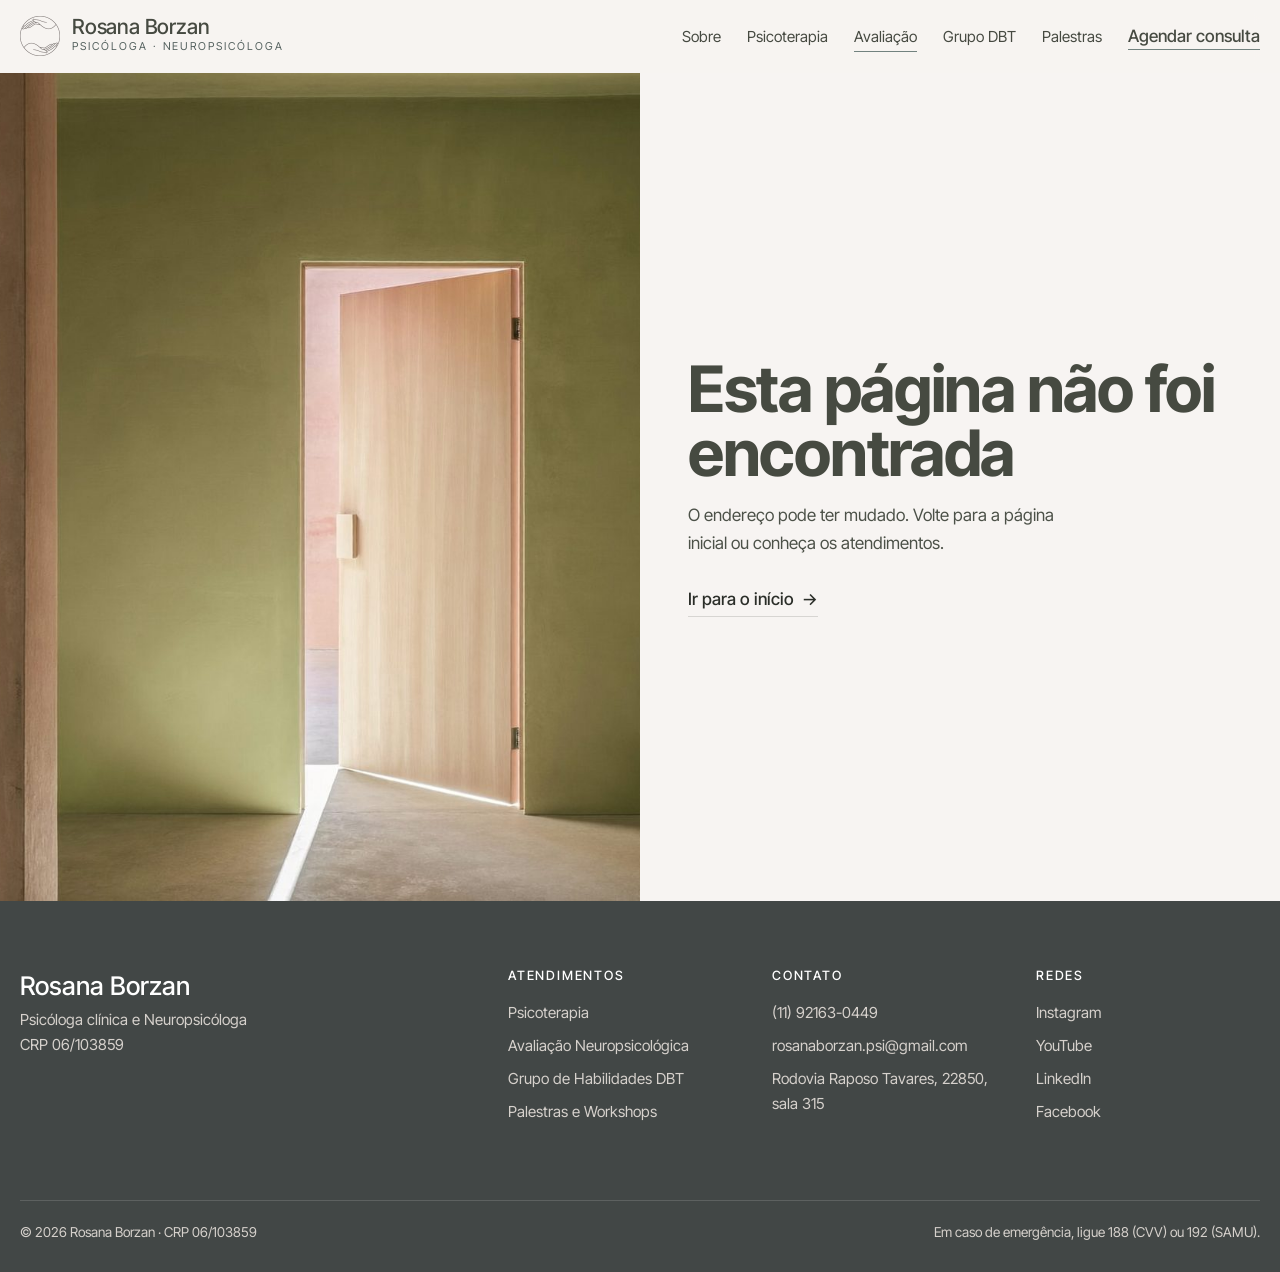
<file: avaliacao-neuropsicologica/index.html>
<!DOCTYPE html><html lang="pt-BR"><head><meta charSet="utf-8"/><meta name="viewport" content="width=device-width, initial-scale=1"/><link rel="preload" as="image" href="/assets/simbolo.png"/><link rel="preload" as="image" href="/assets/foto-avaliacao.jpg" fetchPriority="high"/><link rel="preload" as="image" href="/assets/icone-agenda-oliva.png"/><link rel="preload" as="image" href="/assets/icone-conversa-claro.png"/><link rel="preload" as="image" href="/assets/icone-email-claro.png"/><link rel="preload" as="image" href="/assets/icone-local-claro.png"/><link rel="stylesheet" href="/assets/styles-DAlV1lUR.css" data-precedence="default"/><link rel="stylesheet" href="https://api.fontshare.com/v2/css?f[]=cabinet-grotesk@500,700&amp;display=swap" data-precedence="default"/><link rel="stylesheet" href="https://fonts.googleapis.com/css2?family=Inter+Tight:wght@400;500&amp;display=swap" data-precedence="default"/><title>Avaliação Neuropsicológica em Cotia | Rosana Borzan</title><meta name="robots" content="noindex, nofollow"/><meta name="theme-color" content="#464A41"/><meta property="og:type" content="website"/><meta property="og:locale" content="pt_BR"/><meta name="twitter:card" content="summary_large_image"/><meta property="og:image:width" content="1200"/><meta property="og:image:height" content="630"/><meta name="twitter:image" content="https://rosana3.borzanti.com/assets/og-image.jpg"/><meta name="description" content="Avaliação neuropsicológica na Granja Viana, Cotia/SP: atenção, memória, linguagem e funções executivas. Apoio ao diagnóstico de TDAH, dislexia e outras condições."/><meta property="og:title" content="Avaliação Neuropsicológica em Cotia | Rosana Borzan"/><meta property="og:description" content="Avaliação neuropsicológica na Granja Viana, Cotia/SP: atenção, memória, linguagem e funções executivas. Apoio ao diagnóstico de TDAH, dislexia e outras condições."/><meta property="og:url" content="https://www.rosanaborzan.com.br/avaliacao-neuropsicologica"/><meta property="og:image" content="https://rosana3.borzanti.com/assets/og-image.jpg"/><link rel="modulepreload" href="/assets/index-x51pv7gh.js"/><link rel="modulepreload" href="/assets/avaliacao-neuropsicologica-DlobDnRz.js"/><link rel="modulepreload" href="/assets/page-CaWD3Rk3.js"/><link rel="canonical" href="https://www.rosanaborzan.com.br"/><link rel="icon" href="/favicon.ico" sizes="any"/><link rel="icon" type="image/png" sizes="32x32" href="/favicon-32.png"/><link rel="icon" type="image/png" sizes="16x16" href="/favicon-16.png"/><link rel="apple-touch-icon" href="/apple-touch-icon.png"/><link rel="manifest" href="/site.webmanifest"/><link rel="preconnect" href="https://fonts.googleapis.com"/><link rel="preconnect" href="https://fonts.gstatic.com" crossorigin="anonymous"/><link rel="canonical" href="https://www.rosanaborzan.com.br/avaliacao-neuropsicologica"/><script type="application/ld+json">{"@context":"https://schema.org","@graph":[{"@type":"Person","@id":"https://www.rosanaborzan.com.br/#rosana","name":"Rosana Borzan","jobTitle":"Psicóloga clínica e Neuropsicóloga","identifier":"CRP 06/103859","url":"https://www.rosanaborzan.com.br","image":"https://rosana3.borzanti.com/assets/rosana-retrato.jpg","knowsAbout":["Terapia do Esquema","Terapia Comportamental Dialética (DBT)","Terapia Cognitivo-Comportamental (TCC)","Avaliação Neuropsicológica","Prática Baseada em Evidências","Terapia de Casal"]},{"@type":"MedicalBusiness","name":"Rosana Borzan, Psicóloga e Neuropsicóloga","url":"https://www.rosanaborzan.com.br","telephone":"+5511921630449","email":"rosanaborzan.psi@gmail.com","founder":{"@id":"https://www.rosanaborzan.com.br/#rosana"},"address":{"@type":"PostalAddress","streetAddress":"Rodovia Raposo Tavares, 22850, sala 315 (Vianna Espaços Modulares)","postalCode":"06709-015","addressLocality":"Cotia","addressRegion":"SP","addressCountry":"BR"},"areaServed":["Granja Viana","Cotia","São Paulo","Brasil (online)"]}]}</script></head><body class="rb rb--light"><!--$--><header class="nav"><a class="skip" href="#conteudo">Pular para o conteúdo</a><div class="wrap"><a aria-label="Rosana Borzan, página inicial" href="/" class="brand"><img src="/assets/simbolo.png" alt="" width="40" height="40"/><span><b>Rosana Borzan</b><small>Psicóloga · Neuropsicóloga</small></span></a><button class="menu-btn" aria-expanded="false" aria-controls="menu">Menu</button><ul id="menu" data-open="false"><li><a href="/sobre" class="nav-link">Sobre</a></li><li><a href="/psicoterapia" class="nav-link">Psicoterapia</a></li><li><a class="nav-link active" href="/avaliacao-neuropsicologica" data-status="active" aria-current="page">Avaliação</a></li><li><a href="/grupo-dbt" class="nav-link">Grupo DBT</a></li><li><a href="/palestras" class="nav-link">Palestras</a></li><li><a class="nav-cta" href="https://wa.me/5511921630449?text=Ol%C3%A1%2C%20Dra.%20Rosana!%20Gostaria%20de%20agendar%20uma%20consulta." target="_blank" rel="noopener">Agendar consulta</a></li></ul></div></header><main id="conteudo"><section class="page-hero"><img src="/assets/foto-avaliacao.jpg" alt="Rosana Borzan, de óculos, fazendo anotações no consultório" width="2048" height="1152" fetchPriority="high"/><div class="wrap"><nav class="crumb" aria-label="Você está em"><a href="/">Início</a> / <!-- -->Avaliação Neuropsicológica</nav><h1 class="rise">Avaliação Neuropsicológica</h1><p class="rise rise-2">Uma investigação cuidadosa do funcionamento cognitivo e comportamental, para esclarecer dúvidas diagnósticas e orientar o tratamento.</p></div></section><section class="page-body"><div class="wrap"><div class="prose"><h2>O que é</h2><p>A avaliação investiga atenção, memória, linguagem, funções executivas e habilidades visuoespaciais. Por meio de entrevistas, testes e escalas padronizadas, identifica dificuldades e pontos fortes de cada pessoa.</p><p>O resultado ajuda a esclarecer diagnósticos, como TDAH e dislexia, e traz recomendações práticas para o tratamento, a escola, o trabalho e a família.</p><h2>Quando é indicada</h2><ul class="ruled"><li><b>Suspeita de TDAH</b> em crianças, adolescentes ou adultos.</li><li><b>Dificuldades de aprendizagem</b>, como dislexia, ou queda no rendimento escolar.</li><li><b>Queixas de memória</b>, esquecimentos frequentes ou suspeita de declínio cognitivo.</li><li><b>Concentração, organização ou planejamento</b> que atrapalham o dia a dia.</li><li><b>Alterações após AVC ou traumatismo</b>, ou outras condições neurológicas.</li><li><b>Diagnóstico diferencial</b> solicitado por psiquiatra, neurologista ou pediatra.</li></ul><h2>Etapas</h2><div class="steps-row"><div><strong>01</strong><b>Entrevista inicial</b><p>Anamnese sobre a história, as queixas e os objetivos.</p></div><div><strong>02</strong><b>Testes e escalas</b><p>Instrumentos padronizados e aprovados para psicólogos.</p></div><div><strong>03</strong><b>Análise integrada</b><p>Resultados cruzados com a história clínica.</p></div><div><strong>04</strong><b>Devolutiva</b><p>Explicação dos resultados e documento com recomendações.</p></div></div></div><aside class="aside"><img class="icon" src="/assets/icone-agenda-oliva.png" alt="" width="24" height="24" aria-hidden="true"/><h3>Agende sua avaliação</h3><p>Tire dúvidas sobre o processo, os prazos e os documentos necessários.</p><a class="split-cta" href="https://wa.me/5511921630449?text=Ol%C3%A1%2C%20Dra.%20Rosana!%20Gostaria%20de%20informa%C3%A7%C3%B5es%20sobre%20a%20avalia%C3%A7%C3%A3o%20neuropsicol%C3%B3gica." target="_blank" rel="noopener"><span class="over">Falar com a Dra.</span><span class="under" aria-hidden="true"><svg viewBox="0 0 24 24" fill="currentColor" aria-hidden="true"><path d="M12 2a10 10 0 0 0-8.6 15.1L2 22l5-1.3A10 10 0 1 0 12 2Zm0 18.2c-1.5 0-3-.4-4.3-1.2l-.3-.2-3 .8.8-2.9-.2-.3A8.2 8.2 0 1 1 12 20.2Zm4.5-6.1c-.2-.1-1.5-.7-1.7-.8-.2-.1-.4-.1-.6.1l-.8 1c-.1.2-.3.2-.5.1a6.7 6.7 0 0 1-3.3-2.9c-.3-.4.3-.4.7-1.3.1-.2 0-.3 0-.4l-.8-1.8c-.2-.5-.4-.4-.6-.4h-.5a1 1 0 0 0-.7.3c-.2.3-.9.9-.9 2.2s.9 2.5 1 2.7c.1.2 1.8 2.8 4.4 3.9 1.6.7 2.3.8 3.1.6.5-.1 1.5-.6 1.7-1.2.2-.6.2-1.1.2-1.2-.1-.1-.3-.2-.5-.3Z"></path></svg> WhatsApp</span></a><small>Rosana Borzan · <!-- -->CRP 06/103859</small></aside></div></section><section class="contact" id="contato" aria-labelledby="contato-titulo"><div class="wrap"><div><span class="eyebrow">Contato</span><h2 id="contato-titulo">Será um prazer te acolher</h2><p class="contact-lead">Envie uma mensagem para tirar dúvidas ou agendar sua consulta. O retorno é feito pessoalmente.</p><ul class="contact-list"><li><img class="icon" src="/assets/icone-conversa-claro.png" alt="" width="24" height="24" aria-hidden="true"/><b>WhatsApp</b><a href="https://wa.me/5511921630449?text=Ol%C3%A1%2C%20Dra.%20Rosana!%20Gostaria%20de%20agendar%20uma%20consulta." target="_blank" rel="noopener">(11) 92163-0449</a></li><li><img class="icon" src="/assets/icone-email-claro.png" alt="" width="24" height="24" aria-hidden="true"/><b>E-mail</b><a href="mailto:rosanaborzan.psi@gmail.com">rosanaborzan.psi@gmail.com</a></li><li><img class="icon" src="/assets/icone-local-claro.png" alt="" width="24" height="24" aria-hidden="true"/><b>Consultório</b><span>Rodovia Raposo Tavares, 22850, sala 315<!-- -->, <!-- -->Granja Viana, Cotia/SP</span></li></ul></div><form class="form" noValidate=""><h3>Fale comigo pelo WhatsApp</h3><p class="hint">Preencha e sua mensagem abre pronta no WhatsApp. Nenhum dado fica guardado no site.</p><div class="field"><label for="nome">Seu nome</label><input id="nome" autoComplete="name" name="nome"/></div><div class="field"><label for="assunto">Assunto</label><select id="assunto" name="assunto"><option>Psicoterapia individual</option><option selected="">Avaliação Neuropsicológica</option><option>Grupo de Habilidades DBT</option><option>Palestras e Workshops</option><option>Outro assunto</option></select></div><div class="field"><label for="modalidade">Preferência</label><select id="modalidade" name="modalidade"><option value="" selected="">Sem preferência</option><option>Presencial</option><option>Online</option></select></div><div class="field"><label for="mensagem">Mensagem (opcional)</label><textarea id="mensagem" name="mensagem"></textarea></div><button class="band-cta" type="submit"><span>Enviar pelo WhatsApp</span><span aria-hidden="true">→</span></button></form></div></section></main><footer class="footer"><div class="wrap"><div><p style="font-family:var(--display);font-size:1.6rem;color:#fff;font-weight:500">Rosana Borzan</p><p>Psicóloga clínica e Neuropsicóloga</p><p>CRP 06/103859</p></div><div><h4>Atendimentos</h4><ul><li><a href="/psicoterapia">Psicoterapia</a></li><li><a class="active" href="/avaliacao-neuropsicologica" data-status="active" aria-current="page">Avaliação Neuropsicológica</a></li><li><a href="/grupo-dbt">Grupo de Habilidades DBT</a></li><li><a href="/palestras">Palestras e Workshops</a></li></ul></div><div><h4>Contato</h4><ul><li><a href="https://wa.me/5511921630449?text=Ol%C3%A1%2C%20Dra.%20Rosana!%20Gostaria%20de%20agendar%20uma%20consulta." target="_blank" rel="noopener">(11) 92163-0449</a></li><li><a href="mailto:rosanaborzan.psi@gmail.com">rosanaborzan.psi@gmail.com</a></li><li><a href="https://www.google.com/maps/search/?api=1&amp;query=Rosana+Borzan+Psic%C3%B3loga+Rodovia+Raposo+Tavares+22850+Cotia+SP" target="_blank" rel="noopener">Rodovia Raposo Tavares, 22850, sala 315</a></li></ul></div><div><h4>Redes</h4><ul><li><a href="https://instagram.com/rosanaborzan.psi" target="_blank" rel="noopener">Instagram</a></li><li><a href="https://www.youtube.com/@rosanaborzan-psi" target="_blank" rel="noopener">YouTube</a></li><li><a href="https://www.linkedin.com/in/rosana-borzan-b3a8b321/" target="_blank" rel="noopener">LinkedIn</a></li><li><a href="https://www.facebook.com/rosanaborzan.psi" target="_blank" rel="noopener">Facebook</a></li></ul></div><div class="footer-bottom"><span>© 2026 Rosana Borzan · <!-- -->CRP 06/103859</span><span>Em caso de emergência, ligue 188 (CVV) ou 192 (SAMU).</span></div></div></footer><a class="wa-fab" href="https://wa.me/5511921630449?text=Ol%C3%A1%2C%20Dra.%20Rosana!%20Gostaria%20de%20agendar%20uma%20consulta." target="_blank" rel="noopener" aria-label="Conversar pelo WhatsApp"><svg viewBox="0 0 24 24" fill="currentColor" aria-hidden="true"><path d="M12 2a10 10 0 0 0-8.6 15.1L2 22l5-1.3A10 10 0 1 0 12 2Zm0 18.2c-1.5 0-3-.4-4.3-1.2l-.3-.2-3 .8.8-2.9-.2-.3A8.2 8.2 0 1 1 12 20.2Zm4.5-6.1c-.2-.1-1.5-.7-1.7-.8-.2-.1-.4-.1-.6.1l-.8 1c-.1.2-.3.2-.5.1a6.7 6.7 0 0 1-3.3-2.9c-.3-.4.3-.4.7-1.3.1-.2 0-.3 0-.4l-.8-1.8c-.2-.5-.4-.4-.6-.4h-.5a1 1 0 0 0-.7.3c-.2.3-.9.9-.9 2.2s.9 2.5 1 2.7c.1.2 1.8 2.8 4.4 3.9 1.6.7 2.3.8 3.1.6.5-.1 1.5-.6 1.7-1.2.2-.6.2-1.1.2-1.2-.1-.1-.3-.2-.5-.3Z"></path></svg></a><script>(function(a,f){let l;try{l=JSON.parse(sessionStorage.getItem(a)||"{}")}catch{return}const n=l?.[f||history.state?.__TSR_key];let c=!1;for(const t in n){const e=n[t],o=e?.scrollX,s=e?.scrollY;if(Number.isFinite(o)&&Number.isFinite(s)){if(t==="window")scrollTo(o,s),c=!0;else if(t)try{const r=document.querySelector(t);r&&(r.scrollLeft=o,r.scrollTop=s)}catch{}}}if(c)return;const i=location.hash.slice(1);if(i){const t=history.state?.__hashScrollIntoViewOptions??!0;if(t){const e=document.getElementById(i);e&&e.scrollIntoView(t)}return}scrollTo(0,0)})("tsr-scroll-restoration-v1_3");document.currentScript.remove()</script><!--/$--><script class="$tsr" id="$tsr-stream-barrier">(self.$R=self.$R||{})["tsr"]=[];self.$_TSR={h(){this.hydrated=!0,this.c()},e(){this.streamEnded=!0,this.c()},c(){this.hydrated&&this.streamEnded&&(delete self.$_TSR,delete self.$R.tsr)},p(e){this.initialized?e():this.buffer.push(e)},buffer:[]};$_TSR.router=($R=>$R[0]={manifest:$R[1]={routes:$R[2]={__root__:$R[3]={preloads:$R[4]=["/assets/index-x51pv7gh.js"],scripts:$R[5]=[$R[6]={attrs:$R[7]={type:"module",async:!0,src:"/assets/index-x51pv7gh.js"}}]},"/avaliacao-neuropsicologica":$R[8]={preloads:$R[9]=["/assets/avaliacao-neuropsicologica-DlobDnRz.js","/assets/page-CaWD3Rk3.js"]}}},matches:$R[10]=[$R[11]={i:"__root__ ",u:1794450552638,s:"success",ssr:!0},$R[12]={i:" avaliacao-neuropsicologica avaliacao-neuropsicologica",u:1794450552638,s:"success",ssr:!0}],lastMatchId:" avaliacao-neuropsicologica avaliacao-neuropsicologica"})($R["tsr"]);$_TSR.e();document.currentScript.remove()</script><script type="module" async="" src="/assets/index-x51pv7gh.js"></script></body></html>
</file>
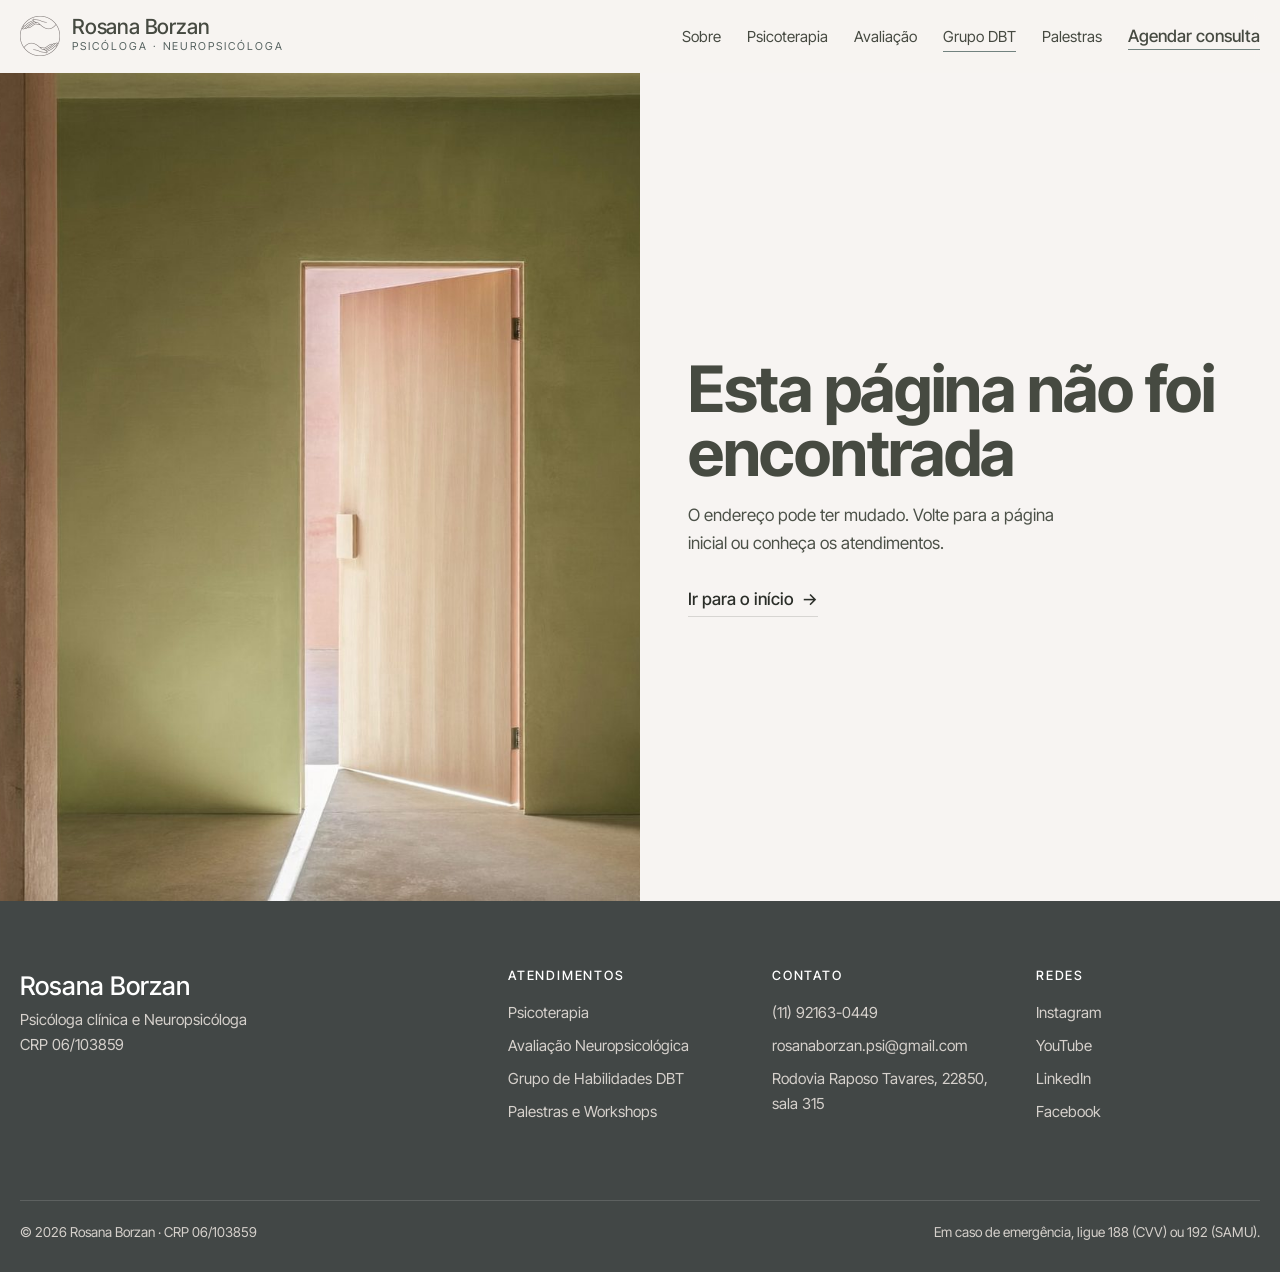
<file: grupo-dbt/index.html>
<!DOCTYPE html><html lang="pt-BR"><head><meta charSet="utf-8"/><meta name="viewport" content="width=device-width, initial-scale=1"/><link rel="preload" as="image" href="/assets/simbolo.png"/><link rel="preload" as="image" href="/assets/foto-dbt.jpg" fetchPriority="high"/><link rel="preload" as="image" href="/assets/icone-agenda-oliva.png"/><link rel="preload" as="image" href="/assets/icone-conversa-claro.png"/><link rel="preload" as="image" href="/assets/icone-email-claro.png"/><link rel="preload" as="image" href="/assets/icone-local-claro.png"/><link rel="stylesheet" href="/assets/styles-DAlV1lUR.css" data-precedence="default"/><link rel="stylesheet" href="https://api.fontshare.com/v2/css?f[]=cabinet-grotesk@500,700&amp;display=swap" data-precedence="default"/><link rel="stylesheet" href="https://fonts.googleapis.com/css2?family=Inter+Tight:wght@400;500&amp;display=swap" data-precedence="default"/><title>Grupo de Habilidades DBT online | Rosana Borzan</title><meta name="robots" content="noindex, nofollow"/><meta name="theme-color" content="#464A41"/><meta property="og:type" content="website"/><meta property="og:locale" content="pt_BR"/><meta name="twitter:card" content="summary_large_image"/><meta property="og:image:width" content="1200"/><meta property="og:image:height" content="630"/><meta name="twitter:image" content="https://rosana3.borzanti.com/assets/og-image.jpg"/><meta name="description" content="Grupo online de Treinamento de Habilidades em DBT: regulação emocional, tolerância ao mal-estar, mindfulness e efetividade interpessoal. 24 encontros, vagas limitadas."/><meta property="og:title" content="Grupo de Habilidades DBT online | Rosana Borzan"/><meta property="og:description" content="Grupo online de Treinamento de Habilidades em DBT: regulação emocional, tolerância ao mal-estar, mindfulness e efetividade interpessoal. 24 encontros, vagas limitadas."/><meta property="og:url" content="https://www.rosanaborzan.com.br/grupo-dbt"/><meta property="og:image" content="https://rosana3.borzanti.com/assets/og-image.jpg"/><link rel="modulepreload" href="/assets/index-x51pv7gh.js"/><link rel="modulepreload" href="/assets/grupo-dbt-C-f-ETSa.js"/><link rel="modulepreload" href="/assets/page-CaWD3Rk3.js"/><link rel="canonical" href="https://www.rosanaborzan.com.br"/><link rel="icon" href="/favicon.ico" sizes="any"/><link rel="icon" type="image/png" sizes="32x32" href="/favicon-32.png"/><link rel="icon" type="image/png" sizes="16x16" href="/favicon-16.png"/><link rel="apple-touch-icon" href="/apple-touch-icon.png"/><link rel="manifest" href="/site.webmanifest"/><link rel="preconnect" href="https://fonts.googleapis.com"/><link rel="preconnect" href="https://fonts.gstatic.com" crossorigin="anonymous"/><link rel="canonical" href="https://www.rosanaborzan.com.br/grupo-dbt"/><script type="application/ld+json">{"@context":"https://schema.org","@graph":[{"@type":"Person","@id":"https://www.rosanaborzan.com.br/#rosana","name":"Rosana Borzan","jobTitle":"Psicóloga clínica e Neuropsicóloga","identifier":"CRP 06/103859","url":"https://www.rosanaborzan.com.br","image":"https://rosana3.borzanti.com/assets/rosana-retrato.jpg","knowsAbout":["Terapia do Esquema","Terapia Comportamental Dialética (DBT)","Terapia Cognitivo-Comportamental (TCC)","Avaliação Neuropsicológica","Prática Baseada em Evidências","Terapia de Casal"]},{"@type":"MedicalBusiness","name":"Rosana Borzan, Psicóloga e Neuropsicóloga","url":"https://www.rosanaborzan.com.br","telephone":"+5511921630449","email":"rosanaborzan.psi@gmail.com","founder":{"@id":"https://www.rosanaborzan.com.br/#rosana"},"address":{"@type":"PostalAddress","streetAddress":"Rodovia Raposo Tavares, 22850, sala 315 (Vianna Espaços Modulares)","postalCode":"06709-015","addressLocality":"Cotia","addressRegion":"SP","addressCountry":"BR"},"areaServed":["Granja Viana","Cotia","São Paulo","Brasil (online)"]}]}</script></head><body class="rb rb--light"><!--$--><header class="nav"><a class="skip" href="#conteudo">Pular para o conteúdo</a><div class="wrap"><a aria-label="Rosana Borzan, página inicial" href="/" class="brand"><img src="/assets/simbolo.png" alt="" width="40" height="40"/><span><b>Rosana Borzan</b><small>Psicóloga · Neuropsicóloga</small></span></a><button class="menu-btn" aria-expanded="false" aria-controls="menu">Menu</button><ul id="menu" data-open="false"><li><a href="/sobre" class="nav-link">Sobre</a></li><li><a href="/psicoterapia" class="nav-link">Psicoterapia</a></li><li><a href="/avaliacao-neuropsicologica" class="nav-link">Avaliação</a></li><li><a class="nav-link active" href="/grupo-dbt" data-status="active" aria-current="page">Grupo DBT</a></li><li><a href="/palestras" class="nav-link">Palestras</a></li><li><a class="nav-cta" href="https://wa.me/5511921630449?text=Ol%C3%A1%2C%20Dra.%20Rosana!%20Gostaria%20de%20agendar%20uma%20consulta." target="_blank" rel="noopener">Agendar consulta</a></li></ul></div></header><main id="conteudo"><section class="page-hero"><img src="/assets/foto-dbt.jpg" alt="Rosana Borzan no notebook, no consultório" width="2048" height="1152" fetchPriority="high"/><div class="wrap"><nav class="crumb" aria-label="Você está em"><a href="/">Início</a> / <!-- -->Grupo DBT</nav><h1 class="rise">Grupo de Habilidades DBT</h1><p class="rise rise-2">Uma abordagem científica para quem enfrenta emoções intensas: aprender e praticar habilidades para uma vida com mais sentido.</p></div></section><section class="page-body"><div class="wrap"><div class="prose"><h2>A turma</h2><div class="facts"><div><span>Dia</span><b>Segundas-feiras</b></div><div><span>Horário</span><b>19h às 20h30</b></div><div><span>Formato</span><b>Online (Google Meet)</b></div><div><span>Duração</span><b>6 meses, 24 encontros</b></div><div><span>Turma</span><b>Até 10 participantes</b></div><div><span>Investimento</span><b>A consultar</b></div></div><h2>Para quem é</h2><ul class="ruled"><li><b>Transtorno de Personalidade Borderline:</b> emoções intensas e instáveis e sensação de vazio.</li><li><b>Comportamentos alimentares compulsivos</b> ligados às emoções.</li><li><b>Mulheres com sobrecarga emocional</b> e dificuldade em priorizar o autocuidado.</li><li><b>Desregulação emocional intensa</b>, impulsividade e explosões emocionais.</li><li><b>Familiares</b> de pessoas com transtornos emocionais.</li></ul><h2>Módulos</h2><ul class="ruled"><li><b>Mindfulness:</b> atenção plena ao momento presente, com mais aceitação das emoções.</li><li><b>Regulação emocional:</b> reconhecer, compreender e manejar emoções.</li><li><b>Tolerância ao mal-estar:</b> atravessar crises sem agravar os problemas.</li><li><b>Efetividade interpessoal:</b> limites, comunicação e vínculos mais saudáveis.</li></ul><h2>Quem conduz</h2><div class="team"><div><img src="/assets/rosana-avatar.jpg" alt="Rosana Borzan" width="110" height="110" loading="lazy"/><p><b>Rosana Borzan</b><small>Psicóloga e Neuropsicóloga · CRP 06/103859</small>Formação em DBT, Terapia do Esquema e Neurociência/Psicologia Positiva.</p></div><div><img src="/assets/irlania-ribeiro.jpg" alt="Irlania Ribeiro" width="110" height="110" loading="lazy"/><p><b>Irlania Ribeiro</b><small>Psicóloga Clínica · CRP 05/70251</small>Especialista em Terapia Cognitivo-Comportamental Contextual. Formação em DBT.</p></div></div></div><aside class="aside"><img class="icon" src="/assets/icone-agenda-oliva.png" alt="" width="24" height="24" aria-hidden="true"/><h3>Vagas limitadas</h3><p>Até 10 participantes por turma. Consulte as próximas datas e o investimento.</p><a class="split-cta" href="https://wa.me/5511921630449?text=Ol%C3%A1!%20Gostaria%20de%20saber%20sobre%20as%20turmas%20do%20Grupo%20DBT." target="_blank" rel="noopener"><span class="over">Ver turmas</span><span class="under" aria-hidden="true"><svg viewBox="0 0 24 24" fill="currentColor" aria-hidden="true"><path d="M12 2a10 10 0 0 0-8.6 15.1L2 22l5-1.3A10 10 0 1 0 12 2Zm0 18.2c-1.5 0-3-.4-4.3-1.2l-.3-.2-3 .8.8-2.9-.2-.3A8.2 8.2 0 1 1 12 20.2Zm4.5-6.1c-.2-.1-1.5-.7-1.7-.8-.2-.1-.4-.1-.6.1l-.8 1c-.1.2-.3.2-.5.1a6.7 6.7 0 0 1-3.3-2.9c-.3-.4.3-.4.7-1.3.1-.2 0-.3 0-.4l-.8-1.8c-.2-.5-.4-.4-.6-.4h-.5a1 1 0 0 0-.7.3c-.2.3-.9.9-.9 2.2s.9 2.5 1 2.7c.1.2 1.8 2.8 4.4 3.9 1.6.7 2.3.8 3.1.6.5-.1 1.5-.6 1.7-1.2.2-.6.2-1.1.2-1.2-.1-.1-.3-.2-.5-.3Z"></path></svg> WhatsApp</span></a><small>Rosana Borzan · <!-- -->CRP 06/103859</small></aside></div></section><section class="contact" id="contato" aria-labelledby="contato-titulo"><div class="wrap"><div><span class="eyebrow">Contato</span><h2 id="contato-titulo">Será um prazer te acolher</h2><p class="contact-lead">Envie uma mensagem para tirar dúvidas ou agendar sua consulta. O retorno é feito pessoalmente.</p><ul class="contact-list"><li><img class="icon" src="/assets/icone-conversa-claro.png" alt="" width="24" height="24" aria-hidden="true"/><b>WhatsApp</b><a href="https://wa.me/5511921630449?text=Ol%C3%A1%2C%20Dra.%20Rosana!%20Gostaria%20de%20agendar%20uma%20consulta." target="_blank" rel="noopener">(11) 92163-0449</a></li><li><img class="icon" src="/assets/icone-email-claro.png" alt="" width="24" height="24" aria-hidden="true"/><b>E-mail</b><a href="mailto:rosanaborzan.psi@gmail.com">rosanaborzan.psi@gmail.com</a></li><li><img class="icon" src="/assets/icone-local-claro.png" alt="" width="24" height="24" aria-hidden="true"/><b>Consultório</b><span>Rodovia Raposo Tavares, 22850, sala 315<!-- -->, <!-- -->Granja Viana, Cotia/SP</span></li></ul></div><form class="form" noValidate=""><h3>Fale comigo pelo WhatsApp</h3><p class="hint">Preencha e sua mensagem abre pronta no WhatsApp. Nenhum dado fica guardado no site.</p><div class="field"><label for="nome">Seu nome</label><input id="nome" autoComplete="name" name="nome"/></div><div class="field"><label for="assunto">Assunto</label><select id="assunto" name="assunto"><option>Psicoterapia individual</option><option>Avaliação Neuropsicológica</option><option selected="">Grupo de Habilidades DBT</option><option>Palestras e Workshops</option><option>Outro assunto</option></select></div><div class="field"><label for="modalidade">Preferência</label><select id="modalidade" name="modalidade"><option value="" selected="">Sem preferência</option><option>Presencial</option><option>Online</option></select></div><div class="field"><label for="mensagem">Mensagem (opcional)</label><textarea id="mensagem" name="mensagem"></textarea></div><button class="band-cta" type="submit"><span>Enviar pelo WhatsApp</span><span aria-hidden="true">→</span></button></form></div></section></main><footer class="footer"><div class="wrap"><div><p style="font-family:var(--display);font-size:1.6rem;color:#fff;font-weight:500">Rosana Borzan</p><p>Psicóloga clínica e Neuropsicóloga</p><p>CRP 06/103859</p></div><div><h4>Atendimentos</h4><ul><li><a href="/psicoterapia">Psicoterapia</a></li><li><a href="/avaliacao-neuropsicologica">Avaliação Neuropsicológica</a></li><li><a class="active" href="/grupo-dbt" data-status="active" aria-current="page">Grupo de Habilidades DBT</a></li><li><a href="/palestras">Palestras e Workshops</a></li></ul></div><div><h4>Contato</h4><ul><li><a href="https://wa.me/5511921630449?text=Ol%C3%A1%2C%20Dra.%20Rosana!%20Gostaria%20de%20agendar%20uma%20consulta." target="_blank" rel="noopener">(11) 92163-0449</a></li><li><a href="mailto:rosanaborzan.psi@gmail.com">rosanaborzan.psi@gmail.com</a></li><li><a href="https://www.google.com/maps/search/?api=1&amp;query=Rosana+Borzan+Psic%C3%B3loga+Rodovia+Raposo+Tavares+22850+Cotia+SP" target="_blank" rel="noopener">Rodovia Raposo Tavares, 22850, sala 315</a></li></ul></div><div><h4>Redes</h4><ul><li><a href="https://instagram.com/rosanaborzan.psi" target="_blank" rel="noopener">Instagram</a></li><li><a href="https://www.youtube.com/@rosanaborzan-psi" target="_blank" rel="noopener">YouTube</a></li><li><a href="https://www.linkedin.com/in/rosana-borzan-b3a8b321/" target="_blank" rel="noopener">LinkedIn</a></li><li><a href="https://www.facebook.com/rosanaborzan.psi" target="_blank" rel="noopener">Facebook</a></li></ul></div><div class="footer-bottom"><span>© 2026 Rosana Borzan · <!-- -->CRP 06/103859</span><span>Em caso de emergência, ligue 188 (CVV) ou 192 (SAMU).</span></div></div></footer><a class="wa-fab" href="https://wa.me/5511921630449?text=Ol%C3%A1%2C%20Dra.%20Rosana!%20Gostaria%20de%20agendar%20uma%20consulta." target="_blank" rel="noopener" aria-label="Conversar pelo WhatsApp"><svg viewBox="0 0 24 24" fill="currentColor" aria-hidden="true"><path d="M12 2a10 10 0 0 0-8.6 15.1L2 22l5-1.3A10 10 0 1 0 12 2Zm0 18.2c-1.5 0-3-.4-4.3-1.2l-.3-.2-3 .8.8-2.9-.2-.3A8.2 8.2 0 1 1 12 20.2Zm4.5-6.1c-.2-.1-1.5-.7-1.7-.8-.2-.1-.4-.1-.6.1l-.8 1c-.1.2-.3.2-.5.1a6.7 6.7 0 0 1-3.3-2.9c-.3-.4.3-.4.7-1.3.1-.2 0-.3 0-.4l-.8-1.8c-.2-.5-.4-.4-.6-.4h-.5a1 1 0 0 0-.7.3c-.2.3-.9.9-.9 2.2s.9 2.5 1 2.7c.1.2 1.8 2.8 4.4 3.9 1.6.7 2.3.8 3.1.6.5-.1 1.5-.6 1.7-1.2.2-.6.2-1.1.2-1.2-.1-.1-.3-.2-.5-.3Z"></path></svg></a><script>(function(a,f){let l;try{l=JSON.parse(sessionStorage.getItem(a)||"{}")}catch{return}const n=l?.[f||history.state?.__TSR_key];let c=!1;for(const t in n){const e=n[t],o=e?.scrollX,s=e?.scrollY;if(Number.isFinite(o)&&Number.isFinite(s)){if(t==="window")scrollTo(o,s),c=!0;else if(t)try{const r=document.querySelector(t);r&&(r.scrollLeft=o,r.scrollTop=s)}catch{}}}if(c)return;const i=location.hash.slice(1);if(i){const t=history.state?.__hashScrollIntoViewOptions??!0;if(t){const e=document.getElementById(i);e&&e.scrollIntoView(t)}return}scrollTo(0,0)})("tsr-scroll-restoration-v1_3");document.currentScript.remove()</script><!--/$--><script class="$tsr" id="$tsr-stream-barrier">(self.$R=self.$R||{})["tsr"]=[];self.$_TSR={h(){this.hydrated=!0,this.c()},e(){this.streamEnded=!0,this.c()},c(){this.hydrated&&this.streamEnded&&(delete self.$_TSR,delete self.$R.tsr)},p(e){this.initialized?e():this.buffer.push(e)},buffer:[]};$_TSR.router=($R=>$R[0]={manifest:$R[1]={routes:$R[2]={__root__:$R[3]={preloads:$R[4]=["/assets/index-x51pv7gh.js"],scripts:$R[5]=[$R[6]={attrs:$R[7]={type:"module",async:!0,src:"/assets/index-x51pv7gh.js"}}]},"/grupo-dbt":$R[8]={preloads:$R[9]=["/assets/grupo-dbt-C-f-ETSa.js","/assets/page-CaWD3Rk3.js"]}}},matches:$R[10]=[$R[11]={i:"__root__ ",u:1794450552637,s:"success",ssr:!0},$R[12]={i:" grupo-dbt grupo-dbt",u:1794450552638,s:"success",ssr:!0}],lastMatchId:" grupo-dbt grupo-dbt"})($R["tsr"]);$_TSR.e();document.currentScript.remove()</script><script type="module" async="" src="/assets/index-x51pv7gh.js"></script></body></html>
</file>
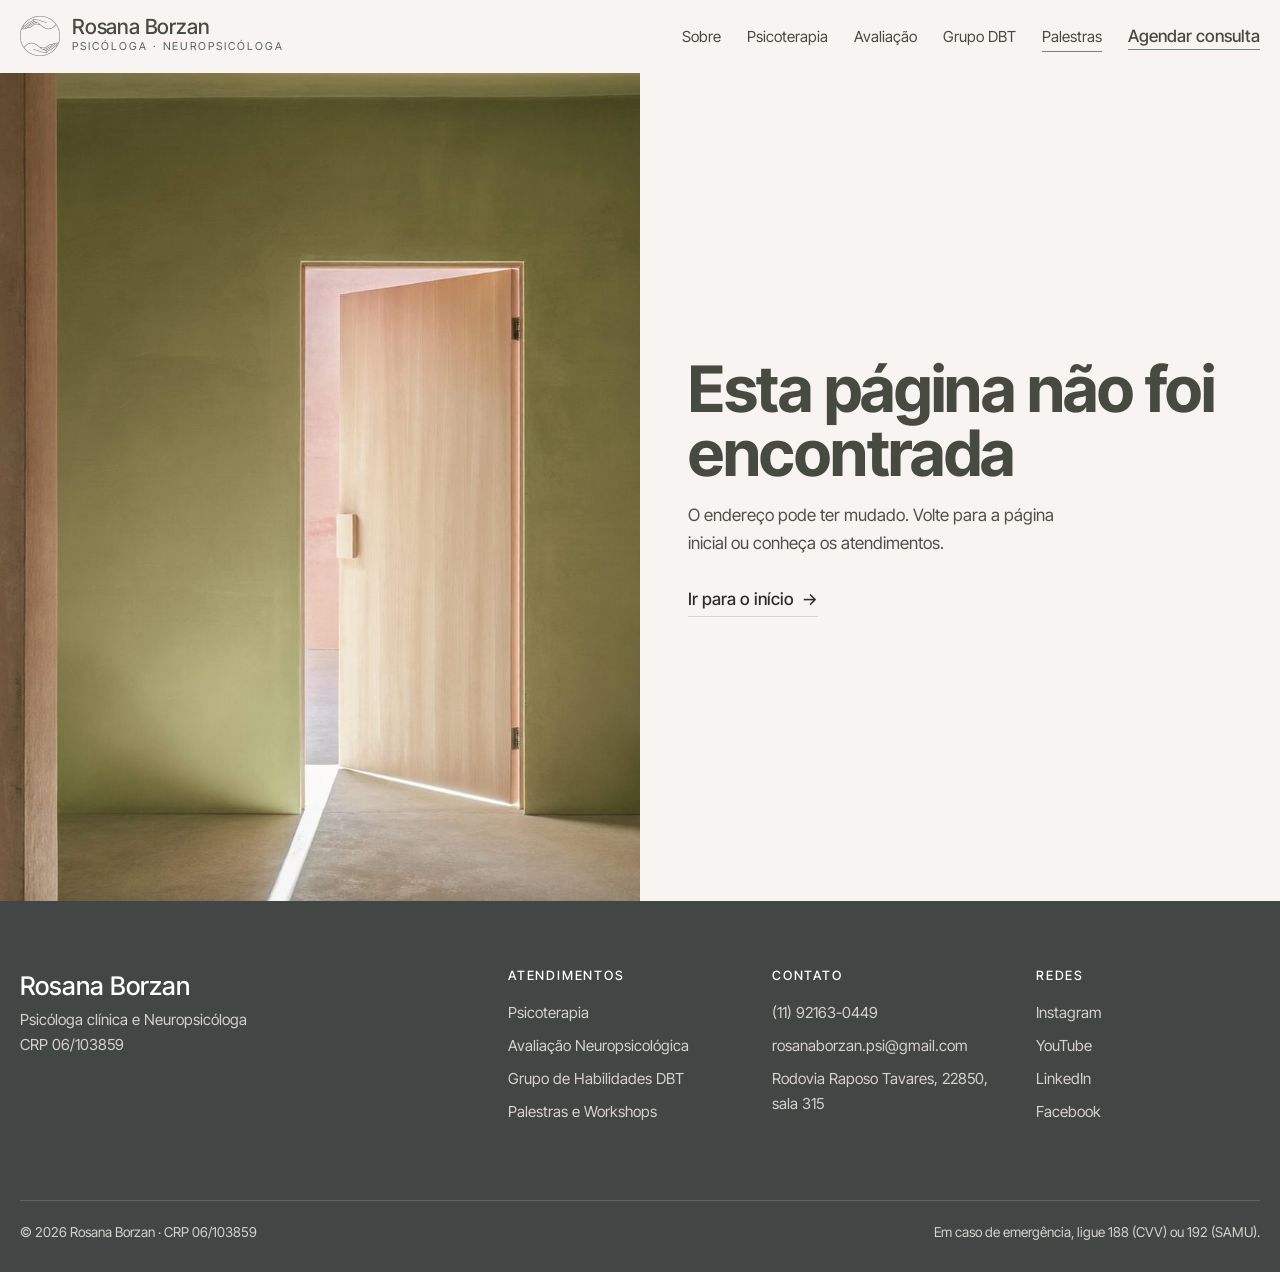
<file: palestras/index.html>
<!DOCTYPE html><html lang="pt-BR"><head><meta charSet="utf-8"/><meta name="viewport" content="width=device-width, initial-scale=1"/><link rel="preload" as="image" href="/assets/simbolo.png"/><link rel="preload" as="image" href="/assets/foto-palestras.jpg" fetchPriority="high"/><link rel="preload" as="image" href="/assets/icone-agenda-oliva.png"/><link rel="preload" as="image" href="/assets/icone-conversa-claro.png"/><link rel="preload" as="image" href="/assets/icone-email-claro.png"/><link rel="preload" as="image" href="/assets/icone-local-claro.png"/><link rel="stylesheet" href="/assets/styles-DAlV1lUR.css" data-precedence="default"/><link rel="stylesheet" href="https://api.fontshare.com/v2/css?f[]=cabinet-grotesk@500,700&amp;display=swap" data-precedence="default"/><link rel="stylesheet" href="https://fonts.googleapis.com/css2?family=Inter+Tight:wght@400;500&amp;display=swap" data-precedence="default"/><title>Palestras e Workshops de Saúde Mental | Rosana Borzan</title><meta name="robots" content="noindex, nofollow"/><meta name="theme-color" content="#464A41"/><meta property="og:type" content="website"/><meta property="og:locale" content="pt_BR"/><meta name="twitter:card" content="summary_large_image"/><meta property="og:image:width" content="1200"/><meta property="og:image:height" content="630"/><meta name="twitter:image" content="https://rosana3.borzanti.com/assets/og-image.jpg"/><meta name="description" content="Palestras e workshops sobre saúde mental, bem-estar, regulação emocional e cultura organizacional para empresas, escolas e instituições."/><meta property="og:title" content="Palestras e Workshops de Saúde Mental | Rosana Borzan"/><meta property="og:description" content="Palestras e workshops sobre saúde mental, bem-estar, regulação emocional e cultura organizacional para empresas, escolas e instituições."/><meta property="og:url" content="https://www.rosanaborzan.com.br/palestras"/><meta property="og:image" content="https://rosana3.borzanti.com/assets/og-image.jpg"/><link rel="modulepreload" href="/assets/index-x51pv7gh.js"/><link rel="modulepreload" href="/assets/palestras-ByXNzFwm.js"/><link rel="modulepreload" href="/assets/page-CaWD3Rk3.js"/><link rel="canonical" href="https://www.rosanaborzan.com.br"/><link rel="icon" href="/favicon.ico" sizes="any"/><link rel="icon" type="image/png" sizes="32x32" href="/favicon-32.png"/><link rel="icon" type="image/png" sizes="16x16" href="/favicon-16.png"/><link rel="apple-touch-icon" href="/apple-touch-icon.png"/><link rel="manifest" href="/site.webmanifest"/><link rel="preconnect" href="https://fonts.googleapis.com"/><link rel="preconnect" href="https://fonts.gstatic.com" crossorigin="anonymous"/><link rel="canonical" href="https://www.rosanaborzan.com.br/palestras"/><script type="application/ld+json">{"@context":"https://schema.org","@graph":[{"@type":"Person","@id":"https://www.rosanaborzan.com.br/#rosana","name":"Rosana Borzan","jobTitle":"Psicóloga clínica e Neuropsicóloga","identifier":"CRP 06/103859","url":"https://www.rosanaborzan.com.br","image":"https://rosana3.borzanti.com/assets/rosana-retrato.jpg","knowsAbout":["Terapia do Esquema","Terapia Comportamental Dialética (DBT)","Terapia Cognitivo-Comportamental (TCC)","Avaliação Neuropsicológica","Prática Baseada em Evidências","Terapia de Casal"]},{"@type":"MedicalBusiness","name":"Rosana Borzan, Psicóloga e Neuropsicóloga","url":"https://www.rosanaborzan.com.br","telephone":"+5511921630449","email":"rosanaborzan.psi@gmail.com","founder":{"@id":"https://www.rosanaborzan.com.br/#rosana"},"address":{"@type":"PostalAddress","streetAddress":"Rodovia Raposo Tavares, 22850, sala 315 (Vianna Espaços Modulares)","postalCode":"06709-015","addressLocality":"Cotia","addressRegion":"SP","addressCountry":"BR"},"areaServed":["Granja Viana","Cotia","São Paulo","Brasil (online)"]}]}</script></head><body class="rb rb--light"><!--$--><header class="nav"><a class="skip" href="#conteudo">Pular para o conteúdo</a><div class="wrap"><a aria-label="Rosana Borzan, página inicial" href="/" class="brand"><img src="/assets/simbolo.png" alt="" width="40" height="40"/><span><b>Rosana Borzan</b><small>Psicóloga · Neuropsicóloga</small></span></a><button class="menu-btn" aria-expanded="false" aria-controls="menu">Menu</button><ul id="menu" data-open="false"><li><a href="/sobre" class="nav-link">Sobre</a></li><li><a href="/psicoterapia" class="nav-link">Psicoterapia</a></li><li><a href="/avaliacao-neuropsicologica" class="nav-link">Avaliação</a></li><li><a href="/grupo-dbt" class="nav-link">Grupo DBT</a></li><li><a class="nav-link active" href="/palestras" data-status="active" aria-current="page">Palestras</a></li><li><a class="nav-cta" href="https://wa.me/5511921630449?text=Ol%C3%A1%2C%20Dra.%20Rosana!%20Gostaria%20de%20agendar%20uma%20consulta." target="_blank" rel="noopener">Agendar consulta</a></li></ul></div></header><main id="conteudo"><section class="page-hero"><img src="/assets/foto-palestras.jpg" alt="Rosana Borzan falando ao microfone no lançamento de um livro" width="2048" height="1152" fetchPriority="high"/><div class="wrap"><nav class="crumb" aria-label="Você está em"><a href="/">Início</a> / <!-- -->Palestras</nav><h1 class="rise">Palestras e Workshops</h1><p class="rise rise-2">Saúde mental com base científica e linguagem acessível, planejada para cada instituição.</p></div></section><section class="page-body"><div class="wrap"><div class="prose"><h2>Temas</h2><ul class="ruled"><li><b>Educação e conscientização:</b> ansiedade, depressão e sinais de alerta.</li><li><b>Bem-estar e autoconhecimento:</b> práticas para uma vida mais equilibrada.</li><li><b>Habilidades emocionais:</b> regulação emocional e comunicação efetiva, com base na DBT.</li><li><b>Equipes e cultura organizacional:</b> ambientes psicologicamente saudáveis e redução do estigma.</li></ul><h2>Por que Rosana Borzan</h2><p>Mais de 15 anos de prática clínica, pós-graduações pela UNIFESP e pelo HU/USP e coautoria de três livros. Os conteúdos unem ciência e a vivência do consultório, em formato presencial ou online.</p></div><aside class="aside"><img class="icon" src="/assets/icone-agenda-oliva.png" alt="" width="24" height="24" aria-hidden="true"/><h3>Leve para sua instituição</h3><p>Conte sobre o público e os objetivos e receba uma proposta.</p><a class="split-cta" href="https://wa.me/5511921630449?text=Ol%C3%A1%2C%20Dra.%20Rosana!%20Gostaria%20de%20informa%C3%A7%C3%B5es%20sobre%20palestras%20e%20workshops." target="_blank" rel="noopener"><span class="over">Pedir proposta</span><span class="under" aria-hidden="true"><svg viewBox="0 0 24 24" fill="currentColor" aria-hidden="true"><path d="M12 2a10 10 0 0 0-8.6 15.1L2 22l5-1.3A10 10 0 1 0 12 2Zm0 18.2c-1.5 0-3-.4-4.3-1.2l-.3-.2-3 .8.8-2.9-.2-.3A8.2 8.2 0 1 1 12 20.2Zm4.5-6.1c-.2-.1-1.5-.7-1.7-.8-.2-.1-.4-.1-.6.1l-.8 1c-.1.2-.3.2-.5.1a6.7 6.7 0 0 1-3.3-2.9c-.3-.4.3-.4.7-1.3.1-.2 0-.3 0-.4l-.8-1.8c-.2-.5-.4-.4-.6-.4h-.5a1 1 0 0 0-.7.3c-.2.3-.9.9-.9 2.2s.9 2.5 1 2.7c.1.2 1.8 2.8 4.4 3.9 1.6.7 2.3.8 3.1.6.5-.1 1.5-.6 1.7-1.2.2-.6.2-1.1.2-1.2-.1-.1-.3-.2-.5-.3Z"></path></svg> WhatsApp</span></a><small>Rosana Borzan · <!-- -->CRP 06/103859</small></aside></div></section><section class="contact" id="contato" aria-labelledby="contato-titulo"><div class="wrap"><div><span class="eyebrow">Contato</span><h2 id="contato-titulo">Será um prazer te acolher</h2><p class="contact-lead">Envie uma mensagem para tirar dúvidas ou agendar sua consulta. O retorno é feito pessoalmente.</p><ul class="contact-list"><li><img class="icon" src="/assets/icone-conversa-claro.png" alt="" width="24" height="24" aria-hidden="true"/><b>WhatsApp</b><a href="https://wa.me/5511921630449?text=Ol%C3%A1%2C%20Dra.%20Rosana!%20Gostaria%20de%20agendar%20uma%20consulta." target="_blank" rel="noopener">(11) 92163-0449</a></li><li><img class="icon" src="/assets/icone-email-claro.png" alt="" width="24" height="24" aria-hidden="true"/><b>E-mail</b><a href="mailto:rosanaborzan.psi@gmail.com">rosanaborzan.psi@gmail.com</a></li><li><img class="icon" src="/assets/icone-local-claro.png" alt="" width="24" height="24" aria-hidden="true"/><b>Consultório</b><span>Rodovia Raposo Tavares, 22850, sala 315<!-- -->, <!-- -->Granja Viana, Cotia/SP</span></li></ul></div><form class="form" noValidate=""><h3>Fale comigo pelo WhatsApp</h3><p class="hint">Preencha e sua mensagem abre pronta no WhatsApp. Nenhum dado fica guardado no site.</p><div class="field"><label for="nome">Seu nome</label><input id="nome" autoComplete="name" name="nome"/></div><div class="field"><label for="assunto">Assunto</label><select id="assunto" name="assunto"><option>Psicoterapia individual</option><option>Avaliação Neuropsicológica</option><option>Grupo de Habilidades DBT</option><option selected="">Palestras e Workshops</option><option>Outro assunto</option></select></div><div class="field"><label for="modalidade">Preferência</label><select id="modalidade" name="modalidade"><option value="" selected="">Sem preferência</option><option>Presencial</option><option>Online</option></select></div><div class="field"><label for="mensagem">Mensagem (opcional)</label><textarea id="mensagem" name="mensagem"></textarea></div><button class="band-cta" type="submit"><span>Enviar pelo WhatsApp</span><span aria-hidden="true">→</span></button></form></div></section></main><footer class="footer"><div class="wrap"><div><p style="font-family:var(--display);font-size:1.6rem;color:#fff;font-weight:500">Rosana Borzan</p><p>Psicóloga clínica e Neuropsicóloga</p><p>CRP 06/103859</p></div><div><h4>Atendimentos</h4><ul><li><a href="/psicoterapia">Psicoterapia</a></li><li><a href="/avaliacao-neuropsicologica">Avaliação Neuropsicológica</a></li><li><a href="/grupo-dbt">Grupo de Habilidades DBT</a></li><li><a class="active" href="/palestras" data-status="active" aria-current="page">Palestras e Workshops</a></li></ul></div><div><h4>Contato</h4><ul><li><a href="https://wa.me/5511921630449?text=Ol%C3%A1%2C%20Dra.%20Rosana!%20Gostaria%20de%20agendar%20uma%20consulta." target="_blank" rel="noopener">(11) 92163-0449</a></li><li><a href="mailto:rosanaborzan.psi@gmail.com">rosanaborzan.psi@gmail.com</a></li><li><a href="https://www.google.com/maps/search/?api=1&amp;query=Rosana+Borzan+Psic%C3%B3loga+Rodovia+Raposo+Tavares+22850+Cotia+SP" target="_blank" rel="noopener">Rodovia Raposo Tavares, 22850, sala 315</a></li></ul></div><div><h4>Redes</h4><ul><li><a href="https://instagram.com/rosanaborzan.psi" target="_blank" rel="noopener">Instagram</a></li><li><a href="https://www.youtube.com/@rosanaborzan-psi" target="_blank" rel="noopener">YouTube</a></li><li><a href="https://www.linkedin.com/in/rosana-borzan-b3a8b321/" target="_blank" rel="noopener">LinkedIn</a></li><li><a href="https://www.facebook.com/rosanaborzan.psi" target="_blank" rel="noopener">Facebook</a></li></ul></div><div class="footer-bottom"><span>© 2026 Rosana Borzan · <!-- -->CRP 06/103859</span><span>Em caso de emergência, ligue 188 (CVV) ou 192 (SAMU).</span></div></div></footer><a class="wa-fab" href="https://wa.me/5511921630449?text=Ol%C3%A1%2C%20Dra.%20Rosana!%20Gostaria%20de%20agendar%20uma%20consulta." target="_blank" rel="noopener" aria-label="Conversar pelo WhatsApp"><svg viewBox="0 0 24 24" fill="currentColor" aria-hidden="true"><path d="M12 2a10 10 0 0 0-8.6 15.1L2 22l5-1.3A10 10 0 1 0 12 2Zm0 18.2c-1.5 0-3-.4-4.3-1.2l-.3-.2-3 .8.8-2.9-.2-.3A8.2 8.2 0 1 1 12 20.2Zm4.5-6.1c-.2-.1-1.5-.7-1.7-.8-.2-.1-.4-.1-.6.1l-.8 1c-.1.2-.3.2-.5.1a6.7 6.7 0 0 1-3.3-2.9c-.3-.4.3-.4.7-1.3.1-.2 0-.3 0-.4l-.8-1.8c-.2-.5-.4-.4-.6-.4h-.5a1 1 0 0 0-.7.3c-.2.3-.9.9-.9 2.2s.9 2.5 1 2.7c.1.2 1.8 2.8 4.4 3.9 1.6.7 2.3.8 3.1.6.5-.1 1.5-.6 1.7-1.2.2-.6.2-1.1.2-1.2-.1-.1-.3-.2-.5-.3Z"></path></svg></a><script>(function(a,f){let l;try{l=JSON.parse(sessionStorage.getItem(a)||"{}")}catch{return}const n=l?.[f||history.state?.__TSR_key];let c=!1;for(const t in n){const e=n[t],o=e?.scrollX,s=e?.scrollY;if(Number.isFinite(o)&&Number.isFinite(s)){if(t==="window")scrollTo(o,s),c=!0;else if(t)try{const r=document.querySelector(t);r&&(r.scrollLeft=o,r.scrollTop=s)}catch{}}}if(c)return;const i=location.hash.slice(1);if(i){const t=history.state?.__hashScrollIntoViewOptions??!0;if(t){const e=document.getElementById(i);e&&e.scrollIntoView(t)}return}scrollTo(0,0)})("tsr-scroll-restoration-v1_3");document.currentScript.remove()</script><!--/$--><script class="$tsr" id="$tsr-stream-barrier">(self.$R=self.$R||{})["tsr"]=[];self.$_TSR={h(){this.hydrated=!0,this.c()},e(){this.streamEnded=!0,this.c()},c(){this.hydrated&&this.streamEnded&&(delete self.$_TSR,delete self.$R.tsr)},p(e){this.initialized?e():this.buffer.push(e)},buffer:[]};$_TSR.router=($R=>$R[0]={manifest:$R[1]={routes:$R[2]={__root__:$R[3]={preloads:$R[4]=["/assets/index-x51pv7gh.js"],scripts:$R[5]=[$R[6]={attrs:$R[7]={type:"module",async:!0,src:"/assets/index-x51pv7gh.js"}}]},"/palestras":$R[8]={preloads:$R[9]=["/assets/palestras-ByXNzFwm.js","/assets/page-CaWD3Rk3.js"]}}},matches:$R[10]=[$R[11]={i:"__root__ ",u:1794450552637,s:"success",ssr:!0},$R[12]={i:" palestras palestras",u:1794450552638,s:"success",ssr:!0}],lastMatchId:" palestras palestras"})($R["tsr"]);$_TSR.e();document.currentScript.remove()</script><script type="module" async="" src="/assets/index-x51pv7gh.js"></script></body></html>
</file>
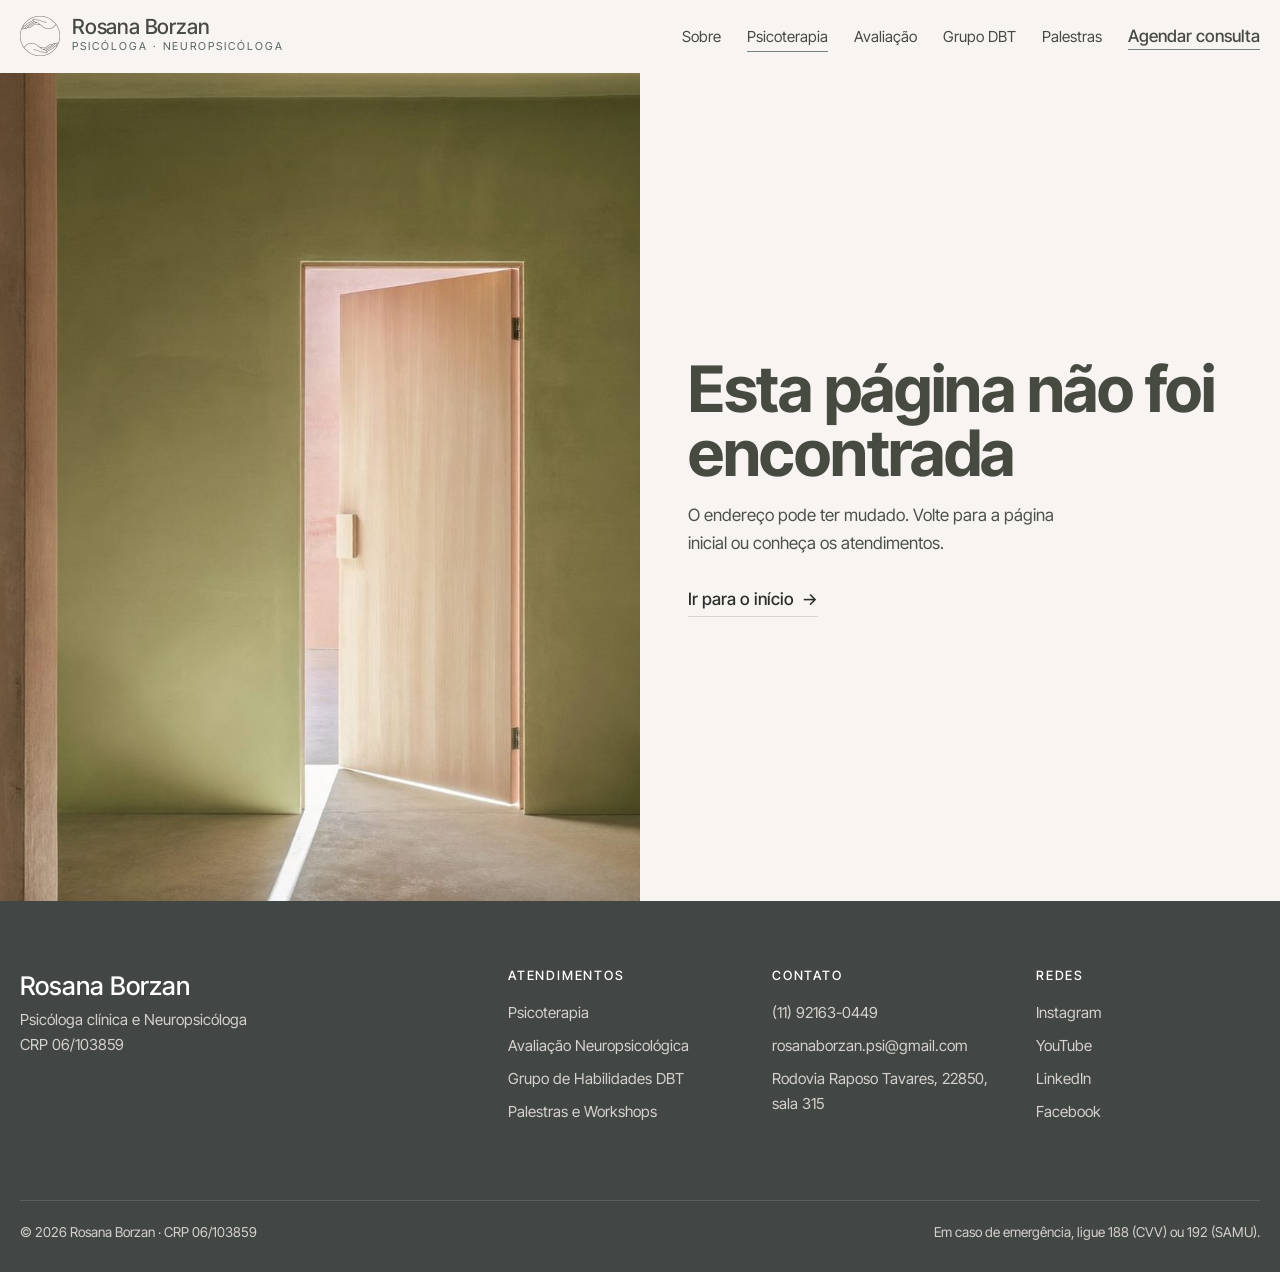
<file: psicoterapia/index.html>
<!DOCTYPE html><html lang="pt-BR"><head><meta charSet="utf-8"/><meta name="viewport" content="width=device-width, initial-scale=1"/><link rel="preload" as="image" href="/assets/simbolo.png"/><link rel="preload" as="image" href="/assets/foto-psicoterapia.jpg" fetchPriority="high"/><link rel="preload" as="image" href="/assets/icone-agenda-oliva.png"/><link rel="preload" as="image" href="/assets/icone-conversa-claro.png"/><link rel="preload" as="image" href="/assets/icone-email-claro.png"/><link rel="preload" as="image" href="/assets/icone-local-claro.png"/><link rel="stylesheet" href="/assets/styles-DAlV1lUR.css" data-precedence="default"/><link rel="stylesheet" href="https://api.fontshare.com/v2/css?f[]=cabinet-grotesk@500,700&amp;display=swap" data-precedence="default"/><link rel="stylesheet" href="https://fonts.googleapis.com/css2?family=Inter+Tight:wght@400;500&amp;display=swap" data-precedence="default"/><title>Psicoterapia na Granja Viana e online | Rosana Borzan</title><meta name="robots" content="noindex, nofollow"/><meta name="theme-color" content="#464A41"/><meta property="og:type" content="website"/><meta property="og:locale" content="pt_BR"/><meta name="twitter:card" content="summary_large_image"/><meta property="og:image:width" content="1200"/><meta property="og:image:height" content="630"/><meta name="twitter:image" content="https://rosana3.borzanti.com/assets/og-image.jpg"/><meta name="description" content="Psicoterapia para adolescentes, adultos e idosos com Terapia do Esquema, TCC e DBT. Consultório na Granja Viana, Cotia/SP, e atendimento online."/><meta property="og:title" content="Psicoterapia na Granja Viana e online | Rosana Borzan"/><meta property="og:description" content="Psicoterapia para adolescentes, adultos e idosos com Terapia do Esquema, TCC e DBT. Consultório na Granja Viana, Cotia/SP, e atendimento online."/><meta property="og:url" content="https://www.rosanaborzan.com.br/psicoterapia"/><meta property="og:image" content="https://rosana3.borzanti.com/assets/og-image.jpg"/><link rel="modulepreload" href="/assets/index-x51pv7gh.js"/><link rel="modulepreload" href="/assets/psicoterapia-IqD8Goly.js"/><link rel="modulepreload" href="/assets/page-CaWD3Rk3.js"/><link rel="canonical" href="https://www.rosanaborzan.com.br"/><link rel="icon" href="/favicon.ico" sizes="any"/><link rel="icon" type="image/png" sizes="32x32" href="/favicon-32.png"/><link rel="icon" type="image/png" sizes="16x16" href="/favicon-16.png"/><link rel="apple-touch-icon" href="/apple-touch-icon.png"/><link rel="manifest" href="/site.webmanifest"/><link rel="preconnect" href="https://fonts.googleapis.com"/><link rel="preconnect" href="https://fonts.gstatic.com" crossorigin="anonymous"/><link rel="canonical" href="https://www.rosanaborzan.com.br/psicoterapia"/><script type="application/ld+json">{"@context":"https://schema.org","@graph":[{"@type":"Person","@id":"https://www.rosanaborzan.com.br/#rosana","name":"Rosana Borzan","jobTitle":"Psicóloga clínica e Neuropsicóloga","identifier":"CRP 06/103859","url":"https://www.rosanaborzan.com.br","image":"https://rosana3.borzanti.com/assets/rosana-retrato.jpg","knowsAbout":["Terapia do Esquema","Terapia Comportamental Dialética (DBT)","Terapia Cognitivo-Comportamental (TCC)","Avaliação Neuropsicológica","Prática Baseada em Evidências","Terapia de Casal"]},{"@type":"MedicalBusiness","name":"Rosana Borzan, Psicóloga e Neuropsicóloga","url":"https://www.rosanaborzan.com.br","telephone":"+5511921630449","email":"rosanaborzan.psi@gmail.com","founder":{"@id":"https://www.rosanaborzan.com.br/#rosana"},"address":{"@type":"PostalAddress","streetAddress":"Rodovia Raposo Tavares, 22850, sala 315 (Vianna Espaços Modulares)","postalCode":"06709-015","addressLocality":"Cotia","addressRegion":"SP","addressCountry":"BR"},"areaServed":["Granja Viana","Cotia","São Paulo","Brasil (online)"]}]}</script></head><body class="rb rb--light"><!--$--><header class="nav"><a class="skip" href="#conteudo">Pular para o conteúdo</a><div class="wrap"><a aria-label="Rosana Borzan, página inicial" href="/" class="brand"><img src="/assets/simbolo.png" alt="" width="40" height="40"/><span><b>Rosana Borzan</b><small>Psicóloga · Neuropsicóloga</small></span></a><button class="menu-btn" aria-expanded="false" aria-controls="menu">Menu</button><ul id="menu" data-open="false"><li><a href="/sobre" class="nav-link">Sobre</a></li><li><a class="nav-link active" href="/psicoterapia" data-status="active" aria-current="page">Psicoterapia</a></li><li><a href="/avaliacao-neuropsicologica" class="nav-link">Avaliação</a></li><li><a href="/grupo-dbt" class="nav-link">Grupo DBT</a></li><li><a href="/palestras" class="nav-link">Palestras</a></li><li><a class="nav-cta" href="https://wa.me/5511921630449?text=Ol%C3%A1%2C%20Dra.%20Rosana!%20Gostaria%20de%20agendar%20uma%20consulta." target="_blank" rel="noopener">Agendar consulta</a></li></ul></div></header><main id="conteudo"><section class="page-hero"><img src="/assets/foto-psicoterapia.jpg" alt="Poltrona do consultório de Rosana Borzan, com almofada e flores" width="2048" height="1152" fetchPriority="high"/><div class="wrap"><nav class="crumb" aria-label="Você está em"><a href="/">Início</a> / <!-- -->Psicoterapia</nav><h1 class="rise">Psicoterapia individual</h1><p class="rise rise-2">Um espaço seguro para compreender a origem do sofrimento e construir mudanças duradouras. Presencial na Granja Viana ou online.</p></div></section><section class="page-body"><div class="wrap"><div class="prose"><h2>Por que fazer psicoterapia</h2><p>Procurar psicoterapia muitas vezes é uma escolha difícil, mas corajosa. Nesse encontro, terapeuta e paciente exploram juntos questões que trazem dor e abrem espaço para uma transformação significativa.</p><ul class="ruled"><li><b>Autoconhecimento:</b> compreender melhor a si mesmo.</li><li><b>Saúde mental:</b> reduzir sintomas emocionais e promover bem-estar.</li><li><b>Novas habilidades:</b> lidar melhor com emoções, conflitos e decisões.</li><li><b>Relacionamentos:</b> fortalecer a comunicação e os vínculos.</li></ul><h2>Quando pode ajudar</h2><p>Ansiedade, depressão, padrões que se repetem nos relacionamentos, baixa autoestima, emoções intensas e impulsividade, transtornos de personalidade, uso de álcool e outras substâncias, compulsão alimentar, TDAH, luto e transições de vida.</p><h2>Abordagens</h2><ul class="ruled"><li><b>Terapia do Esquema:</b> identifica padrões emocionais profundos, muitas vezes formados na infância, e ajuda a construir formas mais saudáveis de se relacionar.</li><li><b>Terapia Cognitivo-Comportamental (TCC):</b> trabalha a relação entre pensamentos, emoções e comportamentos, com objetivos claros e ampla comprovação científica.</li><li><b>Terapia Comportamental Dialética (DBT):</b> desenvolvida para emoções muito intensas, ensina habilidades práticas de regulação emocional e de convivência.</li></ul><h2>Como funciona</h2><div class="steps-row"><div><strong>01</strong><b>Contato</b><p>Mensagem pelo WhatsApp, e-mail ou formulário para tirar dúvidas.</p></div><div><strong>02</strong><b>Primeira sessão</b><p>Conhecer sua história, suas queixas e suas expectativas.</p></div><div><strong>03</strong><b>Plano</b><p>Objetivos e abordagem definidos em conjunto.</p></div><div><strong>04</strong><b>Acompanhamento</b><p>Sessões regulares, com revisão periódica da evolução.</p></div></div></div><aside class="aside"><img class="icon" src="/assets/icone-agenda-oliva.png" alt="" width="24" height="24" aria-hidden="true"/><h3>Agende sua consulta</h3><p>Presencial na Granja Viana ou online, por videochamada. Adolescentes, adultos e idosos.</p><a class="split-cta" href="https://wa.me/5511921630449?text=Ol%C3%A1%2C%20Dra.%20Rosana!%20Gostaria%20de%20informa%C3%A7%C3%B5es%20sobre%20psicoterapia." target="_blank" rel="noopener"><span class="over">Agendar consulta</span><span class="under" aria-hidden="true"><svg viewBox="0 0 24 24" fill="currentColor" aria-hidden="true"><path d="M12 2a10 10 0 0 0-8.6 15.1L2 22l5-1.3A10 10 0 1 0 12 2Zm0 18.2c-1.5 0-3-.4-4.3-1.2l-.3-.2-3 .8.8-2.9-.2-.3A8.2 8.2 0 1 1 12 20.2Zm4.5-6.1c-.2-.1-1.5-.7-1.7-.8-.2-.1-.4-.1-.6.1l-.8 1c-.1.2-.3.2-.5.1a6.7 6.7 0 0 1-3.3-2.9c-.3-.4.3-.4.7-1.3.1-.2 0-.3 0-.4l-.8-1.8c-.2-.5-.4-.4-.6-.4h-.5a1 1 0 0 0-.7.3c-.2.3-.9.9-.9 2.2s.9 2.5 1 2.7c.1.2 1.8 2.8 4.4 3.9 1.6.7 2.3.8 3.1.6.5-.1 1.5-.6 1.7-1.2.2-.6.2-1.1.2-1.2-.1-.1-.3-.2-.5-.3Z"></path></svg> WhatsApp</span></a><small>Rosana Borzan · <!-- -->CRP 06/103859</small></aside></div></section><section class="contact" id="contato" aria-labelledby="contato-titulo"><div class="wrap"><div><span class="eyebrow">Contato</span><h2 id="contato-titulo">Será um prazer te acolher</h2><p class="contact-lead">Envie uma mensagem para tirar dúvidas ou agendar sua consulta. O retorno é feito pessoalmente.</p><ul class="contact-list"><li><img class="icon" src="/assets/icone-conversa-claro.png" alt="" width="24" height="24" aria-hidden="true"/><b>WhatsApp</b><a href="https://wa.me/5511921630449?text=Ol%C3%A1%2C%20Dra.%20Rosana!%20Gostaria%20de%20agendar%20uma%20consulta." target="_blank" rel="noopener">(11) 92163-0449</a></li><li><img class="icon" src="/assets/icone-email-claro.png" alt="" width="24" height="24" aria-hidden="true"/><b>E-mail</b><a href="mailto:rosanaborzan.psi@gmail.com">rosanaborzan.psi@gmail.com</a></li><li><img class="icon" src="/assets/icone-local-claro.png" alt="" width="24" height="24" aria-hidden="true"/><b>Consultório</b><span>Rodovia Raposo Tavares, 22850, sala 315<!-- -->, <!-- -->Granja Viana, Cotia/SP</span></li></ul></div><form class="form" noValidate=""><h3>Fale comigo pelo WhatsApp</h3><p class="hint">Preencha e sua mensagem abre pronta no WhatsApp. Nenhum dado fica guardado no site.</p><div class="field"><label for="nome">Seu nome</label><input id="nome" autoComplete="name" name="nome"/></div><div class="field"><label for="assunto">Assunto</label><select id="assunto" name="assunto"><option selected="">Psicoterapia individual</option><option>Avaliação Neuropsicológica</option><option>Grupo de Habilidades DBT</option><option>Palestras e Workshops</option><option>Outro assunto</option></select></div><div class="field"><label for="modalidade">Preferência</label><select id="modalidade" name="modalidade"><option value="" selected="">Sem preferência</option><option>Presencial</option><option>Online</option></select></div><div class="field"><label for="mensagem">Mensagem (opcional)</label><textarea id="mensagem" name="mensagem"></textarea></div><button class="band-cta" type="submit"><span>Enviar pelo WhatsApp</span><span aria-hidden="true">→</span></button></form></div></section></main><footer class="footer"><div class="wrap"><div><p style="font-family:var(--display);font-size:1.6rem;color:#fff;font-weight:500">Rosana Borzan</p><p>Psicóloga clínica e Neuropsicóloga</p><p>CRP 06/103859</p></div><div><h4>Atendimentos</h4><ul><li><a class="active" href="/psicoterapia" data-status="active" aria-current="page">Psicoterapia</a></li><li><a href="/avaliacao-neuropsicologica">Avaliação Neuropsicológica</a></li><li><a href="/grupo-dbt">Grupo de Habilidades DBT</a></li><li><a href="/palestras">Palestras e Workshops</a></li></ul></div><div><h4>Contato</h4><ul><li><a href="https://wa.me/5511921630449?text=Ol%C3%A1%2C%20Dra.%20Rosana!%20Gostaria%20de%20agendar%20uma%20consulta." target="_blank" rel="noopener">(11) 92163-0449</a></li><li><a href="mailto:rosanaborzan.psi@gmail.com">rosanaborzan.psi@gmail.com</a></li><li><a href="https://www.google.com/maps/search/?api=1&amp;query=Rosana+Borzan+Psic%C3%B3loga+Rodovia+Raposo+Tavares+22850+Cotia+SP" target="_blank" rel="noopener">Rodovia Raposo Tavares, 22850, sala 315</a></li></ul></div><div><h4>Redes</h4><ul><li><a href="https://instagram.com/rosanaborzan.psi" target="_blank" rel="noopener">Instagram</a></li><li><a href="https://www.youtube.com/@rosanaborzan-psi" target="_blank" rel="noopener">YouTube</a></li><li><a href="https://www.linkedin.com/in/rosana-borzan-b3a8b321/" target="_blank" rel="noopener">LinkedIn</a></li><li><a href="https://www.facebook.com/rosanaborzan.psi" target="_blank" rel="noopener">Facebook</a></li></ul></div><div class="footer-bottom"><span>© 2026 Rosana Borzan · <!-- -->CRP 06/103859</span><span>Em caso de emergência, ligue 188 (CVV) ou 192 (SAMU).</span></div></div></footer><a class="wa-fab" href="https://wa.me/5511921630449?text=Ol%C3%A1%2C%20Dra.%20Rosana!%20Gostaria%20de%20agendar%20uma%20consulta." target="_blank" rel="noopener" aria-label="Conversar pelo WhatsApp"><svg viewBox="0 0 24 24" fill="currentColor" aria-hidden="true"><path d="M12 2a10 10 0 0 0-8.6 15.1L2 22l5-1.3A10 10 0 1 0 12 2Zm0 18.2c-1.5 0-3-.4-4.3-1.2l-.3-.2-3 .8.8-2.9-.2-.3A8.2 8.2 0 1 1 12 20.2Zm4.5-6.1c-.2-.1-1.5-.7-1.7-.8-.2-.1-.4-.1-.6.1l-.8 1c-.1.2-.3.2-.5.1a6.7 6.7 0 0 1-3.3-2.9c-.3-.4.3-.4.7-1.3.1-.2 0-.3 0-.4l-.8-1.8c-.2-.5-.4-.4-.6-.4h-.5a1 1 0 0 0-.7.3c-.2.3-.9.9-.9 2.2s.9 2.5 1 2.7c.1.2 1.8 2.8 4.4 3.9 1.6.7 2.3.8 3.1.6.5-.1 1.5-.6 1.7-1.2.2-.6.2-1.1.2-1.2-.1-.1-.3-.2-.5-.3Z"></path></svg></a><script>(function(a,f){let l;try{l=JSON.parse(sessionStorage.getItem(a)||"{}")}catch{return}const n=l?.[f||history.state?.__TSR_key];let c=!1;for(const t in n){const e=n[t],o=e?.scrollX,s=e?.scrollY;if(Number.isFinite(o)&&Number.isFinite(s)){if(t==="window")scrollTo(o,s),c=!0;else if(t)try{const r=document.querySelector(t);r&&(r.scrollLeft=o,r.scrollTop=s)}catch{}}}if(c)return;const i=location.hash.slice(1);if(i){const t=history.state?.__hashScrollIntoViewOptions??!0;if(t){const e=document.getElementById(i);e&&e.scrollIntoView(t)}return}scrollTo(0,0)})("tsr-scroll-restoration-v1_3");document.currentScript.remove()</script><!--/$--><script class="$tsr" id="$tsr-stream-barrier">(self.$R=self.$R||{})["tsr"]=[];self.$_TSR={h(){this.hydrated=!0,this.c()},e(){this.streamEnded=!0,this.c()},c(){this.hydrated&&this.streamEnded&&(delete self.$_TSR,delete self.$R.tsr)},p(e){this.initialized?e():this.buffer.push(e)},buffer:[]};$_TSR.router=($R=>$R[0]={manifest:$R[1]={routes:$R[2]={__root__:$R[3]={preloads:$R[4]=["/assets/index-x51pv7gh.js"],scripts:$R[5]=[$R[6]={attrs:$R[7]={type:"module",async:!0,src:"/assets/index-x51pv7gh.js"}}]},"/psicoterapia":$R[8]={preloads:$R[9]=["/assets/psicoterapia-IqD8Goly.js","/assets/page-CaWD3Rk3.js"]}}},matches:$R[10]=[$R[11]={i:"__root__ ",u:1794450552636,s:"success",ssr:!0},$R[12]={i:" psicoterapia psicoterapia",u:1794450552638,s:"success",ssr:!0}],lastMatchId:" psicoterapia psicoterapia"})($R["tsr"]);$_TSR.e();document.currentScript.remove()</script><script type="module" async="" src="/assets/index-x51pv7gh.js"></script></body></html>
</file>
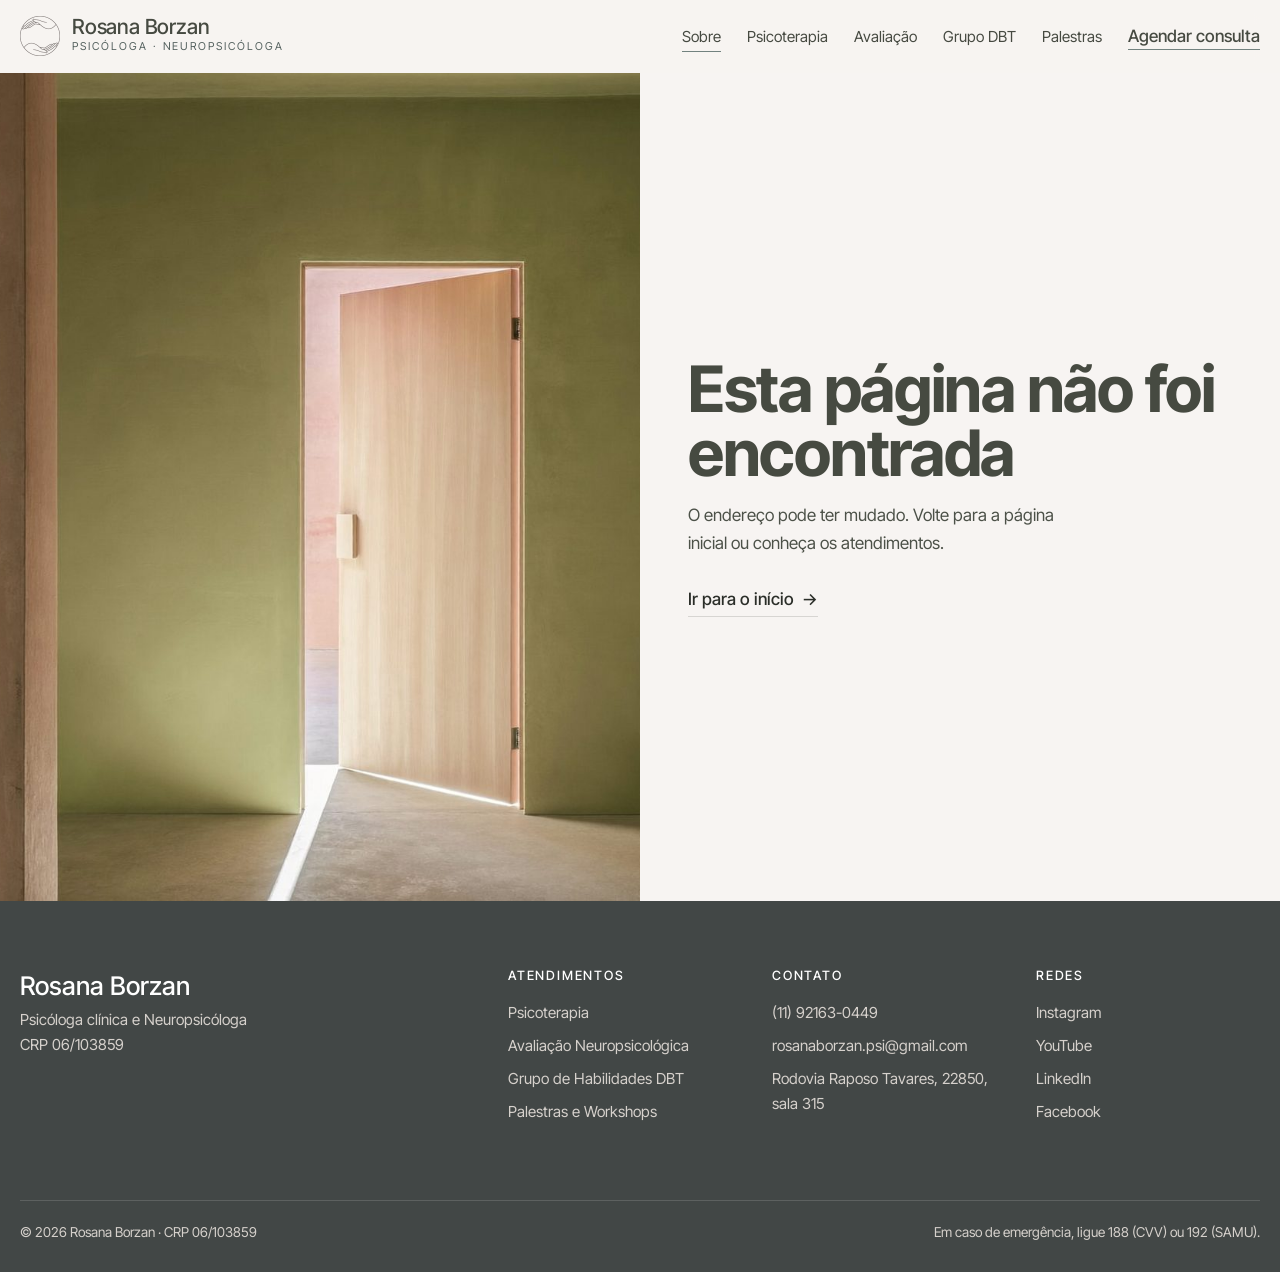
<file: sobre/index.html>
<!DOCTYPE html><html lang="pt-BR"><head><meta charSet="utf-8"/><meta name="viewport" content="width=device-width, initial-scale=1"/><link rel="preload" as="image" href="/assets/simbolo.png"/><link rel="preload" as="image" href="/assets/foto-sobre.jpg" fetchPriority="high"/><link rel="preload" as="image" href="/assets/icone-agenda-oliva.png"/><link rel="preload" as="image" href="/assets/icone-conversa-claro.png"/><link rel="preload" as="image" href="/assets/icone-email-claro.png"/><link rel="preload" as="image" href="/assets/icone-local-claro.png"/><link rel="stylesheet" href="/assets/styles-DAlV1lUR.css" data-precedence="default"/><link rel="stylesheet" href="https://api.fontshare.com/v2/css?f[]=cabinet-grotesk@500,700&amp;display=swap" data-precedence="default"/><link rel="stylesheet" href="https://fonts.googleapis.com/css2?family=Inter+Tight:wght@400;500&amp;display=swap" data-precedence="default"/><title>Sobre Rosana Borzan | Psicóloga e Neuropsicóloga</title><meta name="robots" content="noindex, nofollow"/><meta name="theme-color" content="#464A41"/><meta property="og:type" content="website"/><meta property="og:locale" content="pt_BR"/><meta name="twitter:card" content="summary_large_image"/><meta property="og:image:width" content="1200"/><meta property="og:image:height" content="630"/><meta name="twitter:image" content="https://rosana3.borzanti.com/assets/og-image.jpg"/><meta name="description" content="Psicóloga clínica desde 2010, neuropsicóloga, formada em Terapia do Esquema, DBT e Terapia de Casal, pós-graduada pela UNIFESP e USP e coautora de três livros."/><meta property="og:title" content="Sobre Rosana Borzan | Psicóloga e Neuropsicóloga"/><meta property="og:description" content="Psicóloga clínica desde 2010, neuropsicóloga, formada em Terapia do Esquema, DBT e Terapia de Casal, pós-graduada pela UNIFESP e USP e coautora de três livros."/><meta property="og:url" content="https://www.rosanaborzan.com.br/sobre"/><meta property="og:image" content="https://rosana3.borzanti.com/assets/og-image.jpg"/><link rel="modulepreload" href="/assets/index-x51pv7gh.js"/><link rel="modulepreload" href="/assets/sobre-D7_jzBi7.js"/><link rel="modulepreload" href="/assets/page-CaWD3Rk3.js"/><link rel="canonical" href="https://www.rosanaborzan.com.br"/><link rel="icon" href="/favicon.ico" sizes="any"/><link rel="icon" type="image/png" sizes="32x32" href="/favicon-32.png"/><link rel="icon" type="image/png" sizes="16x16" href="/favicon-16.png"/><link rel="apple-touch-icon" href="/apple-touch-icon.png"/><link rel="manifest" href="/site.webmanifest"/><link rel="preconnect" href="https://fonts.googleapis.com"/><link rel="preconnect" href="https://fonts.gstatic.com" crossorigin="anonymous"/><link rel="canonical" href="https://www.rosanaborzan.com.br/sobre"/><script type="application/ld+json">{"@context":"https://schema.org","@graph":[{"@type":"Person","@id":"https://www.rosanaborzan.com.br/#rosana","name":"Rosana Borzan","jobTitle":"Psicóloga clínica e Neuropsicóloga","identifier":"CRP 06/103859","url":"https://www.rosanaborzan.com.br","image":"https://rosana3.borzanti.com/assets/rosana-retrato.jpg","knowsAbout":["Terapia do Esquema","Terapia Comportamental Dialética (DBT)","Terapia Cognitivo-Comportamental (TCC)","Avaliação Neuropsicológica","Prática Baseada em Evidências","Terapia de Casal"]},{"@type":"MedicalBusiness","name":"Rosana Borzan, Psicóloga e Neuropsicóloga","url":"https://www.rosanaborzan.com.br","telephone":"+5511921630449","email":"rosanaborzan.psi@gmail.com","founder":{"@id":"https://www.rosanaborzan.com.br/#rosana"},"address":{"@type":"PostalAddress","streetAddress":"Rodovia Raposo Tavares, 22850, sala 315 (Vianna Espaços Modulares)","postalCode":"06709-015","addressLocality":"Cotia","addressRegion":"SP","addressCountry":"BR"},"areaServed":["Granja Viana","Cotia","São Paulo","Brasil (online)"]}]}</script></head><body class="rb rb--light"><!--$--><header class="nav"><a class="skip" href="#conteudo">Pular para o conteúdo</a><div class="wrap"><a aria-label="Rosana Borzan, página inicial" href="/" class="brand"><img src="/assets/simbolo.png" alt="" width="40" height="40"/><span><b>Rosana Borzan</b><small>Psicóloga · Neuropsicóloga</small></span></a><button class="menu-btn" aria-expanded="false" aria-controls="menu">Menu</button><ul id="menu" data-open="false"><li><a class="nav-link active" href="/sobre" data-status="active" aria-current="page">Sobre</a></li><li><a href="/psicoterapia" class="nav-link">Psicoterapia</a></li><li><a href="/avaliacao-neuropsicologica" class="nav-link">Avaliação</a></li><li><a href="/grupo-dbt" class="nav-link">Grupo DBT</a></li><li><a href="/palestras" class="nav-link">Palestras</a></li><li><a class="nav-cta" href="https://wa.me/5511921630449?text=Ol%C3%A1%2C%20Dra.%20Rosana!%20Gostaria%20de%20agendar%20uma%20consulta." target="_blank" rel="noopener">Agendar consulta</a></li></ul></div></header><main id="conteudo"><section class="page-hero"><img src="/assets/foto-sobre.jpg" alt="Rosana Borzan sentada em uma poltrona do consultório, de vestido verde" width="2048" height="1152" fetchPriority="high"/><div class="wrap"><nav class="crumb" aria-label="Você está em"><a href="/">Início</a> / <!-- -->Sobre</nav><h1 class="rise">Acolher, transformar e direcionar</h1><p class="rise rise-2">Psicóloga clínica desde 2010 e neuropsicóloga. CRP 06/103859.</p></div></section><section class="page-body"><div class="wrap"><div class="prose"><h2>Olá, sou a Rosana</h2><p>Sou apaixonada por gente e pelos mistérios da mente humana. Meu propósito é ajudar meus pacientes a identificar as origens de seus problemas e conduzi-los por um caminho de autoconhecimento e de mudança dos padrões que já não fazem sentido.</p><p>Trabalho com Terapia do Esquema, Terapia Cognitivo-Comportamental e Terapia Comportamental Dialética. Como neuropsicóloga, também realizo avaliações neuropsicológicas. Atendo adolescentes, adultos e idosos, no consultório da Granja Viana e online.</p><h2>Formação</h2><ul class="formation"><li><b>Pós-graduação em Dependência Química</b><span>UNIAD / UNIFESP</span></li><li><b>Análise do Comportamento</b><span>HU / USP</span></li><li><b>Especialização em Terapia Cognitivo-Comportamental</b><span>CETCC</span></li><li><b>Pós-graduação em Neuropsicologia</b><span>IPOG / SP</span></li><li><b>Pós-graduação em Prática Baseada em Evidências em Psicologia Clínica</b><span>InPBE, Instituto de Psicologia Baseada em Evidências</span></li><li><b>Avaliação Psicológica</b><span>IPOG / SP</span></li><li><b>Formação em Terapia do Esquema</b><span>Wainer Psicologia</span></li><li><b>Formação em Terapia Comportamental Dialética (DBT)</b><span>Sínteses, Centro de Terapia Baseada em Evidências</span></li><li><b>Formação em Terapia de Casal</b><span>ITPC, Instituto de Teoria e Pesquisa em Psicoterapia Cognitivo-Comportamental</span></li><li><b>Formação Clínica em Terapia do Esquema, Neurociência e Psicologia Positiva</b><span>NUAPP / Rio de Janeiro</span></li><li><b>“Muito Prazer, Terapia do Esquema”</b><span>Ana Rizzon Psicologia</span></li></ul><h2>Publicações</h2><ul class="ruled"><li><b>Reescrevendo sua História através da Terapia do Esquema</b>, <!-- -->Editora Leader</li><li><b>Transtornos da Personalidade: Técnicas Clássicas e Inovadoras das Terapias Cognitivo-Comportamentais</b>, <!-- -->Nila Press</li><li><b>Mulheres na Psicologia: O Poder de uma História, Vol. II</b>, <!-- -->Editora Leader</li></ul></div><aside class="aside"><img class="icon" src="/assets/icone-agenda-oliva.png" alt="" width="24" height="24" aria-hidden="true"/><h3>Conte comigo</h3><p>Será um prazer te acolher. Presencial na Granja Viana ou online.</p><a class="split-cta" href="https://wa.me/5511921630449?text=Ol%C3%A1%2C%20Dra.%20Rosana!%20Gostaria%20de%20agendar%20uma%20consulta." target="_blank" rel="noopener"><span class="over">Agendar consulta</span><span class="under" aria-hidden="true"><svg viewBox="0 0 24 24" fill="currentColor" aria-hidden="true"><path d="M12 2a10 10 0 0 0-8.6 15.1L2 22l5-1.3A10 10 0 1 0 12 2Zm0 18.2c-1.5 0-3-.4-4.3-1.2l-.3-.2-3 .8.8-2.9-.2-.3A8.2 8.2 0 1 1 12 20.2Zm4.5-6.1c-.2-.1-1.5-.7-1.7-.8-.2-.1-.4-.1-.6.1l-.8 1c-.1.2-.3.2-.5.1a6.7 6.7 0 0 1-3.3-2.9c-.3-.4.3-.4.7-1.3.1-.2 0-.3 0-.4l-.8-1.8c-.2-.5-.4-.4-.6-.4h-.5a1 1 0 0 0-.7.3c-.2.3-.9.9-.9 2.2s.9 2.5 1 2.7c.1.2 1.8 2.8 4.4 3.9 1.6.7 2.3.8 3.1.6.5-.1 1.5-.6 1.7-1.2.2-.6.2-1.1.2-1.2-.1-.1-.3-.2-.5-.3Z"></path></svg> WhatsApp</span></a><small>Rosana Borzan · <!-- -->CRP 06/103859</small></aside></div></section><section class="contact" id="contato" aria-labelledby="contato-titulo"><div class="wrap"><div><span class="eyebrow">Contato</span><h2 id="contato-titulo">Será um prazer te acolher</h2><p class="contact-lead">Envie uma mensagem para tirar dúvidas ou agendar sua consulta. O retorno é feito pessoalmente.</p><ul class="contact-list"><li><img class="icon" src="/assets/icone-conversa-claro.png" alt="" width="24" height="24" aria-hidden="true"/><b>WhatsApp</b><a href="https://wa.me/5511921630449?text=Ol%C3%A1%2C%20Dra.%20Rosana!%20Gostaria%20de%20agendar%20uma%20consulta." target="_blank" rel="noopener">(11) 92163-0449</a></li><li><img class="icon" src="/assets/icone-email-claro.png" alt="" width="24" height="24" aria-hidden="true"/><b>E-mail</b><a href="mailto:rosanaborzan.psi@gmail.com">rosanaborzan.psi@gmail.com</a></li><li><img class="icon" src="/assets/icone-local-claro.png" alt="" width="24" height="24" aria-hidden="true"/><b>Consultório</b><span>Rodovia Raposo Tavares, 22850, sala 315<!-- -->, <!-- -->Granja Viana, Cotia/SP</span></li></ul></div><form class="form" noValidate=""><h3>Fale comigo pelo WhatsApp</h3><p class="hint">Preencha e sua mensagem abre pronta no WhatsApp. Nenhum dado fica guardado no site.</p><div class="field"><label for="nome">Seu nome</label><input id="nome" autoComplete="name" name="nome"/></div><div class="field"><label for="assunto">Assunto</label><select id="assunto" name="assunto"><option selected="">Psicoterapia individual</option><option>Avaliação Neuropsicológica</option><option>Grupo de Habilidades DBT</option><option>Palestras e Workshops</option><option>Outro assunto</option></select></div><div class="field"><label for="modalidade">Preferência</label><select id="modalidade" name="modalidade"><option value="" selected="">Sem preferência</option><option>Presencial</option><option>Online</option></select></div><div class="field"><label for="mensagem">Mensagem (opcional)</label><textarea id="mensagem" name="mensagem"></textarea></div><button class="band-cta" type="submit"><span>Enviar pelo WhatsApp</span><span aria-hidden="true">→</span></button></form></div></section></main><footer class="footer"><div class="wrap"><div><p style="font-family:var(--display);font-size:1.6rem;color:#fff;font-weight:500">Rosana Borzan</p><p>Psicóloga clínica e Neuropsicóloga</p><p>CRP 06/103859</p></div><div><h4>Atendimentos</h4><ul><li><a href="/psicoterapia">Psicoterapia</a></li><li><a href="/avaliacao-neuropsicologica">Avaliação Neuropsicológica</a></li><li><a href="/grupo-dbt">Grupo de Habilidades DBT</a></li><li><a href="/palestras">Palestras e Workshops</a></li></ul></div><div><h4>Contato</h4><ul><li><a href="https://wa.me/5511921630449?text=Ol%C3%A1%2C%20Dra.%20Rosana!%20Gostaria%20de%20agendar%20uma%20consulta." target="_blank" rel="noopener">(11) 92163-0449</a></li><li><a href="mailto:rosanaborzan.psi@gmail.com">rosanaborzan.psi@gmail.com</a></li><li><a href="https://www.google.com/maps/search/?api=1&amp;query=Rosana+Borzan+Psic%C3%B3loga+Rodovia+Raposo+Tavares+22850+Cotia+SP" target="_blank" rel="noopener">Rodovia Raposo Tavares, 22850, sala 315</a></li></ul></div><div><h4>Redes</h4><ul><li><a href="https://instagram.com/rosanaborzan.psi" target="_blank" rel="noopener">Instagram</a></li><li><a href="https://www.youtube.com/@rosanaborzan-psi" target="_blank" rel="noopener">YouTube</a></li><li><a href="https://www.linkedin.com/in/rosana-borzan-b3a8b321/" target="_blank" rel="noopener">LinkedIn</a></li><li><a href="https://www.facebook.com/rosanaborzan.psi" target="_blank" rel="noopener">Facebook</a></li></ul></div><div class="footer-bottom"><span>© 2026 Rosana Borzan · <!-- -->CRP 06/103859</span><span>Em caso de emergência, ligue 188 (CVV) ou 192 (SAMU).</span></div></div></footer><a class="wa-fab" href="https://wa.me/5511921630449?text=Ol%C3%A1%2C%20Dra.%20Rosana!%20Gostaria%20de%20agendar%20uma%20consulta." target="_blank" rel="noopener" aria-label="Conversar pelo WhatsApp"><svg viewBox="0 0 24 24" fill="currentColor" aria-hidden="true"><path d="M12 2a10 10 0 0 0-8.6 15.1L2 22l5-1.3A10 10 0 1 0 12 2Zm0 18.2c-1.5 0-3-.4-4.3-1.2l-.3-.2-3 .8.8-2.9-.2-.3A8.2 8.2 0 1 1 12 20.2Zm4.5-6.1c-.2-.1-1.5-.7-1.7-.8-.2-.1-.4-.1-.6.1l-.8 1c-.1.2-.3.2-.5.1a6.7 6.7 0 0 1-3.3-2.9c-.3-.4.3-.4.7-1.3.1-.2 0-.3 0-.4l-.8-1.8c-.2-.5-.4-.4-.6-.4h-.5a1 1 0 0 0-.7.3c-.2.3-.9.9-.9 2.2s.9 2.5 1 2.7c.1.2 1.8 2.8 4.4 3.9 1.6.7 2.3.8 3.1.6.5-.1 1.5-.6 1.7-1.2.2-.6.2-1.1.2-1.2-.1-.1-.3-.2-.5-.3Z"></path></svg></a><script>(function(a,f){let l;try{l=JSON.parse(sessionStorage.getItem(a)||"{}")}catch{return}const n=l?.[f||history.state?.__TSR_key];let c=!1;for(const t in n){const e=n[t],o=e?.scrollX,s=e?.scrollY;if(Number.isFinite(o)&&Number.isFinite(s)){if(t==="window")scrollTo(o,s),c=!0;else if(t)try{const r=document.querySelector(t);r&&(r.scrollLeft=o,r.scrollTop=s)}catch{}}}if(c)return;const i=location.hash.slice(1);if(i){const t=history.state?.__hashScrollIntoViewOptions??!0;if(t){const e=document.getElementById(i);e&&e.scrollIntoView(t)}return}scrollTo(0,0)})("tsr-scroll-restoration-v1_3");document.currentScript.remove()</script><!--/$--><script class="$tsr" id="$tsr-stream-barrier">(self.$R=self.$R||{})["tsr"]=[];self.$_TSR={h(){this.hydrated=!0,this.c()},e(){this.streamEnded=!0,this.c()},c(){this.hydrated&&this.streamEnded&&(delete self.$_TSR,delete self.$R.tsr)},p(e){this.initialized?e():this.buffer.push(e)},buffer:[]};$_TSR.router=($R=>$R[0]={manifest:$R[1]={routes:$R[2]={__root__:$R[3]={preloads:$R[4]=["/assets/index-x51pv7gh.js"],scripts:$R[5]=[$R[6]={attrs:$R[7]={type:"module",async:!0,src:"/assets/index-x51pv7gh.js"}}]},"/sobre":$R[8]={preloads:$R[9]=["/assets/sobre-D7_jzBi7.js","/assets/page-CaWD3Rk3.js"]}}},matches:$R[10]=[$R[11]={i:"__root__ ",u:1794450552635,s:"success",ssr:!0},$R[12]={i:" sobre sobre",u:1794450552638,s:"success",ssr:!0}],lastMatchId:" sobre sobre"})($R["tsr"]);$_TSR.e();document.currentScript.remove()</script><script type="module" async="" src="/assets/index-x51pv7gh.js"></script></body></html>
</file>
<file: assets/styles-DAlV1lUR.css>
@layer properties{@supports (((-webkit-hyphens:none)) and (not (margin-trim:inline))) or ((-moz-orient:inline) and (not (color:rgb(from red r g b)))){*,:before,:after,::backdrop{--tw-shadow:0 0 #0000;--tw-shadow-color:initial;--tw-shadow-alpha:100%;--tw-inset-shadow:0 0 #0000;--tw-inset-shadow-color:initial;--tw-inset-shadow-alpha:100%;--tw-ring-color:initial;--tw-ring-shadow:0 0 #0000;--tw-inset-ring-color:initial;--tw-inset-ring-shadow:0 0 #0000;--tw-ring-inset:initial;--tw-ring-offset-width:0px;--tw-ring-offset-color:#fff;--tw-ring-offset-shadow:0 0 #0000;--tw-translate-x:0;--tw-translate-y:0;--tw-translate-z:0;--tw-rotate-x:initial;--tw-rotate-y:initial;--tw-rotate-z:initial;--tw-skew-x:initial;--tw-skew-y:initial;--tw-space-y-reverse:0;--tw-space-x-reverse:0;--tw-border-style:solid;--tw-gradient-position:initial;--tw-gradient-from:#0000;--tw-gradient-via:#0000;--tw-gradient-to:#0000;--tw-gradient-stops:initial;--tw-gradient-via-stops:initial;--tw-gradient-from-position:0%;--tw-gradient-via-position:50%;--tw-gradient-to-position:100%;--tw-leading:initial;--tw-font-weight:initial;--tw-tracking:initial;--tw-ordinal:initial;--tw-slashed-zero:initial;--tw-numeric-figure:initial;--tw-numeric-spacing:initial;--tw-numeric-fraction:initial;--tw-outline-style:solid;--tw-blur:initial;--tw-brightness:initial;--tw-contrast:initial;--tw-grayscale:initial;--tw-hue-rotate:initial;--tw-invert:initial;--tw-opacity:initial;--tw-saturate:initial;--tw-sepia:initial;--tw-drop-shadow:initial;--tw-drop-shadow-color:initial;--tw-drop-shadow-alpha:100%;--tw-drop-shadow-size:initial;--tw-backdrop-blur:initial;--tw-backdrop-brightness:initial;--tw-backdrop-contrast:initial;--tw-backdrop-grayscale:initial;--tw-backdrop-hue-rotate:initial;--tw-backdrop-invert:initial;--tw-backdrop-opacity:initial;--tw-backdrop-saturate:initial;--tw-backdrop-sepia:initial;--tw-duration:initial;--tw-ease:initial;--tw-content:"";--tw-scale-x:1;--tw-scale-y:1;--tw-scale-z:1;--tw-animation-delay:0s;--tw-animation-direction:normal;--tw-animation-duration:initial;--tw-animation-fill-mode:none;--tw-animation-iteration-count:1;--tw-enter-blur:0;--tw-enter-opacity:1;--tw-enter-rotate:0;--tw-enter-scale:1;--tw-enter-translate-x:0;--tw-enter-translate-y:0;--tw-exit-blur:0;--tw-exit-opacity:1;--tw-exit-rotate:0;--tw-exit-scale:1;--tw-exit-translate-x:0;--tw-exit-translate-y:0}}}@layer reset;@layer theme{:root,:host{--font-sans:ui-sans-serif, system-ui, sans-serif, "Apple Color Emoji", "Segoe UI Emoji", "Segoe UI Symbol", "Noto Color Emoji";--font-mono:ui-monospace, SFMono-Regular, Menlo, Monaco, Consolas, "Liberation Mono", "Courier New", monospace;--color-black:#000;--color-white:#fff;--spacing:.25rem;--container-sm:24rem;--container-md:28rem;--container-lg:32rem;--container-7xl:80rem;--text-xs:.75rem;--text-xs--line-height:calc(1 / .75);--text-sm:.875rem;--text-sm--line-height:calc(1.25 / .875);--text-base:1rem;--text-base--line-height: 1.5 ;--text-lg:1.125rem;--text-lg--line-height:calc(1.75 / 1.125);--text-2xl:1.5rem;--text-2xl--line-height:calc(2 / 1.5);--font-weight-normal:400;--font-weight-medium:500;--font-weight-semibold:600;--font-weight-bold:700;--tracking-tight:-.025em;--tracking-widest:.1em;--leading-relaxed:1.625;--ease-out:cubic-bezier(0, 0, .2, 1);--ease-in-out:cubic-bezier(.4, 0, .2, 1);--animate-pulse:pulse 2s cubic-bezier(.4, 0, .6, 1) infinite;--blur-sm:8px;--blur-md:12px;--blur-3xl:64px;--aspect-video:16 / 9;--default-transition-duration:.15s;--default-transition-timing-function:cubic-bezier(.4, 0, .2, 1);--default-font-family:var(--font-sans);--default-mono-font-family:var(--font-mono);--border-width-q-hairline:var(--hf-border-width-hairline);--border-width-q-thin:var(--hf-border-width-thin);--border-width-q-medium:var(--hf-border-width-medium);--border-width-q-thick:var(--hf-border-width-thick);--radius-q-0:var(--hf-radius-0);--radius-q-100:var(--hf-radius-100);--radius-q-150:var(--hf-radius-150);--radius-q-200:var(--hf-radius-200);--radius-q-250:var(--hf-radius-250);--radius-q-300:var(--hf-radius-300);--radius-q-400:var(--hf-radius-400);--radius-q-500:var(--hf-radius-500);--radius-q-600:var(--hf-radius-600);--radius-q-full:var(--hf-radius-full);--spacing-q-100:var(--hf-space-100);--spacing-q-150:var(--hf-space-150);--spacing-q-200:var(--hf-space-200);--spacing-q-500:var(--hf-space-500);--spacing-q-600:var(--hf-space-600);--spacing-q-800:var(--hf-space-800);--spacing-q-1000:var(--hf-space-1000);--spacing-q-1200:var(--hf-space-1200);--spacing-q-1400:var(--hf-space-1400);--z-index-q-modal:var(--hf-z-index-modal);--size-q-icon-xs:var(--hf-icon-xs);--opacity-q-disabled:var(--hf-opacity-disabled);--color-border:var(--hf-color-border-default)}}@layer base{*,:after,:before,::backdrop{box-sizing:border-box;border:0 solid;margin:0;padding:0}::file-selector-button{box-sizing:border-box;border:0 solid;margin:0;padding:0}html,:host{-webkit-text-size-adjust:100%;tab-size:4;line-height:1.5;font-family:var(--default-font-family,ui-sans-serif, system-ui, sans-serif, "Apple Color Emoji", "Segoe UI Emoji", "Segoe UI Symbol", "Noto Color Emoji");font-feature-settings:var(--default-font-feature-settings,normal);font-variation-settings:var(--default-font-variation-settings,normal);-webkit-tap-highlight-color:transparent}hr{height:0;color:inherit;border-top-width:1px}abbr:where([title]){-webkit-text-decoration:underline dotted;text-decoration:underline dotted}h1,h2,h3,h4,h5,h6{font-size:inherit;font-weight:inherit}a{color:inherit;-webkit-text-decoration:inherit;text-decoration:inherit}b,strong{font-weight:bolder}code,kbd,samp,pre{font-family:var(--default-mono-font-family,ui-monospace, SFMono-Regular, Menlo, Monaco, Consolas, "Liberation Mono", "Courier New", monospace);font-feature-settings:var(--default-mono-font-feature-settings,normal);font-variation-settings:var(--default-mono-font-variation-settings,normal);font-size:1em}small{font-size:80%}sub,sup{vertical-align:baseline;font-size:75%;line-height:0;position:relative}sub{bottom:-.25em}sup{top:-.5em}table{text-indent:0;border-color:inherit;border-collapse:collapse}:-moz-focusring{outline:auto}progress{vertical-align:baseline}summary{display:list-item}ol,ul,menu{list-style:none}img,svg,video,canvas,audio,iframe,embed,object{vertical-align:middle;display:block}img,video{max-width:100%;height:auto}button,input,select,optgroup,textarea{font:inherit;font-feature-settings:inherit;font-variation-settings:inherit;letter-spacing:inherit;color:inherit;opacity:1;background-color:#0000;border-radius:0}::file-selector-button{font:inherit;font-feature-settings:inherit;font-variation-settings:inherit;letter-spacing:inherit;color:inherit;opacity:1;background-color:#0000;border-radius:0}:where(select:is([multiple],[size])) optgroup{font-weight:bolder}:where(select:is([multiple],[size])) optgroup option{padding-inline-start:20px}::file-selector-button{margin-inline-end:4px}::placeholder{opacity:1}@supports (not ((-webkit-appearance:-apple-pay-button))) or (contain-intrinsic-size:1px){::placeholder{color:currentColor}@supports (color:color-mix(in lab,red,red)){::placeholder{color:color-mix(in oklab,currentcolor 50%,transparent)}}}textarea{resize:vertical}::-webkit-search-decoration{-webkit-appearance:none}::-webkit-date-and-time-value{min-height:1lh;text-align:inherit}::-webkit-datetime-edit{display:inline-flex}::-webkit-datetime-edit-fields-wrapper{padding:0}::-webkit-datetime-edit{padding-block:0}::-webkit-datetime-edit-year-field{padding-block:0}::-webkit-datetime-edit-month-field{padding-block:0}::-webkit-datetime-edit-day-field{padding-block:0}::-webkit-datetime-edit-hour-field{padding-block:0}::-webkit-datetime-edit-minute-field{padding-block:0}::-webkit-datetime-edit-second-field{padding-block:0}::-webkit-datetime-edit-millisecond-field{padding-block:0}::-webkit-datetime-edit-meridiem-field{padding-block:0}::-webkit-calendar-picker-indicator{line-height:1}:-moz-ui-invalid{box-shadow:none}button,input:where([type=button],[type=reset],[type=submit]){appearance:button}::file-selector-button{appearance:button}::-webkit-inner-spin-button{height:auto}::-webkit-outer-spin-button{height:auto}[hidden]:where(:not([hidden=until-found])){display:none!important}html{background-color:var(--hf-color-background-primary);color:var(--hf-color-text-primary);color-scheme:dark}body{background-color:var(--hf-color-background-primary);min-height:100vh;color:var(--hf-color-text-primary);font-family:var(--hf-type-family-secondary)}*{border-color:var(--hf-color-border-default)}}@layer components;@layer utilities{.q-dot-glow{position:relative}.q-dot-glow:before{content:"";inset:var(--hf-space-0);z-index:-1;border-radius:var(--hf-radius-full);filter:blur(var(--hf-space-050));pointer-events:none;will-change:transform,opacity;background-color:currentColor;animation:2.4s ease-in-out infinite q-dot-glow;position:absolute}.q-dot-pulse{position:relative}.q-dot-pulse:before,.q-dot-pulse:after{content:"";inset:var(--hf-space-0);z-index:-1;border-radius:var(--hf-radius-full);pointer-events:none;will-change:transform,opacity;animation:q-dot-pulse 2s var(--hf-ease-out) infinite;background-color:currentColor;position:absolute}.q-dot-pulse:after{animation-delay:var(--hf-duration-1000)}.q-vault-viewport{inset:var(--hf-space-0);z-index:var(--hf-z-index-modal);pointer-events:none;position:fixed}.q-vault-viewport>*{pointer-events:auto}.q-generation-card-generating{inset:var(--hf-space-0);border-radius:inherit;pointer-events:none;position:absolute;overflow:hidden}.q-icon-tile-gradient{border:var(--hf-border-width-thin) solid #c5c5c53d;color:#fff;box-shadow:0 4px 2px #00000014,inset 0 2px 4px #ffffff3d}.q-icon-tile-gradient:before,.q-icon-tile-gradient:after{content:"";pointer-events:none;position:absolute;inset:0}.q-icon-tile-gradient:before{mix-blend-mode:overlay;background-image:linear-gradient(#fff3,#0000)}.q-icon-tile-gradient:after{mix-blend-mode:hard-light;background-image:linear-gradient(#ffffff52,#0000)}.q-prompt-box-upload-filled:after{content:"";background-image:linear-gradient(to top,var(--hf-color-transparent-dark-60),transparent 60%);pointer-events:none;position:absolute;inset:0}.q-glass{--q-glass-blur:var(--hf-space-1000);--q-glass-saturate:1.6;--q-glass-radius:var(--hf-radius-600);--q-glass-sheen-height:50%;--q-glass-sheen-color:var(--hf-color-transparent-light-15);box-sizing:border-box;min-width:var(--hf-space-0);isolation:isolate;border-radius:var(--q-glass-radius);background-color:var(--hf-color-background-glass);color:var(--hf-color-text-primary);-webkit-backdrop-filter:blur(var(--q-glass-blur)) saturate(var(--q-glass-saturate));backdrop-filter:blur(var(--q-glass-blur)) saturate(var(--q-glass-saturate));box-shadow:inset var(--hf-border-width-thin) var(--hf-border-width-thin) var(--hf-space-0) var(--hf-color-transparent-light-20),inset calc(-1 * var(--hf-border-width-thin)) calc(-1 * var(--hf-border-width-thin)) var(--hf-space-0) var(--hf-color-transparent-dark-15);transition-property:box-shadow,transform,background-color;transition-duration:var(--hf-duration-normal);transition-timing-function:var(--hf-ease-out);flex-direction:column;display:flex;position:relative;overflow:clip}.q-glass:before{content:"";inset-block-start:var(--hf-space-0);inset-inline:var(--hf-space-0);height:var(--q-glass-sheen-height);pointer-events:none;z-index:-1;background-image:linear-gradient(to bottom,var(--q-glass-sheen-color),transparent);position:absolute}.q-sonner-viewport{z-index:var(--hf-z-index-toast);width:min(var(--q-sonner-width),calc(100vw - var(--hf-space-800)));pointer-events:none;position:fixed}.q-sonner-viewport>*{pointer-events:auto}.q-sonner-viewport[data-position$=-right]{right:var(--hf-space-400)}.q-sonner-viewport[data-position$=-left]{left:var(--hf-space-400)}.q-sonner-viewport[data-position$=-center]{left:50%;transform:translate(-50%)}.q-sonner-viewport[data-position^=top]{top:var(--hf-space-400)}.q-sonner-viewport[data-position^=bottom]{bottom:var(--hf-space-400)}.q-tabs-indicator{box-sizing:border-box;bottom:auto;left:var(--active-tab-left);pointer-events:none;top:var(--active-tab-top);transition-duration:var(--q-tabs-transition-duration);transition-property:background,background-color,border-color,border-radius,box-shadow,height,left,top,width;transition-timing-function:var(--q-tabs-transition-ease);will-change:height,left,top,width;z-index:0;position:absolute}.q-vault{z-index:var(--hf-z-index-modal);background-color:var(--hf-color-background-glass);-webkit-backdrop-filter:blur(var(--hf-space-1000));backdrop-filter:blur(var(--hf-space-1000));border:var(--hf-border-width-thin) solid var(--hf-color-border-subtle);color:var(--hf-color-text-primary);box-shadow:inset 0 var(--hf-space-050) 3px var(--hf-color-transparent-light-05),0 var(--hf-space-100) var(--hf-space-600) calc(-1 * var(--hf-space-200)) var(--hf-color-transparent-dark-15);transition:transform calc(var(--hf-duration-400) * var(--drawer-swipe-strength,1)) var(--hf-ease-emphasized);flex-direction:column;display:flex;position:fixed}.q-vault[data-swiping]{transition:none}.q-vault:after{content:"";background-color:var(--hf-color-background-glass);-webkit-backdrop-filter:blur(var(--hf-space-1000));backdrop-filter:blur(var(--hf-space-1000));pointer-events:none;position:absolute}.q-prompt-box-generate{justify-content:center;align-self:stretch;align-items:center;gap:var(--hf-space-150);width:var(--q-prompt-box-generate-width);padding:var(--hf-space-500) var(--hf-space-500) var(--hf-space-600);border-radius:var(--hf-radius-300);color:var(--hf-color-text-inverse);cursor:pointer;background-image:linear-gradient(191deg,#ffff1400 12.7%,#ffff14 75.8%),linear-gradient(90deg,#d1fe17 0% 100%);outline:none;flex-direction:column;flex-shrink:0;transition-property:filter,box-shadow;display:flex;position:relative;overflow:clip;box-shadow:inset 0 -3px #00000052,0 32px 24px #00000026,0 6px 4px #00000040}.q-prompt-box-generate:hover{filter:brightness(1.04)}.q-prompt-box-generate:focus-visible{box-shadow:0 0 0 var(--hf-border-width-thick) var(--hf-color-background-primary),0 0 0 var(--hf-space-100) var(--hf-color-border-focus)}.q-prompt-box-generate:disabled,.q-prompt-box-generate[data-disabled]{pointer-events:none;opacity:var(--hf-opacity-disabled)}.q-media-overlay{justify-content:center;align-items:center;gap:var(--hf-space-200);pointer-events:none;display:flex;position:absolute}.q-media-overlay>*{pointer-events:auto}.q-nav-positioner{z-index:var(--hf-z-index-popover)}.q-nav-positioner[data-anchor-hidden]{opacity:0;pointer-events:none}.q-media-card-action{align-items:center;gap:var(--hf-space-150);height:var(--hf-space-700);padding:var(--hf-space-150) var(--hf-space-250);border:var(--hf-border-width-thin) solid var(--hf-color-border-default);border-radius:var(--hf-radius-250);background-color:var(--hf-color-transparent-dark-30);-webkit-backdrop-filter:blur(var(--hf-space-300));backdrop-filter:blur(var(--hf-space-300));color:var(--hf-color-text-primary);box-shadow:var(--hf-shadow-sheen),0 var(--hf-space-050) var(--hf-space-100) 0 var(--hf-color-transparent-dark-12);cursor:pointer;white-space:nowrap;font-family:var(--hf-type-family-secondary);font-size:var(--hf-type-size-100);font-weight:var(--hf-type-weight-semi-bold);line-height:var(--hf-type-line-height-300);letter-spacing:var(--hf-type-letter-spacing-none);outline:none;transition-property:background-color,background-image,border-color,box-shadow;display:inline-flex}.q-media-card-action:focus-visible{box-shadow:0 0 0 var(--hf-border-width-thick) var(--hf-color-background-primary),0 0 0 var(--hf-space-100) var(--hf-color-border-focus)}.q-media-card-action:hover{background-image:linear-gradient(var(--hf-color-transparent-light-20),var(--hf-color-transparent-light-20))}.q-media-card-action:disabled{pointer-events:none;opacity:var(--hf-opacity-disabled)}.q-media-card-action svg{width:var(--hf-icon-sm);height:var(--hf-icon-sm);flex-shrink:0}.q-prompt-box-mode{justify-content:center;align-items:center;gap:var(--hf-space-100);width:100%;height:3.125rem;padding:var(--hf-space-150) var(--hf-space-300);border-radius:var(--hf-radius-400);color:var(--hf-color-text-secondary);cursor:pointer;background-color:#0000;outline:none;flex-direction:column;transition-property:background-color,background-image,color,box-shadow;display:flex}.q-prompt-box-mode:hover{background-image:linear-gradient(var(--hf-color-overlay-hover),var(--hf-color-overlay-hover))}.q-prompt-box-mode:focus-visible{box-shadow:0 0 0 var(--hf-border-width-thick) var(--hf-color-background-primary),0 0 0 var(--hf-space-100) var(--hf-color-border-focus)}.q-prompt-box-mode:disabled,.q-prompt-box-mode[data-disabled]{pointer-events:none;opacity:var(--hf-opacity-disabled)}.q-prompt-box-pill{justify-content:center;align-items:center;gap:var(--hf-space-100);height:1.75rem;padding-inline:var(--hf-space-200);border-radius:var(--hf-radius-200);background-color:var(--hf-color-transparent-light-05);color:var(--hf-color-text-primary);cursor:pointer;font-family:var(--hf-type-family-secondary);font-size:var(--hf-type-size-100);font-weight:var(--hf-type-weight-medium);line-height:var(--hf-type-line-height-300);letter-spacing:var(--hf-type-letter-spacing-none);outline:none;flex-shrink:0;transition-property:background-color,background-image,box-shadow;display:inline-flex}.q-prompt-box-pill:hover{background-image:linear-gradient(var(--hf-color-overlay-hover),var(--hf-color-overlay-hover))}.q-prompt-box-pill:focus-visible{box-shadow:0 0 0 var(--hf-border-width-thick) var(--hf-color-background-primary),0 0 0 var(--hf-space-100) var(--hf-color-border-focus)}.q-prompt-box-pill[data-popup-open]{background-image:linear-gradient(var(--hf-color-overlay-hover),var(--hf-color-overlay-hover))}.q-prompt-box-pill:disabled,.q-prompt-box-pill[data-disabled]{pointer-events:none;opacity:var(--hf-opacity-disabled)}.q-setting-trigger{align-items:center;gap:var(--hf-space-200);width:100%;min-width:var(--hf-space-0);padding:var(--hf-space-200) var(--hf-space-300);border:var(--hf-border-width-thin) solid var(--hf-color-border-subtle);border-radius:var(--hf-radius-300);background-color:var(--hf-color-overlay-dim-soft);text-align:start;cursor:pointer;outline:none;transition-property:background-color,background-image,border-color,box-shadow;display:flex}.q-setting-trigger:hover{background-image:linear-gradient(var(--hf-color-overlay-hover),var(--hf-color-overlay-hover))}.q-setting-trigger:focus-visible{box-shadow:0 0 0 var(--hf-border-width-thick) var(--hf-color-background-primary),0 0 0 var(--hf-space-100) var(--hf-color-border-focus)}.q-setting-trigger:disabled,.q-setting-trigger[data-disabled]{pointer-events:none;opacity:var(--hf-opacity-disabled)}.q-button{text-align:center;text-overflow:ellipsis;white-space:nowrap;-webkit-user-select:none;user-select:none;cursor:pointer;--tw-outline-style:none;max-width:100%;transition-property:color,background-color,background-image,border-color,box-shadow;transition-timing-function:var(--tw-ease,var(--default-transition-timing-function));transition-duration:var(--tw-duration,var(--default-transition-duration));outline-style:none;grid-auto-flow:column;place-content:center;align-items:center;display:inline-grid;overflow:hidden}.q-button:focus-visible{box-shadow:0 0 0 var(--hf-border-width-thick) var(--hf-color-background-primary),0 0 0 var(--hf-space-100) var(--hf-color-border-focus)}.q-button:disabled{pointer-events:none;opacity:.5}.q-toggle{cursor:pointer;border-radius:var(--radius-q-300);color:var(--hf-color-text-secondary);--tw-outline-style:none;-webkit-user-select:none;user-select:none;transition-property:color,background-color,border-color,outline-color,text-decoration-color,fill,stroke,--tw-gradient-from,--tw-gradient-via,--tw-gradient-to;transition-timing-function:var(--tw-ease,var(--default-transition-timing-function));transition-duration:var(--tw-duration,var(--default-transition-duration));background-color:#0000;outline-style:none;flex-shrink:0;justify-content:center;align-items:center;display:inline-flex}.q-toggle:hover{background-color:var(--hf-color-overlay-hover)}.q-toggle[data-pressed]{background-color:var(--q-tint)}@supports (color:color-mix(in lab,red,red)){.q-toggle[data-pressed]{background-color:color-mix(in oklch,var(--q-tint) 10%,transparent)}}.q-toggle[data-pressed]{color:var(--q-tint)}.q-toggle:focus-visible{--tw-ring-shadow:var(--tw-ring-inset,) 0 0 0 calc(2px + var(--tw-ring-offset-width)) var(--tw-ring-color,currentcolor);box-shadow:var(--tw-inset-shadow),var(--tw-inset-ring-shadow),var(--tw-ring-offset-shadow),var(--tw-ring-shadow),var(--tw-shadow);--tw-ring-color:var(--q-tint)}@supports (color:color-mix(in lab,red,red)){.q-toggle:focus-visible{--tw-ring-color:color-mix(in oklch, var(--q-tint) 40%, transparent)}}.q-toggle[data-disabled]{pointer-events:none;opacity:var(--opacity-q-disabled)}.q-nav-item{align-items:center;gap:var(--hf-space-100);padding:var(--hf-space-100) var(--hf-space-200);border-radius:var(--hf-radius-200);color:var(--hf-color-text-tertiary);font-family:var(--hf-type-family-secondary);font-size:var(--hf-type-size-200);font-weight:var(--hf-type-weight-medium);line-height:var(--hf-type-line-height-500);letter-spacing:var(--hf-type-letter-spacing-loose);white-space:nowrap;cursor:pointer;-webkit-user-select:none;user-select:none;transition:background-color var(--hf-duration-150) ease,color var(--hf-duration-150) ease;background-color:#0000;text-decoration:none;display:inline-flex}.q-nav-item:hover,.q-nav-item[data-popup-open]{background-color:var(--hf-color-overlay-hover);color:var(--hf-color-text-primary)}.q-nav-item[data-active],.q-nav-item[aria-current=page]{color:var(--hf-color-text-primary)}.q-nav-item[data-disabled]{color:var(--hf-color-text-disabled);pointer-events:none}.pointer-events-auto{pointer-events:auto}.pointer-events-none{pointer-events:none}.collapse{visibility:collapse}.invisible{visibility:hidden}.visible{visibility:visible}.q-sidebar-collaborator-avatar{z-index:2;border-radius:var(--hf-radius-full);width:1.125rem;height:1.125rem;flex:none;margin-inline-end:calc(-1 * var(--hf-space-050));display:inline-flex;position:relative;overflow:hidden}.q-sidebar-collaborator-avatar>img{object-fit:cover;width:122.22%;height:122.22%;position:absolute;inset:-11.11%}.q-modal-backdrop{inset:var(--hf-space-0);z-index:var(--hf-z-index-overlay);background-color:var(--hf-color-overlay-scrim);transition-property:opacity;transition-duration:var(--hf-duration-normal);transition-timing-function:var(--hf-ease-out);position:fixed}.q-modal-backdrop[data-starting-style],.q-modal-backdrop[data-ending-style]{opacity:0}.q-vault-backdrop{inset:var(--hf-space-0);z-index:var(--hf-z-index-overlay);background-color:var(--hf-color-overlay-scrim);opacity:calc(1 - var(--drawer-swipe-progress,0));transition:opacity var(--hf-duration-400) var(--hf-ease-emphasized);position:fixed}.q-vault-backdrop[data-starting-style],.q-vault-backdrop[data-ending-style]{opacity:0}.q-sidebar-project-thumb{width:var(--hf-space-600);height:var(--hf-space-600);border-radius:var(--hf-radius-200);color:var(--hf-color-icon-secondary);flex:none;justify-content:center;align-items:center;display:inline-flex;position:relative;overflow:visible}.q-sidebar-project-thumb>img,.q-sidebar-project-thumb>.q-sidebar-project-thumb-fallback{inset:var(--hf-space-0);border-radius:inherit;background-color:var(--hf-color-transparent-light-05);object-fit:cover;width:100%;height:100%;box-shadow:0 var(--hf-space-050) var(--hf-border-width-medium) calc(-1 * var(--hf-space-050)) var(--hf-color-shadow-sm),inset 0 var(--hf-space-050) var(--hf-space-150) var(--hf-space-0) var(--hf-color-transparent-light-15);-webkit-backdrop-filter:blur(var(--hf-space-300));backdrop-filter:blur(var(--hf-space-300));justify-content:center;align-items:center;display:inline-flex;position:absolute;overflow:hidden}.q-sidebar-project-thumb svg{width:var(--hf-space-600);height:var(--hf-space-600)}.q-media-fallback{justify-content:center;align-items:center;gap:var(--hf-space-200);padding:var(--hf-space-400);background-color:var(--hf-color-background-elevated-start);color:var(--hf-color-text-tertiary);text-align:center;flex-direction:column;display:flex;position:absolute;inset:0}.q-progress-center{inset:var(--hf-space-0);color:var(--hf-color-text-primary);font-family:var(--hf-type-family-secondary);font-size:var(--hf-type-size-100);font-weight:var(--hf-type-weight-medium);line-height:var(--hf-type-line-height-300);letter-spacing:var(--hf-type-letter-spacing-none);place-items:center;display:grid;position:absolute}.q-prompt-box-upload-media{object-fit:cover;width:100%;height:100%;position:absolute;inset:0}.q-command-detail-scroll{inset:var(--hf-space-0);overscroll-behavior:contain;padding:var(--hf-space-300);position:absolute;overflow-y:auto}.q-generation-card-glow{background-image:radial-gradient(120% 100% at 50% 0%,var(--hf-color-brand-primary) 0%,var(--hf-color-brand-primary) 38%,transparent 72%);height:45%;position:absolute;inset-block-start:0;inset-inline:0}@supports (color:color-mix(in lab,red,red)){.q-generation-card-glow{background-image:radial-gradient(120% 100% at 50% 0%,color-mix(in oklab,var(--hf-color-brand-primary) 60%,transparent) 0%,color-mix(in oklab,var(--hf-color-brand-primary) 22%,transparent) 38%,transparent 72%)}}.q-generation-card-glow{animation:q-generation-pulse var(--hf-duration-1400) ease-in-out infinite}.q-virtual-grid-track{inset-block-start:var(--hf-space-0);inset-inline:var(--hf-space-0);will-change:transform;width:100%;position:absolute}.q-progress-fill{inset-block:var(--hf-space-0);left:var(--hf-space-0);border-radius:var(--hf-radius-full);background-color:var(--q-tint);transition:width var(--hf-duration-350) var(--hf-ease-in-out-circ);will-change:width;position:absolute}.q-progress-segment-fill{inset-block:var(--hf-space-0);left:var(--hf-space-0);border-radius:var(--hf-radius-full);background-color:var(--q-tint);transition:width var(--hf-duration-350) var(--hf-ease-in-out-circ);position:absolute}.q-generation-card-status{align-items:center;gap:var(--hf-space-200);padding:var(--hf-space-150) var(--hf-space-400) var(--hf-space-150) var(--hf-space-250);border-radius:var(--hf-radius-full);background-color:var(--hf-color-overlay-hover);-webkit-backdrop-filter:blur(var(--hf-space-300));backdrop-filter:blur(var(--hf-space-300));display:inline-flex;position:absolute;inset-block-start:var(--hf-space-200);inset-inline-start:var(--hf-space-200)}.q-media-card-action-slot{display:inline-flex;position:absolute;inset-block-start:var(--hf-space-400);inset-inline-end:var(--hf-space-400)}.q-sidebar-pin{z-index:1;width:var(--hf-space-500);height:var(--hf-space-500);padding:var(--hf-space-0);border:var(--hf-border-width-none) solid transparent;border-radius:var(--hf-radius-150);color:var(--hf-color-icon-tertiary);cursor:pointer;opacity:0;transform:translateY(-50%) translate(var(--hf-space-100)) scale(.96);transition:opacity var(--hf-duration-150) ease,color var(--hf-duration-150) ease,background-color var(--hf-duration-150) ease,transform var(--hf-duration-150) ease;will-change:opacity,transform;inset-inline-end:var(--hf-space-150);background-color:#0000;justify-content:center;align-items:center;display:inline-flex;position:absolute;top:50%}.q-sidebar-pin:hover{color:var(--hf-color-icon-primary);background-color:var(--hf-color-overlay-hover)}.q-sidebar-pin:focus-visible{opacity:1;box-shadow:inset 0 0 0 var(--hf-border-width-thick) var(--hf-color-border-focus);outline:none}.q-sidebar-pin[data-pinned]{opacity:1;color:var(--hf-color-icon-primary);transform:translateY(-50%) translate(var(--hf-space-0)) scale(1)}.q-sidebar-pin>svg{width:calc(var(--hf-space-300) + var(--hf-space-050));height:calc(var(--hf-space-300) + var(--hf-space-050))}.q-sidebar-action{z-index:1;opacity:1;transition:opacity var(--hf-duration-150) ease,transform var(--hf-duration-150) ease;will-change:opacity,transform;inset-inline-end:var(--hf-space-150);justify-content:center;align-items:center;display:inline-flex;position:absolute;top:50%;transform:translateY(-50%)}.q-modal{z-index:var(--hf-z-index-modal);box-sizing:border-box;gap:var(--hf-space-200);width:min(var(--q-modal-width),calc(100vw - var(--hf-space-800)));max-height:calc(100dvh - var(--hf-space-1600));padding:var(--hf-space-200);background-color:var(--hf-color-background-glass);-webkit-backdrop-filter:blur(var(--hf-space-1000));backdrop-filter:blur(var(--hf-space-1000));border-radius:var(--hf-radius-600);transition-property:opacity,transform;transition-duration:var(--hf-duration-normal);transition-timing-function:var(--hf-ease-out);outline:none;flex-direction:column;display:flex;position:fixed;top:50%;left:50%;overflow:clip;transform:translate(-50%,-50%)}.q-modal[data-starting-style],.q-modal[data-ending-style]{opacity:0;transform:translate(-50%,-50%)scale(.96)}.q-modal[data-ending-style]{transition-duration:var(--hf-duration-150);transition-timing-function:var(--hf-ease-in)}.q-switch-thumb{background-color:var(--q-switch-thumb-bg);border:var(--hf-border-width-none) solid transparent;border-radius:var(--q-switch-thumb-radius);box-shadow:var(--q-switch-thumb-shadow-soft);box-sizing:border-box;height:var(--q-switch-thumb-size);left:var(--q-switch-padding);top:var(--q-switch-padding);transform-origin:0;transition-property:border-color,box-shadow,transform;transition-duration:var(--q-switch-duration-thumb);transition-timing-function:var(--q-switch-ease);width:var(--q-switch-thumb-size);will-change:transform;display:block;position:absolute}.q-avatar-status{position:absolute;top:85.355%;left:85.355%;transform:translate(-50%,-50%)}.q-progress-dot{top:var(--hf-space-0);width:var(--q-progress-dot);height:var(--q-progress-dot);border-radius:var(--hf-radius-full);background-color:var(--hf-color-background-tertiary);transition:background-color var(--hf-duration-slow) ease;position:absolute;transform:translate(-50%)}.q-sonner{--q-sonner-peek:var(--hf-space-250);--q-sonner-gap:.875rem;left:var(--hf-space-0);right:var(--hf-space-0);width:100%;z-index:calc(1000 - var(--toast-index));box-sizing:border-box;align-items:flex-start;gap:var(--hf-space-300);height:var(--toast-frontmost-height);padding:var(--hf-space-300) var(--hf-space-400);border-radius:var(--hf-radius-400);border:var(--hf-border-width-thin) solid var(--hf-color-border-subtle);background-color:var(--hf-color-background-glass);-webkit-backdrop-filter:blur(var(--hf-space-1000));backdrop-filter:blur(var(--hf-space-1000));color:var(--hf-color-text-primary);box-shadow:var(--hf-shadow-overlay);transition-property:transform,opacity,height;transition-duration:var(--hf-duration-400);transition-timing-function:var(--hf-ease-out-quart);display:flex;position:absolute;overflow:hidden}.q-tabs-list{box-sizing:border-box;isolation:isolate;align-items:center;max-width:100%;display:inline-flex;position:relative}.q-tabs-tab{appearance:none;border:var(--hf-border-width-none) solid transparent;box-sizing:border-box;color:var(--q-tabs-tab-fg);cursor:pointer;padding:var(--hf-space-250) var(--hf-space-400);transition-duration:var(--q-tabs-transition-duration);transition-property:background-color,border-color,box-shadow,color,opacity;transition-timing-function:var(--q-tabs-transition-ease);-webkit-user-select:none;user-select:none;white-space:nowrap;z-index:1;background-color:#0000;outline:none;flex-shrink:0;justify-content:center;align-items:center;display:inline-flex;position:relative}.q-tabs-tab svg{color:var(--q-tabs-tab-icon);height:var(--q-tabs-icon-size,var(--hf-icon-sm));width:var(--q-tabs-icon-size,var(--hf-icon-sm));flex-shrink:0}.q-prompt-box-upload-add{z-index:1;width:var(--hf-space-500);height:var(--hf-space-500);border-radius:var(--hf-radius-full);background-color:var(--hf-color-transparent-light-05);-webkit-backdrop-filter:blur(2.5px);backdrop-filter:blur(2.5px);color:var(--hf-color-icon-primary);box-shadow:var(--hf-shadow-raised-sm,0 2px 1.5px -.5px #00000029);justify-content:center;align-items:center;display:inline-flex;position:relative}.q-prompt-box-upload-add svg{width:var(--hf-icon-sm);height:var(--hf-icon-sm)}.q-button-group{max-width:100%;display:inline-flex;position:relative}.q-button-group>.q-button{position:relative}.q-button-group>.q-button:hover,.q-button-group>.q-button:focus-visible{z-index:1}.q-tabs-tab-content{align-items:center;gap:var(--q-tabs-content-gap,var(--hf-space-150));min-width:var(--hf-space-0);padding:var(--hf-space-0) var(--q-tabs-label-padding-x,var(--hf-space-150));text-overflow:ellipsis;z-index:1;justify-content:center;display:inline-flex;position:relative;overflow:hidden}.q-prompt-box-upload-label{z-index:1;text-align:left;color:var(--hf-color-text-primary);text-transform:uppercase;font-family:var(--hf-type-family-grotesk);font-size:var(--hf-type-size-050);font-weight:var(--hf-type-weight-bold);line-height:var(--hf-type-line-height-200);letter-spacing:var(--hf-type-letter-spacing-slight);align-self:flex-start;position:relative}.q-icon-tile-glyph{z-index:1;position:relative}.sr-only{clip-path:inset(50%);white-space:nowrap;border-width:0;width:1px;height:1px;margin:-1px;padding:0;position:absolute;overflow:hidden}.q-checkbox{--q-checkbox-fill:var(--hf-color-icon-accent);--q-checkbox-fg:var(--hf-color-icon-inverse);--q-checkbox-hover-border:var(--hf-color-lime-900);--q-checkbox-focus-ring:var(--hf-color-transparent-lime-20);--q-checkbox-target-size:var(--hf-space-600);--q-checkbox-box-size:var(--hf-space-500);border:var(--hf-border-width-none) solid transparent;box-sizing:border-box;color:var(--q-checkbox-fg);cursor:pointer;height:var(--q-checkbox-target-size);padding:var(--hf-space-0);border-radius:var(--hf-radius-200);vertical-align:top;width:var(--q-checkbox-target-size);background-color:#0000;outline:none;flex-shrink:0;justify-content:center;align-items:center;transition-property:background-color,border-color,box-shadow,color;display:inline-flex;position:relative}.q-radio{--q-radio-fill:var(--hf-color-icon-accent);--q-radio-fg:var(--hf-color-icon-inverse);--q-radio-hover-border:var(--hf-color-lime-900);--q-radio-focus-ring:var(--hf-color-transparent-lime-20);--q-radio-target-size:var(--hf-space-600);--q-radio-box-size:var(--hf-space-500);border:var(--hf-border-width-none) solid transparent;border-radius:var(--hf-radius-full);box-sizing:border-box;color:var(--q-radio-fg);cursor:pointer;height:var(--q-radio-target-size);padding:var(--hf-space-0);width:var(--q-radio-target-size);background-color:#0000;outline:none;flex-shrink:0;justify-content:center;align-items:center;transition-property:background-color,border-color,box-shadow,color;display:inline-flex;position:relative}.q-switch{--q-switch-track-bg:var(--hf-color-button-tertiary);--q-switch-track-bg-checked:var(--q-tint,var(--hf-color-button-brand));--q-switch-thumb-bg:var(--hf-color-button-primary);--q-switch-thumb-border:var(--hf-color-transparent-dark-10);--q-switch-thumb-shadow-soft:var(--hf-shadow-thumb-soft);--q-switch-thumb-shadow-strong:var(--hf-shadow-thumb-strong);--q-switch-focus-ring:var(--hf-color-transparent-lime-20);--q-switch-padding:var(--hf-space-050);--q-switch-track-width:var(--hf-space-700);--q-switch-track-height:var(--hf-space-400);--q-switch-thumb-size:var(--hf-space-300);--q-switch-thumb-radius:var(--hf-space-200);--q-switch-thumb-translate:calc(var(--q-switch-track-width) - var(--q-switch-thumb-size) - var(--q-switch-padding) - var(--q-switch-padding));--q-switch-duration-track:var(--hf-duration-normal);--q-switch-duration-thumb:var(--hf-duration-260);--q-switch-ease:var(--hf-ease-swift);--q-switch-press-scale:1.14;background-color:var(--q-switch-track-bg);border:var(--hf-border-width-none) solid transparent;border-radius:var(--hf-space-300);box-sizing:border-box;cursor:pointer;height:var(--q-switch-track-height);padding:var(--hf-space-0);transition-property:background-color,box-shadow,opacity;transition-duration:var(--q-switch-duration-track);transition-timing-function:var(--q-switch-ease);width:var(--q-switch-track-width);outline:none;flex-shrink:0;align-items:center;display:inline-flex;position:relative;overflow:clip}.q-badge-frame{box-sizing:border-box;height:var(--q-badge-height);min-width:var(--q-badge-min-width);transform:var(--q-badge-frame-transform);transform-origin:50%;justify-content:center;align-items:center;display:inline-flex;position:relative}.q-badge-surface{background:var(--q-badge-bg);border-radius:var(--q-badge-radius);box-sizing:border-box;align-items:center;gap:var(--hf-space-050);height:var(--q-badge-height);min-width:var(--q-badge-min-width);padding:var(--hf-space-0) var(--q-badge-padding-right) var(--hf-space-0) var(--q-badge-padding-left);justify-content:center;display:inline-flex;position:relative;overflow:hidden}.q-menu-item{border:var(--hf-border-width-none) solid transparent;border-radius:var(--hf-radius-200);box-sizing:border-box;color:var(--hf-color-text-primary);align-items:center;gap:var(--hf-space-200);min-height:calc(var(--hf-space-800) + var(--hf-space-100));padding:var(--hf-space-200);text-align:start;-webkit-user-select:none;user-select:none;cursor:pointer;font-family:var(--hf-type-family-secondary);font-size:var(--hf-type-size-200);font-weight:var(--hf-type-weight-medium);line-height:var(--hf-type-line-height-500);letter-spacing:var(--hf-type-letter-spacing-loose);background-color:#0000;outline:none;flex-shrink:0;transition-property:background-color,box-shadow,color,opacity;display:flex;position:relative}.q-divider{box-sizing:border-box;height:var(--hf-border-width-thin);border:0;position:relative;overflow:visible}.q-divider-vertical{box-sizing:border-box;width:var(--hf-border-width-thin);border:0;position:relative;overflow:visible}.q-media{width:100%;aspect-ratio:var(--q-media-ratio,auto);background-color:var(--hf-color-background-secondary);display:block;position:relative;overflow:hidden}.q-nav-action{justify-content:center;align-items:center;gap:var(--hf-space-100);min-height:var(--hf-space-800);padding:var(--hf-space-150) var(--hf-space-200);border-radius:var(--hf-radius-200);background-color:var(--hf-color-overlay-dim-soft);-webkit-backdrop-filter:blur(var(--hf-space-300));backdrop-filter:blur(var(--hf-space-300));box-shadow:inset 0 var(--hf-border-width-thick) 3px var(--hf-color-transparent-light-05);color:var(--hf-color-text-primary);font-family:var(--hf-type-family-secondary);font-size:var(--hf-type-size-200);font-weight:var(--hf-type-weight-medium);line-height:var(--hf-type-line-height-300);letter-spacing:var(--hf-type-letter-spacing-none);white-space:nowrap;cursor:pointer;-webkit-user-select:none;user-select:none;transition:background-color var(--hf-duration-150) ease;display:inline-flex;position:relative}.q-nav-action:hover{background-color:var(--hf-color-overlay-hover)}.q-nav-action svg{width:var(--hf-icon-sm);height:var(--hf-icon-sm)}.q-icon-tile{width:var(--hf-space-600);height:var(--hf-space-600);border-radius:var(--hf-radius-200);flex:none;justify-content:center;align-items:center;display:inline-flex;position:relative;overflow:hidden}.q-loader{--q-loader-size:var(--hf-space-800);--q-loader-dot:var(--hf-space-250);--q-loader-dot-gap:var(--hf-space-100);width:var(--q-loader-size);height:var(--q-loader-size);color:var(--q-tint);flex:none;justify-content:center;align-items:center;display:inline-flex;position:relative}.q-prompt-box-upload{width:var(--hf-space-2000);height:var(--hf-space-2000);padding:var(--hf-space-150);border:var(--hf-border-width-thin) solid var(--hf-color-border-subtle);border-radius:var(--hf-radius-300);background-color:var(--hf-color-transparent-light-05);cursor:pointer;outline:none;flex-direction:column;flex-shrink:0;justify-content:space-between;transition-property:background-color,background-image,box-shadow;display:flex;position:relative;overflow:clip}.q-prompt-box-upload:hover{background-image:linear-gradient(var(--hf-color-overlay-hover),var(--hf-color-overlay-hover))}.q-prompt-box-upload:focus-visible{box-shadow:0 0 0 var(--hf-border-width-thick) var(--hf-color-background-primary),0 0 0 var(--hf-space-100) var(--hf-color-border-focus)}.q-progress-circular{width:var(--q-progress-ring);height:var(--q-progress-ring);display:inline-flex;position:relative}.q-badge{--q-badge-bg:var(--hf-color-brand-blue);--q-badge-fg:var(--hf-color-text-primary);--q-badge-height:var(--hf-type-line-height-200);--q-badge-min-width:var(--hf-space-800);--q-badge-padding-left:var(--hf-space-100);--q-badge-padding-right:var(--hf-space-150);--q-badge-radius:var(--hf-radius-050);--q-badge-font-family:"Space_Grotesk:Bold", var(--hf-type-family-grotesk);--q-badge-font-size:var(--hf-type-size-100);--q-badge-letter-spacing:var(--hf-type-letter-spacing-none);--q-badge-skew:-10.89deg;--q-badge-scale-y:1;--q-badge-frame-transform:none;color:var(--q-badge-fg);height:var(--q-badge-height);line-height:var(--q-badge-height);min-width:var(--q-badge-min-width);vertical-align:middle;justify-content:center;align-items:center;display:inline-flex;position:relative}.q-media-card{width:100%;min-width:var(--hf-space-0);padding:var(--hf-space-0);border-radius:var(--hf-radius-400);text-align:start;background-color:#0000;flex-direction:column;transition-property:border-color,box-shadow;display:flex;position:relative;overflow:hidden}.q-media-card:is(button,a){cursor:pointer;outline:none}.q-media-card:is(button,a):focus-visible{box-shadow:0 0 0 var(--hf-border-width-thick) var(--hf-color-background-primary),0 0 0 var(--hf-space-100) var(--hf-color-border-focus)}.q-media-card:is(button,a):hover{border-color:var(--hf-color-border-strong)}.q-generation-card{width:100%;min-width:var(--hf-space-0);border-radius:var(--hf-radius-300);background-color:var(--hf-color-background-secondary);display:block;position:relative;overflow:hidden}.q-generation-card:is(button,a){cursor:pointer;text-align:start;outline:none}.q-generation-card:is(button,a):focus-visible{box-shadow:0 0 0 var(--hf-border-width-thick) var(--hf-color-background-primary),0 0 0 var(--hf-space-100) var(--hf-color-border-focus)}.q-badge-text{color:currentColor;-webkit-text-stroke:var(--hf-border-width-hairline) currentColor;font-family:var(--q-badge-font-family);font-size:var(--q-badge-font-size);font-style:normal;font-weight:var(--hf-type-weight-bold);font-synthesis:none;text-align:center;text-transform:uppercase;white-space:nowrap;word-break:break-word;flex-direction:column;flex-shrink:0;justify-content:center;line-height:0;display:flex;position:relative}.q-prompt-box{--q-prompt-box-rail-width:4.375rem;--q-prompt-box-generate-width:7rem;align-items:flex-end;gap:var(--hf-space-200);padding:var(--hf-space-300);display:flex;position:relative}.q-sidebar-actionrow,.q-sidebar-pinrow{display:block;position:relative}.q-progress{width:100%;height:var(--q-progress-h);border-radius:var(--hf-radius-full);background-color:var(--hf-color-background-tertiary);position:relative;overflow:hidden}.q-nav-viewport{width:100%;height:100%;position:relative;overflow:hidden}.q-progress-dots{width:100%;height:var(--q-progress-dot);position:relative}.q-progress-segment{height:var(--q-progress-h);border-radius:var(--hf-radius-full);background-color:var(--hf-color-background-tertiary);flex:auto;position:relative;overflow:hidden}.q-virtual-grid{overscroll-behavior:contain;width:100%;position:relative;overflow:hidden auto}.q-virtual-grid-sizer{width:100%;position:relative}.q-loader-star{color:var(--q-tint);animation:q-loader-twinkle var(--hf-duration-1400) ease-in-out infinite;position:absolute}.absolute{position:absolute}.fixed{position:fixed}.q-command-detail,.relative{position:relative}.static{position:static}.sticky{position:sticky}.inset-0{inset:0}.inset-0\.5{inset:calc(var(--spacing) * .5)}.q-media-overlay-center,.q-media-overlay-fill{inset:0}.q-vault-bottom{inset-inline:var(--hf-space-0);bottom:var(--hf-space-0);width:100%;max-height:90vh;transform:translateY(calc(var(--drawer-snap-point-offset,0px) + var(--drawer-swipe-movement-y,0px)));border-bottom:none}.q-vault-bottom[data-starting-style],.q-vault-bottom[data-ending-style]{transform:translateY(100%)}.q-vault-bottom:after{top:100%;inset-inline:var(--hf-space-0);height:100vh}.q-vault-top{inset-inline:var(--hf-space-0);top:var(--hf-space-0);width:100%;max-height:90vh;transform:translateY(calc(var(--drawer-snap-point-offset,0px) + var(--drawer-swipe-movement-y,0px)));border-top:none}.q-vault-top[data-starting-style],.q-vault-top[data-ending-style]{transform:translateY(-100%)}.q-vault-top:after{bottom:100%;inset-inline:var(--hf-space-0);height:100vh}.inset-x-0{inset-inline:0}.q-vault-left{inset-block:var(--hf-space-0);left:var(--hf-space-0);height:100%;width:min(var(--q-vault-width),100vw);transform:translate(calc(var(--drawer-snap-point-offset,0px) + var(--drawer-swipe-movement-x,0px)));border-left:none}.q-vault-left[data-starting-style],.q-vault-left[data-ending-style]{transform:translate(-100%)}.q-vault-left:after{right:100%;inset-block:var(--hf-space-0);width:100vw}.q-vault-right{inset-block:var(--hf-space-0);right:var(--hf-space-0);height:100%;width:min(var(--q-vault-width),100vw);transform:translate(calc(var(--drawer-snap-point-offset,0px) + var(--drawer-swipe-movement-x,0px)));border-right:none}.q-vault-right[data-starting-style],.q-vault-right[data-ending-style]{transform:translate(100%)}.q-vault-right:after{left:100%;inset-block:var(--hf-space-0);width:100vw}.inset-y-0{inset-block:0}.q-tooltip-arrow{background-color:var(--q-tooltip-surface);height:var(--hf-space-200);width:var(--hf-space-200)}.q-tooltip-arrow[data-side=top]{bottom:calc(-1 * var(--hf-space-050));transform:rotate(45deg)}.q-tooltip-arrow[data-side=bottom]{top:calc(-1 * var(--hf-space-050));transform:rotate(45deg)}.q-tooltip-arrow[data-side=left],.q-tooltip-arrow[data-side=inline-start]{right:calc(-1 * var(--hf-space-050));transform:rotate(45deg)}.q-tooltip-arrow[data-side=right],.q-tooltip-arrow[data-side=inline-end]{left:calc(-1 * var(--hf-space-050));transform:rotate(45deg)}.q-media-overlay-top{padding:var(--hf-space-400);background-image:linear-gradient(to bottom,var(--hf-color-transparent-dark-50),transparent);justify-content:flex-start;align-items:flex-start;top:0;left:0;right:0}.-top-12{top:calc(var(--spacing) * -12)}.top-0{top:0}.top-1\.5{top:calc(var(--spacing) * 1.5)}.top-1\/2{top:50%}.top-2{top:calc(var(--spacing) * 2)}.top-3{top:calc(var(--spacing) * 3)}.top-3\.5{top:calc(var(--spacing) * 3.5)}.top-4{top:calc(var(--spacing) * 4)}.top-\[1px\]{top:1px}.top-\[50\%\]{top:50%}.top-\[60\%\]{top:60%}.top-full{top:100%}.q-media-overlay-bottom{padding:var(--hf-space-400);background-image:linear-gradient(to top,var(--hf-color-transparent-dark-50),transparent);justify-content:flex-start;align-items:flex-end;bottom:0;left:0;right:0}.-right-12{right:calc(var(--spacing) * -12)}.right-0{right:0}.right-1{right:var(--spacing)}.right-2{right:calc(var(--spacing) * 2)}.right-3{right:calc(var(--spacing) * 3)}.right-4{right:calc(var(--spacing) * 4)}.-bottom-12{bottom:calc(var(--spacing) * -12)}.bottom-0{bottom:0}.bottom-1\.5{bottom:calc(var(--spacing) * 1.5)}.bottom-4{bottom:calc(var(--spacing) * 4)}.-left-12{left:calc(var(--spacing) * -12)}.left-0{left:0}.left-1\.5{left:calc(var(--spacing) * 1.5)}.left-1\/2{left:50%}.left-2{left:calc(var(--spacing) * 2)}.left-3{left:calc(var(--spacing) * 3)}.left-\[50\%\]{left:50%}.q-sidebar-collaborators{isolation:isolate;align-items:flex-start;display:inline-flex}.q-sidebar-collaborator-count{z-index:1;width:var(--hf-space-500);height:1.125rem;padding-inline:var(--hf-space-100);border:var(--hf-border-width-thin) solid var(--hf-color-border-default);border-radius:var(--hf-radius-full);background-color:var(--hf-color-transparent-light-10);color:var(--hf-color-transparent-light-50);text-overflow:ellipsis;white-space:nowrap;flex:none;justify-content:center;align-items:center;display:inline-flex;overflow:hidden}.q-select-positioner-connected{width:calc(var(--anchor-width) + 2 * var(--hf-space-200));min-width:var(--q-menu-min-width);z-index:var(--hf-z-index-dropdown)}.q-tooltip-positioner{z-index:var(--hf-z-index-tooltip)}.z-10{z-index:10}.z-20{z-index:20}.z-50{z-index:50}.z-\[1\]{z-index:1}.z-q-modal{z-index:var(--z-index-q-modal)}.q-nav-group{gap:var(--hf-space-050);width:var(--q-nav-col-width);min-width:var(--q-nav-col-width);flex-direction:column;flex-shrink:0;grid-row:1/-1;display:flex}.container{width:100%}@media(min-width:40rem){.container{max-width:40rem}}@media(min-width:48rem){.container{max-width:48rem}}@media(min-width:64rem){.container{max-width:64rem}}@media(min-width:80rem){.container{max-width:80rem}}@media(min-width:96rem){.container{max-width:96rem}}@media(min-width:120rem){.container{max-width:120rem}}.q-sonner-close{width:var(--hf-space-500);height:var(--hf-space-500);margin:calc(-1 * var(--hf-space-050)) calc(-1 * var(--hf-space-100)) 0 0;border-radius:var(--hf-radius-full);color:var(--hf-color-text-tertiary);cursor:pointer;opacity:0;transition:opacity var(--hf-duration-150) ease,background-color var(--hf-duration-150) ease,color var(--hf-duration-150) ease;flex:none;justify-content:center;align-items:center;display:flex}.q-sonner-close:hover{background-color:var(--hf-color-overlay-dim-soft);color:var(--hf-color-text-primary)}.q-select-scroll-arrow{height:var(--hf-space-500);color:var(--hf-color-icon-secondary);flex-shrink:0;justify-content:center;align-items:center;display:flex}.q-select-scroll-arrow[data-side]{margin:calc(-1 * var(--hf-space-100)) var(--hf-space-0)}.q-modal-title{flex:1 1 var(--hf-space-0);min-height:var(--hf-space-1000);min-width:var(--hf-space-0);margin:var(--hf-space-0);padding:var(--hf-space-200);text-overflow:ellipsis;white-space:nowrap;color:var(--hf-color-text-primary);font-family:var(--hf-type-family-secondary);font-size:var(--hf-type-size-300);font-weight:var(--hf-type-weight-semi-bold);line-height:var(--hf-type-line-height-600);letter-spacing:var(--hf-type-letter-spacing-none);align-items:center;display:flex;overflow:hidden}.q-nav-list{align-items:center;gap:var(--hf-space-0);margin:var(--hf-space-0);padding:var(--hf-space-0);list-style:none;display:flex}.q-vault-handle{width:var(--hf-space-1000);height:var(--hf-space-100);margin:var(--hf-space-300) auto var(--hf-space-100);border-radius:var(--hf-radius-full);background-color:var(--hf-color-border-strong);flex:none}.q-select-separator{height:var(--hf-border-width-thin);margin:var(--hf-space-100) var(--hf-space-0);background-color:var(--hf-color-border-subtle);border:var(--hf-border-width-none) solid transparent}.q-modal-description{margin:var(--hf-space-0);padding:var(--hf-space-0) var(--hf-space-200);color:var(--hf-color-text-secondary);font-family:var(--hf-type-family-secondary);font-size:var(--hf-type-size-200);font-weight:var(--hf-type-weight-regular);line-height:var(--hf-type-line-height-500);letter-spacing:var(--hf-type-letter-spacing-loose)}.q-accordion-header{margin:var(--hf-space-0);font:inherit}.m-0{margin:0}.-mx-1{margin-inline:calc(var(--spacing) * -1)}.mx-2{margin-inline:calc(var(--spacing) * 2)}.mx-3\.5{margin-inline:calc(var(--spacing) * 3.5)}.mx-auto{margin-inline:auto}.my-0\.5{margin-block:calc(var(--spacing) * .5)}.my-1{margin-block:var(--spacing)}.q-command-separator{margin-block:var(--hf-space-200)}.q-command-item-trailing{color:var(--hf-color-text-tertiary);font-family:var(--hf-type-family-secondary);font-size:var(--hf-type-size-100);font-weight:var(--hf-type-weight-regular);line-height:var(--hf-type-line-height-300);letter-spacing:var(--hf-type-letter-spacing-none);flex:none;align-items:center;margin-inline-start:auto;display:flex}.q-select-item-indicator{color:var(--hf-color-icon-primary);flex-shrink:0;justify-content:center;align-items:center;margin-inline-start:auto;display:inline-flex}.q-modal-actions{align-items:center;gap:var(--hf-space-150);padding:var(--hf-space-100);flex-shrink:0;margin-inline-start:auto;display:flex;overflow:clip}.q-menu-item-trailing{color:var(--hf-color-icon-primary);align-items:center;gap:var(--hf-space-200);flex-shrink:0;margin-inline-start:auto;display:inline-flex}.q-nav-actions{align-items:center;gap:var(--hf-space-300);flex-shrink:0;margin-inline-start:auto;display:flex}.q-accordion-trigger-end{color:var(--hf-color-icon-secondary);flex-shrink:0;align-items:center;margin-inline-start:auto;display:inline-flex}.q-select-scroll-arrow-up:before{content:"";width:var(--hf-space-300);height:var(--hf-space-300);border-top:var(--hf-border-width-medium) solid currentColor;border-right:var(--hf-border-width-medium) solid currentColor;margin-top:var(--hf-space-100);transform:rotate(-45deg)}.-mt-4{margin-top:calc(var(--spacing) * -4)}.mt-1\.5{margin-top:calc(var(--spacing) * 1.5)}.mt-2{margin-top:calc(var(--spacing) * 2)}.mt-4{margin-top:calc(var(--spacing) * 4)}.mt-24{margin-top:calc(var(--spacing) * 24)}.mt-auto{margin-top:auto}.-mr-0\.5{margin-right:calc(var(--spacing) * -.5)}.mr-2{margin-right:calc(var(--spacing) * 2)}.q-select-scroll-arrow-down:before{content:"";width:var(--hf-space-300);height:var(--hf-space-300);border-bottom:var(--hf-border-width-medium) solid currentColor;border-right:var(--hf-border-width-medium) solid currentColor;margin-bottom:var(--hf-space-100);transform:rotate(45deg)}.mb-1{margin-bottom:var(--spacing)}.-ml-4{margin-left:calc(var(--spacing) * -4)}.ml-1{margin-left:var(--spacing)}.ml-auto{margin-left:auto}.q-sidebar-search{box-sizing:border-box;width:100%;min-height:calc(var(--hf-space-600) + var(--hf-space-300));padding:var(--hf-space-150);align-items:center;gap:var(--hf-space-200);border-radius:var(--hf-radius-300);background-color:var(--hf-color-overlay-hover);color:var(--hf-color-icon-secondary);animation:q-sidebar-search-enter var(--hf-duration-160) var(--hf-ease-out-expo) both;will-change:opacity,transform;display:flex}.q-sidebar-search>.q-sidebar-search-icon{flex:none}.q-sidebar-search>svg{width:var(--hf-space-600);height:var(--hf-space-600);flex:none}.q-sidebar{--q-sidebar-radius:var(--hf-radius-400);box-sizing:border-box;width:var(--q-sidebar-width);height:100%;min-height:var(--hf-space-0);border:var(--hf-border-width-none) solid transparent;border-radius:var(--q-sidebar-radius);background-color:var(--hf-color-background-elevated-end);box-shadow:inset 0 0 0 var(--hf-border-width-thin) var(--hf-color-border-subtle);color:var(--hf-color-text-primary);transition:width var(--hf-duration-220) var(--hf-ease-in-out);flex-direction:column;display:flex;overflow:hidden}.q-chip{--q-chip-bg:transparent;--q-chip-fg:var(--hf-color-text-secondary);--q-chip-border:var(--hf-color-border-default);--q-chip-hover-bg:var(--hf-color-overlay-hover);--q-chip-hover-fg:var(--hf-color-text-primary);--q-chip-hover-border:var(--hf-color-lime-900);--q-chip-selected-bg:var(--hf-color-icon-accent);--q-chip-selected-fg:var(--hf-color-icon-inverse);--q-chip-ring:var(--hf-color-transparent-lime-20);--q-chip-height:var(--hf-space-700);--q-chip-gap:var(--hf-space-100);--q-chip-padding-x:var(--hf-space-300);--q-chip-icon-size:var(--hf-space-400);background-color:var(--q-chip-bg);border:var(--hf-border-width-medium) solid var(--q-chip-border);border-radius:var(--hf-space-2400);box-sizing:border-box;color:var(--q-chip-fg);cursor:pointer;align-items:center;gap:var(--q-chip-gap);height:var(--q-chip-height);max-width:100%;min-width:var(--q-chip-height);padding:var(--hf-space-0) var(--q-chip-padding-x);text-align:center;text-overflow:ellipsis;-webkit-user-select:none;user-select:none;white-space:nowrap;outline:none;flex-shrink:0;justify-content:center;transition-property:background-color,border-color,box-shadow,color;display:inline-flex;overflow:hidden}.q-chip svg{height:var(--q-chip-icon-size);width:var(--q-chip-icon-size);flex-shrink:0}.q-sidebar-section-actions{align-items:center;gap:var(--hf-space-100);color:var(--hf-color-icon-secondary);flex:none;display:inline-flex}.q-sidebar-section-actions>*{box-sizing:border-box;width:var(--hf-space-600);height:var(--hf-space-600);padding:var(--hf-space-0);border:var(--hf-border-width-none) solid transparent;border-radius:var(--hf-radius-200);color:inherit;background-color:#0000;justify-content:center;align-items:center;display:inline-flex}.q-sidebar-section-actions>button{cursor:pointer}.q-sidebar-section-actions>button:hover,.q-sidebar-section-actions>[aria-pressed=true]{color:var(--hf-color-icon-primary);background-color:var(--hf-color-overlay-hover)}.q-sidebar-section-header{box-sizing:border-box;width:100%;height:var(--hf-space-700);padding:var(--hf-space-150);align-items:center;gap:var(--hf-space-200);flex:none;display:flex;overflow:hidden}.q-sidebar-header{box-sizing:border-box;width:100%;height:calc(var(--hf-space-1200) + var(--hf-space-100));padding:var(--hf-space-200);align-items:center;gap:var(--hf-space-200);flex:none;display:flex}.q-field-control{box-sizing:border-box;align-items:center;gap:var(--hf-space-150);width:100%;height:var(--hf-space-1000);padding-inline:var(--hf-space-300);border:var(--hf-border-width-none) solid transparent;border-radius:var(--hf-radius-300);background-color:var(--hf-color-overlay-dim-soft);color:var(--hf-color-icon-secondary);display:flex}.q-field-control:hover{background-image:linear-gradient(90deg,var(--hf-color-overlay-hover),var(--hf-color-overlay-hover))}.q-field-control:focus-within{box-shadow:inset 0 0 0 var(--hf-border-width-medium) var(--hf-color-border-focus);overflow:hidden}.q-field-control:has(:disabled),.q-field-control:has([data-disabled]){cursor:not-allowed}.q-checkbox-box{border:var(--hf-border-width-medium) solid var(--hf-color-border-default);border-radius:var(--hf-radius-150);box-sizing:border-box;color:#0000;height:var(--q-checkbox-box-size);width:var(--q-checkbox-box-size);background-color:#0000;justify-content:center;align-items:center;transition-property:background-color,border-color,color;display:flex}.q-radio-box{border:var(--hf-border-width-medium) solid var(--hf-color-border-default);border-radius:var(--hf-radius-full);box-sizing:border-box;color:#0000;height:var(--q-radio-box-size);width:var(--q-radio-box-size);background-color:#0000;justify-content:center;align-items:center;transition-property:background-color,border-color,color;display:flex}.q-sidebar-switcher{box-sizing:border-box;flex:1 1 var(--hf-space-0);min-width:var(--hf-space-0);height:calc(var(--hf-space-600) + var(--hf-space-300));padding:var(--hf-space-150);align-items:center;gap:var(--hf-space-200);border:var(--hf-border-width-none) solid transparent;border-radius:var(--hf-radius-300);color:var(--hf-color-text-primary);font:inherit;text-align:start;cursor:pointer;transition:background-color var(--hf-duration-150) ease;background-color:#0000;display:flex;overflow:hidden}.q-sidebar-switcher:hover{background-color:var(--hf-color-overlay-hover)}.q-sidebar-switcher:focus-visible{box-shadow:inset 0 0 0 var(--hf-border-width-thick) var(--hf-color-border-focus);outline:none}.q-modal-body{box-sizing:border-box;gap:var(--hf-space-200);flex-direction:column;flex:auto;width:100%;min-height:0;display:flex;overflow:auto}.q-nav-root{align-items:center;gap:var(--hf-space-200);width:100%;min-height:calc(var(--hf-space-1000) + var(--hf-space-300));box-sizing:border-box;padding:var(--hf-space-200) var(--hf-space-400);display:flex}.q-modal-search{box-sizing:border-box;flex:1 1 var(--hf-space-0);align-items:center;gap:var(--hf-space-200);min-height:var(--hf-space-1000);min-width:var(--hf-space-0);padding:var(--hf-space-0) var(--hf-space-300);border-radius:var(--hf-radius-full);background-color:var(--hf-color-overlay-dim-soft);color:var(--hf-color-icon-on-overlay-secondary);display:flex}.q-modal-header{box-sizing:border-box;align-items:center;gap:var(--hf-space-100);min-height:var(--hf-space-1000);padding:var(--hf-space-0);flex-shrink:0;display:flex;overflow:clip}.q-modal-footer{box-sizing:border-box;align-items:center;gap:var(--hf-space-100);min-height:var(--hf-space-1200);flex-shrink:0;display:flex;overflow:clip}.q-dropdown-search{border-radius:var(--hf-radius-300);box-sizing:border-box;color:var(--hf-color-icon-on-overlay-tertiary);align-items:center;gap:var(--hf-space-200);min-height:var(--hf-space-800);padding:var(--hf-space-150);background-color:#0000;flex-shrink:0;display:flex}.q-accordion{box-sizing:border-box;width:100%;min-width:var(--hf-space-0);color:var(--hf-color-text-primary);flex-direction:column;display:flex}.q-sidebar-footer{box-sizing:border-box;width:100%;padding:var(--hf-space-200);gap:var(--hf-space-200);flex-direction:column;flex:none;display:flex}.q-sidebar-section{box-sizing:border-box;width:100%;padding:var(--hf-space-200);gap:var(--hf-space-050);flex-direction:column;flex:none;display:flex}.q-sidebar-row{box-sizing:border-box;border:var(--hf-border-width-none) solid transparent;width:100%;color:var(--hf-color-text-primary);font:inherit;text-align:start;cursor:pointer;align-items:center;gap:var(--hf-space-200);transition:background-color var(--hf-duration-150) ease;background-color:#0000;text-decoration:none;display:flex;overflow:hidden}.q-sidebar-row:hover{background-color:var(--hf-color-overlay-hover)}.q-sidebar-row:focus-visible{box-shadow:inset 0 0 0 var(--hf-border-width-thick) var(--hf-color-border-focus);outline:none}.q-accordion-trigger{box-sizing:border-box;align-items:center;gap:var(--hf-space-300);width:100%;padding-block:var(--hf-space-400);padding-inline:var(--hf-space-200);border:var(--hf-border-width-none) solid transparent;border-radius:var(--hf-radius-200);color:var(--hf-color-text-primary);text-align:start;cursor:pointer;transition-property:background-color,color,box-shadow,opacity;transition-duration:var(--hf-duration-150);transition-timing-function:var(--hf-ease-out);font-family:var(--hf-type-family-secondary);font-size:var(--hf-type-size-300);font-weight:var(--hf-type-weight-medium);line-height:var(--hf-type-line-height-600);letter-spacing:var(--hf-type-letter-spacing-none);background-color:#0000;outline:none;display:flex}.q-dropdown-content{--q-dropdown-radius:var(--hf-radius-300);--q-dropdown-item-outer-radius:var(--hf-radius-200);--q-dropdown-gap:var(--hf-space-050);-webkit-backdrop-filter:blur(var(--hf-space-1000));backdrop-filter:blur(var(--hf-space-1000));background-color:var(--hf-color-background-glass);border:var(--hf-border-width-none) solid transparent;border-radius:var(--q-dropdown-radius);box-shadow:0 0 0 var(--hf-border-width-thin) var(--hf-color-border-subtle);box-sizing:border-box;gap:var(--q-dropdown-gap);max-width:var(--q-menu-max-width);min-width:var(--q-menu-min-width);overscroll-behavior:none;padding:var(--hf-space-200);transform-origin:var(--transform-origin);transition-property:opacity,transform;transition-duration:var(--hf-duration-180);transition-timing-function:var(--hf-ease-out-expo);will-change:transform,opacity;outline:none;flex-direction:column;display:flex;overflow:clip}.q-dropdown-content[data-starting-style],.q-dropdown-content[data-ending-style]{opacity:0;transform:scale(.94)}.q-dropdown-content[data-starting-style][data-side=bottom],.q-dropdown-content[data-ending-style][data-side=bottom]{transform:scale(.94) translateY(calc(-1 * var(--hf-space-100)))}.q-dropdown-content[data-starting-style][data-side=top],.q-dropdown-content[data-ending-style][data-side=top]{transform:scale(.94) translateY(var(--hf-space-100))}.q-dropdown-content[data-starting-style][data-side=right],.q-dropdown-content[data-ending-style][data-side=right],.q-dropdown-content[data-starting-style][data-side=inline-end],.q-dropdown-content[data-ending-style][data-side=inline-end]{transform:scale(.94) translate(calc(-1 * var(--hf-space-100)))}.q-dropdown-content[data-starting-style][data-side=left],.q-dropdown-content[data-ending-style][data-side=left],.q-dropdown-content[data-starting-style][data-side=inline-start],.q-dropdown-content[data-ending-style][data-side=inline-start]{transform:scale(.94) translate(var(--hf-space-100))}.q-dropdown-content[data-ending-style]{transition-duration:var(--hf-duration-130);transition-timing-function:var(--hf-ease-in)}.q-dropdown-content[data-instant]{transition-duration:var(--hf-duration-instant)}.q-nav-menu{box-sizing:border-box;align-items:flex-start;gap:var(--hf-space-100);max-width:none;padding:var(--hf-space-200);display:flex;overflow:clip}.q-card{--q-card-radius:var(--hf-radius-600);box-sizing:border-box;min-width:var(--hf-space-0);border-radius:var(--q-card-radius);background-color:var(--hf-color-background-glass);-webkit-backdrop-filter:blur(var(--hf-space-1000));backdrop-filter:blur(var(--hf-space-1000));color:var(--hf-color-text-primary);flex-direction:column;display:flex}.q-accordion-item{box-sizing:border-box;min-width:var(--hf-space-0);flex-direction:column;display:flex}.q-close{--q-close-pad:var(--hf-space-150);appearance:none;background-color:var(--hf-color-overlay-dim-soft);border:var(--hf-border-width-none) solid transparent;border-radius:var(--hf-radius-full);box-sizing:border-box;color:var(--hf-color-icon-secondary);cursor:pointer;padding:var(--q-close-pad);transition-property:background-color,background-image,color,box-shadow;transition-duration:var(--hf-duration-150);transition-timing-function:var(--hf-ease-out);vertical-align:top;outline:none;flex:none;justify-content:center;align-items:center;line-height:0;display:inline-flex}.q-close:hover{background-image:linear-gradient(var(--hf-color-overlay-hover),var(--hf-color-overlay-hover));color:var(--hf-color-icon-primary)}.q-close:focus-visible{background-image:linear-gradient(var(--hf-color-overlay-hover),var(--hf-color-overlay-hover));color:var(--hf-color-icon-primary);box-shadow:inset 0 0 0 var(--hf-border-width-thick) var(--hf-color-border-focus)}.q-close:disabled,.q-close[data-disabled]{cursor:not-allowed;opacity:var(--hf-opacity-disabled)}.q-nav-popup{width:var(--popup-width);height:var(--popup-height);box-sizing:border-box;transform-origin:var(--transform-origin);border-radius:var(--hf-radius-600);border:var(--hf-border-width-thin) solid var(--hf-color-border-subtle);background-color:var(--hf-color-background-glass);-webkit-backdrop-filter:blur(var(--hf-space-1000));backdrop-filter:blur(var(--hf-space-1000));color:var(--hf-color-text-primary);transition:width var(--hf-duration-slow) var(--hf-ease-emphasized),height var(--hf-duration-slow) var(--hf-ease-emphasized),opacity var(--hf-duration-normal) ease,transform var(--hf-duration-normal) ease;overflow:hidden}.q-nav-popup[data-starting-style],.q-nav-popup[data-ending-style]{opacity:0;transform:scale(.97)}.q-nav-popup[data-instant]{transition-duration:var(--hf-duration-instant)}.q-accordion-panel{box-sizing:border-box;height:var(--accordion-panel-height);transition-property:height;transition-duration:var(--hf-duration-220);transition-timing-function:var(--hf-ease-out-expo);overflow:hidden}.q-modal-workspace{box-sizing:border-box;border-radius:var(--hf-radius-400);background-color:var(--hf-color-transparent-light-05);min-width:0;min-height:0;color:var(--hf-color-text-primary);flex:auto;overflow:auto}.q-tooltip{--q-tooltip-surface:var(--hf-color-background-inverse);background-color:var(--q-tooltip-surface);border-radius:var(--hf-radius-200);box-sizing:border-box;color:var(--hf-color-text-inverse);max-width:var(--q-tooltip-max-width,calc(var(--hf-space-2400) * 3));padding:var(--hf-space-100) var(--hf-space-150);width:max-content;font-family:var(--hf-type-family-secondary);font-size:var(--hf-type-size-100);font-weight:var(--hf-type-weight-medium);line-height:var(--hf-type-line-height-300);letter-spacing:var(--hf-type-letter-spacing-none);transform-origin:var(--transform-origin);transition-property:opacity,transform;transition-duration:var(--hf-duration-180);transition-timing-function:var(--hf-ease-out-expo);will-change:transform,opacity;outline:none}.q-tooltip[data-starting-style],.q-tooltip[data-ending-style]{opacity:0;transform:scale(.92)}.q-tooltip[data-starting-style][data-side=top],.q-tooltip[data-ending-style][data-side=top]{transform:scale(.92) translateY(var(--hf-space-050))}.q-tooltip[data-starting-style][data-side=bottom],.q-tooltip[data-ending-style][data-side=bottom]{transform:scale(.92) translateY(calc(-1 * var(--hf-space-050)))}.q-tooltip[data-starting-style][data-side=left],.q-tooltip[data-ending-style][data-side=left],.q-tooltip[data-starting-style][data-side=inline-start],.q-tooltip[data-ending-style][data-side=inline-start]{transform:scale(.92) translate(var(--hf-space-050))}.q-tooltip[data-starting-style][data-side=right],.q-tooltip[data-ending-style][data-side=right],.q-tooltip[data-starting-style][data-side=inline-end],.q-tooltip[data-ending-style][data-side=inline-end]{transform:scale(.92) translate(calc(-1 * var(--hf-space-050)))}.q-tooltip[data-ending-style]{transition-duration:var(--hf-duration-130);transition-timing-function:var(--hf-ease-in)}.q-tooltip[data-instant]{transition-duration:var(--hf-duration-instant)}.box-content{box-sizing:content-box}.q-command{width:100%;height:100%;min-height:var(--hf-space-0);min-width:var(--hf-space-0);flex-direction:column;flex:auto;display:flex}.q-sidebar-promo-badge{width:3.44113rem;height:.939375rem;padding-inline:var(--hf-space-100);border-radius:var(--hf-radius-050);background:var(--hf-gradient-badge-pink);color:var(--hf-color-text-primary);font-family:var(--hf-type-family-grotesk);font-size:var(--hf-type-size-100);font-weight:var(--hf-type-weight-bold);letter-spacing:-.015rem;text-transform:uppercase;white-space:nowrap;flex:none;justify-content:center;align-items:center;line-height:normal;display:inline-flex;overflow:hidden;transform:skew(-10.89deg)scaleY(.98)}.q-sidebar-toggle{width:var(--hf-space-600);height:var(--hf-space-600);padding:var(--hf-space-0);border:var(--hf-border-width-none) solid transparent;border-radius:var(--hf-radius-200);color:var(--hf-color-icon-secondary);cursor:pointer;transition:color var(--hf-duration-150) ease,background-color var(--hf-duration-150) ease;background-color:#0000;flex:none;justify-content:center;align-items:center;display:inline-flex}.q-sidebar-toggle:hover{color:var(--hf-color-icon-primary);background-color:var(--hf-color-overlay-hover)}.q-sidebar-toggle:focus-visible{box-shadow:inset 0 0 0 var(--hf-border-width-thick) var(--hf-color-border-focus);outline:none}.q-sidebar-toggle>svg{width:var(--hf-space-400);height:var(--hf-space-400)}.q-sidebar-logo{width:var(--hf-space-600);height:var(--hf-space-600);border-radius:var(--hf-radius-200);flex:none;justify-content:center;align-items:center;display:inline-flex;overflow:visible}.q-sidebar-logo>svg,.q-sidebar-logo>img{width:100%;height:100%;display:block}.q-sidebar-logo>svg{overflow:visible}.q-sidebar-icon{width:var(--hf-space-650);height:var(--hf-space-650);color:var(--hf-color-icon-primary);flex:none;justify-content:center;align-items:center;display:inline-flex}.q-sidebar-icon>svg,.q-sidebar-icon>img{width:var(--hf-space-650);height:var(--hf-space-650)}.q-sidebar-end{align-items:center;gap:var(--hf-space-100);color:var(--hf-color-icon-secondary);flex:none;display:inline-flex}.q-sidebar-end>svg{width:var(--hf-space-600);height:var(--hf-space-600)}.q-command-input-row{width:100%;height:var(--hf-space-1400);padding:var(--hf-space-0) var(--hf-space-400);border-bottom:var(--hf-border-width-thin) solid var(--hf-color-border-subtle);flex:none;align-items:center;display:flex}.q-autocomplete-clear{appearance:none;border:var(--hf-border-width-none) solid transparent;border-radius:var(--hf-radius-100);color:var(--hf-color-icon-secondary);cursor:pointer;height:var(--hf-space-500);padding:var(--hf-space-0);transition-property:color,background-color;transition-duration:var(--hf-duration-130);width:var(--hf-space-500);background:0 0;outline:none;flex-shrink:0;justify-content:center;align-items:center;display:inline-flex}.q-autocomplete-clear:hover{background-color:var(--hf-color-overlay-hover);color:var(--hf-color-icon-primary)}.q-autocomplete-clear:focus-visible{box-shadow:inset 0 0 0 var(--hf-border-width-medium) var(--hf-color-border-focus)}.q-autocomplete-clear svg{width:100%;height:100%}.q-dropdown-item-media{background-color:var(--hf-color-background-secondary);border:var(--hf-border-width-thin) solid var(--hf-color-border-subtle);border-radius:var(--hf-radius-200);box-shadow:var(--hf-shadow-inset-tile-hairline);color:var(--hf-color-icon-secondary);height:calc(var(--hf-space-800) + var(--hf-space-100));width:calc(var(--hf-space-800) + var(--hf-space-100));flex-shrink:0;justify-content:center;align-items:center;display:inline-flex;overflow:clip}.q-dropdown-item-media img{object-fit:cover;width:100%;height:100%}.q-dropdown-item-media svg{height:var(--hf-space-500);width:var(--hf-space-500)}.q-nav-menu-media{background-color:var(--hf-color-transparent-light-05);border:var(--hf-border-width-thin) solid var(--hf-color-border-subtle);border-radius:var(--hf-radius-200);box-shadow:var(--hf-shadow-inset-tile-hairline);color:var(--hf-color-icon-primary);height:calc(var(--hf-space-1000) + var(--hf-space-100));width:calc(var(--hf-space-1000) + var(--hf-space-100));flex-shrink:0;justify-content:center;align-items:center;display:inline-flex;overflow:clip}.q-nav-menu-media svg,.q-nav-menu-media img{height:var(--hf-space-600);width:var(--hf-space-600)}.q-select-icon{width:var(--hf-space-500);height:var(--hf-space-500);color:var(--hf-color-icon-secondary);transition-property:transform;transition-duration:var(--hf-duration-180);transition-timing-function:var(--hf-ease-out-expo);flex-shrink:0;justify-content:center;align-items:center;display:inline-flex}.q-select-icon svg{width:100%;height:100%}.q-menu-item-icon{color:var(--hf-color-icon-primary);height:var(--hf-space-500);width:var(--hf-space-500);flex-shrink:0;justify-content:center;align-items:center;display:inline-flex}.q-menu-item-icon>svg,.q-menu-item-icon>img{width:100%;height:100%}.q-setting-trigger-start{width:var(--hf-space-500);height:var(--hf-space-500);color:var(--hf-color-icon-secondary);flex-shrink:0;justify-content:center;align-items:center;display:inline-flex}.q-setting-trigger-start svg{width:100%;height:100%}.q-prompt-box-pill-start{color:var(--hf-color-icon-primary);flex-shrink:0;justify-content:center;align-items:center;display:inline-flex}.q-prompt-box-pill-start svg,.q-prompt-box-pill-start img{width:var(--hf-icon-sm);height:var(--hf-icon-sm)}.q-prompt-box-pill-start>*{flex-shrink:0}.q-prompt-box-pill-end{color:var(--hf-color-icon-secondary);flex-shrink:0;justify-content:center;align-items:center;display:inline-flex}.q-prompt-box-pill-end svg{width:var(--hf-icon-sm);height:var(--hf-icon-sm)}.q-setting-trigger-end{color:var(--hf-color-icon-primary);flex-shrink:0;justify-content:center;align-items:center;display:inline-flex}.q-setting-trigger-end svg{width:var(--hf-icon-sm);height:var(--hf-icon-sm)}.q-dropdown-search-icon{height:calc(var(--hf-space-500) - var(--hf-space-050));width:calc(var(--hf-space-500) - var(--hf-space-050));flex-shrink:0;justify-content:center;align-items:center;display:inline-flex}.q-dropdown-search-icon svg{width:100%;height:100%}.q-field-affix{width:var(--hf-space-500);height:var(--hf-space-500);flex-shrink:0;justify-content:center;align-items:center;display:inline-flex}.q-field-affix svg{width:100%;height:100%}.q-nav-item-icon{width:var(--hf-space-600);height:var(--hf-space-600);flex-shrink:0;justify-content:center;align-items:center;display:inline-flex}.q-nav-item-icon svg{width:100%;height:100%}.q-modal-search-icon{height:var(--hf-icon-md);width:var(--hf-icon-md);flex-shrink:0;justify-content:center;align-items:center;display:inline-flex}.q-dropdown-meta-chip{background-color:var(--hf-color-transparent-light-05);border-radius:var(--hf-radius-100);color:var(--hf-color-text-on-overlay-secondary);align-items:center;gap:var(--hf-space-100);padding:var(--hf-space-050) var(--hf-space-100);white-space:nowrap;font-family:var(--hf-type-family-secondary);font-size:var(--hf-type-size-050);font-weight:var(--hf-type-weight-regular);line-height:var(--hf-type-line-height-200);letter-spacing:var(--hf-type-letter-spacing-wide);flex-shrink:0;display:inline-flex}.q-dropdown-meta-chip svg{height:var(--hf-space-300);width:var(--hf-space-300)}.q-icon{--q-icon-size:var(--hf-icon-md);width:var(--q-icon-size);height:var(--q-icon-size);flex-shrink:0;display:inline-flex}.q-sidebar-action-button{width:var(--hf-space-600);height:var(--hf-space-600);padding:var(--hf-space-0);border:var(--hf-border-width-none) solid transparent;border-radius:var(--hf-radius-150);color:var(--hf-color-icon-secondary);cursor:pointer;transition:background-color var(--hf-duration-150) ease,color var(--hf-duration-150) ease,transform var(--hf-duration-150) ease;background-color:#0000;justify-content:center;align-items:center;display:inline-flex}.q-sidebar-action-button:hover,.q-sidebar-action-button[data-popup-open]{background-color:var(--hf-color-overlay-hover);color:var(--hf-color-icon-primary)}.q-sidebar-action-button:active{transform:scale(.96)}.q-sidebar-action-button:focus-visible{box-shadow:inset 0 0 0 var(--hf-border-width-thick) var(--hf-color-border-focus);outline:none}.q-sidebar-action-button>svg{width:var(--hf-space-400);height:var(--hf-space-400)}.q-not-found-icon{background-color:var(--hf-color-overlay-hover);border-radius:var(--hf-radius-full);box-shadow:inset var(--hf-space-0) var(--hf-space-050) var(--hf-space-150) var(--hf-space-0) var(--hf-color-transparent-light-15),var(--hf-space-0) var(--hf-space-050) var(--hf-space-050) calc(-1 * var(--hf-space-050)) var(--hf-color-shadow-sm);color:var(--hf-color-icon-tertiary);height:var(--q-nf-tile);width:var(--q-nf-tile);justify-content:center;align-items:center;display:inline-flex}.q-not-found-icon svg{height:var(--q-nf-icon);width:var(--q-nf-icon)}.q-checkbox-indicator{color:currentColor;height:var(--q-checkbox-box-size);width:var(--q-checkbox-box-size);justify-content:center;align-items:center;display:flex}.q-checkbox-indicator svg{width:70%;height:70%}.q-prompt-box-mode-icon{color:currentColor;justify-content:center;align-items:center;display:inline-flex}.q-prompt-box-mode-icon svg{width:var(--hf-icon-md);height:var(--hf-icon-md)}.q-radio-indicator{color:currentColor;height:var(--q-radio-box-size);width:var(--q-radio-box-size);justify-content:center;align-items:center;display:flex}.q-prompt-box-generate-meta{align-items:center;gap:var(--hf-space-100);color:var(--hf-color-text-inverse);display:inline-flex}.q-prompt-box-generate-meta svg{width:var(--hf-icon-sm);height:var(--hf-icon-sm)}.q-media-fill{object-position:center;width:100%;height:100%;display:block}.q-nav-separator{height:var(--hf-space-300);flex-shrink:0;align-self:center;align-items:stretch;display:inline-flex}.q-autocomplete-list{gap:var(--hf-space-050);max-height:calc(var(--hf-space-2400) * 4);min-width:var(--hf-space-0);overscroll-behavior:contain;flex-direction:column;display:flex;overflow-y:auto}.q-sidebar-body{width:100%;min-height:var(--hf-space-0);overscroll-behavior:contain;flex-direction:column;flex:auto;display:flex;overflow:hidden auto}.q-modal-caption{flex:1 1 var(--hf-space-0);min-height:var(--hf-space-1200);min-width:var(--hf-space-0);padding:var(--hf-space-200);text-overflow:ellipsis;white-space:nowrap;color:var(--hf-color-text-on-overlay-secondary);font-family:var(--hf-type-family-secondary);font-size:var(--hf-type-size-100);font-weight:var(--hf-type-weight-regular);line-height:var(--hf-type-line-height-300);letter-spacing:var(--hf-type-letter-spacing-none);align-items:center;display:flex;overflow:hidden}.q-command-body{gap:var(--hf-space-200);min-height:var(--hf-space-0);flex:auto;display:flex}.q-menu-group-label{color:var(--hf-color-text-on-overlay-secondary);align-items:center;gap:var(--hf-space-200);min-height:var(--hf-space-800);padding:var(--hf-space-200);font-family:var(--hf-type-family-secondary);font-size:var(--hf-type-size-100);font-weight:var(--hf-type-weight-medium);line-height:var(--hf-type-line-height-300);letter-spacing:var(--hf-type-letter-spacing-none);flex-shrink:0;display:flex}.q-command-item{align-items:center;gap:var(--hf-space-200);min-height:calc(var(--hf-space-800) + var(--hf-space-100));padding:var(--hf-space-200);border-radius:var(--hf-radius-200);color:var(--hf-color-text-primary);cursor:pointer;-webkit-user-select:none;user-select:none;font-family:var(--hf-type-family-secondary);font-size:var(--hf-type-size-200);font-weight:var(--hf-type-weight-medium);line-height:var(--hf-type-line-height-500);letter-spacing:var(--hf-type-letter-spacing-loose);display:flex}.q-command-item[data-active]{background-color:var(--hf-color-overlay-hover)}.q-command-item[aria-disabled=true]{color:var(--hf-color-text-on-overlay-tertiary);cursor:not-allowed}.q-not-found{--q-nf-gap:var(--hf-space-200);--q-nf-pad:var(--hf-space-300);--q-nf-min-h:calc(var(--hf-space-2400) + var(--hf-space-300));--q-nf-tile:var(--hf-space-1000);--q-nf-icon:var(--hf-space-600);--q-nf-radius:var(--hf-radius-500);color:var(--hf-color-text-tertiary);align-items:center;gap:var(--q-nf-gap);min-height:var(--q-nf-min-h);padding:var(--q-nf-pad);text-align:center;flex-direction:column;justify-content:center;display:flex}.q-select-list{gap:var(--hf-space-050);min-height:var(--hf-space-0);overscroll-behavior:contain;flex-direction:column;display:flex;overflow-y:auto}.q-nav-featured{justify-content:flex-end;gap:var(--hf-space-200);width:calc(var(--hf-space-2400) * 3);padding:var(--hf-space-400);border-radius:var(--hf-space-400);background-color:var(--hf-color-background-secondary);color:var(--hf-color-text-primary);flex-direction:column;flex:none;display:flex}.q-prompt-box-actions{align-items:center;gap:var(--hf-space-100);flex:none;width:100%;display:flex}.q-prompt-box-mode-rail{gap:var(--hf-space-100);width:var(--q-prompt-box-rail-width);padding:var(--hf-space-100);border-radius:var(--hf-radius-600);background-color:var(--hf-color-background-secondary);flex-direction:column;flex-shrink:0;display:flex;box-shadow:0 4px 4px #00000029,0 4px 12px #00000014}.q-nav-menu-separator{padding-inline:var(--hf-space-200);flex-shrink:0;width:100%;display:flex}.q-composer{--q-composer-min-height:6.5rem;gap:var(--hf-space-300);width:100%;padding:var(--hf-space-300);border:var(--hf-border-width-thin) solid var(--hf-color-border-subtle);border-radius:var(--hf-radius-300);background-color:var(--hf-color-overlay-dim-soft);flex-direction:column;transition-property:background-color,box-shadow;display:flex}.q-composer:hover{background-image:linear-gradient(var(--hf-color-overlay-hover),var(--hf-color-overlay-hover))}.q-composer:focus-within{box-shadow:inset 0 0 0 var(--hf-border-width-medium) var(--hf-color-border-focus)}.q-composer:has(:disabled),.q-composer:has([data-disabled]){opacity:var(--hf-opacity-disabled)}.q-field{gap:var(--hf-space-100);flex-direction:column;width:100%;display:flex}.q-field:has(:disabled),.q-field:has([data-disabled]){opacity:var(--hf-opacity-disabled)}.q-sidebar-section-items{gap:var(--hf-space-050);flex-direction:column;width:100%;display:flex}.q-nav-menu-columns{align-items:flex-start;gap:var(--hf-space-100);width:100%;display:flex}.q-progress-steps{align-items:center;gap:var(--q-progress-gap);width:100%;display:flex}.q-tabs{--q-tabs-accent:var(--q-tint,var(--hf-color-brand-primary));--q-tabs-focus-ring:var(--hf-color-transparent-lime-20);--q-tabs-indicator-bg:var(--hf-color-border-inverse);--q-tabs-indicator-fg:var(--hf-color-text-primary);--q-tabs-indicator-icon:var(--hf-color-icon-primary);--q-tabs-segment-radius:var(--hf-radius-250);--q-tabs-selected-radius:var(--hf-radius-200);--q-tabs-tab-fg:var(--hf-color-text-tertiary);--q-tabs-tab-hover-bg:transparent;--q-tabs-tab-hover-fg:var(--hf-color-brand-primary);--q-tabs-tab-icon:currentColor;--q-tabs-hover-release-delay:var(--q-tabs-transition-duration);--q-tabs-hover-release-duration:var(--hf-duration-fast);--q-tabs-transition-duration:var(--hf-duration-normal);--q-tabs-transition-ease:var(--hf-ease-out);width:100%;display:block}.q-sidebar-section-title{flex:1 1 var(--hf-space-0);min-width:var(--hf-space-0);color:var(--hf-color-text-secondary);white-space:nowrap;text-overflow:ellipsis;flex-direction:column;justify-content:center;display:flex;overflow:hidden}.q-prompt-box-surface{flex:1 1 var(--hf-space-0);gap:var(--hf-space-100);min-width:var(--hf-space-0);padding:var(--hf-space-0);border-radius:var(--hf-radius-300);background-color:#0000;flex-direction:column;transition-property:background-color,box-shadow;display:flex}.q-prompt-box-surface:focus-within{box-shadow:inset 0 0 0 var(--hf-border-width-medium) var(--hf-color-border-focus)}.q-sonner-text{min-width:var(--hf-space-0);gap:var(--hf-space-050);padding-top:var(--hf-space-050);flex-direction:column;flex:auto;display:flex}.q-checkbox-label-text,.q-radio-label-text,.q-switch-label-text{flex:1 1 var(--hf-space-0);gap:var(--hf-space-100);min-width:var(--hf-space-0);overflow-wrap:anywhere;flex-direction:column;display:flex}.q-menu-item-label,.q-setting-trigger-body{flex:1 1 var(--hf-space-0);gap:var(--hf-space-050);min-width:var(--hf-space-0);flex-direction:column;display:flex}.q-command-item-content{min-width:var(--hf-space-0);flex-direction:column;flex:auto;display:flex}.q-prompt-box-dock-surface{flex:1 1 var(--hf-space-0);align-items:flex-start;gap:var(--hf-space-200);min-width:var(--hf-space-0);padding:var(--hf-space-300);border-radius:var(--hf-radius-500);background-color:var(--hf-color-transparent-light-05);display:flex;overflow:clip}.q-sidebar-switcher-name{flex:1 1 var(--hf-space-0);min-width:var(--hf-space-0);align-items:center;gap:var(--hf-space-100);color:var(--hf-color-text-primary);white-space:nowrap;text-overflow:ellipsis;display:flex;overflow:hidden}.q-sidebar-switcher-name>.q-sidebar-switcher-chevron{flex:none}.q-modal-header-lead{flex:1 1 var(--hf-space-0);align-items:center;gap:var(--hf-space-100);min-width:var(--hf-space-0);display:flex;overflow:clip}.q-menu-item-title-row{flex:1 1 var(--hf-space-0);align-items:center;gap:var(--hf-space-150);min-width:var(--hf-space-0);display:flex}.q-prompt-box-dock{flex:1 1 var(--hf-space-0);min-width:var(--hf-space-0);padding:var(--hf-space-100);border-radius:var(--hf-radius-600);background-color:var(--hf-color-background-secondary);display:flex;box-shadow:0 4px 2px #00000029,0 4px 6px #00000014}.q-prompt-box-body{flex:1 1 var(--hf-space-0);min-width:var(--hf-space-0);border-radius:var(--hf-radius-300);display:flex}.q-checkbox-label,.q-radio-label,.q-switch-label{color:var(--hf-color-text-primary);cursor:pointer;align-items:flex-start;gap:var(--hf-space-300);min-width:var(--hf-space-0);display:flex}.q-autocomplete-group,.q-card-heading{gap:var(--hf-space-050);min-width:var(--hf-space-0);flex-direction:column;display:flex}.q-vault-header-lead{align-items:center;gap:var(--hf-space-300);min-width:var(--hf-space-0);display:flex}.q-generation-card-title,.q-media-card-title{min-width:var(--hf-space-0);text-overflow:ellipsis;white-space:nowrap;display:block;overflow:hidden}.q-composer-content{gap:var(--hf-space-200);padding-inline:var(--hf-space-100);flex-direction:column;flex:auto;display:flex}.q-command-footer{justify-content:space-between;align-items:center;gap:var(--hf-space-300);padding:var(--hf-space-300) var(--hf-space-400);border-top:var(--hf-border-width-thin) solid var(--hf-color-border-subtle);color:var(--hf-color-text-secondary);flex:none;display:flex}.q-card-footer{justify-content:space-between;align-items:center;gap:var(--hf-space-300);padding:var(--hf-space-500);border-top:var(--hf-border-width-thin) solid var(--hf-color-border-subtle);flex:none;display:flex}.q-vault-footer{justify-content:space-between;align-items:center;gap:var(--hf-space-300);padding:var(--hf-space-400) var(--hf-space-500);border-top:var(--hf-border-width-thin) solid var(--hf-color-border-subtle);flex:none;display:flex}.q-card-header{justify-content:space-between;align-items:center;gap:var(--hf-space-300);padding:var(--hf-space-500);flex:none;display:flex}.q-vault-header{justify-content:space-between;align-items:center;gap:var(--hf-space-300);padding:var(--hf-space-400) var(--hf-space-500);flex:none;display:flex}.q-command-item-icon{color:var(--hf-color-icon-primary);flex:none;justify-content:center;align-items:center;display:flex}.q-sonner-icon{color:var(--hf-color-text-secondary);flex:none;justify-content:center;align-items:center;display:flex}.q-sonner-action-slot{align-self:center;align-items:center;gap:var(--hf-space-200);flex:none;display:flex}.q-composer-actions{align-items:center;gap:var(--hf-space-100);padding-top:var(--hf-space-300);border-top:var(--hf-border-width-thin) solid var(--hf-color-border-subtle);flex:none;display:flex}.q-card-actions{align-items:center;gap:var(--hf-space-200);flex:none;display:flex}.q-command-footer-actions{align-items:center;gap:var(--hf-space-150);flex:none;display:inline-flex}.q-tabs-tab-icon{flex-shrink:0;justify-content:center;align-items:center;display:inline-flex}.q-prompt-box-uploads{align-items:flex-start;gap:var(--hf-space-150);flex-shrink:0;display:flex}.q-accordion-trigger-start{color:var(--hf-color-icon-primary);flex-shrink:0;align-items:center;display:inline-flex}.q-nav-logo{flex-shrink:0;align-items:center;display:inline-flex}.q-command-action{align-items:center;gap:var(--hf-space-200);padding:var(--hf-space-100) var(--hf-space-200);border-radius:var(--hf-radius-200);color:var(--hf-color-text-primary);cursor:pointer;transition:background-color var(--hf-duration-150) ease,opacity var(--hf-duration-150) ease;font-family:var(--hf-type-family-secondary);font-size:var(--hf-type-size-200);font-weight:var(--hf-type-weight-medium);line-height:var(--hf-type-line-height-500);letter-spacing:var(--hf-type-letter-spacing-loose);display:inline-flex}.q-command-action:hover{background-color:var(--hf-color-overlay-hover)}.q-command-action:disabled{opacity:var(--hf-opacity-muted);cursor:not-allowed}.q-nav-menu-grid{grid-auto-flow:column;grid-auto-columns:minmax(var(--q-nav-col-width),1fr);gap:var(--hf-space-100);align-content:start;display:grid}.q-grid{grid-template-columns:repeat(var(--q-grid-cols,1),minmax(0,1fr));display:grid}.q-dropdown-search-wrap,.q-not-found-text{gap:var(--hf-space-050);flex-direction:column;display:flex}.q-radio-group{gap:var(--hf-space-300);flex-direction:column;display:flex}.q-select-group{gap:var(--hf-space-050);flex-direction:column;display:flex}.q-tabs-tab-text{white-space:nowrap;flex-direction:column;display:inline-flex}.q-field-label{align-items:center;gap:var(--hf-space-100);color:var(--hf-color-text-primary);font-family:var(--hf-type-family-secondary);font-size:var(--hf-type-size-100);font-weight:var(--hf-type-weight-medium);line-height:var(--hf-type-line-height-300);letter-spacing:var(--hf-type-letter-spacing-none);flex-wrap:wrap;padding-inline-end:var(--hf-space-200);display:flex}.q-button-label-frame{align-items:center;gap:var(--hf-space-0);min-inline-size:0;padding-block:var(--hf-space-0);padding-inline:var(--hf-space-150);justify-content:center;display:flex;overflow:hidden}.q-not-found-actions{align-items:center;gap:var(--hf-space-200);justify-content:center;display:flex}.q-autocomplete-empty{padding:var(--hf-space-400) var(--hf-space-200);justify-content:center;align-items:center;display:flex}.q-autocomplete-empty:empty{display:none}.q-media-caption{font-family:var(--hf-type-family-secondary);font-size:var(--hf-type-size-100);font-weight:var(--hf-type-weight-medium);line-height:var(--hf-type-line-height-300);letter-spacing:var(--hf-type-letter-spacing-none);align-items:center;gap:var(--hf-space-200);padding:var(--hf-space-200) var(--hf-space-300);color:var(--hf-color-text-secondary);display:flex}.q-nav-actions-group{align-items:center;gap:var(--hf-space-100);display:flex}.q-vault-actions{align-items:center;gap:var(--hf-space-200);display:flex}.block{display:block}.contents{display:contents}.flex{display:flex}.flex\!{display:flex!important}.grid{display:grid}.hidden{display:none}.inline{display:inline}.inline-block{display:inline-block}.inline-flex{display:inline-flex}.q-command-dialog-context{display:contents}.table{display:table}.aspect-square{aspect-ratio:1}.aspect-video{aspect-ratio:var(--aspect-video)}.q-media-portrait{aspect-ratio:3/4}.q-media-wide{aspect-ratio:21/9}.q-field-control-multiline{flex:1 0 var(--hf-space-0);height:auto;min-height:var(--hf-space-2000);padding-block:var(--hf-space-200);flex-direction:column;align-items:flex-start}.q-field-input{flex:1 1 var(--hf-space-0);width:100%;min-width:0;height:var(--hf-space-400);appearance:none;border:var(--hf-border-width-none) solid transparent;padding:var(--hf-space-0);resize:none;color:var(--hf-color-text-primary);font-family:var(--hf-type-family-secondary);font-size:var(--hf-type-size-200);font-weight:var(--hf-type-weight-regular);line-height:var(--hf-type-line-height-300);letter-spacing:var(--hf-type-letter-spacing-none);background:0 0;outline:none}.q-field-input::placeholder{color:var(--hf-color-text-on-overlay-secondary);opacity:1}.q-field-input:disabled{cursor:not-allowed}.q-button-lg{height:var(--hf-space-1400);min-width:var(--hf-space-1400);gap:var(--hf-space-150);padding:var(--hf-space-400) var(--hf-space-500);border-radius:var(--hf-radius-300);font-family:var(--hf-type-family-secondary);font-size:var(--hf-type-size-400);font-weight:var(--hf-type-weight-semi-bold);line-height:var(--hf-type-line-height-600);letter-spacing:var(--hf-type-letter-spacing-slight)}.q-button-lg svg{width:var(--hf-space-600);height:var(--hf-space-600)}.q-button-md{height:var(--hf-space-1200);min-width:var(--hf-space-1200);gap:var(--hf-space-150);padding:var(--hf-space-400) var(--hf-space-400);border-radius:var(--hf-radius-300);font-family:var(--hf-type-family-secondary);font-size:var(--hf-type-size-400);font-weight:var(--hf-type-weight-semi-bold);line-height:var(--hf-type-line-height-600);letter-spacing:var(--hf-type-letter-spacing-slight)}.q-button-md svg{width:var(--hf-space-600);height:var(--hf-space-600)}.q-button-sm{height:var(--hf-space-1000);min-width:var(--hf-space-1000);gap:var(--hf-space-150);padding:var(--hf-space-200) var(--hf-space-400);border-radius:var(--hf-radius-250);font-family:var(--hf-type-family-secondary);font-size:var(--hf-type-size-200);font-weight:var(--hf-type-weight-medium);line-height:var(--hf-type-line-height-300);letter-spacing:var(--hf-type-letter-spacing-none)}.q-button-sm svg{width:var(--hf-space-500);height:var(--hf-space-500)}.q-button-xs{height:var(--hf-space-800);min-width:var(--hf-space-800);gap:var(--hf-space-150);padding:var(--hf-space-150) var(--hf-space-300);border-radius:var(--hf-radius-200);font-family:var(--hf-type-family-secondary);font-size:var(--hf-type-size-200);font-weight:var(--hf-type-weight-medium);line-height:var(--hf-type-line-height-300);letter-spacing:var(--hf-type-letter-spacing-none)}.q-button-xs svg{width:var(--hf-space-400);height:var(--hf-space-400)}.q-button-xxs{height:var(--hf-space-600);min-width:var(--hf-space-600);gap:var(--hf-space-150);padding:var(--hf-space-0) var(--hf-space-300);border-radius:var(--hf-radius-150);font-family:var(--hf-type-family-secondary);font-size:var(--hf-type-size-100);font-weight:var(--hf-type-weight-medium);line-height:var(--hf-type-line-height-300);letter-spacing:var(--hf-type-letter-spacing-none)}.q-button-xxs svg{width:var(--hf-space-300);height:var(--hf-space-300)}.q-toggle-lg{height:var(--hf-space-1200);min-width:var(--hf-space-1200);gap:var(--hf-space-200);padding-inline:var(--hf-space-400);font-family:var(--hf-type-family-secondary);font-size:var(--hf-type-size-300);font-weight:var(--hf-type-weight-medium);line-height:var(--hf-type-line-height-500);letter-spacing:var(--hf-type-letter-spacing-none)}.q-toggle-lg svg{height:var(--hf-space-600);width:var(--hf-space-600)}.q-toggle-md{height:var(--hf-space-1000);min-width:var(--hf-space-1000);gap:var(--hf-space-200);padding-inline:var(--hf-space-300);font-family:var(--hf-type-family-secondary);font-size:var(--hf-type-size-200);font-weight:var(--hf-type-weight-medium);line-height:var(--hf-type-line-height-300);letter-spacing:var(--hf-type-letter-spacing-none)}.q-toggle-md svg{height:var(--hf-space-500);width:var(--hf-space-500)}.q-toggle-sm{height:var(--hf-space-800);min-width:var(--hf-space-800);gap:var(--hf-space-100);padding-inline:var(--hf-space-200);font-family:var(--hf-type-family-secondary);font-size:var(--hf-type-size-200);font-weight:var(--hf-type-weight-medium);line-height:var(--hf-type-line-height-300);letter-spacing:var(--hf-type-letter-spacing-none)}.q-toggle-sm svg{height:var(--hf-space-400);width:var(--hf-space-400)}.q-nav-action-icon{width:var(--hf-space-800);min-width:var(--hf-space-800);height:var(--hf-space-800);padding:var(--hf-space-200)}.q-dropdown-check{color:var(--hf-color-icon-primary);height:var(--hf-space-400);width:var(--hf-space-400);flex-shrink:0}.q-radio-dot{border-radius:var(--hf-radius-full);height:calc(var(--q-radio-box-size) * .6);width:calc(var(--q-radio-box-size) * .6);opacity:0;transition-property:transform,opacity;transition-duration:var(--hf-duration-normal);transition-timing-function:var(--hf-ease-spring);background-color:currentColor;transform:scale(0)}.q-nav-content{width:max-content;height:max-content;transition:opacity var(--hf-duration-normal) ease,transform var(--hf-duration-normal) var(--hf-ease-emphasized)}.q-nav-content[data-starting-style],.q-nav-content[data-ending-style]{opacity:0}.q-nav-content[data-starting-style][data-activation-direction=left],.q-nav-content[data-ending-style][data-activation-direction=right]{transform:translate(var(--hf-space-1000))}.q-nav-content[data-starting-style][data-activation-direction=right],.q-nav-content[data-ending-style][data-activation-direction=left]{transform:translate(calc(-1 * var(--hf-space-1000)))}.q-loader-dot{width:var(--q-loader-dot);height:var(--q-loader-dot);border-radius:var(--hf-radius-full);background-color:var(--q-tint);animation:q-loader-blink var(--hf-duration-1200) var(--hf-ease-linear) infinite}.q-loader-spinner{width:var(--q-loader-size);height:var(--q-loader-size);animation:q-loader-spin var(--hf-duration-800) var(--hf-ease-linear) infinite}.size-\(--cell-size\){width:var(--cell-size);height:var(--cell-size)}.size-4{width:calc(var(--spacing) * 4);height:calc(var(--spacing) * 4)}.size-5{width:calc(var(--spacing) * 5);height:calc(var(--spacing) * 5)}.size-6{width:calc(var(--spacing) * 6);height:calc(var(--spacing) * 6)}.size-7{width:calc(var(--spacing) * 7);height:calc(var(--spacing) * 7)}.size-8{width:calc(var(--spacing) * 8);height:calc(var(--spacing) * 8)}.size-10{width:calc(var(--spacing) * 10);height:calc(var(--spacing) * 10)}.size-12{width:calc(var(--spacing) * 12);height:calc(var(--spacing) * 12)}.size-14{width:calc(var(--spacing) * 14);height:calc(var(--spacing) * 14)}.size-22{width:calc(var(--spacing) * 22);height:calc(var(--spacing) * 22)}.size-25{width:calc(var(--spacing) * 25);height:calc(var(--spacing) * 25)}.size-full{width:100%;height:100%}.size-q-100{width:var(--spacing-q-100);height:var(--spacing-q-100)}.size-q-150{width:var(--spacing-q-150);height:var(--spacing-q-150)}.size-q-200{width:var(--spacing-q-200);height:var(--spacing-q-200)}.size-q-500{width:var(--spacing-q-500);height:var(--spacing-q-500)}.size-q-600{width:var(--spacing-q-600);height:var(--spacing-q-600)}.size-q-800{width:var(--spacing-q-800);height:var(--spacing-q-800)}.size-q-1000{width:var(--spacing-q-1000);height:var(--spacing-q-1000)}.size-q-1200{width:var(--spacing-q-1200);height:var(--spacing-q-1200)}.size-q-1400{width:var(--spacing-q-1400);height:var(--spacing-q-1400)}.q-generation-card-media{width:100%;height:100%}.q-select-trigger-lg{height:calc(var(--hf-space-1000) + var(--hf-space-200));padding-inline:var(--hf-space-400);font-family:var(--hf-type-family-secondary);font-size:var(--hf-type-size-300);font-weight:var(--hf-type-weight-regular);line-height:var(--hf-type-line-height-600);letter-spacing:var(--hf-type-letter-spacing-none)}.q-select-trigger-sm{height:var(--hf-space-800);padding-inline:var(--hf-space-200);font-family:var(--hf-type-family-secondary);font-size:var(--hf-type-size-100);font-weight:var(--hf-type-weight-regular);line-height:var(--hf-type-line-height-300);letter-spacing:var(--hf-type-letter-spacing-none)}.h-\(--cell-size\){height:var(--cell-size)}.h-1\.5{height:calc(var(--spacing) * 1.5)}.h-2{height:calc(var(--spacing) * 2)}.h-2\.5{height:calc(var(--spacing) * 2.5)}.h-3{height:calc(var(--spacing) * 3)}.h-3\.5{height:calc(var(--spacing) * 3.5)}.h-4{height:calc(var(--spacing) * 4)}.h-5{height:calc(var(--spacing) * 5)}.h-7{height:calc(var(--spacing) * 7)}.h-8{height:calc(var(--spacing) * 8)}.h-9{height:calc(var(--spacing) * 9)}.h-10{height:calc(var(--spacing) * 10)}.h-12{height:calc(var(--spacing) * 12)}.h-14{height:calc(var(--spacing) * 14)}.h-24{height:calc(var(--spacing) * 24)}.h-40{height:calc(var(--spacing) * 40)}.h-60{height:calc(var(--spacing) * 60)}.h-\[1px\]{height:1px}.h-\[595px\]{height:595px}.h-\[600px\]{height:600px}.h-\[var\(--radix-navigation-menu-viewport-height\)\]{height:var(--radix-navigation-menu-viewport-height)}.h-\[var\(--radix-select-trigger-height\)\]{height:var(--radix-select-trigger-height)}.h-auto{height:auto}.h-dvh{height:100dvh}.h-full{height:100%}.h-px{height:1px}.h-svh{height:100svh}.q-autocomplete-content{max-height:var(--available-height,none);width:100%}.max-h-\(--radix-context-menu-content-available-height\){max-height:var(--radix-context-menu-content-available-height)}.max-h-\(--radix-select-content-available-height\){max-height:var(--radix-select-content-available-height)}.max-h-\[300px\]{max-height:300px}.max-h-\[var\(--radix-dropdown-menu-content-available-height\)\]{max-height:var(--radix-dropdown-menu-content-available-height)}.max-h-full{max-height:100%}.q-select-content{max-height:var(--available-height,none)}.q-prompt-box-field{--q-prompt-box-field-min-height:calc(var(--hf-space-1200) + var(--hf-space-100));width:100%;min-height:var(--q-prompt-box-field-min-height);padding:var(--hf-space-100);appearance:none;border:var(--hf-border-width-none) solid transparent;resize:none;color:var(--hf-color-text-primary);font-family:var(--hf-type-family-secondary);font-size:var(--hf-type-size-200);font-weight:var(--hf-type-weight-regular);line-height:var(--hf-type-line-height-500);letter-spacing:var(--hf-type-letter-spacing-loose);background:0 0;outline:none;flex:auto;overflow:hidden}.q-prompt-box-field::placeholder{color:var(--hf-color-text-secondary);opacity:1}.q-composer-input{flex:1 1 var(--hf-space-0);width:100%;min-height:var(--q-composer-min-height);appearance:none;border:var(--hf-border-width-none) solid transparent;padding:var(--hf-space-0);resize:none;color:var(--hf-color-text-primary);font-family:var(--hf-type-family-secondary);font-size:var(--hf-type-size-200);font-weight:var(--hf-type-weight-medium);line-height:var(--hf-type-line-height-500);letter-spacing:var(--hf-type-letter-spacing-loose);background:0 0;outline:none}.q-composer-input::placeholder{color:var(--hf-color-text-tertiary);opacity:1}.q-command-list{min-height:var(--hf-space-0);overscroll-behavior:contain;padding:var(--hf-space-200);scroll-padding-block:var(--hf-space-200);flex:auto;overflow-y:auto}.q-vault-body{min-height:var(--hf-space-0);padding:var(--hf-space-0) var(--hf-space-500) var(--hf-space-500);flex:auto;overflow:auto}.q-card-body{min-height:var(--hf-space-0);padding:var(--hf-space-500);flex:auto}.q-media-card-media{min-height:var(--hf-space-0);flex:auto}.q-sidebar-footeritem,.q-sidebar-item{min-height:calc(var(--hf-space-600) + var(--hf-space-300));padding:var(--hf-space-150);border-radius:var(--hf-radius-300)}.q-sidebar-item-sm{min-height:var(--hf-space-800);padding:var(--hf-space-100) var(--hf-space-150);border-radius:var(--hf-radius-250)}.min-h-0{min-height:0}.min-h-36{min-height:calc(var(--spacing) * 36)}.min-h-40{min-height:calc(var(--spacing) * 40)}.min-h-\[60px\]{min-height:60px}.min-h-dvh{min-height:100dvh}.min-h-screen{min-height:100vh}.min-h-svh{min-height:100svh}.q-field-multiline{min-height:var(--q-textarea-min-height)}.q-tabs-list-fill{width:100%}.q-tabs-list-fill .q-tabs-tab{flex:1 1 var(--hf-space-0);min-width:var(--hf-space-0)}.q-autocomplete-positioner{width:var(--anchor-width);min-width:var(--q-menu-min-width);outline:none}.q-nav-menu-item{min-width:var(--q-nav-col-width);width:100%;text-decoration:none}.q-progress-indeterminate{width:40%;animation:q-progress-slide var(--hf-duration-1300) ease-in-out infinite}.q-slider{width:var(--q-slider-width);background-color:var(--hf-color-background-glass);-webkit-backdrop-filter:blur(var(--hf-space-1000));backdrop-filter:blur(var(--hf-space-1000));border:var(--hf-border-width-thin) solid var(--hf-color-border-subtle)}.q-prompt-box-pill-icon-only{width:1.75rem;padding-inline:var(--hf-space-0)}.q-nav-menu-size-audio{width:36rem}.q-nav-menu-size-image{width:43.75rem}.q-nav-menu-size-plugins{width:18.5rem}.q-nav-menu-size-video{width:46.0625rem}.w-\(--cell-size\){width:var(--cell-size)}.w-\(--sidebar-width\){width:var(--sidebar-width)}.w-0{width:0}.w-0\.5{width:calc(var(--spacing) * .5)}.w-1{width:var(--spacing)}.w-2{width:calc(var(--spacing) * 2)}.w-2\.5{width:calc(var(--spacing) * 2.5)}.w-3{width:calc(var(--spacing) * 3)}.w-3\.5{width:calc(var(--spacing) * 3.5)}.w-3\/4{width:75%}.w-4{width:calc(var(--spacing) * 4)}.w-5{width:calc(var(--spacing) * 5)}.w-6{width:calc(var(--spacing) * 6)}.w-7{width:calc(var(--spacing) * 7)}.w-8{width:calc(var(--spacing) * 8)}.w-9{width:calc(var(--spacing) * 9)}.w-10{width:calc(var(--spacing) * 10)}.w-14{width:calc(var(--spacing) * 14)}.w-32{width:calc(var(--spacing) * 32)}.w-40{width:calc(var(--spacing) * 40)}.w-44{width:calc(var(--spacing) * 44)}.w-50{width:calc(var(--spacing) * 50)}.w-64{width:calc(var(--spacing) * 64)}.w-72{width:calc(var(--spacing) * 72)}.w-85\.5{width:calc(var(--spacing) * 85.5)}.w-\[1px\]{width:1px}.w-\[100px\]{width:100px}.w-\[366px\]{width:366px}.w-\[830px\]{width:830px}.w-\[900px\]{width:900px}.w-auto{width:auto}.w-auto\!{width:auto!important}.w-fit{width:fit-content}.w-full{width:100%}.w-max{width:max-content}.w-px{width:1px}.max-w-\(--skeleton-width\){max-width:var(--skeleton-width)}.max-w-7xl{max-width:var(--container-7xl)}.max-w-70{max-width:calc(var(--spacing) * 70)}.max-w-\[420px\]{max-width:420px}.max-w-\[900px\]{max-width:900px}.max-w-full{max-width:100%}.max-w-lg{max-width:var(--container-lg)}.max-w-max{max-width:max-content}.max-w-md{max-width:var(--container-md)}.max-w-sm{max-width:var(--container-sm)}.q-dropdown-search-input{appearance:none;border:var(--hf-border-width-none) solid transparent;color:var(--hf-color-text-primary);flex:1 1 var(--hf-space-0);min-width:var(--hf-space-0);padding:var(--hf-space-0);font-family:var(--hf-type-family-secondary);font-size:var(--hf-type-size-200);font-weight:var(--hf-type-weight-regular);line-height:var(--hf-type-line-height-500);letter-spacing:var(--hf-type-letter-spacing-loose);background:0 0;outline:none}.q-dropdown-search-input::placeholder{color:var(--hf-color-text-on-overlay-secondary)}.q-modal-search-input{flex:1 1 var(--hf-space-0);min-width:var(--hf-space-0);appearance:none;border:var(--hf-border-width-none) solid transparent;padding:var(--hf-space-0);color:var(--hf-color-text-primary);font-family:var(--hf-type-family-secondary);font-size:var(--hf-type-size-200);font-weight:var(--hf-type-weight-regular);line-height:var(--hf-type-line-height-500);letter-spacing:var(--hf-type-letter-spacing-loose);background:0 0;outline:none}.q-modal-search-input::placeholder{color:var(--hf-color-text-on-overlay-secondary)}.q-sidebar-search-input{flex:1 1 var(--hf-space-0);min-width:var(--hf-space-0);padding:var(--hf-space-0);border:var(--hf-border-width-none) solid transparent;appearance:none;color:var(--hf-color-text-primary);background:0 0;outline:none}.q-sidebar-search-input::placeholder{color:var(--hf-color-text-secondary)}.q-sidebar-label{flex:1 1 var(--hf-space-0);min-width:var(--hf-space-0);color:var(--hf-color-text-primary);white-space:nowrap;text-overflow:ellipsis;overflow:hidden}.q-select-item-text,.q-select-value{flex:1 1 var(--hf-space-0);min-width:var(--hf-space-0);text-overflow:ellipsis;white-space:nowrap;overflow:hidden}.q-accordion-trigger-label,.q-command-footer-caption{flex:1 1 var(--hf-space-0);min-width:var(--hf-space-0)}.q-tabs-tab-secondary{color:var(--q-tabs-tab-secondary-fg,var(--hf-color-text-tertiary));min-width:var(--hf-space-0);text-overflow:ellipsis;white-space:nowrap;overflow:hidden}.q-tabs-tab-label{min-width:var(--hf-space-0);text-overflow:ellipsis;white-space:nowrap;overflow:hidden}.q-menu-item-description{color:var(--hf-color-text-on-overlay-secondary);min-width:var(--hf-space-0);font-family:var(--hf-type-family-secondary);font-size:var(--hf-type-size-100);font-weight:var(--hf-type-weight-regular);line-height:var(--hf-type-line-height-300);letter-spacing:var(--hf-type-letter-spacing-none)}.min-w-\(--cell-size\){min-width:var(--cell-size)}.min-w-0{min-width:0}.min-w-5{min-width:calc(var(--spacing) * 5)}.min-w-8{min-width:calc(var(--spacing) * 8)}.min-w-9{min-width:calc(var(--spacing) * 9)}.min-w-10{min-width:calc(var(--spacing) * 10)}.min-w-\[8rem\]{min-width:8rem}.min-w-\[12rem\]{min-width:12rem}.min-w-\[var\(--radix-select-trigger-width\)\]{min-width:var(--radix-select-trigger-width)}.q-grid-item{min-width:0}.q-sonner-action{padding:var(--hf-space-100) var(--hf-space-250);border-radius:var(--hf-radius-250);background-color:var(--hf-color-background-inverse);color:var(--hf-color-text-inverse);font-family:var(--hf-type-family-secondary);font-size:var(--hf-type-size-200);font-weight:var(--hf-type-weight-medium);line-height:var(--hf-type-line-height-300);letter-spacing:var(--hf-type-letter-spacing-none);cursor:pointer;transition:opacity var(--hf-duration-150) ease;flex:none;align-self:center}.q-sonner-action:hover{opacity:.85}.q-sidebar-footeritem-promo{padding:var(--hf-space-100) var(--hf-space-300) var(--hf-space-100) var(--hf-space-150);gap:var(--hf-space-200);background-color:var(--hf-color-transparent-pink-10)}.q-sidebar-footeritem-promo .q-sidebar-label{flex:1 1 var(--hf-space-0);padding-inline:var(--hf-space-100);color:var(--hf-color-brand-pink);letter-spacing:var(--hf-type-letter-spacing-none)}.q-sidebar-footeritem-promo .q-sidebar-icon{color:var(--hf-color-brand-pink)}.q-sidebar-footeritem-promo:hover{background-color:var(--hf-color-transparent-pink-10)}.q-sidebar-meta{color:var(--hf-color-transparent-light-30);white-space:nowrap;text-overflow:ellipsis;flex:none;overflow:hidden}.q-modal-actions-full{flex:1 1 var(--hf-space-0);padding:var(--hf-space-0)}.q-modal-actions-full>*{flex:1 1 var(--hf-space-0)}.flex-1{flex:1}.flex-none{flex:none}.q-modal-spacer,.q-vault-actions-full{flex:1 1 var(--hf-space-0)}.q-dropdown-item-meta{color:var(--hf-color-text-secondary);white-space:nowrap;font-family:var(--hf-type-family-secondary);font-size:var(--hf-type-size-100);font-weight:var(--hf-type-weight-regular);line-height:var(--hf-type-line-height-300);letter-spacing:var(--hf-type-letter-spacing-none);flex-shrink:0}.shrink-0{flex-shrink:0}.grow{flex-grow:1}.grow-0{flex-grow:0}.basis-full{flex-basis:100%}.caption-bottom{caption-side:bottom}.border-collapse{border-collapse:collapse}.origin-\(--radix-context-menu-content-transform-origin\){transform-origin:var(--radix-context-menu-content-transform-origin)}.origin-\(--radix-dropdown-menu-content-transform-origin\){transform-origin:var(--radix-dropdown-menu-content-transform-origin)}.origin-\(--radix-hover-card-content-transform-origin\){transform-origin:var(--radix-hover-card-content-transform-origin)}.origin-\(--radix-menubar-content-transform-origin\){transform-origin:var(--radix-menubar-content-transform-origin)}.origin-\(--radix-popover-content-transform-origin\){transform-origin:var(--radix-popover-content-transform-origin)}.origin-\(--radix-select-content-transform-origin\){transform-origin:var(--radix-select-content-transform-origin)}.origin-\(--radix-tooltip-content-transform-origin\){transform-origin:var(--radix-tooltip-content-transform-origin)}.-translate-x-1\/2{--tw-translate-x: -50% ;translate:var(--tw-translate-x) var(--tw-translate-y)}.-translate-x-px{--tw-translate-x:-1px;translate:var(--tw-translate-x) var(--tw-translate-y)}.translate-x-\[-50\%\]{--tw-translate-x:-50%;translate:var(--tw-translate-x) var(--tw-translate-y)}.translate-x-px{--tw-translate-x:1px;translate:var(--tw-translate-x) var(--tw-translate-y)}.-translate-y-1\/2{--tw-translate-y: -50% ;translate:var(--tw-translate-x) var(--tw-translate-y)}.translate-y-\[-50\%\]{--tw-translate-y:-50%;translate:var(--tw-translate-x) var(--tw-translate-y)}.-rotate-4{rotate:-4deg}.rotate-45{rotate:45deg}.rotate-90{rotate:90deg}.rotate-180{rotate:180deg}.q-glass-interactive{cursor:pointer}.q-glass-interactive:hover{background-color:var(--hf-color-transparent-light-05)}@supports (color:color-mix(in lab,red,red)){.q-glass-interactive:hover{background-color:color-mix(in oklch,var(--hf-color-transparent-light-05),var(--hf-color-background-glass))}}.q-glass-interactive:hover{transform:translateY(calc(-1 * var(--hf-space-050)))}.q-glass-interactive:focus-visible{outline:var(--hf-border-width-medium) solid var(--hf-color-border-focus);outline-offset:var(--hf-border-width-medium)}.transform{transform:var(--tw-rotate-x,) var(--tw-rotate-y,) var(--tw-rotate-z,) var(--tw-skew-x,) var(--tw-skew-y,)}.q-tabs-panel{animation:q-tabs-panel-in var(--q-tabs-transition-duration) var(--q-tabs-transition-ease);color:var(--hf-color-text-primary);padding-top:var(--hf-space-400);outline:none}.animate-caret-blink{animation:1.25s ease-out infinite caret-blink}.animate-in{animation:enter var(--tw-animation-duration,var(--tw-duration,.15s))var(--tw-ease,ease)var(--tw-animation-delay,0s)var(--tw-animation-iteration-count,1)var(--tw-animation-direction,normal)var(--tw-animation-fill-mode,none)}.animate-pulse{animation:var(--animate-pulse)}.q-sonner-spinner{animation:q-sonner-spin var(--hf-duration-700) linear infinite}.q-select-trigger{cursor:pointer;text-align:start;appearance:none;color:var(--hf-color-text-primary);font-family:var(--hf-type-family-secondary);font-size:var(--hf-type-size-200);font-weight:var(--hf-type-weight-regular);line-height:var(--hf-type-line-height-300);letter-spacing:var(--hf-type-letter-spacing-none)}.q-select-trigger:focus-visible{box-shadow:inset 0 0 0 var(--hf-border-width-medium) var(--hf-color-border-focus);outline:none}.q-select-trigger[data-popup-open]{box-shadow:inset 0 0 0 var(--hf-border-width-medium) var(--hf-color-border-focus)}.q-select-trigger.q-field-control-invalid[data-popup-open],.q-select-trigger.q-field-control-invalid:focus-visible{box-shadow:inset 0 0 0 var(--hf-border-width-medium) var(--hf-color-border-error)}.q-select-trigger:disabled{cursor:not-allowed}.cursor-default{cursor:default}.cursor-ew-resize{cursor:ew-resize}.cursor-not-allowed{cursor:not-allowed}.cursor-pointer{cursor:pointer}.q-autocomplete-control{cursor:text}.touch-none{touch-action:none}.resize{resize:both}.q-select-item{scroll-margin:var(--hf-space-200)}.list-none{list-style-type:none}.grid-flow-col{grid-auto-flow:column}.grid-flow-row{grid-auto-flow:row}.grid-flow-row-dense{grid-auto-flow:dense}.grid-cols-2{grid-template-columns:repeat(2,minmax(0,1fr))}.grid-cols-3{grid-template-columns:repeat(3,minmax(0,1fr))}.grid-cols-4{grid-template-columns:repeat(4,minmax(0,1fr))}.grid-cols-5{grid-template-columns:repeat(5,minmax(0,1fr))}.q-grid-autofill{grid-template-columns:repeat(auto-fill,minmax(var(--q-grid-min,16rem),1fr))}.q-grid-autofit{grid-template-columns:repeat(auto-fit,minmax(var(--q-grid-min,16rem),1fr))}.q-nav-rows-1{grid-template-rows:repeat(1,auto)}.q-nav-rows-2{grid-template-rows:repeat(2,auto)}.q-nav-rows-3{grid-template-rows:repeat(3,auto)}.q-nav-rows-4{grid-template-rows:repeat(4,auto)}.q-button-group-vertical{flex-direction:column;align-items:stretch}.flex-col{flex-direction:column}.flex-col-reverse{flex-direction:column-reverse}.flex-row,.q-button-group-horizontal{flex-direction:row}.flex-wrap{flex-wrap:wrap}.place-content-center{place-content:center}.items-center{align-items:center}.items-end{align-items:flex-end}.items-start{align-items:flex-start}.items-stretch{align-items:stretch}.justify-between{justify-content:space-between}.justify-center{justify-content:center}.justify-end{justify-content:flex-end}.q-checkbox-label-left{justify-content:flex-start}.q-checkbox-label-right{justify-content:space-between}.q-radio-label-left{justify-content:flex-start}.q-radio-label-right{justify-content:space-between}.q-switch-label-left{justify-content:flex-start}.q-switch-label-right{justify-content:space-between}.justify-items-center{justify-items:center}.justify-items-end{justify-items:end}.justify-items-start{justify-items:start}.justify-items-stretch{justify-items:stretch}.q-modal-footer-full{gap:var(--hf-space-0);padding:var(--hf-space-100) var(--hf-space-200)}.gap-0\.5{gap:calc(var(--spacing) * .5)}.gap-1{gap:var(--spacing)}.gap-1\.5{gap:calc(var(--spacing) * 1.5)}.gap-2{gap:calc(var(--spacing) * 2)}.gap-3{gap:calc(var(--spacing) * 3)}.gap-4{gap:calc(var(--spacing) * 4)}.gap-5{gap:calc(var(--spacing) * 5)}.gap-6{gap:calc(var(--spacing) * 6)}.gap-7{gap:calc(var(--spacing) * 7)}.gap-8{gap:calc(var(--spacing) * 8)}.gap-10{gap:calc(var(--spacing) * 10)}.gap-12{gap:calc(var(--spacing) * 12)}.gap-14{gap:calc(var(--spacing) * 14)}.gap-16{gap:calc(var(--spacing) * 16)}.gap-20{gap:calc(var(--spacing) * 20)}.gap-24{gap:calc(var(--spacing) * 24)}.gap-px{gap:1px}.gap-q-200{gap:var(--spacing-q-200)}.q-button-group-spaced{gap:var(--hf-space-200)}:where(.space-y-1\.5>:not(:last-child)){--tw-space-y-reverse:0;margin-block-start:calc(calc(var(--spacing) * 1.5) * var(--tw-space-y-reverse));margin-block-end:calc(calc(var(--spacing) * 1.5) * calc(1 - var(--tw-space-y-reverse)))}:where(.space-y-2>:not(:last-child)){--tw-space-y-reverse:0;margin-block-start:calc(calc(var(--spacing) * 2) * var(--tw-space-y-reverse));margin-block-end:calc(calc(var(--spacing) * 2) * calc(1 - var(--tw-space-y-reverse)))}.gap-x-1{column-gap:var(--spacing)}.gap-x-2{column-gap:calc(var(--spacing) * 2)}.gap-x-3{column-gap:calc(var(--spacing) * 3)}.gap-x-4{column-gap:calc(var(--spacing) * 4)}.gap-x-5{column-gap:calc(var(--spacing) * 5)}.gap-x-6{column-gap:calc(var(--spacing) * 6)}.gap-x-7{column-gap:calc(var(--spacing) * 7)}.gap-x-8{column-gap:calc(var(--spacing) * 8)}.gap-x-10{column-gap:calc(var(--spacing) * 10)}.gap-x-12{column-gap:calc(var(--spacing) * 12)}.gap-x-14{column-gap:calc(var(--spacing) * 14)}.gap-x-16{column-gap:calc(var(--spacing) * 16)}.gap-x-20{column-gap:calc(var(--spacing) * 20)}.gap-x-24{column-gap:calc(var(--spacing) * 24)}:where(.space-x-1>:not(:last-child)){--tw-space-x-reverse:0;margin-inline-start:calc(var(--spacing) * var(--tw-space-x-reverse));margin-inline-end:calc(var(--spacing) * calc(1 - var(--tw-space-x-reverse)))}.gap-y-1{row-gap:var(--spacing)}.gap-y-2{row-gap:calc(var(--spacing) * 2)}.gap-y-3{row-gap:calc(var(--spacing) * 3)}.gap-y-4{row-gap:calc(var(--spacing) * 4)}.gap-y-5{row-gap:calc(var(--spacing) * 5)}.gap-y-6{row-gap:calc(var(--spacing) * 6)}.gap-y-7{row-gap:calc(var(--spacing) * 7)}.gap-y-8{row-gap:calc(var(--spacing) * 8)}.gap-y-10{row-gap:calc(var(--spacing) * 10)}.gap-y-12{row-gap:calc(var(--spacing) * 12)}.gap-y-14{row-gap:calc(var(--spacing) * 14)}.gap-y-16{row-gap:calc(var(--spacing) * 16)}.gap-y-20{row-gap:calc(var(--spacing) * 20)}.gap-y-24{row-gap:calc(var(--spacing) * 24)}.self-start{align-self:flex-start}.self-stretch{align-self:stretch}.q-loader-shine{border-radius:var(--hf-radius-300);background-color:var(--hf-color-background-tertiary);overflow:hidden}.q-command-item-description{text-overflow:ellipsis;white-space:nowrap;color:var(--hf-color-text-secondary);font-family:var(--hf-type-family-secondary);font-size:var(--hf-type-size-100);font-weight:var(--hf-type-weight-regular);line-height:var(--hf-type-line-height-300);letter-spacing:var(--hf-type-letter-spacing-none);overflow:hidden}.q-setting-trigger-value{color:var(--hf-color-text-primary);text-overflow:ellipsis;white-space:nowrap;font-family:var(--hf-type-family-secondary);font-size:var(--hf-type-size-200);font-weight:var(--hf-type-weight-medium);line-height:var(--hf-type-line-height-500);letter-spacing:var(--hf-type-letter-spacing-loose);overflow:hidden}.q-command-item-title,.q-menu-item-title,.truncate{text-overflow:ellipsis;white-space:nowrap;overflow:hidden}.overflow-auto{overflow:auto}.overflow-clip{overflow:clip}.overflow-hidden{overflow:hidden}.overflow-visible{overflow:visible}.overflow-x-hidden{overflow-x:hidden}.overflow-y-auto{overflow-y:auto}.q-composer-action{padding-inline:var(--hf-space-200) var(--hf-space-300);border-radius:var(--hf-radius-full);background-color:var(--hf-color-overlay-dim-soft);color:var(--hf-color-text-on-overlay-secondary);font-family:var(--hf-type-family-secondary);font-size:var(--hf-type-size-100);font-weight:var(--hf-type-weight-medium);line-height:var(--hf-type-line-height-300);letter-spacing:var(--hf-type-letter-spacing-none)}.q-composer-action svg{color:var(--hf-color-icon-primary)}.q-prompt-box-mode-active{border-radius:var(--hf-radius-500);background-color:var(--hf-color-transparent-light-05);color:var(--hf-color-text-primary)}.q-not-found-card{background-color:var(--hf-color-background-glass);border:var(--hf-border-width-thin) solid var(--hf-color-border-subtle);border-radius:var(--q-nf-radius);-webkit-backdrop-filter:blur(var(--hf-space-1000));backdrop-filter:blur(var(--hf-space-1000));box-shadow:var(--hf-space-0) var(--hf-space-050) var(--hf-space-100) calc(-1 * var(--hf-space-050)) var(--hf-color-shadow-sm)}.q-prompt-box-glass{border:var(--hf-border-width-thin) solid var(--hf-color-transparent-light-30);border-radius:var(--hf-radius-500);background-color:var(--hf-color-background-glass);-webkit-backdrop-filter:blur(10px)saturate(1.6);backdrop-filter:blur(10px)saturate(1.6);box-shadow:var(--hf-shadow-lg,0 12px 32px #00000052)}.q-nav-menu-static{border:var(--hf-border-width-thin) solid var(--hf-color-border-subtle);border-radius:var(--hf-radius-600);background-color:var(--hf-color-background-glass);-webkit-backdrop-filter:blur(var(--hf-space-1000));backdrop-filter:blur(var(--hf-space-1000))}.q-not-found-outline{border:var(--hf-border-width-thin) dashed var(--hf-color-border-subtle);border-radius:var(--q-nf-radius);background-color:#0000}.rounded{border-radius:.25rem}.rounded-\[2px\]{border-radius:2px}.rounded-\[inherit\]{border-radius:inherit}.rounded-full{border-radius:3.40282e38px}.rounded-lg{border-radius:var(--radius)}.rounded-md{border-radius:calc(var(--radius) - 2px)}.rounded-none{border-radius:0}.rounded-q-0{border-radius:var(--radius-q-0)}.rounded-q-100{border-radius:var(--radius-q-100)}.rounded-q-150{border-radius:var(--radius-q-150)}.rounded-q-200{border-radius:var(--radius-q-200)}.rounded-q-250{border-radius:var(--radius-q-250)}.rounded-q-300{border-radius:var(--radius-q-300)}.rounded-q-400{border-radius:var(--radius-q-400)}.rounded-q-500{border-radius:var(--radius-q-500)}.rounded-q-600{border-radius:var(--radius-q-600)}.rounded-q-full{border-radius:var(--radius-q-full)}.rounded-sm{border-radius:calc(var(--radius) - 4px)}.rounded-xl{border-radius:calc(var(--radius) + 4px)}.rounded-t-\[10px\]{border-top-left-radius:10px;border-top-right-radius:10px}.rounded-l-lg{border-top-left-radius:var(--radius);border-bottom-left-radius:var(--radius)}.rounded-l-md{border-top-left-radius:calc(var(--radius) - 2px);border-bottom-left-radius:calc(var(--radius) - 2px)}.rounded-tl-q-150{border-top-left-radius:var(--radius-q-150)}.rounded-tl-q-500{border-top-left-radius:var(--radius-q-500)}.rounded-tl-sm{border-top-left-radius:calc(var(--radius) - 4px)}.rounded-r-lg{border-top-right-radius:var(--radius);border-bottom-right-radius:var(--radius)}.rounded-r-md{border-top-right-radius:calc(var(--radius) - 2px);border-bottom-right-radius:calc(var(--radius) - 2px)}.rounded-tr-q-150{border-top-right-radius:var(--radius-q-150)}.rounded-tr-q-500{border-top-right-radius:var(--radius-q-500)}.rounded-br-q-150{border-bottom-right-radius:var(--radius-q-150)}.rounded-br-q-500{border-bottom-right-radius:var(--radius-q-500)}.rounded-bl-q-150{border-bottom-left-radius:var(--radius-q-150)}.rounded-bl-q-500{border-bottom-left-radius:var(--radius-q-500)}.q-button-outline{color:var(--hf-color-text-primary);border-style:var(--tw-border-style);border-width:var(--border-width-q-thin);border-color:var(--hf-color-border-default);background-color:#0000}@media(hover:hover){.q-button-outline:hover{background-color:var(--hf-color-overlay-dim-strong)}}.q-button-outline:focus-visible{background-color:var(--hf-color-overlay-dim-strong)}.border{border-style:var(--tw-border-style);border-width:1px}.border-2{border-style:var(--tw-border-style);border-width:2px}.border-\[1\.5px\]{border-style:var(--tw-border-style);border-width:1.5px}.border-q-hairline{border-style:var(--tw-border-style);border-width:var(--border-width-q-hairline)}.border-q-medium{border-style:var(--tw-border-style);border-width:var(--border-width-q-medium)}.border-q-thick{border-style:var(--tw-border-style);border-width:var(--border-width-q-thick)}.border-q-thin{border-style:var(--tw-border-style);border-width:var(--border-width-q-thin)}.border-y{border-block-style:var(--tw-border-style);border-block-width:1px}.border-t{border-top-style:var(--tw-border-style);border-top-width:1px}.border-r{border-right-style:var(--tw-border-style);border-right-width:1px}.border-r-0{border-right-style:var(--tw-border-style);border-right-width:0}.border-r-q-thin{border-right-style:var(--tw-border-style);border-right-width:var(--border-width-q-thin)}.border-b{border-bottom-style:var(--tw-border-style);border-bottom-width:1px}.border-l{border-left-style:var(--tw-border-style);border-left-width:1px}.border-dashed{--tw-border-style:dashed;border-style:dashed}.border-none{--tw-border-style:none;border-style:none}.border-solid{--tw-border-style:solid;border-style:solid}.border-\(--color-border\){border-color:var(--color-border)}.border-\[\#c5c5c54d\]{border-color:#c5c5c54d}.border-\[rgba\(197\,197\,197\,0\.24\)\]{border-color:#c5c5c53d}.border-border\/50{border-color:var(--hf-color-border-default)}@supports (color:color-mix(in lab,red,red)){.border-border\/50{border-color:color-mix(in oklab,var(--hf-color-border-default) 50%,transparent)}}.border-destructive\/50{border-color:var(--hf-color-state-error-bg)}@supports (color:color-mix(in lab,red,red)){.border-destructive\/50{border-color:color-mix(in oklab,var(--hf-color-state-error-bg) 50%,transparent)}}.border-input{border-color:var(--hf-color-border-default)}.border-primary,.border-primary\/50{border-color:var(--hf-color-button-brand)}@supports (color:color-mix(in lab,red,red)){.border-primary\/50{border-color:color-mix(in oklab,var(--hf-color-button-brand) 50%,transparent)}}.border-q-background-glass{border-color:var(--hf-color-background-glass)}.border-q-border-default{border-color:var(--hf-color-border-default)}.border-q-border-strong{border-color:var(--hf-color-border-strong)}.border-q-border-subtle{border-color:var(--hf-color-border-subtle)}.border-q-brand-primary{border-color:var(--hf-color-brand-primary)}.border-q-transparent-light-05{border-color:var(--hf-color-transparent-light-05)}.border-q-transparent-light-30{border-color:var(--hf-color-transparent-light-30)}.border-sidebar-border{border-color:var(--hf-color-border-default)}.border-transparent{border-color:#0000}.border-white{border-color:var(--color-white)}.border-t-transparent{border-top-color:#0000}.border-l-transparent{border-left-color:#0000}.q-button-marketing-ghost{background-color:var(--hf-color-transparent-light-05);border:var(--hf-border-width-none) solid transparent;color:var(--hf-color-text-primary);box-shadow:inset 0 var(--hf-border-width-thick) calc(var(--hf-border-width-thick) + var(--hf-border-width-thin)) var(--hf-space-0) var(--hf-color-transparent-light-05);-webkit-backdrop-filter:blur(var(--hf-space-300));backdrop-filter:blur(var(--hf-space-300))}.q-button-marketing-ghost:hover,.q-button-marketing-ghost:focus-visible{background-image:linear-gradient(var(--hf-color-transparent-light-20),var(--hf-color-transparent-light-20))}.q-button-marketing-ghost:focus-visible{box-shadow:0 0 0 var(--hf-border-width-thick) var(--hf-color-background-primary),0 0 0 var(--hf-space-100) var(--hf-color-border-focus),inset 0 var(--hf-border-width-thick) calc(var(--hf-border-width-thick) + var(--hf-border-width-thin)) var(--hf-space-0) var(--hf-color-transparent-light-05)}.q-button-marketing-tertiary{background-color:var(--hf-color-transparent-light-05);border:var(--hf-border-width-thin) solid var(--hf-color-border-default);color:var(--hf-color-text-primary);box-shadow:inset 0 var(--hf-border-width-thick) calc(var(--hf-border-width-thick) + var(--hf-border-width-thin)) var(--hf-space-0) var(--hf-color-transparent-light-05);-webkit-backdrop-filter:blur(var(--hf-space-300));backdrop-filter:blur(var(--hf-space-300))}.q-button-marketing-tertiary:hover,.q-button-marketing-tertiary:focus-visible{background-image:linear-gradient(var(--hf-color-transparent-light-20),var(--hf-color-transparent-light-20))}.q-button-marketing-tertiary:focus-visible{box-shadow:0 0 0 var(--hf-border-width-thick) var(--hf-color-background-primary),0 0 0 var(--hf-space-100) var(--hf-color-border-focus),inset 0 var(--hf-border-width-thick) calc(var(--hf-border-width-thick) + var(--hf-border-width-thin)) var(--hf-space-0) var(--hf-color-transparent-light-05)}.q-button-marketing-primary{background-color:var(--hf-color-button-brand);background-image:var(--hf-gradient-special-gloss-lime),linear-gradient(90deg,var(--hf-color-button-brand) 0%,var(--hf-color-button-brand) 100%);border:var(--hf-border-width-none) solid transparent;color:var(--hf-color-text-inverse);box-shadow:inset 0 calc(-1 * (var(--hf-border-width-thick) + var(--hf-border-width-thin))) 0 0 #829b19,0 var(--hf-space-150) var(--hf-space-100) var(--hf-space-0) var(--hf-color-transparent-dark-25),0 var(--hf-space-800) var(--hf-space-600) var(--hf-space-0) var(--hf-color-transparent-dark-15)}.q-button-marketing-primary:hover,.q-button-marketing-primary:focus-visible{background-image:linear-gradient(var(--hf-color-transparent-light-20),var(--hf-color-transparent-light-20)),var(--hf-gradient-special-gloss-lime),linear-gradient(90deg,var(--hf-color-button-brand) 0%,var(--hf-color-button-brand) 100%)}.q-button-marketing-primary:focus-visible{box-shadow:0 0 0 var(--hf-border-width-thick) var(--hf-color-background-primary),0 0 0 var(--hf-space-100) var(--hf-color-border-focus),inset 0 calc(-1 * (var(--hf-border-width-thick) + var(--hf-border-width-thin))) 0 0 #829b19,0 var(--hf-space-150) var(--hf-space-100) var(--hf-space-0) var(--hf-color-transparent-dark-25),0 var(--hf-space-800) var(--hf-space-600) var(--hf-space-0) var(--hf-color-transparent-dark-15)}.q-button-marketing-secondary{background-color:var(--hf-color-button-primary);border:var(--hf-border-width-none) solid transparent;color:var(--hf-color-text-inverse);box-shadow:inset 0 calc(-1 * (var(--hf-border-width-thick) + var(--hf-border-width-thin))) 0 0 var(--hf-color-transparent-dark-32),0 var(--hf-space-150) var(--hf-space-100) var(--hf-space-0) var(--hf-color-transparent-dark-25),0 var(--hf-space-800) var(--hf-space-600) var(--hf-space-0) var(--hf-color-transparent-dark-15)}.q-button-marketing-secondary:hover,.q-button-marketing-secondary:focus-visible{background-image:linear-gradient(var(--hf-color-transparent-dark-10),var(--hf-color-transparent-dark-10))}.q-button-marketing-secondary:focus-visible{box-shadow:0 0 0 var(--hf-border-width-thick) var(--hf-color-background-primary),0 0 0 var(--hf-space-100) var(--hf-color-border-focus),inset 0 calc(-1 * (var(--hf-border-width-thick) + var(--hf-border-width-thin))) 0 0 var(--hf-color-transparent-dark-32),0 var(--hf-space-150) var(--hf-space-100) var(--hf-space-0) var(--hf-color-transparent-dark-25),0 var(--hf-space-800) var(--hf-space-600) var(--hf-space-0) var(--hf-color-transparent-dark-15)}.q-button-secondary{background-color:var(--hf-color-button-primary);color:var(--hf-color-text-inverse);box-shadow:var(--hf-shadow-raised-sm)}.q-button-secondary:hover,.q-button-secondary:focus-visible{background-image:linear-gradient(var(--hf-color-transparent-dark-50),var(--hf-color-transparent-dark-50))}.q-button-secondary:focus-visible{box-shadow:0 0 0 var(--hf-border-width-thick) var(--hf-color-background-primary),0 0 0 var(--hf-space-100) var(--hf-color-border-focus),var(--hf-shadow-raised-sm)}.q-button-danger{background-color:var(--hf-color-button-destructive);color:var(--hf-color-text-primary)}.q-button-danger:hover,.q-button-danger:focus-visible{background-image:linear-gradient(var(--hf-color-transparent-light-20),var(--hf-color-transparent-light-20))}.q-button-danger:focus-visible{box-shadow:0 0 0 var(--hf-border-width-thick) var(--hf-color-background-primary),0 0 0 var(--hf-space-100) var(--hf-color-state-error-glow)}.q-button-danger-soft{background-color:var(--hf-color-state-error-bg);color:var(--hf-color-state-error-fg)}.q-button-danger-soft:hover,.q-button-danger-soft:focus-visible{background-image:linear-gradient(var(--hf-color-transparent-light-20),var(--hf-color-transparent-light-20))}.q-button-danger-soft:focus-visible{box-shadow:0 0 0 var(--hf-border-width-thick) var(--hf-color-background-primary),0 0 0 var(--hf-space-100) var(--hf-color-state-error-glow)}.q-button-tertiary{background-color:var(--hf-color-transparent-light-10);color:var(--hf-color-text-primary);-webkit-backdrop-filter:blur(var(--hf-space-1000));backdrop-filter:blur(var(--hf-space-1000))}.q-button-tertiary:hover,.q-button-tertiary:focus-visible{background-image:linear-gradient(var(--hf-color-transparent-light-20),var(--hf-color-transparent-light-20))}.q-button-brand-soft{background-color:var(--hf-color-transparent-lime-10);color:var(--hf-color-text-link)}.q-button-brand-soft:hover,.q-button-brand-soft:focus-visible{background-image:linear-gradient(var(--hf-color-transparent-light-20),var(--hf-color-transparent-light-20))}.q-button-primary{background-color:var(--hf-color-button-brand);color:var(--hf-color-text-inverse)}.q-button-primary:hover,.q-button-primary:focus-visible{background-image:linear-gradient(var(--hf-color-transparent-light-20),var(--hf-color-transparent-light-20))}.q-glass-tinted{background-color:var(--q-tint)}@supports (color:color-mix(in lab,red,red)){.q-glass-tinted{background-color:color-mix(in oklch,var(--q-tint) 12%,var(--hf-color-background-glass))}}.q-glass-tinted:before{background-image:linear-gradient(to bottom,var(--q-tint),transparent),linear-gradient(to bottom,var(--q-glass-sheen-color),transparent)}@supports (color:color-mix(in lab,red,red)){.q-glass-tinted:before{background-image:linear-gradient(to bottom,color-mix(in oklch,var(--q-tint) 22%,transparent),transparent),linear-gradient(to bottom,var(--q-glass-sheen-color),transparent)}}.q-sidebar-footeritem-login{padding:var(--hf-space-100) var(--hf-space-150);background-color:var(--hf-color-button-secondary)}.q-sidebar-footeritem-login:hover{background-color:var(--hf-color-button-secondary)}.q-button-ghost{color:var(--hf-color-text-primary);background-color:#0000}@media(hover:hover){.q-button-ghost:hover{background-color:var(--hf-color-overlay-dim-strong)}}.q-button-ghost:focus-visible{background-color:var(--hf-color-overlay-dim-strong)}.q-icon-tile-neutral{background-color:var(--hf-color-transparent-light-05);box-shadow:var(--hf-shadow-raised-sm)}.q-card-solid{background-color:var(--hf-color-background-secondary);-webkit-backdrop-filter:none;backdrop-filter:none}.q-dropdown-content-solid{-webkit-backdrop-filter:none;backdrop-filter:none;background-color:var(--hf-color-background-secondary)}.q-sidebar-selected,.q-sidebar-selected:hover{background-color:var(--hf-color-transparent-light-10)}.bg-\(--color-bg\){background-color:var(--color-bg)}.bg-accent{background-color:var(--hf-color-overlay-hover)}.bg-background{background-color:var(--hf-color-background-primary)}.bg-black\/80{background-color:#000c}@supports (color:color-mix(in lab,red,red)){.bg-black\/80{background-color:color-mix(in oklab,var(--color-black) 80%,transparent)}}.bg-border{background-color:var(--hf-color-border-default)}.bg-card{background-color:var(--hf-color-background-secondary)}.bg-destructive{background-color:var(--hf-color-state-error-bg)}.bg-foreground{background-color:var(--hf-color-text-primary)}.bg-muted,.bg-muted\/50{background-color:var(--hf-color-background-tertiary)}@supports (color:color-mix(in lab,red,red)){.bg-muted\/50{background-color:color-mix(in oklab,var(--hf-color-background-tertiary) 50%,transparent)}}.bg-popover{background-color:var(--hf-color-background-secondary)}.bg-primary,.bg-primary\/10{background-color:var(--hf-color-button-brand)}@supports (color:color-mix(in lab,red,red)){.bg-primary\/10{background-color:color-mix(in oklab,var(--hf-color-button-brand) 10%,transparent)}}.bg-primary\/20{background-color:var(--hf-color-button-brand)}@supports (color:color-mix(in lab,red,red)){.bg-primary\/20{background-color:color-mix(in oklab,var(--hf-color-button-brand) 20%,transparent)}}.bg-q-background-elevated-start{background-color:var(--hf-color-background-elevated-start)}.bg-q-background-primary{background-color:var(--hf-color-background-primary)}.bg-q-background-secondary{background-color:var(--hf-color-background-secondary)}.bg-q-background-tertiary{background-color:var(--hf-color-background-tertiary)}.bg-q-border-strong{background-color:var(--hf-color-border-strong)}.bg-q-border-subtle{background-color:var(--hf-color-border-subtle)}.bg-q-brand-primary{background-color:var(--hf-color-brand-primary)}.bg-q-brand-yellow{background-color:var(--hf-color-brand-yellow)}.bg-q-icon-secondary{background-color:var(--hf-color-icon-secondary)}.bg-q-overlay-hover{background-color:var(--hf-color-overlay-hover)}.bg-q-palette-blue-bg{background-color:var(--hf-color-palette-blue-bg)}.bg-q-palette-brown-bg{background-color:var(--hf-color-palette-brown-bg)}.bg-q-palette-mint-bg{background-color:var(--hf-color-palette-mint-bg)}.bg-q-palette-orange-bg{background-color:var(--hf-color-palette-orange-bg)}.bg-q-palette-pink-bg{background-color:var(--hf-color-palette-pink-bg)}.bg-q-palette-purple-bg{background-color:var(--hf-color-palette-purple-bg)}.bg-q-transparent-dark-40{background-color:var(--hf-color-transparent-dark-40)}.bg-q-transparent-dark-60{background-color:var(--hf-color-transparent-dark-60)}.bg-q-transparent-dark-80{background-color:var(--hf-color-transparent-dark-80)}.bg-q-transparent-light-05{background-color:var(--hf-color-transparent-light-05)}.bg-q-transparent-light-10{background-color:var(--hf-color-transparent-light-10)}.bg-secondary,.bg-sidebar{background-color:var(--hf-color-background-secondary)}.bg-sidebar-border{background-color:var(--hf-color-border-default)}.bg-transparent{background-color:#0000}.bg-white{background-color:var(--color-white)}.bg-white\/90{background-color:#ffffffe6}@supports (color:color-mix(in lab,red,red)){.bg-white\/90{background-color:color-mix(in oklab,var(--color-white) 90%,transparent)}}.q-generation-card-canvas{background-color:var(--hf-color-background-secondary)}.q-not-found-plain{background-color:#0000}.q-slot-bg-10{background-color:var(--q-tint)}@supports (color:color-mix(in lab,red,red)){.q-slot-bg-10{background-color:color-mix(in oklch,var(--q-tint) 10%,transparent)}}.bg-gradient-to-t{--tw-gradient-position:to top in oklab;background-image:linear-gradient(var(--tw-gradient-stops))}.q-media-card-caption-bare{background-image:none}.from-q-background-secondary{--tw-gradient-from:var(--hf-color-background-secondary);--tw-gradient-stops:var(--tw-gradient-via-stops,var(--tw-gradient-position), var(--tw-gradient-from) var(--tw-gradient-from-position), var(--tw-gradient-to) var(--tw-gradient-to-position))}.from-transparent{--tw-gradient-from:transparent;--tw-gradient-stops:var(--tw-gradient-via-stops,var(--tw-gradient-position), var(--tw-gradient-from) var(--tw-gradient-from-position), var(--tw-gradient-to) var(--tw-gradient-to-position))}.from-70\%{--tw-gradient-from-position:70%}.to-transparent{--tw-gradient-to:transparent;--tw-gradient-stops:var(--tw-gradient-via-stops,var(--tw-gradient-position), var(--tw-gradient-from) var(--tw-gradient-from-position), var(--tw-gradient-to) var(--tw-gradient-to-position))}.to-white\/20{--tw-gradient-to:#fff3}@supports (color:color-mix(in lab,red,red)){.to-white\/20{--tw-gradient-to:color-mix(in oklab, var(--color-white) 20%, transparent)}}.to-white\/20{--tw-gradient-stops:var(--tw-gradient-via-stops,var(--tw-gradient-position), var(--tw-gradient-from) var(--tw-gradient-from-position), var(--tw-gradient-to) var(--tw-gradient-to-position))}.to-white\/\[0\.32\]{--tw-gradient-to:#ffffff52}@supports (color:color-mix(in lab,red,red)){.to-white\/\[0\.32\]{--tw-gradient-to:color-mix(in oklab, var(--color-white) 32%, transparent)}}.to-white\/\[0\.32\]{--tw-gradient-stops:var(--tw-gradient-via-stops,var(--tw-gradient-position), var(--tw-gradient-from) var(--tw-gradient-from-position), var(--tw-gradient-to) var(--tw-gradient-to-position))}.q-dot{-webkit-backdrop-filter:blur(var(--hf-space-1000));backdrop-filter:blur(var(--hf-space-1000));background-clip:padding-box}.fill-current{fill:currentColor}.fill-primary{fill:var(--hf-color-button-brand)}.object-contain{object-fit:contain}.object-cover{object-fit:cover}.q-command-empty{padding:var(--hf-space-800) var(--hf-space-400);text-align:center;color:var(--hf-color-text-secondary);font-family:var(--hf-type-family-secondary);font-size:var(--hf-type-size-200);font-weight:var(--hf-type-weight-regular);line-height:var(--hf-type-line-height-500);letter-spacing:var(--hf-type-letter-spacing-loose)}.q-command-loading{padding:var(--hf-space-600) var(--hf-space-400);text-align:center;color:var(--hf-color-text-secondary);font-family:var(--hf-type-family-secondary);font-size:var(--hf-type-size-200);font-weight:var(--hf-type-weight-regular);line-height:var(--hf-type-line-height-500);letter-spacing:var(--hf-type-letter-spacing-loose)}.q-command-group-heading{padding:var(--hf-space-200) var(--hf-space-300);color:var(--hf-color-text-on-overlay-secondary);font-family:var(--hf-type-family-secondary);font-size:var(--hf-type-size-100);font-weight:var(--hf-type-weight-medium);line-height:var(--hf-type-line-height-300);letter-spacing:var(--hf-type-letter-spacing-none)}.q-nav-group-label{padding:var(--hf-space-200);color:var(--hf-color-transparent-light-50);font-family:var(--hf-type-family-secondary);font-size:var(--hf-type-size-100);font-weight:var(--hf-type-weight-medium);line-height:var(--hf-type-line-height-300);letter-spacing:var(--hf-type-letter-spacing-none)}.q-media-card-caption-accent{padding:var(--hf-space-400);text-transform:uppercase}.p-0{padding:0}.p-1{padding:var(--spacing)}.p-1\.5{padding:calc(var(--spacing) * 1.5)}.p-2{padding:calc(var(--spacing) * 2)}.p-2\.5{padding:calc(var(--spacing) * 2.5)}.p-3{padding:calc(var(--spacing) * 3)}.p-4{padding:calc(var(--spacing) * 4)}.p-6{padding:calc(var(--spacing) * 6)}.p-8{padding:calc(var(--spacing) * 8)}.p-16{padding:calc(var(--spacing) * 16)}.p-\[1px\]{padding:1px}.p-q-200{padding:var(--spacing-q-200)}.q-generation-card-caption{padding:var(--hf-space-250) var(--hf-space-300)}.q-media-card-caption{padding:var(--hf-space-300) var(--hf-space-400)}.q-modal-header-flush{padding:var(--hf-space-0)}.q-modal-workspace-padded{padding:var(--hf-space-300)}.q-sidebar-projectitem{padding:var(--hf-space-150) var(--hf-space-300) var(--hf-space-150) var(--hf-space-150)}.q-accordion-panel-content{padding-block-end:var(--hf-space-400);padding-inline:var(--hf-space-200);color:var(--hf-color-text-secondary);font-family:var(--hf-type-family-secondary);font-size:var(--hf-type-size-200);font-weight:var(--hf-type-weight-regular);line-height:var(--hf-type-line-height-500);letter-spacing:var(--hf-type-letter-spacing-loose)}.px-\(--cell-size\){padding-inline:var(--cell-size)}.px-0\.5{padding-inline:calc(var(--spacing) * .5)}.px-1{padding-inline:var(--spacing)}.px-1\.5{padding-inline:calc(var(--spacing) * 1.5)}.px-2{padding-inline:calc(var(--spacing) * 2)}.px-2\.5{padding-inline:calc(var(--spacing) * 2.5)}.px-3{padding-inline:calc(var(--spacing) * 3)}.px-4{padding-inline:calc(var(--spacing) * 4)}.px-6{padding-inline:calc(var(--spacing) * 6)}.px-8{padding-inline:calc(var(--spacing) * 8)}.q-button-icon-only{padding-inline:var(--hf-space-0)}.py-0\.5{padding-block:calc(var(--spacing) * .5)}.py-1{padding-block:var(--spacing)}.py-1\.5{padding-block:calc(var(--spacing) * 1.5)}.py-2{padding-block:calc(var(--spacing) * 2)}.py-3{padding-block:calc(var(--spacing) * 3)}.py-4{padding-block:calc(var(--spacing) * 4)}.py-5{padding-block:calc(var(--spacing) * 5)}.py-6{padding-block:calc(var(--spacing) * 6)}.pt-0{padding-top:0}.pt-3{padding-top:calc(var(--spacing) * 3)}.pt-4{padding-top:calc(var(--spacing) * 4)}.pt-6{padding-top:calc(var(--spacing) * 6)}.pt-8{padding-top:calc(var(--spacing) * 8)}.pt-16{padding-top:calc(var(--spacing) * 16)}.pr-1{padding-right:var(--spacing)}.pr-2{padding-right:calc(var(--spacing) * 2)}.pr-2\.5{padding-right:calc(var(--spacing) * 2.5)}.pr-8{padding-right:calc(var(--spacing) * 8)}.pb-2{padding-bottom:calc(var(--spacing) * 2)}.pb-3{padding-bottom:calc(var(--spacing) * 3)}.pb-4{padding-bottom:calc(var(--spacing) * 4)}.pb-5{padding-bottom:calc(var(--spacing) * 5)}.pb-16{padding-bottom:calc(var(--spacing) * 16)}.pb-40{padding-bottom:calc(var(--spacing) * 40)}.q-command-group{padding-bottom:var(--hf-space-100)}.pl-2{padding-left:calc(var(--spacing) * 2)}.pl-2\.5{padding-left:calc(var(--spacing) * 2.5)}.pl-4{padding-left:calc(var(--spacing) * 4)}.pl-8{padding-left:calc(var(--spacing) * 8)}.q-prompt-box-generate-label{text-transform:uppercase;text-align:center;font-family:var(--hf-type-family-grotesk);font-size:var(--hf-type-size-100);font-weight:var(--hf-type-weight-bold);line-height:var(--hf-type-line-height-100);letter-spacing:var(--hf-type-letter-spacing-none)}.text-center{text-align:center}.text-left{text-align:left}.text-right{text-align:right}.align-middle{vertical-align:middle}.q-prompt-box-generate-old{color:#0003;font-family:var(--hf-type-family-secondary);font-size:var(--hf-type-size-100);font-weight:var(--hf-type-weight-medium);line-height:var(--hf-type-line-height-300);letter-spacing:var(--hf-type-letter-spacing-none);text-decoration:line-through}.q-card-description{font-family:var(--hf-type-family-secondary);font-size:var(--hf-type-size-200);font-weight:var(--hf-type-weight-regular);line-height:var(--hf-type-line-height-500);letter-spacing:var(--hf-type-letter-spacing-loose);color:var(--hf-color-text-secondary)}.q-card-title{font-family:var(--hf-type-family-secondary);font-size:var(--hf-type-size-300);font-weight:var(--hf-type-weight-semi-bold);line-height:var(--hf-type-line-height-600);letter-spacing:var(--hf-type-letter-spacing-none);color:var(--hf-color-text-primary)}.q-composer-label{color:var(--hf-color-text-secondary);font-family:var(--hf-type-family-secondary);font-size:var(--hf-type-size-100);font-weight:var(--hf-type-weight-medium);line-height:var(--hf-type-line-height-300);letter-spacing:var(--hf-type-letter-spacing-none)}.q-field-description{color:var(--hf-color-text-tertiary);font-family:var(--hf-type-family-secondary);font-size:var(--hf-type-size-100);font-weight:var(--hf-type-weight-regular);line-height:var(--hf-type-line-height-300);letter-spacing:var(--hf-type-letter-spacing-none)}.q-field-error{color:var(--hf-color-state-error-fg);font-family:var(--hf-type-family-secondary);font-size:var(--hf-type-size-100);font-weight:var(--hf-type-weight-regular);line-height:var(--hf-type-line-height-300);letter-spacing:var(--hf-type-letter-spacing-none)}.q-field-required{color:var(--hf-color-state-error-fg);font-family:var(--hf-type-family-secondary);font-size:var(--hf-type-size-200);font-weight:var(--hf-type-weight-medium);line-height:var(--hf-type-line-height-300);letter-spacing:var(--hf-type-letter-spacing-none)}.q-setting-trigger-label{color:var(--hf-color-text-secondary);font-family:var(--hf-type-family-secondary);font-size:var(--hf-type-size-100);font-weight:var(--hf-type-weight-medium);line-height:var(--hf-type-line-height-300);letter-spacing:var(--hf-type-letter-spacing-none)}.q-sonner-description{font-family:var(--hf-type-family-secondary);font-size:var(--hf-type-size-100);font-weight:var(--hf-type-weight-regular);line-height:var(--hf-type-line-height-300);letter-spacing:var(--hf-type-letter-spacing-none);color:var(--hf-color-text-secondary)}.q-sonner-title{font-family:var(--hf-type-family-secondary);font-size:var(--hf-type-size-200);font-weight:var(--hf-type-weight-medium);line-height:var(--hf-type-line-height-500);letter-spacing:var(--hf-type-letter-spacing-loose);color:var(--hf-color-text-primary)}.q-vault-caption{font-family:var(--hf-type-family-secondary);font-size:var(--hf-type-size-100);font-weight:var(--hf-type-weight-regular);line-height:var(--hf-type-line-height-300);letter-spacing:var(--hf-type-letter-spacing-none);color:var(--hf-color-text-secondary)}.q-vault-description{font-family:var(--hf-type-family-secondary);font-size:var(--hf-type-size-200);font-weight:var(--hf-type-weight-regular);line-height:var(--hf-type-line-height-500);letter-spacing:var(--hf-type-letter-spacing-loose);color:var(--hf-color-text-secondary)}.q-vault-title{font-family:var(--hf-type-family-secondary);font-size:var(--hf-type-size-300);font-weight:var(--hf-type-weight-semi-bold);line-height:var(--hf-type-line-height-600);letter-spacing:var(--hf-type-letter-spacing-none);color:var(--hf-color-text-primary)}.q-chip-md{--q-chip-height:var(--hf-space-800);--q-chip-gap:var(--hf-space-150);--q-chip-padding-x:var(--hf-space-400);--q-chip-icon-size:var(--hf-space-500);font-family:var(--hf-type-family-secondary);font-size:var(--hf-type-size-300);font-weight:var(--hf-type-weight-medium);line-height:var(--hf-type-line-height-500);letter-spacing:var(--hf-type-letter-spacing-none)}.q-chip-sm{--q-chip-height:var(--hf-space-700);--q-chip-gap:var(--hf-space-100);--q-chip-padding-x:var(--hf-space-300);--q-chip-icon-size:var(--hf-space-400);font-family:var(--hf-type-family-secondary);font-size:var(--hf-type-size-200);font-weight:var(--hf-type-weight-medium);line-height:var(--hf-type-line-height-300);letter-spacing:var(--hf-type-letter-spacing-none)}.q-chip-xs{--q-chip-height:var(--hf-space-600);--q-chip-gap:var(--hf-space-100);--q-chip-padding-x:var(--hf-space-250);--q-chip-icon-size:var(--hf-space-300);font-family:var(--hf-type-family-secondary);font-size:var(--hf-type-size-100);font-weight:var(--hf-type-weight-medium);line-height:var(--hf-type-line-height-300);letter-spacing:var(--hf-type-letter-spacing-none)}.q-chip-xxs{--q-chip-height:var(--hf-space-500);--q-chip-gap:var(--hf-space-050);--q-chip-padding-x:var(--hf-space-200);--q-chip-icon-size:var(--hf-space-300);font-family:var(--hf-type-family-secondary);font-size:var(--hf-type-size-100);font-weight:var(--hf-type-weight-medium);line-height:var(--hf-type-line-height-300);letter-spacing:var(--hf-type-letter-spacing-none)}.q-prompt-box-generate-cost{font-family:var(--hf-type-family-secondary);font-size:var(--hf-type-size-100);font-weight:var(--hf-type-weight-semi-bold);line-height:var(--hf-type-line-height-300);letter-spacing:var(--hf-type-letter-spacing-none)}.q-prompt-box-mode-label{font-family:var(--hf-type-family-secondary);font-size:var(--hf-type-size-050);font-weight:var(--hf-type-weight-semi-bold);line-height:var(--hf-type-line-height-200);letter-spacing:var(--hf-type-letter-spacing-wide)}.text-q-accent-2xl-bold{font-family:var(--hf-type-family-grotesk);font-size:var(--hf-type-size-1000);font-weight:var(--hf-type-weight-bold);line-height:var(--hf-type-line-height-1100);letter-spacing:var(--hf-type-letter-spacing-tight)}.text-q-accent-2xs-bold{font-family:var(--hf-type-family-grotesk);font-size:var(--hf-type-size-100);font-weight:var(--hf-type-weight-bold);line-height:var(--hf-type-line-height-200);letter-spacing:var(--hf-type-letter-spacing-tight)}.text-q-accent-3xl-bold{font-family:var(--hf-type-family-grotesk);font-size:var(--hf-type-size-1100);font-weight:var(--hf-type-weight-bold);line-height:var(--hf-type-line-height-1200);letter-spacing:var(--hf-type-letter-spacing-tight)}.text-q-accent-4xl-bold{font-family:var(--hf-type-family-grotesk);font-size:var(--hf-type-size-1200);font-weight:var(--hf-type-weight-bold);line-height:var(--hf-type-line-height-1300);letter-spacing:var(--hf-type-letter-spacing-tight)}.text-q-accent-5xl-bold{font-family:var(--hf-type-family-grotesk);font-size:var(--hf-type-size-1300);font-weight:var(--hf-type-weight-bold);line-height:var(--hf-type-line-height-1400);letter-spacing:var(--hf-type-letter-spacing-tight)}.text-q-accent-6xl-bold{font-family:var(--hf-type-family-grotesk);font-size:var(--hf-type-size-1400);font-weight:var(--hf-type-weight-bold);line-height:var(--hf-type-line-height-1400);letter-spacing:var(--hf-type-letter-spacing-tight)}.text-q-accent-lg-bold{font-family:var(--hf-type-family-grotesk);font-size:var(--hf-type-size-800);font-weight:var(--hf-type-weight-bold);line-height:var(--hf-type-line-height-900);letter-spacing:var(--hf-type-letter-spacing-tight)}.text-q-accent-md-bold{font-family:var(--hf-type-family-grotesk);font-size:var(--hf-type-size-700);font-weight:var(--hf-type-weight-bold);line-height:var(--hf-type-line-height-800);letter-spacing:var(--hf-type-letter-spacing-tight)}.text-q-accent-sm-bold{font-family:var(--hf-type-family-grotesk);font-size:var(--hf-type-size-600);font-weight:var(--hf-type-weight-bold);line-height:var(--hf-type-line-height-700);letter-spacing:var(--hf-type-letter-spacing-tight)}.text-q-accent-xl-bold{font-family:var(--hf-type-family-grotesk);font-size:var(--hf-type-size-900);font-weight:var(--hf-type-weight-bold);line-height:var(--hf-type-line-height-1000);letter-spacing:var(--hf-type-letter-spacing-tight)}.text-q-accent-xs-bold{font-family:var(--hf-type-family-grotesk);font-size:var(--hf-type-size-500);font-weight:var(--hf-type-weight-bold);line-height:var(--hf-type-line-height-600);letter-spacing:var(--hf-type-letter-spacing-tight)}.text-q-body-lg-medium{font-family:var(--hf-type-family-secondary);font-size:var(--hf-type-size-400);font-weight:var(--hf-type-weight-medium);line-height:var(--hf-type-line-height-600);letter-spacing:var(--hf-type-letter-spacing-none)}.text-q-body-lg-regular{font-family:var(--hf-type-family-secondary);font-size:var(--hf-type-size-400);font-weight:var(--hf-type-weight-regular);line-height:var(--hf-type-line-height-600);letter-spacing:var(--hf-type-letter-spacing-none)}.text-q-body-lg-semi-bold{font-family:var(--hf-type-family-secondary);font-size:var(--hf-type-size-400);font-weight:var(--hf-type-weight-semi-bold);line-height:var(--hf-type-line-height-600);letter-spacing:var(--hf-type-letter-spacing-none)}.text-q-body-md-medium{font-family:var(--hf-type-family-secondary);font-size:var(--hf-type-size-300);font-weight:var(--hf-type-weight-medium);line-height:var(--hf-type-line-height-600);letter-spacing:var(--hf-type-letter-spacing-none)}.text-q-body-md-regular{font-family:var(--hf-type-family-secondary);font-size:var(--hf-type-size-300);font-weight:var(--hf-type-weight-regular);line-height:var(--hf-type-line-height-600);letter-spacing:var(--hf-type-letter-spacing-none)}.text-q-body-md-semi-bold{font-family:var(--hf-type-family-secondary);font-size:var(--hf-type-size-300);font-weight:var(--hf-type-weight-semi-bold);line-height:var(--hf-type-line-height-600);letter-spacing:var(--hf-type-letter-spacing-none)}.text-q-body-sm-medium{font-family:var(--hf-type-family-secondary);font-size:var(--hf-type-size-200);font-weight:var(--hf-type-weight-medium);line-height:var(--hf-type-line-height-500);letter-spacing:var(--hf-type-letter-spacing-loose)}.text-q-body-sm-regular{font-family:var(--hf-type-family-secondary);font-size:var(--hf-type-size-200);font-weight:var(--hf-type-weight-regular);line-height:var(--hf-type-line-height-500);letter-spacing:var(--hf-type-letter-spacing-loose)}.text-q-body-sm-semi-bold{font-family:var(--hf-type-family-secondary);font-size:var(--hf-type-size-200);font-weight:var(--hf-type-weight-semi-bold);line-height:var(--hf-type-line-height-500);letter-spacing:var(--hf-type-letter-spacing-loose)}.text-q-caption-sm-medium{font-family:var(--hf-type-family-secondary);font-size:var(--hf-type-size-100);font-weight:var(--hf-type-weight-medium);line-height:var(--hf-type-line-height-300);letter-spacing:var(--hf-type-letter-spacing-none)}.text-q-caption-sm-regular{font-family:var(--hf-type-family-secondary);font-size:var(--hf-type-size-100);font-weight:var(--hf-type-weight-regular);line-height:var(--hf-type-line-height-300);letter-spacing:var(--hf-type-letter-spacing-none)}.text-q-caption-sm-semi-bold{font-family:var(--hf-type-family-secondary);font-size:var(--hf-type-size-100);font-weight:var(--hf-type-weight-semi-bold);line-height:var(--hf-type-line-height-300);letter-spacing:var(--hf-type-letter-spacing-none)}.text-q-caption-xs-medium{font-family:var(--hf-type-family-secondary);font-size:var(--hf-type-size-050);font-weight:var(--hf-type-weight-medium);line-height:var(--hf-type-line-height-200);letter-spacing:var(--hf-type-letter-spacing-wide)}.text-q-caption-xs-regular{font-family:var(--hf-type-family-secondary);font-size:var(--hf-type-size-050);font-weight:var(--hf-type-weight-regular);line-height:var(--hf-type-line-height-200);letter-spacing:var(--hf-type-letter-spacing-wide)}.text-q-caption-xs-semi-bold{font-family:var(--hf-type-family-secondary);font-size:var(--hf-type-size-050);font-weight:var(--hf-type-weight-semi-bold);line-height:var(--hf-type-line-height-200);letter-spacing:var(--hf-type-letter-spacing-wide)}.text-q-display-lg-bold{font-family:var(--hf-type-family-primary);font-size:var(--hf-type-size-1300);font-weight:var(--hf-type-weight-bold);line-height:var(--hf-type-line-height-1400);letter-spacing:var(--hf-type-letter-spacing-tight)}.text-q-display-lg-medium{font-family:var(--hf-type-family-primary);font-size:var(--hf-type-size-1300);font-weight:var(--hf-type-weight-medium);line-height:var(--hf-type-line-height-1400);letter-spacing:var(--hf-type-letter-spacing-tight)}.text-q-display-lg-semi-bold{font-family:var(--hf-type-family-primary);font-size:var(--hf-type-size-1300);font-weight:var(--hf-type-weight-semi-bold);line-height:var(--hf-type-line-height-1400);letter-spacing:var(--hf-type-letter-spacing-tight)}.text-q-display-md-bold{font-family:var(--hf-type-family-primary);font-size:var(--hf-type-size-1200);font-weight:var(--hf-type-weight-bold);line-height:var(--hf-type-line-height-1300);letter-spacing:var(--hf-type-letter-spacing-tight)}.text-q-display-md-medium{font-family:var(--hf-type-family-primary);font-size:var(--hf-type-size-1200);font-weight:var(--hf-type-weight-medium);line-height:var(--hf-type-line-height-1300);letter-spacing:var(--hf-type-letter-spacing-tight)}.text-q-display-md-semi-bold{font-family:var(--hf-type-family-primary);font-size:var(--hf-type-size-1200);font-weight:var(--hf-type-weight-semi-bold);line-height:var(--hf-type-line-height-1300);letter-spacing:var(--hf-type-letter-spacing-tight)}.text-q-display-sm-bold{font-family:var(--hf-type-family-primary);font-size:var(--hf-type-size-1100);font-weight:var(--hf-type-weight-bold);line-height:var(--hf-type-line-height-1200);letter-spacing:var(--hf-type-letter-spacing-tight)}.text-q-display-sm-medium{font-family:var(--hf-type-family-primary);font-size:var(--hf-type-size-1100);font-weight:var(--hf-type-weight-medium);line-height:var(--hf-type-line-height-1200);letter-spacing:var(--hf-type-letter-spacing-tight)}.text-q-display-sm-semi-bold{font-family:var(--hf-type-family-primary);font-size:var(--hf-type-size-1100);font-weight:var(--hf-type-weight-semi-bold);line-height:var(--hf-type-line-height-1200);letter-spacing:var(--hf-type-letter-spacing-tight)}.text-q-headline-lg-bold{font-family:var(--hf-type-family-primary);font-size:var(--hf-type-size-1000);font-weight:var(--hf-type-weight-bold);line-height:var(--hf-type-line-height-1100);letter-spacing:var(--hf-type-letter-spacing-tight)}.text-q-headline-lg-medium{font-family:var(--hf-type-family-primary);font-size:var(--hf-type-size-1000);font-weight:var(--hf-type-weight-medium);line-height:var(--hf-type-line-height-1100);letter-spacing:var(--hf-type-letter-spacing-tight)}.text-q-headline-lg-semi-bold{font-family:var(--hf-type-family-primary);font-size:var(--hf-type-size-1000);font-weight:var(--hf-type-weight-semi-bold);line-height:var(--hf-type-line-height-1100);letter-spacing:var(--hf-type-letter-spacing-tight)}.text-q-headline-md-bold{font-family:var(--hf-type-family-primary);font-size:var(--hf-type-size-900);font-weight:var(--hf-type-weight-bold);line-height:var(--hf-type-line-height-1000);letter-spacing:var(--hf-type-letter-spacing-tight)}.text-q-headline-md-medium{font-family:var(--hf-type-family-primary);font-size:var(--hf-type-size-900);font-weight:var(--hf-type-weight-medium);line-height:var(--hf-type-line-height-1000);letter-spacing:var(--hf-type-letter-spacing-tight)}.text-q-headline-md-semi-bold{font-family:var(--hf-type-family-primary);font-size:var(--hf-type-size-900);font-weight:var(--hf-type-weight-semi-bold);line-height:var(--hf-type-line-height-1000);letter-spacing:var(--hf-type-letter-spacing-tight)}.text-q-headline-sm-bold{font-family:var(--hf-type-family-primary);font-size:var(--hf-type-size-800);font-weight:var(--hf-type-weight-bold);line-height:var(--hf-type-line-height-900);letter-spacing:var(--hf-type-letter-spacing-tight)}.text-q-headline-sm-medium{font-family:var(--hf-type-family-primary);font-size:var(--hf-type-size-800);font-weight:var(--hf-type-weight-medium);line-height:var(--hf-type-line-height-900);letter-spacing:var(--hf-type-letter-spacing-tight)}.text-q-headline-sm-semi-bold{font-family:var(--hf-type-family-primary);font-size:var(--hf-type-size-800);font-weight:var(--hf-type-weight-semi-bold);line-height:var(--hf-type-line-height-900);letter-spacing:var(--hf-type-letter-spacing-tight)}.text-q-label-lg-bold{font-family:var(--hf-type-family-secondary);font-size:var(--hf-type-size-400);font-weight:var(--hf-type-weight-bold);line-height:var(--hf-type-line-height-600);letter-spacing:var(--hf-type-letter-spacing-slight)}.text-q-label-lg-medium{font-family:var(--hf-type-family-secondary);font-size:var(--hf-type-size-400);font-weight:var(--hf-type-weight-medium);line-height:var(--hf-type-line-height-600);letter-spacing:var(--hf-type-letter-spacing-slight)}.text-q-label-lg-regular{font-family:var(--hf-type-family-secondary);font-size:var(--hf-type-size-400);font-weight:var(--hf-type-weight-regular);line-height:var(--hf-type-line-height-600);letter-spacing:var(--hf-type-letter-spacing-slight)}.text-q-label-lg-semi-bold{font-family:var(--hf-type-family-secondary);font-size:var(--hf-type-size-400);font-weight:var(--hf-type-weight-semi-bold);line-height:var(--hf-type-line-height-600);letter-spacing:var(--hf-type-letter-spacing-slight)}.text-q-label-md-bold{font-family:var(--hf-type-family-secondary);font-size:var(--hf-type-size-300);font-weight:var(--hf-type-weight-bold);line-height:var(--hf-type-line-height-500);letter-spacing:var(--hf-type-letter-spacing-none)}.text-q-label-md-medium{font-family:var(--hf-type-family-secondary);font-size:var(--hf-type-size-300);font-weight:var(--hf-type-weight-medium);line-height:var(--hf-type-line-height-500);letter-spacing:var(--hf-type-letter-spacing-none)}.text-q-label-md-regular{font-family:var(--hf-type-family-secondary);font-size:var(--hf-type-size-300);font-weight:var(--hf-type-weight-regular);line-height:var(--hf-type-line-height-500);letter-spacing:var(--hf-type-letter-spacing-none)}.text-q-label-md-semi-bold{font-family:var(--hf-type-family-secondary);font-size:var(--hf-type-size-300);font-weight:var(--hf-type-weight-semi-bold);line-height:var(--hf-type-line-height-500);letter-spacing:var(--hf-type-letter-spacing-none)}.text-q-label-sm-bold{font-family:var(--hf-type-family-secondary);font-size:var(--hf-type-size-200);font-weight:var(--hf-type-weight-bold);line-height:var(--hf-type-line-height-300);letter-spacing:var(--hf-type-letter-spacing-none)}.text-q-label-sm-medium{font-family:var(--hf-type-family-secondary);font-size:var(--hf-type-size-200);font-weight:var(--hf-type-weight-medium);line-height:var(--hf-type-line-height-300);letter-spacing:var(--hf-type-letter-spacing-none)}.text-q-label-sm-regular{font-family:var(--hf-type-family-secondary);font-size:var(--hf-type-size-200);font-weight:var(--hf-type-weight-regular);line-height:var(--hf-type-line-height-300);letter-spacing:var(--hf-type-letter-spacing-none)}.text-q-label-sm-semi-bold{font-family:var(--hf-type-family-secondary);font-size:var(--hf-type-size-200);font-weight:var(--hf-type-weight-semi-bold);line-height:var(--hf-type-line-height-300);letter-spacing:var(--hf-type-letter-spacing-none)}.text-q-label-xs-bold{font-family:var(--hf-type-family-secondary);font-size:var(--hf-type-size-100);font-weight:var(--hf-type-weight-bold);line-height:var(--hf-type-line-height-300);letter-spacing:var(--hf-type-letter-spacing-none)}.text-q-label-xs-medium{font-family:var(--hf-type-family-secondary);font-size:var(--hf-type-size-100);font-weight:var(--hf-type-weight-medium);line-height:var(--hf-type-line-height-300);letter-spacing:var(--hf-type-letter-spacing-none)}.text-q-label-xs-regular{font-family:var(--hf-type-family-secondary);font-size:var(--hf-type-size-100);font-weight:var(--hf-type-weight-regular);line-height:var(--hf-type-line-height-300);letter-spacing:var(--hf-type-letter-spacing-none)}.text-q-label-xs-semi-bold{font-family:var(--hf-type-family-secondary);font-size:var(--hf-type-size-100);font-weight:var(--hf-type-weight-semi-bold);line-height:var(--hf-type-line-height-300);letter-spacing:var(--hf-type-letter-spacing-none)}.text-q-mono-lg-medium{font-family:var(--hf-type-family-mono);font-size:var(--hf-type-size-300);font-weight:var(--hf-type-weight-medium);line-height:var(--hf-type-line-height-600);letter-spacing:var(--hf-type-letter-spacing-none)}.text-q-mono-lg-regular{font-family:var(--hf-type-family-mono);font-size:var(--hf-type-size-300);font-weight:var(--hf-type-weight-regular);line-height:var(--hf-type-line-height-600);letter-spacing:var(--hf-type-letter-spacing-none)}.text-q-mono-lg-semi-bold{font-family:var(--hf-type-family-mono);font-size:var(--hf-type-size-300);font-weight:var(--hf-type-weight-semi-bold);line-height:var(--hf-type-line-height-600);letter-spacing:var(--hf-type-letter-spacing-none)}.text-q-mono-md-medium{font-family:var(--hf-type-family-mono);font-size:var(--hf-type-size-200);font-weight:var(--hf-type-weight-medium);line-height:var(--hf-type-line-height-500);letter-spacing:var(--hf-type-letter-spacing-none)}.text-q-mono-md-regular{font-family:var(--hf-type-family-mono);font-size:var(--hf-type-size-200);font-weight:var(--hf-type-weight-regular);line-height:var(--hf-type-line-height-500);letter-spacing:var(--hf-type-letter-spacing-none)}.text-q-mono-md-semi-bold{font-family:var(--hf-type-family-mono);font-size:var(--hf-type-size-200);font-weight:var(--hf-type-weight-semi-bold);line-height:var(--hf-type-line-height-500);letter-spacing:var(--hf-type-letter-spacing-none)}.text-q-mono-sm-medium{font-family:var(--hf-type-family-mono);font-size:var(--hf-type-size-100);font-weight:var(--hf-type-weight-medium);line-height:var(--hf-type-line-height-400);letter-spacing:var(--hf-type-letter-spacing-none)}.text-q-mono-sm-regular{font-family:var(--hf-type-family-mono);font-size:var(--hf-type-size-100);font-weight:var(--hf-type-weight-regular);line-height:var(--hf-type-line-height-400);letter-spacing:var(--hf-type-letter-spacing-none)}.text-q-mono-sm-semi-bold{font-family:var(--hf-type-family-mono);font-size:var(--hf-type-size-100);font-weight:var(--hf-type-weight-semi-bold);line-height:var(--hf-type-line-height-400);letter-spacing:var(--hf-type-letter-spacing-none)}.text-q-mono-xs-medium{font-family:var(--hf-type-family-mono);font-size:var(--hf-type-size-050);font-weight:var(--hf-type-weight-medium);line-height:var(--hf-type-line-height-200);letter-spacing:var(--hf-type-letter-spacing-none)}.text-q-mono-xs-regular{font-family:var(--hf-type-family-mono);font-size:var(--hf-type-size-050);font-weight:var(--hf-type-weight-regular);line-height:var(--hf-type-line-height-200);letter-spacing:var(--hf-type-letter-spacing-none)}.text-q-mono-xs-semi-bold{font-family:var(--hf-type-family-mono);font-size:var(--hf-type-size-050);font-weight:var(--hf-type-weight-semi-bold);line-height:var(--hf-type-line-height-200);letter-spacing:var(--hf-type-letter-spacing-none)}.text-q-title-lg-bold{font-family:var(--hf-type-family-primary);font-size:var(--hf-type-size-700);font-weight:var(--hf-type-weight-bold);line-height:var(--hf-type-line-height-800);letter-spacing:var(--hf-type-letter-spacing-slight)}.text-q-title-lg-medium{font-family:var(--hf-type-family-primary);font-size:var(--hf-type-size-700);font-weight:var(--hf-type-weight-medium);line-height:var(--hf-type-line-height-800);letter-spacing:var(--hf-type-letter-spacing-slight)}.text-q-title-lg-semi-bold{font-family:var(--hf-type-family-primary);font-size:var(--hf-type-size-700);font-weight:var(--hf-type-weight-semi-bold);line-height:var(--hf-type-line-height-800);letter-spacing:var(--hf-type-letter-spacing-slight)}.text-q-title-md-bold{font-family:var(--hf-type-family-primary);font-size:var(--hf-type-size-600);font-weight:var(--hf-type-weight-bold);line-height:var(--hf-type-line-height-700);letter-spacing:var(--hf-type-letter-spacing-slight)}.text-q-title-md-medium{font-family:var(--hf-type-family-primary);font-size:var(--hf-type-size-600);font-weight:var(--hf-type-weight-medium);line-height:var(--hf-type-line-height-700);letter-spacing:var(--hf-type-letter-spacing-slight)}.text-q-title-md-semi-bold{font-family:var(--hf-type-family-primary);font-size:var(--hf-type-size-600);font-weight:var(--hf-type-weight-semi-bold);line-height:var(--hf-type-line-height-700);letter-spacing:var(--hf-type-letter-spacing-slight)}.text-q-title-sm-bold{font-family:var(--hf-type-family-primary);font-size:var(--hf-type-size-500);font-weight:var(--hf-type-weight-bold);line-height:var(--hf-type-line-height-600);letter-spacing:var(--hf-type-letter-spacing-slight)}.text-q-title-sm-medium{font-family:var(--hf-type-family-primary);font-size:var(--hf-type-size-500);font-weight:var(--hf-type-weight-medium);line-height:var(--hf-type-line-height-600);letter-spacing:var(--hf-type-letter-spacing-slight)}.text-q-title-sm-semi-bold{font-family:var(--hf-type-family-primary);font-size:var(--hf-type-size-500);font-weight:var(--hf-type-weight-semi-bold);line-height:var(--hf-type-line-height-600);letter-spacing:var(--hf-type-letter-spacing-slight)}.font-mono{font-family:var(--font-mono)}.text-2xl{font-size:var(--text-2xl);line-height:var(--tw-leading,var(--text-2xl--line-height))}.text-base{font-size:var(--text-base);line-height:var(--tw-leading,var(--text-base--line-height))}.text-lg{font-size:var(--text-lg);line-height:var(--tw-leading,var(--text-lg--line-height))}.text-sm{font-size:var(--text-sm);line-height:var(--tw-leading,var(--text-sm--line-height))}.text-xs{font-size:var(--text-xs);line-height:var(--tw-leading,var(--text-xs--line-height))}.text-\[0\.8rem\]{font-size:.8rem}.text-\[1rem\]\!{font-size:1rem!important}.leading-\[1\.25rem\]\!{--tw-leading:1.25rem!important;line-height:1.25rem!important}.leading-none{--tw-leading:1;line-height:1}.q-badge-label{line-height:normal}.q-checkbox-label-md .q-checkbox-label-title{line-height:var(--hf-space-500)}.font-bold{--tw-font-weight:var(--font-weight-bold);font-weight:var(--font-weight-bold)}.font-medium{--tw-font-weight:var(--font-weight-medium);font-weight:var(--font-weight-medium)}.font-normal{--tw-font-weight:var(--font-weight-normal);font-weight:var(--font-weight-normal)}.font-semibold{--tw-font-weight:var(--font-weight-semibold);font-weight:var(--font-weight-semibold)}.tracking-tight{--tw-tracking:var(--tracking-tight);letter-spacing:var(--tracking-tight)}.tracking-widest{--tw-tracking:var(--tracking-widest);letter-spacing:var(--tracking-widest)}.break-words{overflow-wrap:break-word}.q-prompt-box-pill-label,.whitespace-nowrap{white-space:nowrap}.q-nav-item-accent,.q-nav-item-accent:hover,.q-nav-item-accent[data-popup-open]{color:var(--hf-color-brand-primary)}.q-field-label-invalid{color:var(--hf-color-state-error-fg)}.q-setting-trigger-placeholder{color:var(--hf-color-text-secondary)}.q-slot-text{color:var(--q-tint)}.text-accent-foreground,.text-card-foreground{color:var(--hf-color-text-primary)}.text-current{color:currentColor}.text-destructive{color:var(--hf-color-state-error-bg)}.text-destructive-foreground{color:var(--hf-color-state-error-fg)}.text-foreground{color:var(--hf-color-text-primary)}.text-muted-foreground{color:var(--hf-color-text-secondary)}.text-popover-foreground{color:var(--hf-color-text-primary)}.text-primary{color:var(--hf-color-button-brand)}.text-primary-foreground{color:var(--hf-color-button-label-brand)}.text-q-brand-yellow{color:var(--hf-color-brand-yellow)}.text-q-icon-accent{color:var(--hf-color-icon-accent)}.text-q-icon-brand{color:var(--hf-color-icon-brand)}.text-q-icon-disabled{color:var(--hf-color-icon-disabled)}.text-q-icon-error{color:var(--hf-color-icon-error)}.text-q-icon-info{color:var(--hf-color-icon-info)}.text-q-icon-inverse{color:var(--hf-color-icon-inverse)}.text-q-icon-primary{color:var(--hf-color-icon-primary)}.text-q-icon-secondary{color:var(--hf-color-icon-secondary)}.text-q-icon-success{color:var(--hf-color-icon-success)}.text-q-icon-tertiary{color:var(--hf-color-icon-tertiary)}.text-q-icon-warning{color:var(--hf-color-icon-warning)}.text-q-palette-blue-text{color:var(--hf-color-palette-blue-text)}.text-q-palette-brown-text{color:var(--hf-color-palette-brown-text)}.text-q-palette-mint-bg{color:var(--hf-color-palette-mint-bg)}.text-q-palette-mint-text{color:var(--hf-color-palette-mint-text)}.text-q-palette-pink-bg{color:var(--hf-color-palette-pink-bg)}.text-q-text-brand{color:var(--hf-color-text-brand)}.text-q-text-danger{color:var(--hf-color-text-danger)}.text-q-text-disabled{color:var(--hf-color-text-disabled)}.text-q-text-info{color:var(--hf-color-text-info)}.text-q-text-inverse{color:var(--hf-color-text-inverse)}.text-q-text-link{color:var(--hf-color-text-link)}.text-q-text-on-overlay-secondary{color:var(--hf-color-text-on-overlay-secondary)}.text-q-text-on-overlay-tertiary{color:var(--hf-color-text-on-overlay-tertiary)}.text-q-text-primary{color:var(--hf-color-text-primary)}.text-q-text-secondary{color:var(--hf-color-text-secondary)}.text-q-text-success{color:var(--hf-color-text-success)}.text-q-text-tertiary{color:var(--hf-color-text-tertiary)}.text-q-text-warning{color:var(--hf-color-text-warning)}.text-q-transparent-light-50{color:var(--hf-color-transparent-light-50)}.text-secondary-foreground,.text-sidebar-foreground,.text-sidebar-foreground\/70{color:var(--hf-color-text-primary)}@supports (color:color-mix(in lab,red,red)){.text-sidebar-foreground\/70{color:color-mix(in oklab,var(--hf-color-text-primary) 70%,transparent)}}.text-white{color:var(--color-white)}.uppercase{text-transform:uppercase}.tabular-nums{--tw-numeric-spacing:tabular-nums;font-variant-numeric:var(--tw-ordinal,) var(--tw-slashed-zero,) var(--tw-numeric-figure,) var(--tw-numeric-spacing,) var(--tw-numeric-fraction,)}.underline{text-decoration-line:underline}.underline-offset-4{text-underline-offset:4px}.opacity-0{opacity:0}.opacity-50{opacity:.5}.opacity-60{opacity:.6}.opacity-70{opacity:.7}.mix-blend-hard-light{mix-blend-mode:hard-light}.mix-blend-overlay{mix-blend-mode:overlay}.shadow{--tw-shadow:0 1px 3px 0 var(--tw-shadow-color,#0000001a), 0 1px 2px -1px var(--tw-shadow-color,#0000001a);box-shadow:var(--tw-inset-shadow),var(--tw-inset-ring-shadow),var(--tw-ring-offset-shadow),var(--tw-ring-shadow),var(--tw-shadow)}.shadow-\[0_0_0_1px_var\(--sidebar-border\)\]{--tw-shadow:0 0 0 1px var(--tw-shadow-color,var(--sidebar-border));box-shadow:var(--tw-inset-shadow),var(--tw-inset-ring-shadow),var(--tw-ring-offset-shadow),var(--tw-ring-shadow),var(--tw-shadow)}.shadow-\[0_2px_6px_rgba\(0\,0\,0\,0\.15\)\]{--tw-shadow:0 2px 6px var(--tw-shadow-color,#00000026);box-shadow:var(--tw-inset-shadow),var(--tw-inset-ring-shadow),var(--tw-ring-offset-shadow),var(--tw-ring-shadow),var(--tw-shadow)}.shadow-\[0_4px_4px_rgba\(0\,0\,0\,0\.08\)\,inset_0_2px_4px_rgba\(255\,255\,255\,0\.24\)\]{--tw-shadow:0 4px 4px var(--tw-shadow-color,#00000014), inset 0 2px 4px var(--tw-shadow-color,#ffffff3d);box-shadow:var(--tw-inset-shadow),var(--tw-inset-ring-shadow),var(--tw-ring-offset-shadow),var(--tw-ring-shadow),var(--tw-shadow)}.shadow-\[0px_2px_4px_-0\.5px_rgba\(0\,0\,0\,0\.12\)\,inset_0px_2px_3px_0px_rgba\(255\,255\,255\,0\.05\)\]{--tw-shadow:0px 2px 4px -.5px var(--tw-shadow-color,#0000001f), inset 0px 2px 3px 0px var(--tw-shadow-color,#ffffff0d);box-shadow:var(--tw-inset-shadow),var(--tw-inset-ring-shadow),var(--tw-ring-offset-shadow),var(--tw-ring-shadow),var(--tw-shadow)}.shadow-\[0px_20\.533px_10\.266px_0px_rgba\(0\,0\,0\,0\.09\)\,0px_5\.059px_5\.654px_0px_rgba\(0\,0\,0\,0\.1\)\,inset_0px_-0\.298px_5\.356px_0px_rgba\(185\,185\,185\,0\.35\)\]{--tw-shadow:0px 20.533px 10.266px 0px var(--tw-shadow-color,#00000017), 0px 5.059px 5.654px 0px var(--tw-shadow-color,#0000001a), inset 0px -.298px 5.356px 0px var(--tw-shadow-color,#b9b9b959);box-shadow:var(--tw-inset-shadow),var(--tw-inset-ring-shadow),var(--tw-ring-offset-shadow),var(--tw-ring-shadow),var(--tw-shadow)}.shadow-lg{--tw-shadow:0 10px 15px -3px var(--tw-shadow-color,#0000001a), 0 4px 6px -4px var(--tw-shadow-color,#0000001a);box-shadow:var(--tw-inset-shadow),var(--tw-inset-ring-shadow),var(--tw-ring-offset-shadow),var(--tw-ring-shadow),var(--tw-shadow)}.shadow-md{--tw-shadow:0 4px 6px -1px var(--tw-shadow-color,#0000001a), 0 2px 4px -2px var(--tw-shadow-color,#0000001a);box-shadow:var(--tw-inset-shadow),var(--tw-inset-ring-shadow),var(--tw-ring-offset-shadow),var(--tw-ring-shadow),var(--tw-shadow)}.shadow-none{--tw-shadow:0 0 #0000;box-shadow:var(--tw-inset-shadow),var(--tw-inset-ring-shadow),var(--tw-ring-offset-shadow),var(--tw-ring-shadow),var(--tw-shadow)}.shadow-q-overlay{--tw-shadow:var(--hf-shadow-overlay);box-shadow:var(--tw-inset-shadow),var(--tw-inset-ring-shadow),var(--tw-ring-offset-shadow),var(--tw-ring-shadow),var(--tw-shadow)}.shadow-q-raised{--tw-shadow:var(--hf-shadow-raised);box-shadow:var(--tw-inset-shadow),var(--tw-inset-ring-shadow),var(--tw-ring-offset-shadow),var(--tw-ring-shadow),var(--tw-shadow)}.shadow-q-raised-sm{--tw-shadow:var(--hf-shadow-raised-sm);box-shadow:var(--tw-inset-shadow),var(--tw-inset-ring-shadow),var(--tw-ring-offset-shadow),var(--tw-ring-shadow),var(--tw-shadow)}.shadow-sm{--tw-shadow:0 1px 3px 0 var(--tw-shadow-color,#0000001a), 0 1px 2px -1px var(--tw-shadow-color,#0000001a);box-shadow:var(--tw-inset-shadow),var(--tw-inset-ring-shadow),var(--tw-ring-offset-shadow),var(--tw-ring-shadow),var(--tw-shadow)}.shadow-xl{--tw-shadow:0 20px 25px -5px var(--tw-shadow-color,#0000001a), 0 8px 10px -6px var(--tw-shadow-color,#0000001a);box-shadow:var(--tw-inset-shadow),var(--tw-inset-ring-shadow),var(--tw-ring-offset-shadow),var(--tw-ring-shadow),var(--tw-shadow)}.shadow-xs{--tw-shadow:0 1px 2px 0 var(--tw-shadow-color,#0000000d);box-shadow:var(--tw-inset-shadow),var(--tw-inset-ring-shadow),var(--tw-ring-offset-shadow),var(--tw-ring-shadow),var(--tw-shadow)}.ring{--tw-ring-shadow:var(--tw-ring-inset,) 0 0 0 calc(1px + var(--tw-ring-offset-width)) var(--tw-ring-color,currentcolor);box-shadow:var(--tw-inset-shadow),var(--tw-inset-ring-shadow),var(--tw-ring-offset-shadow),var(--tw-ring-shadow),var(--tw-shadow)}.ring-0{--tw-ring-shadow:var(--tw-ring-inset,) 0 0 0 calc(0px + var(--tw-ring-offset-width)) var(--tw-ring-color,currentcolor);box-shadow:var(--tw-inset-shadow),var(--tw-inset-ring-shadow),var(--tw-ring-offset-shadow),var(--tw-ring-shadow),var(--tw-shadow)}.ring-1{--tw-ring-shadow:var(--tw-ring-inset,) 0 0 0 calc(1px + var(--tw-ring-offset-width)) var(--tw-ring-color,currentcolor);box-shadow:var(--tw-inset-shadow),var(--tw-inset-ring-shadow),var(--tw-ring-offset-shadow),var(--tw-ring-shadow),var(--tw-shadow)}.ring-2{--tw-ring-shadow:var(--tw-ring-inset,) 0 0 0 calc(2px + var(--tw-ring-offset-width)) var(--tw-ring-color,currentcolor);box-shadow:var(--tw-inset-shadow),var(--tw-inset-ring-shadow),var(--tw-ring-offset-shadow),var(--tw-ring-shadow),var(--tw-shadow)}.ring-4{--tw-ring-shadow:var(--tw-ring-inset,) 0 0 0 calc(4px + var(--tw-ring-offset-width)) var(--tw-ring-color,currentcolor);box-shadow:var(--tw-inset-shadow),var(--tw-inset-ring-shadow),var(--tw-ring-offset-shadow),var(--tw-ring-shadow),var(--tw-shadow)}.q-field-control-invalid,.q-field-control-invalid:focus-within{box-shadow:inset 0 0 0 var(--hf-border-width-medium) var(--hf-color-border-error)}.q-card-raised{box-shadow:var(--hf-shadow-raised)}.q-focus-ring:focus-visible{box-shadow:0 0 0 var(--hf-border-width-thick) var(--hf-color-background-primary),0 0 0 var(--hf-space-100) var(--hf-color-border-focus)}.q-glass-raised{box-shadow:inset var(--hf-border-width-thin) var(--hf-border-width-thin) var(--hf-space-0) var(--hf-color-transparent-light-20),inset calc(-1 * var(--hf-border-width-thin)) calc(-1 * var(--hf-border-width-thin)) var(--hf-space-0) var(--hf-color-transparent-dark-15),var(--hf-shadow-raised)}.ring-q-brand-primary{--tw-ring-color:var(--hf-color-brand-primary)}.ring-ring,.ring-sidebar-ring{--tw-ring-color:var(--hf-color-border-focus)}.ring-white{--tw-ring-color:var(--color-white)}.ring-offset-background{--tw-ring-offset-color:var(--hf-color-background-primary)}.outline{outline-style:var(--tw-outline-style);outline-width:1px}.blur{--tw-blur:blur(8px);filter:var(--tw-blur,) var(--tw-brightness,) var(--tw-contrast,) var(--tw-grayscale,) var(--tw-hue-rotate,) var(--tw-invert,) var(--tw-saturate,) var(--tw-sepia,) var(--tw-drop-shadow,)}.drop-shadow-\[0_1px_3px_rgba\(0\,0\,0\,0\.55\)\]{--tw-drop-shadow-size:drop-shadow(0 1px 3px var(--tw-drop-shadow-color,#0000008c));--tw-drop-shadow:var(--tw-drop-shadow-size);filter:var(--tw-blur,) var(--tw-brightness,) var(--tw-contrast,) var(--tw-grayscale,) var(--tw-hue-rotate,) var(--tw-invert,) var(--tw-saturate,) var(--tw-sepia,) var(--tw-drop-shadow,)}.filter{filter:var(--tw-blur,) var(--tw-brightness,) var(--tw-contrast,) var(--tw-grayscale,) var(--tw-hue-rotate,) var(--tw-invert,) var(--tw-saturate,) var(--tw-sepia,) var(--tw-drop-shadow,)}.backdrop-blur-3xl{--tw-backdrop-blur:blur(var(--blur-3xl));-webkit-backdrop-filter:var(--tw-backdrop-blur,) var(--tw-backdrop-brightness,) var(--tw-backdrop-contrast,) var(--tw-backdrop-grayscale,) var(--tw-backdrop-hue-rotate,) var(--tw-backdrop-invert,) var(--tw-backdrop-opacity,) var(--tw-backdrop-saturate,) var(--tw-backdrop-sepia,);backdrop-filter:var(--tw-backdrop-blur,) var(--tw-backdrop-brightness,) var(--tw-backdrop-contrast,) var(--tw-backdrop-grayscale,) var(--tw-backdrop-hue-rotate,) var(--tw-backdrop-invert,) var(--tw-backdrop-opacity,) var(--tw-backdrop-saturate,) var(--tw-backdrop-sepia,)}.backdrop-blur-\[2px\]{--tw-backdrop-blur:blur(2px);-webkit-backdrop-filter:var(--tw-backdrop-blur,) var(--tw-backdrop-brightness,) var(--tw-backdrop-contrast,) var(--tw-backdrop-grayscale,) var(--tw-backdrop-hue-rotate,) var(--tw-backdrop-invert,) var(--tw-backdrop-opacity,) var(--tw-backdrop-saturate,) var(--tw-backdrop-sepia,);backdrop-filter:var(--tw-backdrop-blur,) var(--tw-backdrop-brightness,) var(--tw-backdrop-contrast,) var(--tw-backdrop-grayscale,) var(--tw-backdrop-hue-rotate,) var(--tw-backdrop-invert,) var(--tw-backdrop-opacity,) var(--tw-backdrop-saturate,) var(--tw-backdrop-sepia,)}.backdrop-blur-md{--tw-backdrop-blur:blur(var(--blur-md));-webkit-backdrop-filter:var(--tw-backdrop-blur,) var(--tw-backdrop-brightness,) var(--tw-backdrop-contrast,) var(--tw-backdrop-grayscale,) var(--tw-backdrop-hue-rotate,) var(--tw-backdrop-invert,) var(--tw-backdrop-opacity,) var(--tw-backdrop-saturate,) var(--tw-backdrop-sepia,);backdrop-filter:var(--tw-backdrop-blur,) var(--tw-backdrop-brightness,) var(--tw-backdrop-contrast,) var(--tw-backdrop-grayscale,) var(--tw-backdrop-hue-rotate,) var(--tw-backdrop-invert,) var(--tw-backdrop-opacity,) var(--tw-backdrop-saturate,) var(--tw-backdrop-sepia,)}.backdrop-blur-sm{--tw-backdrop-blur:blur(var(--blur-sm));-webkit-backdrop-filter:var(--tw-backdrop-blur,) var(--tw-backdrop-brightness,) var(--tw-backdrop-contrast,) var(--tw-backdrop-grayscale,) var(--tw-backdrop-hue-rotate,) var(--tw-backdrop-invert,) var(--tw-backdrop-opacity,) var(--tw-backdrop-saturate,) var(--tw-backdrop-sepia,);backdrop-filter:var(--tw-backdrop-blur,) var(--tw-backdrop-brightness,) var(--tw-backdrop-contrast,) var(--tw-backdrop-grayscale,) var(--tw-backdrop-hue-rotate,) var(--tw-backdrop-invert,) var(--tw-backdrop-opacity,) var(--tw-backdrop-saturate,) var(--tw-backdrop-sepia,)}.backdrop-filter{-webkit-backdrop-filter:var(--tw-backdrop-blur,) var(--tw-backdrop-brightness,) var(--tw-backdrop-contrast,) var(--tw-backdrop-grayscale,) var(--tw-backdrop-hue-rotate,) var(--tw-backdrop-invert,) var(--tw-backdrop-opacity,) var(--tw-backdrop-saturate,) var(--tw-backdrop-sepia,);backdrop-filter:var(--tw-backdrop-blur,) var(--tw-backdrop-brightness,) var(--tw-backdrop-contrast,) var(--tw-backdrop-grayscale,) var(--tw-backdrop-hue-rotate,) var(--tw-backdrop-invert,) var(--tw-backdrop-opacity,) var(--tw-backdrop-saturate,) var(--tw-backdrop-sepia,)}.q-accordion-chevron{transition-property:transform;transition-duration:var(--hf-duration-220);transition-timing-function:var(--hf-ease-out-expo)}.transition{transition-property:color,background-color,border-color,outline-color,text-decoration-color,fill,stroke,--tw-gradient-from,--tw-gradient-via,--tw-gradient-to,opacity,box-shadow,transform,translate,scale,rotate,filter,-webkit-backdrop-filter,backdrop-filter,display,content-visibility,overlay,pointer-events;transition-timing-function:var(--tw-ease,var(--default-transition-timing-function));transition-duration:var(--tw-duration,var(--default-transition-duration))}.transition-\[left\,right\,width\]{transition-property:left,right,width;transition-timing-function:var(--tw-ease,var(--default-transition-timing-function));transition-duration:var(--tw-duration,var(--default-transition-duration))}.transition-\[margin\,opacity\]{transition-property:margin,opacity;transition-timing-function:var(--tw-ease,var(--default-transition-timing-function));transition-duration:var(--tw-duration,var(--default-transition-duration))}.transition-\[width\,height\,padding\]{transition-property:width,height,padding;transition-timing-function:var(--tw-ease,var(--default-transition-timing-function));transition-duration:var(--tw-duration,var(--default-transition-duration))}.transition-\[width\]{transition-property:width;transition-timing-function:var(--tw-ease,var(--default-transition-timing-function));transition-duration:var(--tw-duration,var(--default-transition-duration))}.transition-all{transition-property:all;transition-timing-function:var(--tw-ease,var(--default-transition-timing-function));transition-duration:var(--tw-duration,var(--default-transition-duration))}.transition-colors{transition-property:color,background-color,border-color,outline-color,text-decoration-color,fill,stroke,--tw-gradient-from,--tw-gradient-via,--tw-gradient-to;transition-timing-function:var(--tw-ease,var(--default-transition-timing-function));transition-duration:var(--tw-duration,var(--default-transition-duration))}.transition-opacity{transition-property:opacity;transition-timing-function:var(--tw-ease,var(--default-transition-timing-function));transition-duration:var(--tw-duration,var(--default-transition-duration))}.transition-transform{transition-property:transform,translate,scale,rotate;transition-timing-function:var(--tw-ease,var(--default-transition-timing-function));transition-duration:var(--tw-duration,var(--default-transition-duration))}.transition-none{transition-property:none}.duration-200{--tw-duration:.2s;transition-duration:.2s}.duration-300{--tw-duration:.3s;transition-duration:.3s}.duration-1000{--tw-duration:1s;transition-duration:1s}.ease-in-out{--tw-ease:var(--ease-in-out);transition-timing-function:var(--ease-in-out)}.ease-linear{--tw-ease:linear;transition-timing-function:linear}.ease-out{--tw-ease:var(--ease-out);transition-timing-function:var(--ease-out)}.q-not-found-lg{--q-nf-gap:var(--hf-space-300);--q-nf-pad:var(--hf-space-500);--q-nf-min-h:calc(var(--hf-space-2400) + var(--hf-space-1000));--q-nf-tile:var(--hf-space-1400);--q-nf-icon:var(--hf-space-700);--q-nf-radius:var(--hf-radius-600)}.q-not-found-md{--q-nf-gap:var(--hf-space-200);--q-nf-pad:var(--hf-space-300);--q-nf-min-h:calc(var(--hf-space-2400) + var(--hf-space-300));--q-nf-tile:var(--hf-space-1000);--q-nf-icon:var(--hf-space-600);--q-nf-radius:var(--hf-radius-500)}.q-not-found-sm{--q-nf-gap:var(--hf-space-150);--q-nf-pad:var(--hf-space-200);--q-nf-min-h:calc(var(--hf-space-1600) + var(--hf-space-200));--q-nf-tile:var(--hf-space-800);--q-nf-icon:var(--hf-space-500);--q-nf-radius:var(--hf-radius-400)}.q-progress-lg{--q-progress-h:var(--hf-space-250);--q-progress-dot:var(--hf-space-300);--q-progress-conn:var(--hf-space-050);--q-progress-gap:var(--hf-space-250);--q-progress-ring:var(--hf-space-2400);--q-progress-ring-stroke:7}.q-progress-md{--q-progress-h:var(--hf-space-200);--q-progress-dot:var(--hf-space-250);--q-progress-conn:var(--hf-space-050);--q-progress-gap:var(--hf-space-200);--q-progress-ring:var(--hf-space-1600);--q-progress-ring-stroke:8}.q-progress-sm{--q-progress-h:var(--hf-space-150);--q-progress-dot:var(--hf-space-200);--q-progress-conn:var(--hf-space-050);--q-progress-gap:var(--hf-space-150);--q-progress-ring:var(--hf-space-1200);--q-progress-ring-stroke:8.5}.q-progress-xs{--q-progress-h:var(--hf-space-100);--q-progress-dot:var(--hf-space-150);--q-progress-conn:var(--hf-space-050);--q-progress-gap:var(--hf-space-100);--q-progress-ring:var(--hf-space-1000);--q-progress-ring-stroke:9}.q-progress-xxs{--q-progress-h:var(--hf-space-050);--q-progress-dot:var(--hf-space-100);--q-progress-conn:var(--hf-space-050);--q-progress-gap:var(--hf-space-050);--q-progress-ring:var(--hf-space-800);--q-progress-ring-stroke:10}.q-checkbox-brand{--q-checkbox-fill:var(--hf-color-icon-accent);--q-checkbox-fg:var(--hf-color-icon-inverse);--q-checkbox-hover-border:var(--hf-color-lime-900);--q-checkbox-focus-ring:var(--hf-color-transparent-lime-20)}.q-checkbox-white{--q-checkbox-fill:var(--hf-color-palette-white);--q-checkbox-fg:var(--hf-color-icon-inverse);--q-checkbox-hover-border:var(--hf-color-transparent-light-30);--q-checkbox-focus-ring:var(--hf-color-transparent-light-20)}.q-chip-brand{--q-chip-hover-border:var(--hf-color-lime-900);--q-chip-selected-bg:var(--hf-color-icon-accent);--q-chip-selected-fg:var(--hf-color-icon-inverse);--q-chip-ring:var(--hf-color-transparent-lime-20)}.q-chip-error{--q-chip-hover-border:var(--hf-color-state-error-fg);--q-chip-selected-bg:var(--hf-color-state-error-fg);--q-chip-selected-fg:var(--hf-color-text-inverse);--q-chip-ring:var(--hf-color-state-error-glow)}.q-chip-info{--q-chip-hover-border:var(--hf-color-state-info-fg);--q-chip-selected-bg:var(--hf-color-state-info-fg);--q-chip-selected-fg:var(--hf-color-text-inverse);--q-chip-ring:var(--hf-color-state-info-bg)}.q-chip-neutral{--q-chip-hover-border:var(--hf-color-border-strong);--q-chip-selected-bg:var(--hf-color-background-secondary-strong);--q-chip-selected-fg:var(--hf-color-text-primary);--q-chip-ring:var(--hf-color-transparent-dark-20)}.q-chip-success{--q-chip-hover-border:var(--hf-color-state-success-fg);--q-chip-selected-bg:var(--hf-color-state-success-fg);--q-chip-selected-fg:var(--hf-color-text-inverse);--q-chip-ring:var(--hf-color-state-success-glow)}.q-chip-warning{--q-chip-hover-border:var(--hf-color-state-warning-fg);--q-chip-selected-bg:var(--hf-color-state-warning-fg);--q-chip-selected-fg:var(--hf-color-text-inverse);--q-chip-ring:var(--hf-color-state-warning-glow)}.q-radio-brand{--q-radio-fill:var(--hf-color-icon-accent);--q-radio-fg:var(--hf-color-icon-inverse);--q-radio-hover-border:var(--hf-color-lime-900);--q-radio-focus-ring:var(--hf-color-transparent-lime-20)}.q-radio-error{--q-radio-fill:var(--hf-color-state-error-fg);--q-radio-fg:var(--hf-color-text-inverse);--q-radio-hover-border:var(--hf-color-state-error-fg);--q-radio-focus-ring:var(--hf-color-state-error-glow)}.q-radio-info{--q-radio-fill:var(--hf-color-state-info-fg);--q-radio-fg:var(--hf-color-text-inverse);--q-radio-hover-border:var(--hf-color-state-info-fg);--q-radio-focus-ring:var(--hf-color-state-info-bg)}.q-radio-neutral{--q-radio-fill:var(--hf-color-background-secondary-strong);--q-radio-fg:var(--hf-color-text-primary);--q-radio-hover-border:var(--hf-color-border-strong);--q-radio-focus-ring:var(--hf-color-transparent-dark-20)}.q-radio-success{--q-radio-fill:var(--hf-color-state-success-fg);--q-radio-fg:var(--hf-color-text-inverse);--q-radio-hover-border:var(--hf-color-state-success-fg);--q-radio-focus-ring:var(--hf-color-state-success-glow)}.q-radio-warning{--q-radio-fill:var(--hf-color-state-warning-fg);--q-radio-fg:var(--hf-color-text-inverse);--q-radio-hover-border:var(--hf-color-state-warning-fg);--q-radio-focus-ring:var(--hf-color-state-warning-glow)}.q-radio-white{--q-radio-fill:var(--hf-color-palette-white);--q-radio-fg:var(--hf-color-icon-inverse);--q-radio-hover-border:var(--hf-color-palette-white);--q-radio-focus-ring:var(--hf-color-transparent-light-20)}.q-switch-default{--q-switch-track-width:calc(var(--hf-space-1000) + var(--hf-space-100));--q-switch-track-height:var(--hf-space-600);--q-switch-thumb-size:var(--hf-space-500);--q-switch-thumb-radius:var(--hf-space-300)}.q-switch-medium{--q-switch-track-width:var(--hf-space-1000);--q-switch-track-height:var(--hf-space-500);--q-switch-thumb-size:var(--hf-space-400);--q-switch-thumb-radius:var(--hf-space-200)}.q-switch-small{--q-switch-track-width:var(--hf-space-700);--q-switch-track-height:var(--hf-space-400);--q-switch-thumb-size:var(--hf-space-300);--q-switch-thumb-radius:var(--hf-space-200)}.q-button-special-brand{--q-button-special-bg:var(--hf-color-button-brand);--q-button-special-fg:var(--hf-color-text-inverse);--q-button-special-gloss:var(--hf-gradient-special-gloss-lime-angled)}.q-button-special-pink{--q-button-special-bg:var(--hf-color-brand-pink);--q-button-special-fg:var(--hf-color-text-primary);--q-button-special-gloss:var(--hf-gradient-special-gloss-pink)}.q-dropdown-content-compact{--q-dropdown-radius:var(--hf-radius-300);--q-menu-min-width:calc(var(--hf-space-2400) + var(--hf-space-1200));--q-menu-max-width:calc(var(--hf-space-2400) * 2 + var(--hf-space-200))}.q-dropdown-content-large{--q-dropdown-radius:var(--hf-radius-300);--q-menu-min-width:calc(var(--hf-space-2400) * 3 + var(--hf-space-800));--q-menu-max-width:calc(var(--hf-space-2400) * 5)}.q-loader-lg{--q-loader-size:var(--hf-space-1200);--q-loader-dot:var(--hf-space-400);--q-loader-dot-gap:var(--hf-space-150)}.q-loader-md{--q-loader-size:var(--hf-space-800);--q-loader-dot:var(--hf-space-250);--q-loader-dot-gap:var(--hf-space-100)}.q-loader-sm{--q-loader-size:var(--hf-space-600);--q-loader-dot:var(--hf-space-200);--q-loader-dot-gap:var(--hf-space-100)}.q-loader-xs{--q-loader-size:var(--hf-space-400);--q-loader-dot:var(--hf-space-150);--q-loader-dot-gap:var(--hf-space-050)}.q-loader-xxs{--q-loader-size:var(--hf-space-300);--q-loader-dot:var(--hf-space-100);--q-loader-dot-gap:var(--hf-space-050)}.q-select-content-picker{--q-dropdown-radius:var(--hf-radius-400);--q-dropdown-item-outer-radius:var(--hf-radius-250);--q-menu-min-width:calc(var(--hf-space-2400) * 2 + var(--hf-space-200))}.q-tabs-tab-icon-only{--q-tabs-content-gap:var(--hf-space-0);--q-tabs-label-padding-x:var(--hf-space-0);--q-tabs-icon-size:var(--hf-icon-md)}.fade-in-0{--tw-enter-opacity:0}.outline-none{--tw-outline-style:none;outline-style:none}.q-badge-blue{--q-badge-bg:var(--hf-gradient-badge-blue);--q-badge-fg:var(--hf-color-text-primary)}.q-badge-lime{--q-badge-bg:var(--hf-color-brand-primary);--q-badge-fg:var(--hf-color-text-inverse)}.q-badge-lime-subtle{--q-badge-bg:var(--hf-color-transparent-lime-15);--q-badge-fg:var(--hf-color-text-link)}.q-badge-n-blue{--q-badge-bg:var(--hf-color-brand-cyan);--q-badge-fg:var(--hf-color-text-inverse)}.q-badge-n-brand{--q-badge-bg:var(--hf-color-brand-primary);--q-badge-fg:var(--hf-color-text-inverse)}.q-badge-pink{--q-badge-bg:var(--hf-gradient-badge-pink);--q-badge-fg:var(--hf-color-text-primary)}.q-badge-purple{--q-badge-bg:var(--hf-gradient-badge-purple);--q-badge-fg:var(--hf-color-text-primary)}.q-checkbox-lg{--q-checkbox-target-size:var(--hf-space-700);--q-checkbox-box-size:var(--hf-space-600)}.q-checkbox-md{--q-checkbox-target-size:var(--hf-space-600);--q-checkbox-box-size:var(--hf-space-500)}.q-checkbox-sm{--q-checkbox-target-size:var(--hf-space-500);--q-checkbox-box-size:calc(var(--hf-space-500) - var(--hf-space-050))}.q-dropdown-content-panel{--q-dropdown-radius:var(--hf-radius-500);--q-dropdown-item-outer-radius:var(--hf-radius-300)}.q-radio-lg{--q-radio-target-size:var(--hf-space-700);--q-radio-box-size:var(--hf-space-600)}.q-radio-md{--q-radio-target-size:var(--hf-space-600);--q-radio-box-size:var(--hf-space-500)}.q-radio-sm{--q-radio-target-size:var(--hf-space-500);--q-radio-box-size:calc(var(--hf-space-500) - var(--hf-space-050))}.select-none{-webkit-user-select:none;user-select:none}.zoom-in-95{--tw-enter-scale:.95}.\[--cell-size\:2rem\]{--cell-size:2rem}.\[--q-checkbox-hover-border\:var\(--hf-color-palette-white\)\]\!{--q-checkbox-hover-border:var(--hf-color-palette-white)!important}.fade-in{--tw-enter-opacity:0}.q-close-lg{--q-close-pad:var(--hf-space-200)}.q-close-md{--q-close-pad:var(--hf-space-150)}.q-close-sm{--q-close-pad:var(--hf-space-100)}.q-close-xl{--q-close-pad:var(--hf-space-300)}.q-glass-blur-lg{--q-glass-blur:64px}.q-glass-blur-md{--q-glass-blur:var(--hf-space-1000)}.q-glass-blur-sm{--q-glass-blur:20px}.q-glass-rounded-200{--q-glass-radius:var(--hf-radius-200)}.q-glass-rounded-300{--q-glass-radius:var(--hf-radius-300)}.q-glass-rounded-400{--q-glass-radius:var(--hf-radius-400)}.q-glass-rounded-500{--q-glass-radius:var(--hf-radius-500)}.q-glass-rounded-600{--q-glass-radius:var(--hf-radius-600)}.q-glass-rounded-full{--q-glass-radius:var(--hf-radius-full)}.q-icon-lg{--q-icon-size:var(--hf-icon-lg)}.q-icon-md{--q-icon-size:var(--hf-icon-md)}.q-icon-sm{--q-icon-size:var(--hf-icon-sm)}.q-icon-xl{--q-icon-size:var(--hf-icon-xl)}.q-icon-xs{--q-icon-size:var(--hf-icon-xs)}.q-media-card-frame-thick{border:var(--hf-border-width-thick) solid var(--hf-color-border-default)}.q-media-card-frame-thin{border:var(--hf-border-width-thin) solid var(--hf-color-border-default)}.q-modal-size-2xl{--q-modal-width:var(--q-modal-width-2xl)}.q-modal-size-lg{--q-modal-width:var(--q-modal-width-lg)}.q-modal-size-md{--q-modal-width:var(--q-modal-width-md)}.q-modal-size-sm{--q-modal-width:var(--q-modal-width-sm)}.q-modal-size-xl{--q-modal-width:var(--q-modal-width-xl)}.q-modal-size-xs{--q-modal-width:var(--q-modal-width-xs)}.q-sidebar-collapsed{--q-sidebar-width:var(--q-sidebar-width-collapsed)}.q-sidebar-flush{--q-sidebar-radius:var(--hf-radius-0)}.group-focus-within\:opacity-100:is(:where(.group):focus-within *),.group-focus-within\/menu-item\:opacity-100:is(:where(.group\/menu-item):focus-within *){opacity:1}@media(hover:hover){.group-hover\:border-q-border-strong:is(:where(.group):hover *){border-color:var(--hf-color-border-strong)}.group-hover\:opacity-100:is(:where(.group):hover *),.group-hover\/menu-item\:opacity-100:is(:where(.group\/menu-item):hover *){opacity:1}}.group-focus-visible\:opacity-100:is(:where(.group):focus-visible *){opacity:1}.group-has-\[\[data-sidebar\=menu-action\]\]\/menu-item\:pr-8:is(:where(.group\/menu-item):has([data-sidebar=menu-action]) *){padding-right:calc(var(--spacing) * 8)}.group-data-\[collapsible\=icon\]\:-mt-8:is(:where(.group)[data-collapsible=icon] *){margin-top:calc(var(--spacing) * -8)}.group-data-\[collapsible\=icon\]\:hidden:is(:where(.group)[data-collapsible=icon] *){display:none}.group-data-\[collapsible\=icon\]\:\!size-8:is(:where(.group)[data-collapsible=icon] *){width:calc(var(--spacing) * 8)!important;height:calc(var(--spacing) * 8)!important}.group-data-\[collapsible\=icon\]\:w-\(--sidebar-width-icon\):is(:where(.group)[data-collapsible=icon] *){width:var(--sidebar-width-icon)}.group-data-\[collapsible\=icon\]\:w-\[calc\(var\(--sidebar-width-icon\)_\+_theme\(spacing\.4\)\)\]:is(:where(.group)[data-collapsible=icon] *){width:calc(var(--sidebar-width-icon) + 1rem)}.group-data-\[collapsible\=icon\]\:w-\[calc\(var\(--sidebar-width-icon\)_\+_theme\(spacing\.4\)_\+2px\)\]:is(:where(.group)[data-collapsible=icon] *){width:calc(var(--sidebar-width-icon) + 1rem + 2px)}.group-data-\[collapsible\=icon\]\:overflow-hidden:is(:where(.group)[data-collapsible=icon] *){overflow:hidden}.group-data-\[collapsible\=icon\]\:\!p-0:is(:where(.group)[data-collapsible=icon] *){padding:0!important}.group-data-\[collapsible\=icon\]\:\!p-2:is(:where(.group)[data-collapsible=icon] *){padding:calc(var(--spacing) * 2)!important}.group-data-\[collapsible\=icon\]\:opacity-0:is(:where(.group)[data-collapsible=icon] *){opacity:0}.group-data-\[collapsible\=offcanvas\]\:right-\[calc\(var\(--sidebar-width\)\*-1\)\]:is(:where(.group)[data-collapsible=offcanvas] *){right:calc(var(--sidebar-width) * -1)}.group-data-\[collapsible\=offcanvas\]\:left-\[calc\(var\(--sidebar-width\)\*-1\)\]:is(:where(.group)[data-collapsible=offcanvas] *){left:calc(var(--sidebar-width) * -1)}.group-data-\[collapsible\=offcanvas\]\:w-0:is(:where(.group)[data-collapsible=offcanvas] *){width:0}.group-data-\[collapsible\=offcanvas\]\:translate-x-0:is(:where(.group)[data-collapsible=offcanvas] *){--tw-translate-x:0;translate:var(--tw-translate-x) var(--tw-translate-y)}.group-data-\[focused\=true\]\/day\:relative:is(:where(.group\/day)[data-focused=true] *){position:relative}.group-data-\[focused\=true\]\/day\:z-10:is(:where(.group\/day)[data-focused=true] *){z-index:10}.group-data-\[focused\=true\]\/day\:border-ring:is(:where(.group\/day)[data-focused=true] *){border-color:var(--hf-color-border-focus)}.group-data-\[focused\=true\]\/day\:ring-\[3px\]:is(:where(.group\/day)[data-focused=true] *){--tw-ring-shadow:var(--tw-ring-inset,) 0 0 0 calc(3px + var(--tw-ring-offset-width)) var(--tw-ring-color,currentcolor);box-shadow:var(--tw-inset-shadow),var(--tw-inset-ring-shadow),var(--tw-ring-offset-shadow),var(--tw-ring-shadow),var(--tw-shadow)}.group-data-\[focused\=true\]\/day\:ring-ring\/50:is(:where(.group\/day)[data-focused=true] *){--tw-ring-color:var(--hf-color-border-focus)}@supports (color:color-mix(in lab,red,red)){.group-data-\[focused\=true\]\/day\:ring-ring\/50:is(:where(.group\/day)[data-focused=true] *){--tw-ring-color:color-mix(in oklab, var(--hf-color-border-focus) 50%, transparent)}}.group-data-\[side\=left\]\:-right-4:is(:where(.group)[data-side=left] *){right:calc(var(--spacing) * -4)}.group-data-\[side\=left\]\:border-r:is(:where(.group)[data-side=left] *){border-right-style:var(--tw-border-style);border-right-width:1px}.group-data-\[side\=right\]\:left-0:is(:where(.group)[data-side=right] *){left:0}.group-data-\[side\=right\]\:rotate-180:is(:where(.group)[data-side=right] *){rotate:180deg}.group-data-\[side\=right\]\:border-l:is(:where(.group)[data-side=right] *){border-left-style:var(--tw-border-style);border-left-width:1px}.group-data-\[state\=open\]\:rotate-180:is(:where(.group)[data-state=open] *){rotate:180deg}.group-data-\[variant\=floating\]\:rounded-lg:is(:where(.group)[data-variant=floating] *){border-radius:var(--radius)}.group-data-\[variant\=floating\]\:border:is(:where(.group)[data-variant=floating] *){border-style:var(--tw-border-style);border-width:1px}.group-data-\[variant\=floating\]\:border-sidebar-border:is(:where(.group)[data-variant=floating] *){border-color:var(--hf-color-border-default)}.group-data-\[variant\=floating\]\:shadow:is(:where(.group)[data-variant=floating] *){--tw-shadow:0 1px 3px 0 var(--tw-shadow-color,#0000001a), 0 1px 2px -1px var(--tw-shadow-color,#0000001a);box-shadow:var(--tw-inset-shadow),var(--tw-inset-ring-shadow),var(--tw-ring-offset-shadow),var(--tw-ring-shadow),var(--tw-shadow)}.group-\[\.toast\]\:bg-muted:is(:where(.group).toast *){background-color:var(--hf-color-background-tertiary)}.group-\[\.toast\]\:bg-primary:is(:where(.group).toast *){background-color:var(--hf-color-button-brand)}.group-\[\.toast\]\:text-muted-foreground:is(:where(.group).toast *){color:var(--hf-color-text-secondary)}.group-\[\.toast\]\:text-primary-foreground:is(:where(.group).toast *){color:var(--hf-color-button-label-brand)}.group-\[\.toaster\]\:border-border:is(:where(.group).toaster *){border-color:var(--hf-color-border-default)}.group-\[\.toaster\]\:bg-background:is(:where(.group).toaster *){background-color:var(--hf-color-background-primary)}.group-\[\.toaster\]\:text-foreground:is(:where(.group).toaster *){color:var(--hf-color-text-primary)}.group-\[\.toaster\]\:shadow-lg:is(:where(.group).toaster *){--tw-shadow:0 10px 15px -3px var(--tw-shadow-color,#0000001a), 0 4px 6px -4px var(--tw-shadow-color,#0000001a);box-shadow:var(--tw-inset-shadow),var(--tw-inset-ring-shadow),var(--tw-ring-offset-shadow),var(--tw-ring-shadow),var(--tw-shadow)}@media(hover:hover){.peer-hover\/menu-button\:text-sidebar-accent-foreground:is(:where(.peer\/menu-button):hover~*){color:var(--hf-color-text-primary)}}.peer-disabled\:cursor-not-allowed:is(:where(.peer):disabled~*){cursor:not-allowed}.peer-disabled\:opacity-70:is(:where(.peer):disabled~*){opacity:.7}.peer-data-\[active\=true\]\/menu-button\:text-sidebar-accent-foreground:is(:where(.peer\/menu-button)[data-active=true]~*){color:var(--hf-color-text-primary)}.peer-data-\[size\=default\]\/menu-button\:top-1\.5:is(:where(.peer\/menu-button)[data-size=default]~*){top:calc(var(--spacing) * 1.5)}.peer-data-\[size\=lg\]\/menu-button\:top-2\.5:is(:where(.peer\/menu-button)[data-size=lg]~*){top:calc(var(--spacing) * 2.5)}.peer-data-\[size\=sm\]\/menu-button\:top-1:is(:where(.peer\/menu-button)[data-size=sm]~*){top:var(--spacing)}.file\:border-0::file-selector-button{border-style:var(--tw-border-style);border-width:0}.file\:bg-transparent::file-selector-button{background-color:#0000}.file\:text-sm::file-selector-button{font-size:var(--text-sm);line-height:var(--tw-leading,var(--text-sm--line-height))}.file\:font-medium::file-selector-button{--tw-font-weight:var(--font-weight-medium);font-weight:var(--font-weight-medium)}.file\:text-foreground::file-selector-button{color:var(--hf-color-text-primary)}.placeholder\:text-muted-foreground::placeholder{color:var(--hf-color-text-secondary)}.after\:absolute:after{content:var(--tw-content);position:absolute}.after\:-inset-2:after{content:var(--tw-content);inset:calc(var(--spacing) * -2)}.after\:inset-y-0:after{content:var(--tw-content);inset-block:0}.after\:left-1\/2:after{content:var(--tw-content);left:50%}.after\:w-1:after{content:var(--tw-content);width:var(--spacing)}.after\:w-\[2px\]:after{content:var(--tw-content);width:2px}.after\:-translate-x-1\/2:after{content:var(--tw-content);--tw-translate-x: -50% ;translate:var(--tw-translate-x) var(--tw-translate-y)}.group-data-\[collapsible\=offcanvas\]\:after\:left-full:is(:where(.group)[data-collapsible=offcanvas] *):after{content:var(--tw-content);left:100%}.first\:rounded-l-md:first-child{border-top-left-radius:calc(var(--radius) - 2px);border-bottom-left-radius:calc(var(--radius) - 2px)}.first\:border-l:first-child{border-left-style:var(--tw-border-style);border-left-width:1px}.last\:rounded-r-md:last-child{border-top-right-radius:calc(var(--radius) - 2px);border-bottom-right-radius:calc(var(--radius) - 2px)}@media(hover:hover){.hover\:scale-105:hover{--tw-scale-x:105%;--tw-scale-y:105%;--tw-scale-z:105%;scale:var(--tw-scale-x) var(--tw-scale-y)}.hover\:scale-\[1\.02\]:hover{scale:1.02}.hover\:border-q-border-strong:hover{border-color:var(--hf-color-border-strong)}.hover\:bg-accent:hover{background-color:var(--hf-color-overlay-hover)}.hover\:bg-destructive\/80:hover{background-color:var(--hf-color-state-error-bg)}@supports (color:color-mix(in lab,red,red)){.hover\:bg-destructive\/80:hover{background-color:color-mix(in oklab,var(--hf-color-state-error-bg) 80%,transparent)}}.hover\:bg-destructive\/90:hover{background-color:var(--hf-color-state-error-bg)}@supports (color:color-mix(in lab,red,red)){.hover\:bg-destructive\/90:hover{background-color:color-mix(in oklab,var(--hf-color-state-error-bg) 90%,transparent)}}.hover\:bg-muted:hover,.hover\:bg-muted\/50:hover{background-color:var(--hf-color-background-tertiary)}@supports (color:color-mix(in lab,red,red)){.hover\:bg-muted\/50:hover{background-color:color-mix(in oklab,var(--hf-color-background-tertiary) 50%,transparent)}}.hover\:bg-primary\/80:hover{background-color:var(--hf-color-button-brand)}@supports (color:color-mix(in lab,red,red)){.hover\:bg-primary\/80:hover{background-color:color-mix(in oklab,var(--hf-color-button-brand) 80%,transparent)}}.hover\:bg-primary\/90:hover{background-color:var(--hf-color-button-brand)}@supports (color:color-mix(in lab,red,red)){.hover\:bg-primary\/90:hover{background-color:color-mix(in oklab,var(--hf-color-button-brand) 90%,transparent)}}.hover\:bg-q-transparent-dark-60:hover{background-color:var(--hf-color-transparent-dark-60)}.hover\:bg-q-transparent-light-05:hover{background-color:var(--hf-color-transparent-light-05)}.hover\:bg-q-transparent-light-10:hover{background-color:var(--hf-color-transparent-light-10)}.hover\:bg-q-transparent-light-15:hover{background-color:var(--hf-color-transparent-light-15)}.hover\:bg-secondary\/80:hover{background-color:var(--hf-color-background-secondary)}@supports (color:color-mix(in lab,red,red)){.hover\:bg-secondary\/80:hover{background-color:color-mix(in oklab,var(--hf-color-background-secondary) 80%,transparent)}}.hover\:bg-sidebar-accent:hover{background-color:var(--hf-color-overlay-hover)}.hover\:q-slot-bg-20:hover{background-color:var(--q-tint)}@supports (color:color-mix(in lab,red,red)){.hover\:q-slot-bg-20:hover{background-color:color-mix(in oklch,var(--q-tint) 20%,transparent)}}.hover\:text-accent-foreground:hover,.hover\:text-foreground:hover{color:var(--hf-color-text-primary)}.hover\:text-muted-foreground:hover{color:var(--hf-color-text-secondary)}.hover\:text-q-icon-primary:hover{color:var(--hf-color-icon-primary)}.hover\:text-sidebar-accent-foreground:hover{color:var(--hf-color-text-primary)}.hover\:underline:hover{text-decoration-line:underline}.hover\:opacity-100:hover{opacity:1}.hover\:shadow-\[0_0_0_1px_var\(--sidebar-accent\)\]:hover{--tw-shadow:0 0 0 1px var(--tw-shadow-color,var(--sidebar-accent));box-shadow:var(--tw-inset-shadow),var(--tw-inset-ring-shadow),var(--tw-ring-offset-shadow),var(--tw-ring-shadow),var(--tw-shadow)}.group-data-\[collapsible\=offcanvas\]\:hover\:bg-sidebar:is(:where(.group)[data-collapsible=offcanvas] *):hover{background-color:var(--hf-color-background-secondary)}.hover\:after\:bg-sidebar-border:hover:after{content:var(--tw-content);background-color:var(--hf-color-border-default)}}.focus\:bg-accent:focus{background-color:var(--hf-color-overlay-hover)}.focus\:text-accent-foreground:focus{color:var(--hf-color-text-primary)}.focus\:ring-1:focus{--tw-ring-shadow:var(--tw-ring-inset,) 0 0 0 calc(1px + var(--tw-ring-offset-width)) var(--tw-ring-color,currentcolor);box-shadow:var(--tw-inset-shadow),var(--tw-inset-ring-shadow),var(--tw-ring-offset-shadow),var(--tw-ring-shadow),var(--tw-shadow)}.focus\:ring-2:focus{--tw-ring-shadow:var(--tw-ring-inset,) 0 0 0 calc(2px + var(--tw-ring-offset-width)) var(--tw-ring-color,currentcolor);box-shadow:var(--tw-inset-shadow),var(--tw-inset-ring-shadow),var(--tw-ring-offset-shadow),var(--tw-ring-shadow),var(--tw-shadow)}.focus\:ring-ring:focus{--tw-ring-color:var(--hf-color-border-focus)}.focus\:ring-offset-2:focus{--tw-ring-offset-width:2px;--tw-ring-offset-shadow:var(--tw-ring-inset,) 0 0 0 var(--tw-ring-offset-width) var(--tw-ring-offset-color)}.focus\:outline-none:focus{--tw-outline-style:none;outline-style:none}.focus-visible\:opacity-100:focus-visible{opacity:1}.focus-visible\:ring-1:focus-visible{--tw-ring-shadow:var(--tw-ring-inset,) 0 0 0 calc(1px + var(--tw-ring-offset-width)) var(--tw-ring-color,currentcolor);box-shadow:var(--tw-inset-shadow),var(--tw-inset-ring-shadow),var(--tw-ring-offset-shadow),var(--tw-ring-shadow),var(--tw-shadow)}.focus-visible\:ring-2:focus-visible{--tw-ring-shadow:var(--tw-ring-inset,) 0 0 0 calc(2px + var(--tw-ring-offset-width)) var(--tw-ring-color,currentcolor);box-shadow:var(--tw-inset-shadow),var(--tw-inset-ring-shadow),var(--tw-ring-offset-shadow),var(--tw-ring-shadow),var(--tw-shadow)}.focus-visible\:q-slot-ring-40:focus-visible{--tw-ring-color:var(--q-tint)}@supports (color:color-mix(in lab,red,red)){.focus-visible\:q-slot-ring-40:focus-visible{--tw-ring-color:color-mix(in oklch, var(--q-tint) 40%, transparent)}}.focus-visible\:ring-ring:focus-visible,.focus-visible\:ring-sidebar-ring:focus-visible{--tw-ring-color:var(--hf-color-border-focus)}.focus-visible\:ring-offset-1:focus-visible{--tw-ring-offset-width:1px;--tw-ring-offset-shadow:var(--tw-ring-inset,) 0 0 0 var(--tw-ring-offset-width) var(--tw-ring-offset-color)}.focus-visible\:ring-offset-2:focus-visible{--tw-ring-offset-width:2px;--tw-ring-offset-shadow:var(--tw-ring-inset,) 0 0 0 var(--tw-ring-offset-width) var(--tw-ring-offset-color)}.focus-visible\:ring-offset-background:focus-visible{--tw-ring-offset-color:var(--hf-color-background-primary)}.focus-visible\:outline-2:focus-visible{outline-style:var(--tw-outline-style);outline-width:2px}.focus-visible\:outline-offset-2:focus-visible{outline-offset:2px}.focus-visible\:outline-q-border-focus:focus-visible{outline-color:var(--hf-color-border-focus)}.focus-visible\:outline-none:focus-visible{--tw-outline-style:none;outline-style:none}.active\:bg-sidebar-accent:active{background-color:var(--hf-color-overlay-hover)}.active\:text-sidebar-accent-foreground:active{color:var(--hf-color-text-primary)}.disabled\:pointer-events-none:disabled{pointer-events:none}.disabled\:cursor-not-allowed:disabled{cursor:not-allowed}.disabled\:opacity-50:disabled{opacity:.5}.has-focus\:border-ring:has(:focus){border-color:var(--hf-color-border-focus)}.has-focus\:ring-\[3px\]:has(:focus){--tw-ring-shadow:var(--tw-ring-inset,) 0 0 0 calc(3px + var(--tw-ring-offset-width)) var(--tw-ring-color,currentcolor);box-shadow:var(--tw-inset-shadow),var(--tw-inset-ring-shadow),var(--tw-ring-offset-shadow),var(--tw-ring-shadow),var(--tw-shadow)}.has-focus\:ring-ring\/50:has(:focus){--tw-ring-color:var(--hf-color-border-focus)}@supports (color:color-mix(in lab,red,red)){.has-focus\:ring-ring\/50:has(:focus){--tw-ring-color:color-mix(in oklab, var(--hf-color-border-focus) 50%, transparent)}}.has-\[\:disabled\]\:opacity-50:has(:disabled){opacity:.5}.has-\[\[data-variant\=inset\]\]\:bg-sidebar:has([data-variant=inset]){background-color:var(--hf-color-background-secondary)}.aria-disabled\:pointer-events-none[aria-disabled=true]{pointer-events:none}.aria-disabled\:opacity-50[aria-disabled=true]{opacity:.5}.aria-selected\:text-muted-foreground[aria-selected=true]{color:var(--hf-color-text-secondary)}.data-\[active\=true\]\:bg-sidebar-accent[data-active=true]{background-color:var(--hf-color-overlay-hover)}.data-\[active\=true\]\:font-medium[data-active=true]{--tw-font-weight:var(--font-weight-medium);font-weight:var(--font-weight-medium)}.data-\[active\=true\]\:text-sidebar-accent-foreground[data-active=true]{color:var(--hf-color-text-primary)}.data-\[disabled\]\:pointer-events-none[data-disabled]{pointer-events:none}.data-\[disabled\]\:opacity-50[data-disabled]{opacity:.5}.data-\[disabled\=true\]\:pointer-events-none[data-disabled=true]{pointer-events:none}.data-\[disabled\=true\]\:opacity-50[data-disabled=true]{opacity:.5}.data-\[ending-style\]\:opacity-0[data-ending-style]{opacity:0}.data-\[motion\=from-end\]\:slide-in-from-right-52[data-motion=from-end]{--tw-enter-translate-x:calc(52*var(--spacing))}.data-\[motion\=from-start\]\:slide-in-from-left-52[data-motion=from-start]{--tw-enter-translate-x:calc(52*var(--spacing)*-1)}.data-\[motion\=to-end\]\:slide-out-to-right-52[data-motion=to-end]{--tw-exit-translate-x:calc(52*var(--spacing))}.data-\[motion\=to-start\]\:slide-out-to-left-52[data-motion=to-start]{--tw-exit-translate-x:calc(52*var(--spacing)*-1)}.data-\[motion\^\=from-\]\:animate-in[data-motion^=from-]{animation:enter var(--tw-animation-duration,var(--tw-duration,.15s))var(--tw-ease,ease)var(--tw-animation-delay,0s)var(--tw-animation-iteration-count,1)var(--tw-animation-direction,normal)var(--tw-animation-fill-mode,none)}.data-\[motion\^\=from-\]\:fade-in[data-motion^=from-]{--tw-enter-opacity:0}.data-\[motion\^\=to-\]\:animate-out[data-motion^=to-]{animation:exit var(--tw-animation-duration,var(--tw-duration,.15s))var(--tw-ease,ease)var(--tw-animation-delay,0s)var(--tw-animation-iteration-count,1)var(--tw-animation-direction,normal)var(--tw-animation-fill-mode,none)}.data-\[motion\^\=to-\]\:fade-out[data-motion^=to-]{--tw-exit-opacity:0}.data-\[panel-group-direction\=vertical\]\:h-px[data-panel-group-direction=vertical]{height:1px}.data-\[panel-group-direction\=vertical\]\:w-full[data-panel-group-direction=vertical]{width:100%}.data-\[panel-group-direction\=vertical\]\:flex-col[data-panel-group-direction=vertical]{flex-direction:column}.data-\[panel-group-direction\=vertical\]\:after\:left-0[data-panel-group-direction=vertical]:after{content:var(--tw-content);left:0}.data-\[panel-group-direction\=vertical\]\:after\:h-1[data-panel-group-direction=vertical]:after{content:var(--tw-content);height:var(--spacing)}.data-\[panel-group-direction\=vertical\]\:after\:w-full[data-panel-group-direction=vertical]:after{content:var(--tw-content);width:100%}.data-\[panel-group-direction\=vertical\]\:after\:translate-x-0[data-panel-group-direction=vertical]:after{content:var(--tw-content);--tw-translate-x:0;translate:var(--tw-translate-x) var(--tw-translate-y)}.data-\[panel-group-direction\=vertical\]\:after\:-translate-y-1\/2[data-panel-group-direction=vertical]:after{content:var(--tw-content);--tw-translate-y: -50% ;translate:var(--tw-translate-x) var(--tw-translate-y)}.data-\[placeholder\]\:text-muted-foreground[data-placeholder]{color:var(--hf-color-text-secondary)}.data-\[range-end\=true\]\:rounded-md[data-range-end=true]{border-radius:calc(var(--radius) - 2px)}.data-\[range-end\=true\]\:bg-primary[data-range-end=true]{background-color:var(--hf-color-button-brand)}.data-\[range-end\=true\]\:text-primary-foreground[data-range-end=true]{color:var(--hf-color-button-label-brand)}.data-\[range-middle\=true\]\:rounded-none[data-range-middle=true]{border-radius:0}.data-\[range-middle\=true\]\:bg-accent[data-range-middle=true]{background-color:var(--hf-color-overlay-hover)}.data-\[range-middle\=true\]\:text-accent-foreground[data-range-middle=true]{color:var(--hf-color-text-primary)}.data-\[range-start\=true\]\:rounded-md[data-range-start=true]{border-radius:calc(var(--radius) - 2px)}.data-\[range-start\=true\]\:bg-primary[data-range-start=true]{background-color:var(--hf-color-button-brand)}.data-\[range-start\=true\]\:text-primary-foreground[data-range-start=true]{color:var(--hf-color-button-label-brand)}.data-\[selected-single\=true\]\:bg-primary[data-selected-single=true]{background-color:var(--hf-color-button-brand)}.data-\[selected-single\=true\]\:text-primary-foreground[data-selected-single=true]{color:var(--hf-color-button-label-brand)}.data-\[selected\=true\]\:rounded-none[data-selected=true]{border-radius:0}.data-\[selected\=true\]\:bg-accent[data-selected=true]{background-color:var(--hf-color-overlay-hover)}.data-\[selected\=true\]\:text-accent-foreground[data-selected=true]{color:var(--hf-color-text-primary)}.data-\[side\=bottom\]\:translate-y-1[data-side=bottom]{--tw-translate-y:var(--spacing);translate:var(--tw-translate-x) var(--tw-translate-y)}.data-\[side\=bottom\]\:slide-in-from-top-2[data-side=bottom]{--tw-enter-translate-y:calc(2*var(--spacing)*-1)}.data-\[side\=left\]\:-translate-x-1[data-side=left]{--tw-translate-x:calc(var(--spacing) * -1);translate:var(--tw-translate-x) var(--tw-translate-y)}.data-\[side\=left\]\:slide-in-from-right-2[data-side=left]{--tw-enter-translate-x:calc(2*var(--spacing))}.data-\[side\=right\]\:translate-x-1[data-side=right]{--tw-translate-x:var(--spacing);translate:var(--tw-translate-x) var(--tw-translate-y)}.data-\[side\=right\]\:slide-in-from-left-2[data-side=right]{--tw-enter-translate-x:calc(2*var(--spacing)*-1)}.data-\[side\=top\]\:-translate-y-1[data-side=top]{--tw-translate-y:calc(var(--spacing) * -1);translate:var(--tw-translate-x) var(--tw-translate-y)}.data-\[side\=top\]\:slide-in-from-bottom-2[data-side=top]{--tw-enter-translate-y:calc(2*var(--spacing))}.data-\[starting-style\]\:opacity-0[data-starting-style]{opacity:0}.data-\[state\=active\]\:bg-background[data-state=active]{background-color:var(--hf-color-background-primary)}.data-\[state\=active\]\:text-foreground[data-state=active]{color:var(--hf-color-text-primary)}.data-\[state\=active\]\:shadow[data-state=active]{--tw-shadow:0 1px 3px 0 var(--tw-shadow-color,#0000001a), 0 1px 2px -1px var(--tw-shadow-color,#0000001a);box-shadow:var(--tw-inset-shadow),var(--tw-inset-ring-shadow),var(--tw-ring-offset-shadow),var(--tw-ring-shadow),var(--tw-shadow)}.data-\[state\=checked\]\:translate-x-4[data-state=checked]{--tw-translate-x:calc(var(--spacing) * 4);translate:var(--tw-translate-x) var(--tw-translate-y)}.data-\[state\=checked\]\:bg-primary[data-state=checked]{background-color:var(--hf-color-button-brand)}.data-\[state\=checked\]\:text-primary-foreground[data-state=checked]{color:var(--hf-color-button-label-brand)}.data-\[state\=closed\]\:animate-accordion-up[data-state=closed]{animation:accordion-up var(--tw-animation-duration,var(--tw-duration,.2s))var(--tw-ease,ease-out)var(--tw-animation-delay,0s)var(--tw-animation-iteration-count,1)var(--tw-animation-direction,normal)var(--tw-animation-fill-mode,none)}.data-\[state\=closed\]\:animate-out[data-state=closed]{animation:exit var(--tw-animation-duration,var(--tw-duration,.15s))var(--tw-ease,ease)var(--tw-animation-delay,0s)var(--tw-animation-iteration-count,1)var(--tw-animation-direction,normal)var(--tw-animation-fill-mode,none)}.data-\[state\=closed\]\:duration-300[data-state=closed]{--tw-duration:.3s;transition-duration:.3s}.data-\[state\=closed\]\:fade-out-0[data-state=closed]{--tw-exit-opacity:0}.data-\[state\=closed\]\:zoom-out-95[data-state=closed]{--tw-exit-scale:.95}.data-\[state\=closed\]\:slide-out-to-bottom[data-state=closed]{--tw-exit-translate-y:100%}.data-\[state\=closed\]\:slide-out-to-left[data-state=closed]{--tw-exit-translate-x:-100%}.data-\[state\=closed\]\:slide-out-to-right[data-state=closed]{--tw-exit-translate-x:100%}.data-\[state\=closed\]\:slide-out-to-top[data-state=closed]{--tw-exit-translate-y:-100%}.data-\[state\=hidden\]\:animate-out[data-state=hidden]{animation:exit var(--tw-animation-duration,var(--tw-duration,.15s))var(--tw-ease,ease)var(--tw-animation-delay,0s)var(--tw-animation-iteration-count,1)var(--tw-animation-direction,normal)var(--tw-animation-fill-mode,none)}.data-\[state\=hidden\]\:fade-out[data-state=hidden]{--tw-exit-opacity:0}.data-\[state\=on\]\:bg-accent[data-state=on]{background-color:var(--hf-color-overlay-hover)}.data-\[state\=on\]\:text-accent-foreground[data-state=on]{color:var(--hf-color-text-primary)}.data-\[state\=open\]\:animate-accordion-down[data-state=open]{animation:accordion-down var(--tw-animation-duration,var(--tw-duration,.2s))var(--tw-ease,ease-out)var(--tw-animation-delay,0s)var(--tw-animation-iteration-count,1)var(--tw-animation-direction,normal)var(--tw-animation-fill-mode,none)}.data-\[state\=open\]\:animate-in[data-state=open]{animation:enter var(--tw-animation-duration,var(--tw-duration,.15s))var(--tw-ease,ease)var(--tw-animation-delay,0s)var(--tw-animation-iteration-count,1)var(--tw-animation-direction,normal)var(--tw-animation-fill-mode,none)}.data-\[state\=open\]\:bg-accent[data-state=open],.data-\[state\=open\]\:bg-accent\/50[data-state=open]{background-color:var(--hf-color-overlay-hover)}@supports (color:color-mix(in lab,red,red)){.data-\[state\=open\]\:bg-accent\/50[data-state=open]{background-color:color-mix(in oklab,var(--hf-color-overlay-hover) 50%,transparent)}}.data-\[state\=open\]\:bg-secondary[data-state=open]{background-color:var(--hf-color-background-secondary)}.data-\[state\=open\]\:text-accent-foreground[data-state=open]{color:var(--hf-color-text-primary)}.data-\[state\=open\]\:text-muted-foreground[data-state=open]{color:var(--hf-color-text-secondary)}.data-\[state\=open\]\:opacity-100[data-state=open]{opacity:1}.data-\[state\=open\]\:duration-500[data-state=open]{--tw-duration:.5s;transition-duration:.5s}.data-\[state\=open\]\:fade-in-0[data-state=open]{--tw-enter-opacity:0}.data-\[state\=open\]\:zoom-in-90[data-state=open]{--tw-enter-scale:.9}.data-\[state\=open\]\:zoom-in-95[data-state=open]{--tw-enter-scale:.95}.data-\[state\=open\]\:slide-in-from-bottom[data-state=open]{--tw-enter-translate-y:100%}.data-\[state\=open\]\:slide-in-from-left[data-state=open]{--tw-enter-translate-x:-100%}.data-\[state\=open\]\:slide-in-from-right[data-state=open]{--tw-enter-translate-x:100%}.data-\[state\=open\]\:slide-in-from-top[data-state=open]{--tw-enter-translate-y:-100%}@media(hover:hover){.data-\[state\=open\]\:hover\:bg-accent[data-state=open]:hover,.data-\[state\=open\]\:hover\:bg-sidebar-accent[data-state=open]:hover{background-color:var(--hf-color-overlay-hover)}.data-\[state\=open\]\:hover\:text-sidebar-accent-foreground[data-state=open]:hover{color:var(--hf-color-text-primary)}}.data-\[state\=open\]\:focus\:bg-accent[data-state=open]:focus{background-color:var(--hf-color-overlay-hover)}.data-\[state\=selected\]\:bg-muted[data-state=selected]{background-color:var(--hf-color-background-tertiary)}.data-\[state\=unchecked\]\:translate-x-0[data-state=unchecked]{--tw-translate-x:0;translate:var(--tw-translate-x) var(--tw-translate-y)}.data-\[state\=unchecked\]\:bg-input[data-state=unchecked]{background-color:var(--hf-color-border-default)}.data-\[state\=visible\]\:animate-in[data-state=visible]{animation:enter var(--tw-animation-duration,var(--tw-duration,.15s))var(--tw-ease,ease)var(--tw-animation-delay,0s)var(--tw-animation-iteration-count,1)var(--tw-animation-direction,normal)var(--tw-animation-fill-mode,none)}.data-\[state\=visible\]\:fade-in[data-state=visible]{--tw-enter-opacity:0}@media(prefers-reduced-motion:reduce){.motion-reduce\:transition-none{transition-property:none}@media(hover:hover){.motion-reduce\:hover\:scale-100:hover{--tw-scale-x:100%;--tw-scale-y:100%;--tw-scale-z:100%;scale:var(--tw-scale-x) var(--tw-scale-y)}}}@media(min-width:40rem){.sm\:mt-0{margin-top:0}.sm\:flex{display:flex}.sm\:inline{display:inline}.sm\:w-12{width:calc(var(--spacing) * 12)}.sm\:max-w-sm{max-width:var(--container-sm)}.sm\:grid-cols-3{grid-template-columns:repeat(3,minmax(0,1fr))}.sm\:flex-row{flex-direction:row}.sm\:items-center{align-items:center}.sm\:justify-between{justify-content:space-between}.sm\:justify-end{justify-content:flex-end}.sm\:gap-2\.5{gap:calc(var(--spacing) * 2.5)}:where(.sm\:space-x-2>:not(:last-child)){--tw-space-x-reverse:0;margin-inline-start:calc(calc(var(--spacing) * 2) * var(--tw-space-x-reverse));margin-inline-end:calc(calc(var(--spacing) * 2) * calc(1 - var(--tw-space-x-reverse)))}.sm\:rounded-lg{border-radius:var(--radius)}.sm\:text-left{text-align:left}}@media(min-width:48rem){.md\:absolute{position:absolute}.md\:block{display:block}.md\:flex{display:flex}.md\:w-\[var\(--radix-navigation-menu-viewport-width\)\]{width:var(--radix-navigation-menu-viewport-width)}.md\:w-auto{width:auto}.md\:grid-cols-3{grid-template-columns:repeat(3,minmax(0,1fr))}.md\:flex-row{flex-direction:row}.md\:p-8{padding:calc(var(--spacing) * 8)}.md\:px-8{padding-inline:calc(var(--spacing) * 8)}.md\:py-8{padding-block:calc(var(--spacing) * 8)}.md\:text-sm{font-size:var(--text-sm);line-height:var(--tw-leading,var(--text-sm--line-height))}.md\:opacity-0{opacity:0}.md\:peer-data-\[variant\=inset\]\:m-2:is(:where(.peer)[data-variant=inset]~*){margin:calc(var(--spacing) * 2)}.md\:peer-data-\[variant\=inset\]\:ml-0:is(:where(.peer)[data-variant=inset]~*){margin-left:0}.md\:peer-data-\[variant\=inset\]\:rounded-xl:is(:where(.peer)[data-variant=inset]~*){border-radius:calc(var(--radius) + 4px)}.md\:peer-data-\[variant\=inset\]\:shadow:is(:where(.peer)[data-variant=inset]~*){--tw-shadow:0 1px 3px 0 var(--tw-shadow-color,#0000001a), 0 1px 2px -1px var(--tw-shadow-color,#0000001a);box-shadow:var(--tw-inset-shadow),var(--tw-inset-ring-shadow),var(--tw-ring-offset-shadow),var(--tw-ring-shadow),var(--tw-shadow)}.md\:peer-data-\[state\=collapsed\]\:peer-data-\[variant\=inset\]\:ml-2:is(:where(.peer)[data-state=collapsed]~*):is(:where(.peer)[data-variant=inset]~*){margin-left:calc(var(--spacing) * 2)}}.after\:md\:hidden:after{content:var(--tw-content)}@media(min-width:48rem){.after\:md\:hidden:after{display:none}}@media(min-width:64rem){.lg\:grid-cols-5{grid-template-columns:repeat(5,minmax(0,1fr))}.lg\:flex-row{flex-direction:row}}.dark\:border-destructive:where([data-theme=default-dark],[data-theme=default-dark] *){border-color:var(--hf-color-state-error-bg)}.\[\&_\.recharts-cartesian-axis-tick_text\]\:fill-muted-foreground .recharts-cartesian-axis-tick text{fill:var(--hf-color-text-secondary)}.\[\&_\.recharts-cartesian-grid_line\[stroke\=\'\#ccc\'\]\]\:stroke-border\/50 .recharts-cartesian-grid line[stroke="#ccc"]{stroke:var(--hf-color-border-default)}@supports (color:color-mix(in lab,red,red)){.\[\&_\.recharts-cartesian-grid_line\[stroke\=\'\#ccc\'\]\]\:stroke-border\/50 .recharts-cartesian-grid line[stroke="#ccc"]{stroke:color-mix(in oklab,var(--hf-color-border-default) 50%,transparent)}}.\[\&_\.recharts-curve\.recharts-tooltip-cursor\]\:stroke-border .recharts-curve.recharts-tooltip-cursor{stroke:var(--hf-color-border-default)}.\[\&_\.recharts-dot\[stroke\=\'\#fff\'\]\]\:stroke-transparent .recharts-dot[stroke="#fff"]{stroke:#0000}.\[\&_\.recharts-layer\]\:outline-none .recharts-layer{--tw-outline-style:none;outline-style:none}.\[\&_\.recharts-polar-grid_\[stroke\=\'\#ccc\'\]\]\:stroke-border .recharts-polar-grid [stroke="#ccc"]{stroke:var(--hf-color-border-default)}.\[\&_\.recharts-radial-bar-background-sector\]\:fill-muted .recharts-radial-bar-background-sector,.\[\&_\.recharts-rectangle\.recharts-tooltip-cursor\]\:fill-muted .recharts-rectangle.recharts-tooltip-cursor{fill:var(--hf-color-background-tertiary)}.\[\&_\.recharts-reference-line_\[stroke\=\'\#ccc\'\]\]\:stroke-border .recharts-reference-line [stroke="#ccc"]{stroke:var(--hf-color-border-default)}.\[\&_\.recharts-sector\]\:outline-none .recharts-sector{--tw-outline-style:none;outline-style:none}.\[\&_\.recharts-sector\[stroke\=\'\#fff\'\]\]\:stroke-transparent .recharts-sector[stroke="#fff"]{stroke:#0000}.\[\&_\.recharts-surface\]\:outline-none .recharts-surface{--tw-outline-style:none;outline-style:none}.\[\&_\[cmdk-group-heading\]\]\:px-2 [cmdk-group-heading]{padding-inline:calc(var(--spacing) * 2)}.\[\&_\[cmdk-group-heading\]\]\:py-1\.5 [cmdk-group-heading]{padding-block:calc(var(--spacing) * 1.5)}.\[\&_\[cmdk-group-heading\]\]\:text-xs [cmdk-group-heading]{font-size:var(--text-xs);line-height:var(--tw-leading,var(--text-xs--line-height))}.\[\&_\[cmdk-group-heading\]\]\:font-medium [cmdk-group-heading]{--tw-font-weight:var(--font-weight-medium);font-weight:var(--font-weight-medium)}.\[\&_\[cmdk-group-heading\]\]\:text-muted-foreground [cmdk-group-heading]{color:var(--hf-color-text-secondary)}.\[\&_\[cmdk-group\]\]\:px-2 [cmdk-group]{padding-inline:calc(var(--spacing) * 2)}.\[\&_\[cmdk-group\]\:not\(\[hidden\]\)_\~\[cmdk-group\]\]\:pt-0 [cmdk-group]:not([hidden])~[cmdk-group]{padding-top:0}.\[\&_\[cmdk-input-wrapper\]_svg\]\:h-5 [cmdk-input-wrapper] svg{height:calc(var(--spacing) * 5)}.\[\&_\[cmdk-input-wrapper\]_svg\]\:w-5 [cmdk-input-wrapper] svg{width:calc(var(--spacing) * 5)}.\[\&_\[cmdk-input\]\]\:h-12 [cmdk-input]{height:calc(var(--spacing) * 12)}.\[\&_\[cmdk-item\]\]\:px-2 [cmdk-item]{padding-inline:calc(var(--spacing) * 2)}.\[\&_\[cmdk-item\]\]\:py-3 [cmdk-item]{padding-block:calc(var(--spacing) * 3)}.\[\&_\[cmdk-item\]_svg\]\:h-5 [cmdk-item] svg{height:calc(var(--spacing) * 5)}.\[\&_\[cmdk-item\]_svg\]\:w-5 [cmdk-item] svg{width:calc(var(--spacing) * 5)}.\[\&_p\]\:leading-relaxed p{--tw-leading:var(--leading-relaxed);line-height:var(--leading-relaxed)}.\[\&_svg\]\:pointer-events-none svg{pointer-events:none}.\[\&_svg\]\:size-4 svg{width:calc(var(--spacing) * 4);height:calc(var(--spacing) * 4)}.\[\&_svg\]\:size-q-icon-xs svg{width:var(--size-q-icon-xs);height:var(--size-q-icon-xs)}.\[\&_svg\]\:shrink-0 svg{flex-shrink:0}.\[\&_tr\]\:border-b tr{border-bottom-style:var(--tw-border-style);border-bottom-width:1px}.\[\&_tr\:last-child\]\:border-0 tr:last-child{border-style:var(--tw-border-style);border-width:0}.\[\&\:first-child\[data-selected\=true\]_button\]\:rounded-l-md:first-child[data-selected=true] button{border-top-left-radius:calc(var(--radius) - 2px);border-bottom-left-radius:calc(var(--radius) - 2px)}.\[\&\:has\(\[role\=checkbox\]\)\]\:pr-0:has([role=checkbox]){padding-right:0}:is(.rtl\:\*\*\:\[\.rdp-button\\_next\>svg\]\:rotate-180:where(:dir(rtl),[dir=rtl],[dir=rtl] *) *):is(.rdp-button_next>svg),:is(.rtl\:\*\*\:\[\.rdp-button\\_previous\>svg\]\:rotate-180:where(:dir(rtl),[dir=rtl],[dir=rtl] *) *):is(.rdp-button_previous>svg){rotate:180deg}.\[\&\:last-child\[data-selected\=true\]_button\]\:rounded-r-md:last-child[data-selected=true] button{border-top-right-radius:calc(var(--radius) - 2px);border-bottom-right-radius:calc(var(--radius) - 2px)}.\[\&\>\[role\=checkbox\]\]\:translate-y-\[2px\]>[role=checkbox]{--tw-translate-y:2px;translate:var(--tw-translate-x) var(--tw-translate-y)}.\[\&\>button\]\:hidden>button{display:none}.\[\&\>span\]\:line-clamp-1>span{-webkit-line-clamp:1;-webkit-box-orient:vertical;display:-webkit-box;overflow:hidden}.\[\&\>span\]\:text-xs>span{font-size:var(--text-xs);line-height:var(--tw-leading,var(--text-xs--line-height))}.\[\&\>span\]\:opacity-70>span{opacity:.7}.\[\&\>span\:last-child\]\:truncate>span:last-child{text-overflow:ellipsis;white-space:nowrap;overflow:hidden}.\[\&\>svg\]\:absolute>svg{position:absolute}.\[\&\>svg\]\:top-4>svg{top:calc(var(--spacing) * 4)}.\[\&\>svg\]\:left-4>svg{left:calc(var(--spacing) * 4)}.\[\&\>svg\]\:size-3\.5>svg{width:calc(var(--spacing) * 3.5);height:calc(var(--spacing) * 3.5)}.\[\&\>svg\]\:size-4>svg{width:calc(var(--spacing) * 4);height:calc(var(--spacing) * 4)}.\[\&\>svg\]\:h-2\.5>svg{height:calc(var(--spacing) * 2.5)}.\[\&\>svg\]\:h-3>svg{height:calc(var(--spacing) * 3)}.\[\&\>svg\]\:h-3\.5>svg{height:calc(var(--spacing) * 3.5)}.\[\&\>svg\]\:w-2\.5>svg{width:calc(var(--spacing) * 2.5)}.\[\&\>svg\]\:w-3>svg{width:calc(var(--spacing) * 3)}.\[\&\>svg\]\:w-3\.5>svg{width:calc(var(--spacing) * 3.5)}.\[\&\>svg\]\:shrink-0>svg{flex-shrink:0}.\[\&\>svg\]\:text-destructive>svg{color:var(--hf-color-state-error-bg)}.\[\&\>svg\]\:text-foreground>svg{color:var(--hf-color-text-primary)}.\[\&\>svg\]\:text-muted-foreground>svg{color:var(--hf-color-text-secondary)}.\[\&\>svg\]\:text-sidebar-accent-foreground>svg{color:var(--hf-color-text-primary)}.\[\&\>svg\+div\]\:translate-y-\[-3px\]>svg+div{--tw-translate-y:-3px;translate:var(--tw-translate-x) var(--tw-translate-y)}.\[\&\>svg\~\*\]\:pl-7>svg~*{padding-left:calc(var(--spacing) * 7)}.\[\&\>tr\]\:last\:border-b-0>tr:last-child{border-bottom-style:var(--tw-border-style);border-bottom-width:0}.\[\&\[data-panel-group-direction\=vertical\]\>div\]\:rotate-90[data-panel-group-direction=vertical]>div{rotate:90deg}.\[\&\[data-state\=open\]\>svg\]\:rotate-180[data-state=open]>svg{rotate:180deg}[data-side=left] .\[\[data-side\=left\]_\&\]\:cursor-w-resize{cursor:w-resize}[data-side=left][data-collapsible=offcanvas] .\[\[data-side\=left\]\[data-collapsible\=offcanvas\]_\&\]\:-right-2{right:calc(var(--spacing) * -2)}[data-side=left][data-state=collapsed] .\[\[data-side\=left\]\[data-state\=collapsed\]_\&\]\:cursor-e-resize,[data-side=right] .\[\[data-side\=right\]_\&\]\:cursor-e-resize{cursor:e-resize}[data-side=right][data-collapsible=offcanvas] .\[\[data-side\=right\]\[data-collapsible\=offcanvas\]_\&\]\:-left-2{left:calc(var(--spacing) * -2)}[data-side=right][data-state=collapsed] .\[\[data-side\=right\]\[data-state\=collapsed\]_\&\]\:cursor-w-resize{cursor:w-resize}[data-slot=card-content] .\[\[data-slot\=card-content\]_\&\]\:bg-transparent,[data-slot=popover-content] .\[\[data-slot\=popover-content\]_\&\]\:bg-transparent{background-color:#0000}}:root{--hf-color-blue-100:#ebf1ff;--hf-color-blue-1000:#001640;--hf-color-blue-1100:#000d26;--hf-color-blue-1200:#000714;--hf-color-blue-200:#cdf;--hf-color-blue-300:#9fbfff;--hf-color-blue-400:#5b91fe;--hf-color-blue-500:#0256fe;--hf-color-blue-600:#0249d8;--hf-color-blue-700:#013aad;--hf-color-blue-800:#012d84;--hf-color-blue-900:#012161;--hf-color-cool-050:#5c626a;--hf-color-cool-100:#484e56;--hf-color-cool-150:#383e46;--hf-color-cool-200:#2a2d32;--hf-color-cool-250:#23262a;--hf-color-cool-300:#1c1e21;--hf-color-cool-350:#18191c;--hf-color-cool-400:#131416;--hf-color-cyan-100:#f7fdfe;--hf-color-cyan-1000:#273a3d;--hf-color-cyan-1100:#172324;--hf-color-cyan-1200:#0c1213;--hf-color-cyan-200:#ebfafd;--hf-color-cyan-300:#d9f6fa;--hf-color-cyan-400:#bfeff7;--hf-color-cyan-500:#9ce6f3;--hf-color-cyan-600:#85c4cf;--hf-color-cyan-700:#6a9ca5;--hf-color-cyan-800:#51787e;--hf-color-cyan-900:#3b575c;--hf-color-glass-dark:#23262abf;--hf-color-glass-light:#f4f4f4bf;--hf-color-green-100:#e6ffea;--hf-color-green-1000:#082b0d;--hf-color-green-1100:#061f09;--hf-color-green-1200:#041506;--hf-color-green-200:#bbf7c4;--hf-color-green-300:#86f998;--hf-color-green-400:#4ee466;--hf-color-green-500:#2eb844;--hf-color-green-600:#009919;--hf-color-green-700:#016f13;--hf-color-green-800:#0d4a17;--hf-color-green-900:#003d0a;--hf-color-green-glow:#00e62e;--hf-color-grey-050:#fff;--hf-color-grey-100:#f4f4f4;--hf-color-grey-150:#cecece;--hf-color-grey-200:#a8a8a8;--hf-color-grey-250:#7f7f7f;--hf-color-grey-300:#828282;--hf-color-grey-325:#626262;--hf-color-grey-350:#565656;--hf-color-grey-400:#454545;--hf-color-grey-450:#323232;--hf-color-grey-500:#2a2a2a;--hf-color-grey-550:#1a1a1a;--hf-color-grey-600:#000;--hf-color-lime-100:#fbffec;--hf-color-lime-1000:#344006;--hf-color-lime-1100:#1f2603;--hf-color-lime-1200:#111402;--hf-color-lime-200:#f6ffd1;--hf-color-lime-300:#eeffa7;--hf-color-lime-400:#e1fe68;--hf-color-lime-500:#d1fe17;--hf-color-lime-600:#b2d814;--hf-color-lime-700:#8ead10;--hf-color-lime-800:#6d840c;--hf-color-lime-900:#4f6109;--hf-color-lime-alpha-05:#d1fe170d;--hf-color-lime-alpha-10:#d1fe171a;--hf-color-lime-alpha-100:#d1fe17;--hf-color-lime-alpha-15:#d1fe1726;--hf-color-lime-alpha-20:#d1fe1733;--hf-color-lime-alpha-30:#d1fe174d;--hf-color-lime-alpha-40:#d1fe1766;--hf-color-lime-alpha-50:#d1fe1780;--hf-color-lime-alpha-60:#d1fe1799;--hf-color-lime-alpha-70:#d1fe17b2;--hf-color-lime-alpha-80:#d1fe17cc;--hf-color-lime-alpha-90:#d1fe17e5;--hf-color-neutral-050:#fff;--hf-color-neutral-100:#ededed;--hf-color-neutral-150:#b4b4b4;--hf-color-neutral-200:#4a4a4a;--hf-color-neutral-250:#3e3e3e;--hf-color-neutral-300:#272727;--hf-color-neutral-350:#232323;--hf-color-neutral-400:#1e1e1e;--hf-color-neutral-450:#1d1d1d;--hf-color-neutral-500:#171717;--hf-color-neutral-550:#0e0e0e;--hf-color-neutral-600:#000;--hf-color-orange-100:#fff8f5;--hf-color-orange-1000:#8f2b00;--hf-color-orange-1100:#732200;--hf-color-orange-1200:#571a00;--hf-color-orange-200:#ffdbcc;--hf-color-orange-300:#ffd1bd;--hf-color-orange-400:#ffb494;--hf-color-orange-500:#ff773d;--hf-color-orange-600:#ff4f03;--hf-color-orange-700:#db4200;--hf-color-orange-800:#c73c00;--hf-color-orange-900:#ad3400;--hf-color-pink-100:#ffebf2;--hf-color-pink-1000:#400017;--hf-color-pink-1100:#26000e;--hf-color-pink-1200:#140007;--hf-color-pink-200:#ffccde;--hf-color-pink-300:#ff9ec1;--hf-color-pink-400:#ff5994;--hf-color-pink-500:#ff005b;--hf-color-pink-600:#d9004d;--hf-color-pink-700:#ad003e;--hf-color-pink-800:#85002f;--hf-color-pink-900:#610023;--hf-color-pink-alpha-05:#ff005b0d;--hf-color-pink-alpha-10:#ff005b1a;--hf-color-pink-alpha-100:#ff005b;--hf-color-pink-alpha-15:#ff005b26;--hf-color-pink-alpha-20:#ff005b33;--hf-color-pink-alpha-30:#ff005b4d;--hf-color-pink-alpha-40:#ff005b66;--hf-color-pink-alpha-50:#ff005b80;--hf-color-pink-alpha-60:#ff005b99;--hf-color-pink-alpha-70:#ff005bb2;--hf-color-pink-alpha-80:#ff005bcc;--hf-color-pink-alpha-90:#ff005be5;--hf-color-purple-100:#ebecfe;--hf-color-purple-1000:#361f83;--hf-color-purple-1100:#2b1b6a;--hf-color-purple-1200:#221358;--hf-color-purple-200:#d5d5fc;--hf-color-purple-300:#b9b8f5;--hf-color-purple-400:#9e99f7;--hf-color-purple-500:#8271f8;--hf-color-purple-600:#7152f4;--hf-color-purple-700:#623be2;--hf-color-purple-800:#5230c2;--hf-color-purple-900:#442aa1;--hf-color-red-100:#fff0f1;--hf-color-red-1000:#5c000f;--hf-color-red-1100:#45000b;--hf-color-red-1200:#320008;--hf-color-red-200:#ffdfe1;--hf-color-red-300:#ffc2c6;--hf-color-red-400:#ff969d;--hf-color-red-500:#ff5462;--hf-color-red-600:#fa0019;--hf-color-red-700:#d60016;--hf-color-red-800:#9b0018;--hf-color-red-900:#7a0013;--hf-color-red-glow:#ff1f2e;--hf-color-transparent-dark-05:#0000000d;--hf-color-transparent-dark-10:#0000001a;--hf-color-transparent-dark-100:#000;--hf-color-transparent-dark-12:#0000001f;--hf-color-transparent-dark-15:#00000026;--hf-color-transparent-dark-20:#0003;--hf-color-transparent-dark-25:#00000040;--hf-color-transparent-dark-30:#0000004d;--hf-color-transparent-dark-32:#00000052;--hf-color-transparent-dark-40:#0006;--hf-color-transparent-dark-50:#00000080;--hf-color-transparent-dark-60:#0009;--hf-color-transparent-dark-70:#000000b2;--hf-color-transparent-dark-80:#000c;--hf-color-transparent-dark-90:#000000e5;--hf-color-transparent-light-05:#ffffff0d;--hf-color-transparent-light-10:#ffffff1a;--hf-color-transparent-light-100:#fff;--hf-color-transparent-light-15:#ffffff26;--hf-color-transparent-light-20:#fff3;--hf-color-transparent-light-30:#ffffff4d;--hf-color-transparent-light-40:#fff6;--hf-color-transparent-light-50:#ffffff80;--hf-color-transparent-light-60:#fff9;--hf-color-transparent-light-70:#ffffffb2;--hf-color-transparent-light-80:#fffc;--hf-color-transparent-light-90:#ffffffe5;--hf-color-yellow-100:#fffde5;--hf-color-yellow-1000:#6e5500;--hf-color-yellow-1100:#523f00;--hf-color-yellow-1200:#3a2d00;--hf-color-yellow-200:#fffac2;--hf-color-yellow-300:#fff599;--hf-color-yellow-400:#fff266;--hf-color-yellow-500:#ffef33;--hf-color-yellow-600:#ffeb00;--hf-color-yellow-700:#dfab01;--hf-color-yellow-800:#b58b00;--hf-color-yellow-900:#8f6e00;--hf-color-yellow-glow:#fff05a;--hf-border-width-none:0px;--hf-border-width-hairline:.5px;--hf-border-width-thin:1px;--hf-border-width-medium:1.5px;--hf-border-width-thick:2px;--hf-breakpoint-mobile:20rem;--hf-breakpoint-tablet:48rem;--hf-breakpoint-desktop:80rem;--hf-breakpoint-wide:120rem;--hf-radius-0:0;--hf-radius-050:.125rem;--hf-radius-100:.25rem;--hf-radius-150:.375rem;--hf-radius-200:.5rem;--hf-radius-250:.625rem;--hf-radius-300:.75rem;--hf-radius-400:1rem;--hf-radius-500:1.25rem;--hf-radius-600:1.5rem;--hf-radius-full:9999px;--hf-space-0:0;--hf-space-050:.125rem;--hf-space-100:.25rem;--hf-space-150:.375rem;--hf-space-200:.5rem;--hf-space-250:.625rem;--hf-space-300:.75rem;--hf-space-400:1rem;--hf-space-500:1.25rem;--hf-space-600:1.5rem;--hf-space-650:1.5rem;--hf-space-700:1.75rem;--hf-space-800:2rem;--hf-space-1000:2.5rem;--hf-space-1200:3rem;--hf-space-1400:3.5rem;--hf-space-1600:4rem;--hf-space-2000:5rem;--hf-space-2400:6rem;--hf-shadow-inset-tile:inset 0 var(--hf-space-050) var(--hf-space-150) var(--hf-space-0) var(--hf-color-transparent-light-15), 0 var(--hf-space-050) var(--hf-space-050) calc(-1 * var(--hf-space-050)) var(--hf-color-shadow-sm);--hf-shadow-inset-tile-hairline:inset 0 var(--hf-space-050) var(--hf-space-150) var(--hf-space-0) var(--hf-color-transparent-light-15), 0 var(--hf-space-050) var(--hf-border-width-medium) -.5px var(--hf-color-shadow-sm);--hf-shadow-modal:inset 0 var(--hf-space-050) calc(var(--hf-space-050) + var(--hf-border-width-thin)) var(--hf-space-0) var(--hf-color-transparent-light-05), 0 var(--hf-space-050) var(--hf-space-100) -.5px var(--hf-color-transparent-dark-15);--hf-shadow-overlay:inset 0 var(--hf-space-050) calc(var(--hf-space-050) + var(--hf-border-width-thin)) var(--hf-space-0) var(--hf-color-transparent-light-05), 0 var(--hf-space-100) var(--hf-space-500) calc(-1 * var(--hf-space-200)) var(--hf-color-shadow-md);--hf-shadow-raised:inset 0 var(--hf-space-050) calc(var(--hf-space-050) + var(--hf-border-width-thin)) var(--hf-space-0) var(--hf-color-transparent-light-05), var(--hf-space-0) var(--hf-space-100) var(--hf-space-600) calc(-1 * var(--hf-space-200)) var(--hf-color-transparent-dark-15);--hf-shadow-raised-sm:0 var(--hf-border-width-thick) var(--hf-space-100) var(--hf-space-0) var(--hf-color-transparent-dark-10);--hf-shadow-sheen:inset 0 var(--hf-space-050) calc(var(--hf-space-050) + var(--hf-border-width-thin)) var(--hf-space-0) var(--hf-color-transparent-light-05);--hf-shadow-thumb-soft:0 var(--hf-border-width-thin) var(--hf-space-050) var(--hf-space-0) var(--hf-color-transparent-dark-15);--hf-shadow-thumb-strong:0 var(--hf-border-width-thin) var(--hf-space-300) var(--hf-space-0) var(--hf-color-transparent-dark-30);--hf-type-family-grotesk-base:"Space Grotesk";--hf-type-family-mono-base:"IBM Plex Mono";--hf-type-family-primary-base:"Space Grotesk";--hf-type-family-secondary-base:"Inter";--hf-type-weight-black:900;--hf-type-weight-bold:700;--hf-type-weight-medium:500;--hf-type-weight-regular:400;--hf-type-weight-semi-bold:600;--hf-type-letter-spacing-loose:.00625rem;--hf-type-letter-spacing-none:0;--hf-type-letter-spacing-slight:-.025rem;--hf-type-letter-spacing-tight:-.075rem;--hf-type-letter-spacing-wide:.0125rem;--hf-z-index-base:0;--hf-z-index-dropdown:10;--hf-z-index-sticky:20;--hf-z-index-overlay:30;--hf-z-index-modal:40;--hf-z-index-popover:50;--hf-z-index-toast:60;--hf-z-index-tooltip:70;--hf-duration-instant:0s;--hf-duration-fast:.1s;--hf-duration-normal:.2s;--hf-duration-slow:.3s;--hf-duration-slower:.5s;--hf-duration-80:80ms;--hf-duration-120:.12s;--hf-duration-130:.13s;--hf-duration-150:.15s;--hf-duration-160:.16s;--hf-duration-180:.18s;--hf-duration-220:.22s;--hf-duration-260:.26s;--hf-duration-350:.35s;--hf-duration-400:.4s;--hf-duration-700:.7s;--hf-duration-800:.8s;--hf-duration-1000:1s;--hf-duration-1200:1.2s;--hf-duration-1300:1.3s;--hf-duration-1400:1.4s;--hf-ease-in:cubic-bezier(.4, 0, 1, 1);--hf-ease-out:cubic-bezier(0, 0, .2, 1);--hf-ease-in-out:cubic-bezier(.4, 0, .2, 1);--hf-ease-linear:linear;--hf-ease-spring:cubic-bezier(.34, 1.56, .64, 1);--hf-ease-out-expo:cubic-bezier(.16, 1, .3, 1);--hf-ease-emphasized:cubic-bezier(.32, .72, 0, 1);--hf-ease-swift:cubic-bezier(.2, 0, 0, 1);--hf-ease-in-out-circ:cubic-bezier(.65, 0, .35, 1);--hf-ease-out-quart:cubic-bezier(.22, 1, .36, 1);--hf-icon-xs:.75rem;--hf-icon-sm:1rem;--hf-icon-md:1.25rem;--hf-icon-lg:1.5rem;--hf-icon-xl:1.75rem;--hf-opacity-disabled:.5;--hf-opacity-muted:.4;--hf-gradient-badge-blue:radial-gradient(ellipse 39.43% 136.54% at 51.64% 117.31%, #4fc9dc 0%, #32a2ee 50%, #167bff 100%);--hf-gradient-badge-pink:radial-gradient(ellipse 39.43% 136.54% at 51.64% 117.31%, #ee4596 0%, #ed2d84 50%, #ed1572 100%);--hf-gradient-badge-purple:radial-gradient(ellipse 39.43% 136.54% at 51.64% 117.31%, #ee4596 0%, #bb2dc2 50%, #8815ed 100%);--hf-gradient-glass-sheen:linear-gradient(148.916deg, #ffffff0a 22.606%, #ffffff0f 51.256%, #ffffff05 79.906%), linear-gradient(90deg, #23262abf 0%, #23262abf 100%);--hf-gradient-glass-sheen-alt:linear-gradient(123.898deg, #ffffff0a 22.606%, #ffffff0f 51.256%, #ffffff05 79.906%), linear-gradient(90deg, #23262abf 0%, #23262abf 100%);--hf-gradient-loader-sweep:linear-gradient(105deg, transparent 35%, var(--_c) 50%, transparent 65%);--hf-gradient-special-gloss-lime:linear-gradient(#ffff1400 0%, #ffff14 100%);--hf-gradient-special-gloss-lime-angled:linear-gradient(191.434deg, #ffff1400 12.723%, #ffff14 75.8%);--hf-gradient-special-gloss-pink:linear-gradient(191.434deg, #f364e400 12.723%, #fa4ae7 75.8%);--q-menu-max-width:calc(var(--hf-space-2400) * 4 + var(--hf-space-400));--q-menu-min-width:calc(var(--hf-space-2400) + var(--hf-space-1600));--q-modal-width:40rem;--q-modal-width-2xl:87rem;--q-modal-width-lg:44.25rem;--q-modal-width-md:40rem;--q-modal-width-sm:29.3125rem;--q-modal-width-xl:59.125rem;--q-modal-width-xs:21.8125rem;--q-nav-col-width:calc(var(--hf-space-2400) * 2);--q-sidebar-width:14.9375rem;--q-sidebar-width-collapsed:3.25rem;--q-slider-width:11.5rem;--q-sonner-width:22.5rem;--q-textarea-min-height:10.25rem;--q-vault-width:22rem}@font-face{font-family:Inter;font-style:normal;font-weight:100 900;font-display:swap;src:url(/assets/inter-cyrillic-ext-Cpd2YT5r.woff2)format("woff2");unicode-range:U+460-52F,U+1C80-1C8A,U+20B4,U+2DE0-2DFF,U+A640-A69F,U+FE2E-FE2F}@font-face{font-family:Inter;font-style:normal;font-weight:100 900;font-display:swap;src:url(/assets/inter-cyrillic-C5ekK6td.woff2)format("woff2");unicode-range:U+301,U+400-45F,U+490-491,U+4B0-4B1,U+2116}@font-face{font-family:Inter;font-style:normal;font-weight:100 900;font-display:swap;src:url(/assets/inter-greek-ext-Ai74Rjx-.woff2)format("woff2");unicode-range:U+1F??}@font-face{font-family:Inter;font-style:normal;font-weight:100 900;font-display:swap;src:url(/assets/inter-greek-BQL42Lnq.woff2)format("woff2");unicode-range:U+370-377,U+37A-37F,U+384-38A,U+38C,U+38E-3A1,U+3A3-3FF}@font-face{font-family:Inter;font-style:normal;font-weight:100 900;font-display:swap;src:url(/assets/inter-vietnamese-YEzCLjIM.woff2)format("woff2");unicode-range:U+102-103,U+110-111,U+128-129,U+168-169,U+1A0-1A1,U+1AF-1B0,U+300-301,U+303-304,U+308-309,U+323,U+329,U+1EA0-1EF9,U+20AB}@font-face{font-family:Inter;font-style:normal;font-weight:100 900;font-display:swap;src:url(/assets/inter-latin-ext-B_-bZUTo.woff2)format("woff2");unicode-range:U+100-2BA,U+2BD-2C5,U+2C7-2CC,U+2CE-2D7,U+2DD-2FF,U+304,U+308,U+329,U+1D00-1DBF,U+1E00-1E9F,U+1EF2-1EFF,U+2020,U+20A0-20AB,U+20AD-20C0,U+2113,U+2C60-2C7F,U+A720-A7FF}@font-face{font-family:Inter;font-style:normal;font-weight:100 900;font-display:swap;src:url(/assets/inter-latin-8kRkwJBP.woff2)format("woff2");unicode-range:U+??,U+131,U+152-153,U+2BB-2BC,U+2C6,U+2DA,U+2DC,U+304,U+308,U+329,U+2000-206F,U+20AC,U+2122,U+2191,U+2193,U+2212,U+2215,U+FEFF,U+FFFD}@font-face{font-family:Space Grotesk;font-style:normal;font-weight:300 700;font-display:swap;src:url(/assets/space-grotesk-vietnamese-zl6yUm_6.woff2)format("woff2");unicode-range:U+102-103,U+110-111,U+128-129,U+168-169,U+1A0-1A1,U+1AF-1B0,U+300-301,U+303-304,U+308-309,U+323,U+329,U+1EA0-1EF9,U+20AB}@font-face{font-family:Space Grotesk;font-style:normal;font-weight:300 700;font-display:swap;src:url(/assets/space-grotesk-latin-ext-wJGaI8U0.woff2)format("woff2");unicode-range:U+100-2BA,U+2BD-2C5,U+2C7-2CC,U+2CE-2D7,U+2DD-2FF,U+304,U+308,U+329,U+1D00-1DBF,U+1E00-1E9F,U+1EF2-1EFF,U+2020,U+20A0-20AB,U+20AD-20C0,U+2113,U+2C60-2C7F,U+A720-A7FF}@font-face{font-family:Space Grotesk;font-style:normal;font-weight:300 700;font-display:swap;src:url(/assets/space-grotesk-latin-DPT1xrvW.woff2)format("woff2");unicode-range:U+??,U+131,U+152-153,U+2BB-2BC,U+2C6,U+2DA,U+2DC,U+304,U+308,U+329,U+2000-206F,U+20AC,U+2122,U+2191,U+2193,U+2212,U+2215,U+FEFF,U+FFFD}@font-face{font-family:IBM Plex Mono;font-style:normal;font-weight:400;font-display:swap;src:url(/assets/ibm-plex-mono-cyrillic-ext-400-BKehAWor.woff2)format("woff2");unicode-range:U+460-52F,U+1C80-1C8A,U+20B4,U+2DE0-2DFF,U+A640-A69F,U+FE2E-FE2F}@font-face{font-family:IBM Plex Mono;font-style:normal;font-weight:400;font-display:swap;src:url(/assets/ibm-plex-mono-cyrillic-400-DkeVBss5.woff2)format("woff2");unicode-range:U+301,U+400-45F,U+490-491,U+4B0-4B1,U+2116}@font-face{font-family:IBM Plex Mono;font-style:normal;font-weight:400;font-display:swap;src:url([data-uri])format("woff2");unicode-range:U+102-103,U+110-111,U+128-129,U+168-169,U+1A0-1A1,U+1AF-1B0,U+300-301,U+303-304,U+308-309,U+323,U+329,U+1EA0-1EF9,U+20AB}@font-face{font-family:IBM Plex Mono;font-style:normal;font-weight:400;font-display:swap;src:url(/assets/ibm-plex-mono-latin-ext-400-C05TWSE2.woff2)format("woff2");unicode-range:U+100-2BA,U+2BD-2C5,U+2C7-2CC,U+2CE-2D7,U+2DD-2FF,U+304,U+308,U+329,U+1D00-1DBF,U+1E00-1E9F,U+1EF2-1EFF,U+2020,U+20A0-20AB,U+20AD-20C0,U+2113,U+2C60-2C7F,U+A720-A7FF}@font-face{font-family:IBM Plex Mono;font-style:normal;font-weight:400;font-display:swap;src:url(/assets/ibm-plex-mono-latin-400-BJoXLJYV.woff2)format("woff2");unicode-range:U+??,U+131,U+152-153,U+2BB-2BC,U+2C6,U+2DA,U+2DC,U+304,U+308,U+329,U+2000-206F,U+20AC,U+2122,U+2191,U+2193,U+2212,U+2215,U+FEFF,U+FFFD}@font-face{font-family:IBM Plex Mono;font-style:normal;font-weight:500;font-display:swap;src:url(/assets/ibm-plex-mono-cyrillic-ext-500-CU9Da17h.woff2)format("woff2");unicode-range:U+460-52F,U+1C80-1C8A,U+20B4,U+2DE0-2DFF,U+A640-A69F,U+FE2E-FE2F}@font-face{font-family:IBM Plex Mono;font-style:normal;font-weight:500;font-display:swap;src:url(/assets/ibm-plex-mono-cyrillic-500-dnJBCtls.woff2)format("woff2");unicode-range:U+301,U+400-45F,U+490-491,U+4B0-4B1,U+2116}@font-face{font-family:IBM Plex Mono;font-style:normal;font-weight:500;font-display:swap;src:url([data-uri])format("woff2");unicode-range:U+102-103,U+110-111,U+128-129,U+168-169,U+1A0-1A1,U+1AF-1B0,U+300-301,U+303-304,U+308-309,U+323,U+329,U+1EA0-1EF9,U+20AB}@font-face{font-family:IBM Plex Mono;font-style:normal;font-weight:500;font-display:swap;src:url(/assets/ibm-plex-mono-latin-ext-500-BQJS6Ovj.woff2)format("woff2");unicode-range:U+100-2BA,U+2BD-2C5,U+2C7-2CC,U+2CE-2D7,U+2DD-2FF,U+304,U+308,U+329,U+1D00-1DBF,U+1E00-1E9F,U+1EF2-1EFF,U+2020,U+20A0-20AB,U+20AD-20C0,U+2113,U+2C60-2C7F,U+A720-A7FF}@font-face{font-family:IBM Plex Mono;font-style:normal;font-weight:500;font-display:swap;src:url(/assets/ibm-plex-mono-latin-500-C820gu2e.woff2)format("woff2");unicode-range:U+??,U+131,U+152-153,U+2BB-2BC,U+2C6,U+2DA,U+2DC,U+304,U+308,U+329,U+2000-206F,U+20AC,U+2122,U+2191,U+2193,U+2212,U+2215,U+FEFF,U+FFFD}@font-face{font-family:IBM Plex Mono;font-style:normal;font-weight:600;font-display:swap;src:url(/assets/ibm-plex-mono-cyrillic-ext-600-hCF3fsXQ.woff2)format("woff2");unicode-range:U+460-52F,U+1C80-1C8A,U+20B4,U+2DE0-2DFF,U+A640-A69F,U+FE2E-FE2F}@font-face{font-family:IBM Plex Mono;font-style:normal;font-weight:600;font-display:swap;src:url(/assets/ibm-plex-mono-cyrillic-600-DiqaCFl3.woff2)format("woff2");unicode-range:U+301,U+400-45F,U+490-491,U+4B0-4B1,U+2116}@font-face{font-family:IBM Plex Mono;font-style:normal;font-weight:600;font-display:swap;src:url(/assets/ibm-plex-mono-vietnamese-600-Dky8cY56.woff2)format("woff2");unicode-range:U+102-103,U+110-111,U+128-129,U+168-169,U+1A0-1A1,U+1AF-1B0,U+300-301,U+303-304,U+308-309,U+323,U+329,U+1EA0-1EF9,U+20AB}@font-face{font-family:IBM Plex Mono;font-style:normal;font-weight:600;font-display:swap;src:url(/assets/ibm-plex-mono-latin-ext-600-BRMVj9uZ.woff2)format("woff2");unicode-range:U+100-2BA,U+2BD-2C5,U+2C7-2CC,U+2CE-2D7,U+2DD-2FF,U+304,U+308,U+329,U+1D00-1DBF,U+1E00-1E9F,U+1EF2-1EFF,U+2020,U+20A0-20AB,U+20AD-20C0,U+2113,U+2C60-2C7F,U+A720-A7FF}@font-face{font-family:IBM Plex Mono;font-style:normal;font-weight:600;font-display:swap;src:url(/assets/ibm-plex-mono-latin-600-DpGnXj3s.woff2)format("woff2");unicode-range:U+??,U+131,U+152-153,U+2BB-2BC,U+2C6,U+2DA,U+2DC,U+304,U+308,U+329,U+2000-206F,U+20AC,U+2122,U+2191,U+2193,U+2212,U+2215,U+FEFF,U+FFFD}@font-face{font-family:IBM Plex Mono;font-style:normal;font-weight:700;font-display:swap;src:url(/assets/ibm-plex-mono-cyrillic-ext-700-C1_pm3Uf.woff2)format("woff2");unicode-range:U+460-52F,U+1C80-1C8A,U+20B4,U+2DE0-2DFF,U+A640-A69F,U+FE2E-FE2F}@font-face{font-family:IBM Plex Mono;font-style:normal;font-weight:700;font-display:swap;src:url(/assets/ibm-plex-mono-cyrillic-700-CBG_B1Ax.woff2)format("woff2");unicode-range:U+301,U+400-45F,U+490-491,U+4B0-4B1,U+2116}@font-face{font-family:IBM Plex Mono;font-style:normal;font-weight:700;font-display:swap;src:url([data-uri])format("woff2");unicode-range:U+102-103,U+110-111,U+128-129,U+168-169,U+1A0-1A1,U+1AF-1B0,U+300-301,U+303-304,U+308-309,U+323,U+329,U+1EA0-1EF9,U+20AB}@font-face{font-family:IBM Plex Mono;font-style:normal;font-weight:700;font-display:swap;src:url(/assets/ibm-plex-mono-latin-ext-700-BqoVA4Sx.woff2)format("woff2");unicode-range:U+100-2BA,U+2BD-2C5,U+2C7-2CC,U+2CE-2D7,U+2DD-2FF,U+304,U+308,U+329,U+1D00-1DBF,U+1E00-1E9F,U+1EF2-1EFF,U+2020,U+20A0-20AB,U+20AD-20C0,U+2113,U+2C60-2C7F,U+A720-A7FF}@font-face{font-family:IBM Plex Mono;font-style:normal;font-weight:700;font-display:swap;src:url(/assets/ibm-plex-mono-latin-700-Bm1Kh9QZ.woff2)format("woff2");unicode-range:U+??,U+131,U+152-153,U+2BB-2BC,U+2C6,U+2DA,U+2DC,U+304,U+308,U+329,U+2000-206F,U+20AC,U+2122,U+2191,U+2193,U+2212,U+2215,U+FEFF,U+FFFD}@layer quanta-theme{:where(:root),:where([data-theme=default-light]){color-scheme:light;--hf-color-background-elevated-end:var(--hf-color-neutral-550);--hf-color-background-elevated-start:var(--hf-color-neutral-350);--hf-color-background-glass:var(--hf-color-glass-light);--hf-color-background-inverse:var(--hf-color-grey-550);--hf-color-background-primary:var(--hf-color-grey-050);--hf-color-background-secondary:var(--hf-color-grey-100);--hf-color-background-secondary-strong:var(--hf-color-neutral-100);--hf-color-background-tertiary:var(--hf-color-grey-250);--hf-color-border-default:var(--hf-color-transparent-dark-10);--hf-color-border-error:var(--hf-color-red-700);--hf-color-border-focus:var(--hf-color-lime-500);--hf-color-border-inverse:var(--hf-color-grey-550);--hf-color-border-strong:var(--hf-color-transparent-dark-20);--hf-color-border-subtle:var(--hf-color-transparent-dark-05);--hf-color-border-success:var(--hf-color-green-500);--hf-color-border-warning:var(--hf-color-yellow-700);--hf-color-brand-blue:var(--hf-color-blue-500);--hf-color-brand-cyan:var(--hf-color-cyan-600);--hf-color-brand-green:var(--hf-color-green-500);--hf-color-brand-orange:var(--hf-color-orange-400);--hf-color-brand-pink:var(--hf-color-pink-500);--hf-color-brand-primary:var(--hf-color-lime-500);--hf-color-brand-red:var(--hf-color-red-700);--hf-color-brand-yellow:var(--hf-color-yellow-500);--hf-color-brand-yellow-light:var(--hf-color-yellow-300);--hf-color-button-brand:var(--hf-color-lime-500);--hf-color-button-destructive:var(--hf-color-red-700);--hf-color-button-label-brand:var(--hf-color-grey-550);--hf-color-button-label-destructive:var(--hf-color-grey-050);--hf-color-button-primary:var(--hf-color-grey-600);--hf-color-button-secondary:var(--hf-color-neutral-100);--hf-color-button-tertiary:var(--hf-color-neutral-150);--hf-color-icon-accent:var(--hf-color-lime-500);--hf-color-icon-brand:var(--hf-color-lime-500);--hf-color-icon-disabled:var(--hf-color-grey-150);--hf-color-icon-error:var(--hf-color-red-700);--hf-color-icon-info:var(--hf-color-blue-500);--hf-color-icon-inverse:var(--hf-color-grey-050);--hf-color-icon-on-overlay-secondary:var(--hf-color-transparent-dark-50);--hf-color-icon-on-overlay-tertiary:var(--hf-color-transparent-dark-30);--hf-color-icon-primary:var(--hf-color-grey-550);--hf-color-icon-secondary:var(--hf-color-grey-300);--hf-color-icon-success:var(--hf-color-green-600);--hf-color-icon-tertiary:var(--hf-color-grey-200);--hf-color-icon-warning:var(--hf-color-yellow-700);--hf-color-overlay-dim-soft:var(--hf-color-transparent-dark-05);--hf-color-overlay-dim-strong:var(--hf-color-transparent-dark-20);--hf-color-overlay-hover:var(--hf-color-transparent-dark-05);--hf-color-overlay-scrim:var(--hf-color-transparent-dark-50);--hf-color-overlay-wash:var(--hf-color-transparent-light-50);--hf-color-palette-blue-bg:var(--hf-color-blue-200);--hf-color-palette-blue-text:var(--hf-color-blue-600);--hf-color-palette-brown-bg:var(--hf-color-yellow-300);--hf-color-palette-brown-text:var(--hf-color-yellow-700);--hf-color-palette-mint-bg:var(--hf-color-green-200);--hf-color-palette-mint-text:var(--hf-color-green-800);--hf-color-palette-orange-bg:var(--hf-color-orange-300);--hf-color-palette-orange-text:var(--hf-color-orange-800);--hf-color-palette-pink-bg:var(--hf-color-pink-200);--hf-color-palette-pink-text:var(--hf-color-pink-700);--hf-color-palette-purple-bg:var(--hf-color-purple-200);--hf-color-palette-purple-text:var(--hf-color-purple-800);--hf-color-palette-white:var(--hf-color-grey-050);--hf-color-shadow-2xl:var(--hf-color-transparent-dark-40);--hf-color-shadow-lg:var(--hf-color-transparent-dark-20);--hf-color-shadow-md:var(--hf-color-transparent-dark-15);--hf-color-shadow-sm:var(--hf-color-transparent-dark-05);--hf-color-shadow-xl:var(--hf-color-transparent-dark-30);--hf-color-state-error-bg:var(--hf-color-red-100);--hf-color-state-error-fg:var(--hf-color-red-700);--hf-color-state-error-fg-soft:var(--hf-color-red-600);--hf-color-state-error-glow:var(--hf-color-red-glow);--hf-color-state-info-bg:var(--hf-color-blue-100);--hf-color-state-info-fg:var(--hf-color-blue-500);--hf-color-state-info-fg-soft:var(--hf-color-blue-400);--hf-color-state-success-bg:var(--hf-color-green-100);--hf-color-state-success-fg:var(--hf-color-green-600);--hf-color-state-success-fg-soft:var(--hf-color-green-600);--hf-color-state-success-glow:var(--hf-color-green-glow);--hf-color-state-warning-bg:var(--hf-color-yellow-100);--hf-color-state-warning-fg:var(--hf-color-yellow-700);--hf-color-state-warning-fg-soft:var(--hf-color-yellow-600);--hf-color-state-warning-glow:var(--hf-color-yellow-glow);--hf-color-text-brand:var(--hf-color-lime-500);--hf-color-text-danger:var(--hf-color-red-700);--hf-color-text-disabled:var(--hf-color-grey-150);--hf-color-text-info:var(--hf-color-blue-600);--hf-color-text-inverse:var(--hf-color-grey-050);--hf-color-text-link:var(--hf-color-lime-500);--hf-color-text-on-overlay-secondary:var(--hf-color-transparent-dark-50);--hf-color-text-on-overlay-tertiary:var(--hf-color-transparent-dark-30);--hf-color-text-primary:var(--hf-color-grey-550);--hf-color-text-secondary:var(--hf-color-grey-300);--hf-color-text-success:var(--hf-color-green-600);--hf-color-text-tertiary:var(--hf-color-grey-200);--hf-color-text-warning:var(--hf-color-orange-600);--hf-color-transparent-lime-05:var(--hf-color-lime-alpha-05);--hf-color-transparent-lime-10:var(--hf-color-lime-alpha-10);--hf-color-transparent-lime-100:var(--hf-color-lime-alpha-100);--hf-color-transparent-lime-15:var(--hf-color-lime-alpha-15);--hf-color-transparent-lime-20:var(--hf-color-lime-alpha-20);--hf-color-transparent-lime-30:var(--hf-color-lime-alpha-30);--hf-color-transparent-lime-40:var(--hf-color-lime-alpha-40);--hf-color-transparent-lime-50:var(--hf-color-lime-alpha-50);--hf-color-transparent-lime-60:var(--hf-color-lime-alpha-60);--hf-color-transparent-lime-70:var(--hf-color-lime-alpha-70);--hf-color-transparent-lime-80:var(--hf-color-lime-alpha-80);--hf-color-transparent-lime-90:var(--hf-color-lime-alpha-90);--hf-color-transparent-pink-05:var(--hf-color-pink-alpha-05);--hf-color-transparent-pink-10:var(--hf-color-pink-alpha-10);--hf-color-transparent-pink-100:var(--hf-color-pink-alpha-100);--hf-color-transparent-pink-15:var(--hf-color-pink-alpha-15);--hf-color-transparent-pink-20:var(--hf-color-pink-alpha-20);--hf-color-transparent-pink-30:var(--hf-color-pink-alpha-30);--hf-color-transparent-pink-40:var(--hf-color-pink-alpha-40);--hf-color-transparent-pink-50:var(--hf-color-pink-alpha-50);--hf-color-transparent-pink-60:var(--hf-color-pink-alpha-60);--hf-color-transparent-pink-70:var(--hf-color-pink-alpha-70);--hf-color-transparent-pink-80:var(--hf-color-pink-alpha-80);--hf-color-transparent-pink-90:var(--hf-color-pink-alpha-90)}:where([data-theme=default-dark]){color-scheme:dark;--hf-color-background-elevated-end:var(--hf-color-cool-350);--hf-color-background-elevated-start:var(--hf-color-cool-150);--hf-color-background-glass:var(--hf-color-glass-dark);--hf-color-background-inverse:var(--hf-color-grey-050);--hf-color-background-primary:var(--hf-color-cool-400);--hf-color-background-secondary:var(--hf-color-cool-300);--hf-color-background-secondary-strong:var(--hf-color-cool-250);--hf-color-background-tertiary:var(--hf-color-cool-200);--hf-color-border-default:var(--hf-color-transparent-light-10);--hf-color-border-error:var(--hf-color-red-600);--hf-color-border-focus:var(--hf-color-lime-500);--hf-color-border-inverse:var(--hf-color-grey-050);--hf-color-border-strong:var(--hf-color-transparent-light-20);--hf-color-border-subtle:var(--hf-color-transparent-light-05);--hf-color-border-success:var(--hf-color-green-500);--hf-color-border-warning:var(--hf-color-yellow-500);--hf-color-brand-blue:var(--hf-color-blue-500);--hf-color-brand-cyan:var(--hf-color-cyan-500);--hf-color-brand-green:var(--hf-color-green-500);--hf-color-brand-orange:var(--hf-color-orange-600);--hf-color-brand-pink:var(--hf-color-pink-500);--hf-color-brand-primary:var(--hf-color-lime-500);--hf-color-brand-red:var(--hf-color-red-600);--hf-color-brand-yellow:var(--hf-color-yellow-500);--hf-color-brand-yellow-light:var(--hf-color-yellow-300);--hf-color-button-brand:var(--hf-color-lime-500);--hf-color-button-destructive:var(--hf-color-red-600);--hf-color-button-label-brand:var(--hf-color-grey-550);--hf-color-button-label-destructive:var(--hf-color-grey-050);--hf-color-button-primary:var(--hf-color-grey-050);--hf-color-button-secondary:var(--hf-color-cool-250);--hf-color-button-tertiary:var(--hf-color-cool-050);--hf-color-icon-accent:var(--hf-color-lime-500);--hf-color-icon-brand:var(--hf-color-lime-500);--hf-color-icon-disabled:var(--hf-color-cool-100);--hf-color-icon-error:var(--hf-color-red-600);--hf-color-icon-info:var(--hf-color-blue-500);--hf-color-icon-inverse:var(--hf-color-grey-550);--hf-color-icon-on-overlay-secondary:var(--hf-color-transparent-light-50);--hf-color-icon-on-overlay-tertiary:var(--hf-color-transparent-light-30);--hf-color-icon-primary:var(--hf-color-grey-050);--hf-color-icon-secondary:var(--hf-color-grey-300);--hf-color-icon-success:var(--hf-color-green-500);--hf-color-icon-tertiary:var(--hf-color-grey-325);--hf-color-icon-warning:var(--hf-color-yellow-700);--hf-color-overlay-dim-soft:var(--hf-color-transparent-light-05);--hf-color-overlay-dim-strong:var(--hf-color-transparent-light-20);--hf-color-overlay-hover:var(--hf-color-transparent-light-05);--hf-color-overlay-scrim:var(--hf-color-transparent-dark-50);--hf-color-overlay-wash:var(--hf-color-transparent-light-50);--hf-color-palette-blue-bg:var(--hf-color-blue-500);--hf-color-palette-blue-text:var(--hf-color-blue-100);--hf-color-palette-brown-bg:var(--hf-color-yellow-300);--hf-color-palette-brown-text:var(--hf-color-yellow-700);--hf-color-palette-mint-bg:var(--hf-color-green-400);--hf-color-palette-mint-text:var(--hf-color-green-900);--hf-color-palette-orange-bg:var(--hf-color-orange-600);--hf-color-palette-orange-text:var(--hf-color-orange-100);--hf-color-palette-pink-bg:var(--hf-color-pink-500);--hf-color-palette-pink-text:var(--hf-color-pink-100);--hf-color-palette-purple-bg:var(--hf-color-purple-600);--hf-color-palette-purple-text:var(--hf-color-purple-100);--hf-color-palette-white:var(--hf-color-grey-050);--hf-color-shadow-2xl:var(--hf-color-transparent-dark-40);--hf-color-shadow-lg:var(--hf-color-transparent-dark-20);--hf-color-shadow-md:var(--hf-color-transparent-dark-15);--hf-color-shadow-sm:var(--hf-color-transparent-dark-05);--hf-color-shadow-xl:var(--hf-color-transparent-dark-30);--hf-color-state-error-bg:var(--hf-color-red-1000);--hf-color-state-error-fg:var(--hf-color-red-600);--hf-color-state-error-fg-soft:var(--hf-color-red-500);--hf-color-state-error-glow:var(--hf-color-red-glow);--hf-color-state-info-bg:var(--hf-color-blue-1100);--hf-color-state-info-fg:var(--hf-color-blue-500);--hf-color-state-info-fg-soft:var(--hf-color-blue-400);--hf-color-state-success-bg:var(--hf-color-green-800);--hf-color-state-success-fg:var(--hf-color-green-500);--hf-color-state-success-fg-soft:var(--hf-color-green-400);--hf-color-state-success-glow:var(--hf-color-green-glow);--hf-color-state-warning-bg:var(--hf-color-yellow-1100);--hf-color-state-warning-fg:var(--hf-color-yellow-700);--hf-color-state-warning-fg-soft:var(--hf-color-yellow-500);--hf-color-state-warning-glow:var(--hf-color-yellow-glow);--hf-color-text-brand:var(--hf-color-lime-500);--hf-color-text-danger:var(--hf-color-red-600);--hf-color-text-disabled:var(--hf-color-cool-100);--hf-color-text-info:var(--hf-color-blue-400);--hf-color-text-inverse:var(--hf-color-grey-550);--hf-color-text-link:var(--hf-color-lime-500);--hf-color-text-on-overlay-secondary:var(--hf-color-transparent-light-50);--hf-color-text-on-overlay-tertiary:var(--hf-color-transparent-light-30);--hf-color-text-primary:var(--hf-color-grey-050);--hf-color-text-secondary:var(--hf-color-grey-300);--hf-color-text-success:var(--hf-color-green-500);--hf-color-text-tertiary:var(--hf-color-grey-325);--hf-color-text-warning:var(--hf-color-yellow-700);--hf-color-transparent-lime-05:var(--hf-color-lime-alpha-05);--hf-color-transparent-lime-10:var(--hf-color-lime-alpha-10);--hf-color-transparent-lime-100:var(--hf-color-lime-alpha-100);--hf-color-transparent-lime-15:var(--hf-color-lime-alpha-15);--hf-color-transparent-lime-20:var(--hf-color-lime-alpha-20);--hf-color-transparent-lime-30:var(--hf-color-lime-alpha-30);--hf-color-transparent-lime-40:var(--hf-color-lime-alpha-40);--hf-color-transparent-lime-50:var(--hf-color-lime-alpha-50);--hf-color-transparent-lime-60:var(--hf-color-lime-alpha-60);--hf-color-transparent-lime-70:var(--hf-color-lime-alpha-70);--hf-color-transparent-lime-80:var(--hf-color-lime-alpha-80);--hf-color-transparent-lime-90:var(--hf-color-lime-alpha-90);--hf-color-transparent-pink-05:var(--hf-color-pink-alpha-05);--hf-color-transparent-pink-10:var(--hf-color-pink-alpha-10);--hf-color-transparent-pink-100:var(--hf-color-pink-alpha-100);--hf-color-transparent-pink-15:var(--hf-color-pink-alpha-15);--hf-color-transparent-pink-20:var(--hf-color-pink-alpha-20);--hf-color-transparent-pink-30:var(--hf-color-pink-alpha-30);--hf-color-transparent-pink-40:var(--hf-color-pink-alpha-40);--hf-color-transparent-pink-50:var(--hf-color-pink-alpha-50);--hf-color-transparent-pink-60:var(--hf-color-pink-alpha-60);--hf-color-transparent-pink-70:var(--hf-color-pink-alpha-70);--hf-color-transparent-pink-80:var(--hf-color-pink-alpha-80);--hf-color-transparent-pink-90:var(--hf-color-pink-alpha-90)}}:where(:root){--hf-type-family-grotesk:var(--hf-type-family-grotesk-base), sans-serif;--hf-type-family-mono:var(--hf-type-family-mono-base), ui-monospace, monospace;--hf-type-family-primary:var(--hf-type-family-primary-base), system-ui, sans-serif;--hf-type-family-secondary:var(--hf-type-family-secondary-base), system-ui, sans-serif;--hf-type-size-050:.625rem;--hf-type-size-100:.75rem;--hf-type-size-200:.875rem;--hf-type-size-300:1rem;--hf-type-size-400:1rem;--hf-type-size-500:1.125rem;--hf-type-size-600:1.25rem;--hf-type-size-700:1.5rem;--hf-type-size-800:1.75rem;--hf-type-size-900:1.875rem;--hf-type-size-1000:2rem;--hf-type-size-1100:2.25rem;--hf-type-size-1200:2.5rem;--hf-type-size-1300:3rem;--hf-type-size-1400:3.5rem;--hf-type-line-height-100:.75rem;--hf-type-line-height-200:.875rem;--hf-type-line-height-300:1rem;--hf-type-line-height-400:1rem;--hf-type-line-height-500:1.125rem;--hf-type-line-height-600:1.25rem;--hf-type-line-height-700:1.5rem;--hf-type-line-height-800:1.75rem;--hf-type-line-height-900:1.875rem;--hf-type-line-height-1000:2rem;--hf-type-line-height-1100:2.25rem;--hf-type-line-height-1200:2.5rem;--hf-type-line-height-1300:3rem;--hf-type-line-height-1400:3.5rem}@media(min-width:768px){:where(:root){--hf-type-size-400:1.125rem;--hf-type-size-500:1.25rem;--hf-type-size-600:1.375rem;--hf-type-size-700:1.625rem;--hf-type-size-800:1.875rem;--hf-type-size-900:2.125rem;--hf-type-size-1000:2.25rem;--hf-type-size-1100:2.625rem;--hf-type-size-1200:3rem;--hf-type-size-1300:3.5rem;--hf-type-size-1400:4rem;--hf-type-line-height-400:1.125rem;--hf-type-line-height-500:1.25rem;--hf-type-line-height-600:1.375rem;--hf-type-line-height-700:1.625rem;--hf-type-line-height-800:1.875rem;--hf-type-line-height-900:2.125rem;--hf-type-line-height-1000:2.25rem;--hf-type-line-height-1100:2.625rem;--hf-type-line-height-1200:3rem;--hf-type-line-height-1300:3.5rem;--hf-type-line-height-1400:4rem}}@media(min-width:1280px){:where(:root){--hf-type-size-600:1.5rem;--hf-type-size-700:1.75rem;--hf-type-size-800:2rem;--hf-type-size-900:2.25rem;--hf-type-size-1000:2.5rem;--hf-type-size-1100:3rem;--hf-type-size-1200:3.5rem;--hf-type-size-1300:4rem;--hf-type-size-1400:4.5rem;--hf-type-line-height-600:1.5rem;--hf-type-line-height-700:1.75rem;--hf-type-line-height-800:2rem;--hf-type-line-height-900:2.25rem;--hf-type-line-height-1000:2.5rem;--hf-type-line-height-1100:3rem;--hf-type-line-height-1200:3.5rem;--hf-type-line-height-1300:4rem;--hf-type-line-height-1400:4.5rem}}:root{--q-menu-max-width:calc(var(--hf-space-2400) * 4 + var(--hf-space-400));--q-menu-min-width:calc(var(--hf-space-2400) + var(--hf-space-1600));--q-modal-width:40rem;--q-modal-width-2xl:87rem;--q-modal-width-lg:44.25rem;--q-modal-width-md:40rem;--q-modal-width-sm:29.3125rem;--q-modal-width-xl:59.125rem;--q-modal-width-xs:21.8125rem;--q-nav-col-width:calc(var(--hf-space-2400) * 2);--q-sidebar-width:14.9375rem;--q-sidebar-width-collapsed:3.25rem;--q-slider-width:11.5rem;--q-sonner-width:22.5rem;--q-textarea-min-height:10.25rem;--q-vault-width:22rem}.q-menu-item:hover,.q-menu-item[data-highlighted],.q-menu-item[data-checked],.q-menu-item[aria-checked=true]{background-color:var(--hf-color-overlay-hover)}.q-menu-item:active{background-color:var(--hf-color-transparent-light-10)}.q-menu-item:focus-visible{box-shadow:inset 0 0 0 var(--hf-border-width-medium) var(--hf-color-border-focus)}.q-menu-item[data-disabled]{opacity:var(--hf-opacity-disabled);pointer-events:none}.q-menu-item-danger{color:var(--hf-color-text-danger)}.q-menu-item-danger .q-menu-item-icon,.q-menu-item-danger .q-menu-item-trailing{color:var(--hf-color-icon-error)}.q-dropdown-content>.q-menu-item:first-child{border-top-left-radius:var(--q-dropdown-item-outer-radius);border-top-right-radius:var(--q-dropdown-item-outer-radius)}.q-dropdown-content>.q-menu-item:last-child,.q-dropdown-content>.q-dropdown-group:last-child>.q-menu-item:last-child,.q-dropdown-content>.q-dropdown-search-wrap:last-child>.q-menu-item:last-child,.q-dropdown-content>.q-dropdown-search-wrap:last-child>.q-dropdown-group:last-child>.q-menu-item:last-child{border-bottom-left-radius:var(--q-dropdown-item-outer-radius);border-bottom-right-radius:var(--q-dropdown-item-outer-radius)}.q-dropdown-content .q-dropdown-group,.q-dropdown-content .q-dropdown-search-wrap{gap:var(--q-dropdown-gap,var(--hf-space-050));flex-direction:column;display:flex}.q-dropdown-content .q-menu-item:has(.q-button){min-height:var(--hf-space-1000)}.q-dropdown-trigger[aria-expanded=true].q-menu-item,.q-dropdown-trigger[data-open].q-menu-item,.q-dropdown-trigger[data-popup-open].q-menu-item,.q-dropdown-submenu-trigger[aria-expanded=true].q-menu-item,.q-dropdown-submenu-trigger[data-open].q-menu-item,.q-dropdown-submenu-trigger[data-popup-open].q-menu-item{background-color:var(--hf-color-overlay-hover)}.q-dropdown-trigger[aria-expanded=true].q-button-primary,.q-dropdown-trigger[data-open].q-button-primary,.q-dropdown-trigger[data-popup-open].q-button-primary,.q-dropdown-trigger[aria-expanded=true].q-button-tertiary,.q-dropdown-trigger[data-open].q-button-tertiary,.q-dropdown-trigger[data-popup-open].q-button-tertiary,.q-dropdown-trigger[aria-expanded=true].q-button-danger,.q-dropdown-trigger[data-open].q-button-danger,.q-dropdown-trigger[data-popup-open].q-button-danger,.q-dropdown-trigger[aria-expanded=true].q-button-danger-soft,.q-dropdown-trigger[data-open].q-button-danger-soft,.q-dropdown-trigger[data-popup-open].q-button-danger-soft,.q-dropdown-trigger[aria-expanded=true].q-button-brand-soft,.q-dropdown-trigger[data-open].q-button-brand-soft,.q-dropdown-trigger[data-popup-open].q-button-brand-soft,.q-dropdown-trigger[aria-expanded=true].q-button-marketing-tertiary,.q-dropdown-trigger[data-open].q-button-marketing-tertiary,.q-dropdown-trigger[data-popup-open].q-button-marketing-tertiary,.q-dropdown-trigger[aria-expanded=true].q-button-marketing-ghost,.q-dropdown-trigger[data-open].q-button-marketing-ghost,.q-dropdown-trigger[data-popup-open].q-button-marketing-ghost{background-image:linear-gradient(var(--hf-color-transparent-light-20),var(--hf-color-transparent-light-20))}.q-dropdown-trigger[aria-expanded=true].q-button-secondary,.q-dropdown-trigger[data-open].q-button-secondary,.q-dropdown-trigger[data-popup-open].q-button-secondary{background-image:linear-gradient(var(--hf-color-transparent-dark-50),var(--hf-color-transparent-dark-50))}.q-dropdown-trigger[aria-expanded=true].q-button-outline,.q-dropdown-trigger[data-open].q-button-outline,.q-dropdown-trigger[data-popup-open].q-button-outline,.q-dropdown-trigger[aria-expanded=true].q-button-ghost,.q-dropdown-trigger[data-open].q-button-ghost,.q-dropdown-trigger[data-popup-open].q-button-ghost{background-color:var(--hf-color-overlay-dim-strong)}.q-menu-item:has(.q-dropdown-item-media){min-height:var(--hf-space-1400)}.q-menu-item:has(.q-dropdown-item-media) .q-menu-item-title{font-family:var(--hf-type-family-secondary);font-size:var(--hf-type-size-100);font-weight:var(--hf-type-weight-medium);line-height:var(--hf-type-line-height-300);letter-spacing:var(--hf-type-letter-spacing-none)}.q-menu-item:has(.q-dropdown-item-media) .q-menu-item-description{color:var(--hf-color-text-secondary)}.q-menu-item[data-disabled] .q-dropdown-check{color:var(--hf-color-icon-on-overlay-tertiary)}@media(prefers-reduced-motion:reduce){.q-dropdown-content{transition-duration:1ms}.q-dropdown-content[data-starting-style],.q-dropdown-content[data-ending-style]{transform:none}}.q-button:has(.q-button-label-frame){gap:var(--hf-space-0)}.q-button-danger.q-button-sm,.q-button-danger-soft.q-button-sm{border-radius:var(--hf-radius-300)}.q-button-marketing-primary.q-button-xs,.q-button-marketing-secondary.q-button-xs,.q-button-marketing-tertiary.q-button-xs,.q-button-marketing-ghost.q-button-xs{padding-block-start:var(--hf-space-150);padding-block-end:var(--hf-space-200)}.q-button-marketing-primary.q-button-sm,.q-button-marketing-secondary.q-button-sm,.q-button-marketing-tertiary.q-button-sm,.q-button-marketing-ghost.q-button-sm{padding-block-start:var(--hf-space-200);padding-block-end:var(--hf-space-250)}.q-button-marketing-primary.q-button-md,.q-button-marketing-secondary.q-button-md,.q-button-marketing-tertiary.q-button-md,.q-button-marketing-ghost.q-button-md{padding-block-start:var(--hf-space-400);padding-block-end:var(--hf-space-400)}.q-button-marketing-primary.q-button-lg,.q-button-marketing-secondary.q-button-lg{padding-block-start:var(--hf-space-400);padding-block-end:var(--hf-space-500)}.q-button-marketing-tertiary.q-button-lg,.q-button-marketing-ghost.q-button-lg{padding:var(--hf-space-400)}.q-button-marketing-tertiary.q-button-xxs,.q-button-marketing-ghost.q-button-xxs{padding-inline:var(--hf-space-100)}.q-button-special-brand,.q-button-special-pink{background-color:var(--q-button-special-bg);background-image:var(--q-button-special-gloss),linear-gradient(90deg,var(--q-button-special-bg) 0%,var(--q-button-special-bg) 100%);border:var(--hf-border-width-none) solid transparent;border-radius:var(--hf-radius-300);block-size:auto;color:var(--q-button-special-fg);align-items:center;gap:var(--hf-space-150);inline-size:calc(var(--hf-space-2000) + var(--hf-space-800));min-inline-size:calc(var(--hf-space-2000) + var(--hf-space-800));padding:var(--hf-space-600) var(--hf-space-500);text-transform:none;box-shadow:inset 0 calc(-1 * (var(--hf-border-width-thick) + var(--hf-border-width-thin))) 0 0 var(--hf-color-transparent-dark-32),0 var(--hf-space-150) var(--hf-space-100) var(--hf-space-0) var(--hf-color-transparent-dark-25),0 var(--hf-space-800) var(--hf-space-600) var(--hf-space-0) var(--hf-color-transparent-dark-15);flex-direction:column;justify-content:center;display:flex;overflow:clip}:is(.q-button-special-brand,.q-button-special-pink) svg{color:var(--q-button-special-fg);height:var(--hf-space-400);width:var(--hf-space-400)}:is(.q-button-special-brand,.q-button-special-pink):hover,:is(.q-button-special-brand,.q-button-special-pink):focus-visible{background-image:linear-gradient(var(--hf-color-transparent-light-20),var(--hf-color-transparent-light-20)),var(--q-button-special-gloss),linear-gradient(90deg,var(--q-button-special-bg) 0%,var(--q-button-special-bg) 100%)}:is(.q-button-special-brand,.q-button-special-pink):focus-visible{box-shadow:0 0 0 var(--hf-border-width-thick) var(--hf-color-background-primary),0 0 0 var(--hf-space-100) var(--hf-color-border-focus),inset 0 calc(-1 * (var(--hf-border-width-thick) + var(--hf-border-width-thin))) 0 0 var(--hf-color-transparent-dark-32),0 var(--hf-space-150) var(--hf-space-100) var(--hf-space-0) var(--hf-color-transparent-dark-25),0 var(--hf-space-800) var(--hf-space-600) var(--hf-space-0) var(--hf-color-transparent-dark-15)}.q-button-special-brand.q-button-icon-only,.q-button-special-pink.q-button-icon-only{padding-inline:var(--hf-space-500)}@media(prefers-reduced-motion:reduce){.q-close{transition-duration:1ms}}.q-loader-dots{grid-template-columns:repeat(2,var(--q-loader-dot));grid-auto-rows:var(--q-loader-dot);gap:var(--q-loader-dot-gap);place-content:center;display:grid}.q-loader-dots .q-loader-dot:first-child{animation-delay:0s}.q-loader-dots .q-loader-dot:nth-child(2){animation-delay:.3s}.q-loader-dots .q-loader-dot:nth-child(3){animation-delay:.9s}.q-loader-dots .q-loader-dot:nth-child(4){animation-delay:.6s}@keyframes q-loader-blink{0%,to{opacity:1}50%{opacity:.15}}.q-loader-spinner-track{stroke:var(--hf-color-background-tertiary)}.q-loader-spinner-arc{stroke:var(--q-tint)}@keyframes q-loader-spin{to{transform:rotate(360deg)}}.q-loader-stars .q-loader-star-main{inset:var(--hf-space-0);width:100%;height:100%}.q-loader-stars .q-loader-star-sub{top:var(--hf-space-0);right:var(--hf-space-0);width:45%;height:45%;animation-delay:var(--hf-duration-700)}@keyframes q-loader-twinkle{0%,to{opacity:.35;transform:scale(.6)}50%{opacity:1;transform:scale(1)}}.q-loader-shine:after{content:"";inset:var(--hf-space-0);background-image:linear-gradient(105deg,transparent 35%,var(--q-tint) 50%,transparent 65%);animation:q-loader-shine var(--hf-duration-1300) ease-in-out infinite;position:absolute;transform:translate(-100%)}@keyframes q-loader-shine{0%{transform:translate(-100%)}to{transform:translate(100%)}}.q-loader[data-static] .q-loader-dot,.q-loader[data-static] .q-loader-spinner,.q-loader[data-static] .q-loader-star,.q-loader-shine[data-static]:after{animation:none}@media(prefers-reduced-motion:reduce){.q-loader-dot,.q-loader-spinner,.q-loader-star,.q-loader-shine:after{animation:none}}.q-sidebar[data-product=cinema-studio]:not(.q-sidebar-collapsed){--q-sidebar-width:14.4375rem}.q-sidebar[data-product=marketing-studio]:not(.q-sidebar-collapsed){--q-sidebar-width:14.9375rem}.q-sidebar[data-product=supercomputer]:not(.q-sidebar-collapsed){--q-sidebar-width:12.5625rem}.q-sidebar-section:has(.q-sidebar-section-header){gap:var(--hf-space-200)}.q-sidebar-item.q-sidebar-selected:not(.q-sidebar-projectitem) .q-sidebar-label{color:var(--hf-color-text-primary)}.q-sidebar-row:disabled,.q-sidebar-row[aria-disabled=true]{opacity:var(--hf-opacity-disabled);pointer-events:none;cursor:default}.q-sidebar-row .q-sidebar-meta{letter-spacing:var(--hf-type-letter-spacing-wide)}.q-sidebar-projectitem.q-sidebar-item-sm{min-height:var(--hf-space-700);padding:var(--hf-space-100) var(--hf-space-300) var(--hf-space-100) var(--hf-space-150);border-radius:var(--hf-radius-200)}.q-sidebar-actionrow-project .q-sidebar-action{inset-inline-end:var(--hf-space-300)}.q-sidebar-actionrow-hover .q-sidebar-action{opacity:0;pointer-events:none;transform:translateY(-50%) translate(var(--hf-space-100))}.q-sidebar-actionrow-hover:hover .q-sidebar-action,.q-sidebar-actionrow-hover:focus-within .q-sidebar-action{opacity:1;pointer-events:auto;transform:translateY(-50%) translate(var(--hf-space-0))}.q-sidebar-actionrow-hover:hover .q-sidebar-meta,.q-sidebar-actionrow-hover:hover .q-sidebar-end,.q-sidebar-actionrow-hover:focus-within .q-sidebar-meta,.q-sidebar-actionrow-hover:focus-within .q-sidebar-end{opacity:0}.q-sidebar-actionrow-project .q-sidebar-pin{inset-inline-end:var(--hf-space-300)}.q-sidebar-projectitem .q-sidebar-end>svg,.q-sidebar-actionrow-selected .q-sidebar-pin>svg,.q-sidebar-pinned .q-sidebar-pin>svg{width:var(--hf-space-400);height:var(--hf-space-400)}.q-sidebar-pinrow:hover .q-sidebar-pin,.q-sidebar-pinrow:focus-within .q-sidebar-pin{opacity:1;transform:translateY(-50%) translate(var(--hf-space-0)) scale(1)}.q-sidebar-pinrow:hover .q-sidebar-meta,.q-sidebar-pinrow:hover .q-sidebar-end,.q-sidebar-pinrow:focus-within .q-sidebar-meta,.q-sidebar-pinrow:focus-within .q-sidebar-end,.q-sidebar-pinned .q-sidebar-meta,.q-sidebar-pinned .q-sidebar-end{opacity:0}@keyframes q-sidebar-search-enter{0%{opacity:0;transform:translateY(calc(-1 * var(--hf-space-100))) scale(.98)}to{opacity:1;transform:translateY(var(--hf-space-0)) scale(1)}}.q-sidebar-switcher-name,.q-sidebar-label,.q-sidebar-meta,.q-sidebar-end{transition:opacity var(--hf-duration-160) var(--hf-ease-in-out)}.q-sidebar-collapsed .q-sidebar-switcher-name,.q-sidebar-collapsed .q-sidebar-label,.q-sidebar-collapsed .q-sidebar-meta,.q-sidebar-collapsed .q-sidebar-end{opacity:0;pointer-events:none}.q-sidebar-collapsed .q-sidebar-toggle,.q-sidebar-collapsed .q-sidebar-pin,.q-sidebar-collapsed .q-sidebar-search{display:none}.q-sidebar-collapsed .q-sidebar-switcher,.q-sidebar-collapsed .q-sidebar-row{width:calc(var(--hf-space-600) + var(--hf-space-300));flex:none}.q-sidebar-collapsed .q-sidebar-row{padding-inline:var(--hf-space-150)}.q-sidebar-collapsed .q-sidebar-section:not(:has(.q-sidebar-section-actions)) .q-sidebar-section-header{height:var(--hf-space-0);padding:var(--hf-space-0)}.q-sidebar-collapsed .q-sidebar-section-title{flex-basis:var(--hf-space-0);display:none}.q-sidebar-collapsed .q-sidebar-section-actions{width:var(--hf-space-600);overflow:hidden}.q-sidebar-collapsed .q-sidebar-section-actions>*{flex:none}@media(prefers-reduced-motion:reduce){.q-sidebar,.q-sidebar-action,.q-sidebar-action-button,.q-sidebar-pin,.q-sidebar-switcher-name,.q-sidebar-label,.q-sidebar-meta,.q-sidebar-end{transition:none}.q-sidebar-search{animation:none}}.q-checkbox:not([data-checked]):not([data-indeterminate]):not([data-disabled]):hover .q-checkbox-box{border-color:var(--q-checkbox-hover-border)}.q-checkbox[data-checked] .q-checkbox-box,.q-checkbox[data-indeterminate] .q-checkbox-box{background-color:var(--q-checkbox-fill);border-color:var(--q-checkbox-fill);color:var(--q-checkbox-fg)}.q-checkbox:focus-visible{background-color:var(--hf-color-background-primary);box-shadow:0 0 0 var(--hf-border-width-thick) var(--q-checkbox-focus-ring)}.q-checkbox[data-disabled]{cursor:not-allowed}.q-checkbox[data-disabled] .q-checkbox-box{background-color:var(--hf-color-background-glass);border-color:var(--hf-color-icon-disabled);color:var(--hf-color-icon-disabled)}.q-checkbox[data-disabled][data-checked]:not([data-indeterminate]) .q-checkbox-box{border-color:#0000}.q-checkbox[data-disabled][data-indeterminate] .q-checkbox-box{background-color:var(--hf-color-background-secondary-strong);border-color:var(--hf-color-background-secondary-strong);color:var(--hf-color-icon-disabled)}.q-checkbox[data-disabled]:not([data-checked]):not([data-indeterminate]) .q-checkbox-box{color:#0000}.q-radio:not([data-checked]):not([data-disabled]):hover .q-radio-box{border-color:var(--q-radio-hover-border)}.q-radio[data-checked] .q-radio-box{border-color:var(--q-radio-fill);color:var(--q-radio-fill);background-color:#0000}.q-radio[data-checked] .q-radio-dot{opacity:1;transform:scale(1)}.q-radio:focus-visible{background-color:var(--hf-color-background-primary);box-shadow:0 0 0 var(--hf-border-width-thick) var(--q-radio-focus-ring)}.q-radio[data-disabled]{cursor:not-allowed}.q-radio[data-disabled] .q-radio-box{border-color:var(--hf-color-icon-disabled);color:var(--hf-color-icon-disabled);background-color:#0000}@media(prefers-reduced-motion:reduce){.q-radio-dot{transition:none}}.q-chip:not([data-selected]):not(:disabled):hover{background-color:var(--q-chip-hover-bg);border-color:var(--q-chip-hover-border);color:var(--q-chip-hover-fg)}.q-chip[data-selected],.q-chip-selected{background-color:var(--q-chip-selected-bg);border-color:var(--q-chip-selected-bg);color:var(--q-chip-selected-fg)}.q-chip:focus-visible{box-shadow:0 0 0 var(--hf-border-width-thick) var(--hf-color-background-primary),0 0 0 var(--hf-space-100) var(--q-chip-ring)}.q-chip:disabled{border-color:var(--hf-color-border-subtle);color:var(--hf-color-text-disabled);cursor:not-allowed;background-color:#0000}.q-chip:disabled[data-selected],.q-chip:disabled.q-chip-selected{background-color:var(--hf-color-background-secondary-strong);border-color:var(--hf-color-background-secondary-strong);color:var(--hf-color-icon-disabled)}@keyframes q-dot-pulse{0%{opacity:.5;transform:scale(1)}to{opacity:0;transform:scale(2.75)}}@keyframes q-dot-glow{0%,to{opacity:.18;transform:scale(1.4)}50%{opacity:.38;transform:scale(1.9)}}@media(prefers-reduced-motion:reduce){.q-dot-pulse:before,.q-dot-pulse:after,.q-dot-glow:before{display:none}}.q-badge-skew{--q-badge-height:15px;--q-badge-min-width:var(--hf-space-800);--q-badge-padding-left:var(--hf-space-100);--q-badge-padding-right:var(--hf-space-150);--q-badge-radius:var(--hf-radius-050);--q-badge-scale-y:.98;--q-badge-frame-transform:skewX(var(--q-badge-skew)) scaleY(var(--q-badge-scale-y));--q-badge-skew-overhang:1.4169px;padding-inline:var(--q-badge-skew-overhang)}.q-badge-compact{--q-badge-height:var(--hf-type-line-height-100);--q-badge-min-width:var(--hf-space-700);--q-badge-padding-left:var(--hf-space-100);--q-badge-padding-right:var(--hf-space-150);--q-badge-radius:var(--hf-radius-050);--q-badge-font-family:var(--hf-type-family-grotesk);--q-badge-letter-spacing:var(--hf-type-letter-spacing-slight);--q-badge-scale-y:1;--q-badge-frame-transform:none;--q-badge-slant:2px}.q-badge-compact .q-badge-surface{clip-path:shape(from var(--q-badge-radius) 0,line to calc(100% - var(--q-badge-radius)) 0,arc to 100% var(--q-badge-radius) of var(--q-badge-radius) cw,line to calc(100% - var(--q-badge-slant)) calc(100% - var(--q-badge-radius)),arc to calc(100% - var(--q-badge-slant) - var(--q-badge-radius)) 100% of var(--q-badge-radius) cw,line to var(--q-badge-radius) 100%,arc to 0 calc(100% - var(--q-badge-radius)) of var(--q-badge-radius) cw,line to 0 var(--q-badge-radius),arc to var(--q-badge-radius) 0 of var(--q-badge-radius) cw,close)}.q-badge-compact .q-badge-text{letter-spacing:calc(var(--hf-type-letter-spacing-slight) * 1.5);text-align:start;line-height:13px;display:block}.q-badge-compact .q-badge-label{line-height:inherit}.q-badge-skew.q-badge-sm{--q-badge-height:var(--hf-space-500);--q-badge-padding-left:var(--hf-space-100);--q-badge-padding-right:var(--hf-space-150);--q-badge-font-size:var(--hf-type-size-300);--q-badge-letter-spacing:calc(var(--hf-type-letter-spacing-slight) * 2);--q-badge-skew-overhang:1.8892px}.q-badge-compact.q-badge-sm{--q-badge-min-width:var(--hf-space-1000);--q-badge-font-size:var(--hf-type-size-300);--q-badge-height:17px;--q-badge-slant:2.5px}.q-badge-compact.q-badge-sm .q-badge-text{letter-spacing:calc(var(--hf-type-letter-spacing-slight) * 2)}.q-switch[data-checked]{background-color:var(--q-switch-track-bg-checked)}.q-switch[data-checked] .q-switch-thumb{transform:translate(var(--q-switch-thumb-translate));transform-origin:100%}.q-switch[data-checked]:not([data-disabled]) .q-switch-thumb{border-color:var(--q-switch-thumb-border);border-width:var(--hf-border-width-thin);box-shadow:var(--q-switch-thumb-shadow-strong),var(--q-switch-thumb-shadow-soft)}.q-switch:not([data-disabled]):active .q-switch-thumb{transform:scaleX(var(--q-switch-press-scale))}.q-switch[data-checked]:not([data-disabled]):active .q-switch-thumb{transform:translate(var(--q-switch-thumb-translate)) scaleX(var(--q-switch-press-scale))}.q-switch:focus-visible{box-shadow:0 0 0 var(--hf-border-width-thick) var(--hf-color-background-primary),0 0 0 var(--hf-space-100) var(--q-switch-focus-ring)}.q-switch[data-disabled]{cursor:not-allowed;opacity:var(--hf-opacity-disabled)}.q-switch[data-disabled] .q-switch-thumb{box-shadow:var(--q-switch-thumb-shadow-soft)}@media(prefers-reduced-motion:reduce){.q-switch,.q-switch-thumb{transition-duration:1ms}.q-switch:not([data-disabled]):active .q-switch-thumb{transform:none}.q-switch[data-checked]:not([data-disabled]):active .q-switch-thumb{transform:translate(var(--q-switch-thumb-translate))}}.q-tabs-tab-text:after{content:attr(data-text);font-weight:var(--hf-type-weight-medium);visibility:hidden;height:0;letter-spacing:var(--label-xs-medium-letter-spacing);overflow:hidden}.q-tabs:has(.q-tabs-list-fill){width:100%;display:block}.q-tabs-underline{--q-tabs-indicator-bg:var(--hf-color-border-inverse);--q-tabs-tab-fg:var(--hf-color-text-tertiary);--q-tabs-tab-hover-bg:transparent;--q-tabs-tab-hover-fg:var(--hf-color-brand-primary)}.q-tabs-underline.q-tabs-tone-accent{--q-tabs-indicator-bg:var(--q-tabs-accent);--q-tabs-indicator-fg:var(--q-tabs-accent)}.q-tabs-underline .q-tabs-list{border-bottom:var(--hf-border-width-thin) solid var(--hf-color-border-subtle);gap:var(--hf-space-200);height:calc(var(--hf-space-1000) + var(--hf-space-300));padding-inline:var(--hf-space-0);overflow:clip}.q-tabs-underline .q-tabs-tab{min-height:calc(var(--hf-space-1000) + var(--hf-space-300));font-family:var(--hf-type-family-secondary);font-size:var(--hf-type-size-200);font-weight:var(--hf-type-weight-medium);line-height:var(--hf-type-line-height-500);letter-spacing:var(--hf-type-letter-spacing-loose);padding:0}.q-tabs-underline .q-tabs-tab[data-active]{color:var(--q-tabs-indicator-fg)}.q-tabs-underline .q-tabs-tab-text:after{font-weight:var(--hf-type-weight-medium)}.q-tabs-underline .q-tabs-tab:not([data-active]):not([data-disabled]):hover{background-color:var(--q-tabs-tab-hover-bg);color:var(--q-tabs-tab-hover-fg)}.q-tabs-underline .q-tabs-indicator{background-color:var(--q-tabs-indicator-bg);bottom:var(--hf-space-0);height:var(--hf-border-width-thick);left:var(--active-tab-left);width:var(--active-tab-width);z-index:2;top:auto}.q-tabs-pill{--q-tabs-indicator-bg:var(--hf-color-button-primary);--q-tabs-indicator-fg:var(--hf-color-text-inverse);--q-tabs-tab-fg:var(--hf-color-text-secondary);--q-tabs-tab-hover-bg:transparent;--q-tabs-tab-hover-fg:var(--hf-color-text-primary)}.q-tabs-pill .q-tabs-list{border-radius:var(--hf-space-2400);gap:var(--hf-space-050);padding:var(--hf-space-100);overflow:clip}.q-tabs-pill .q-tabs-tab{border-radius:var(--hf-space-2400);min-height:var(--hf-space-800);padding:var(--hf-space-100) var(--hf-space-200);font-family:var(--hf-type-family-secondary);font-size:var(--hf-type-size-100);font-weight:var(--hf-type-weight-medium);line-height:var(--hf-type-line-height-300);letter-spacing:var(--hf-type-letter-spacing-none)}.q-tabs-pill .q-tabs-tab-content{--q-tabs-label-padding-x:var(--hf-space-200)}.q-tabs-pill .q-tabs-tab[data-active]{color:var(--q-tabs-indicator-fg);font-family:var(--hf-type-family-secondary);font-size:var(--hf-type-size-100);font-weight:var(--hf-type-weight-medium);line-height:var(--hf-type-line-height-300);letter-spacing:var(--hf-type-letter-spacing-none)}.q-tabs-pill .q-tabs-tab-text:after{font-weight:var(--hf-type-weight-medium)}.q-tabs-pill .q-tabs-tab:not([data-active]):not([data-disabled]):hover{color:var(--q-tabs-tab-hover-fg)}.q-tabs-pill .q-tabs-indicator{background-color:var(--q-tabs-indicator-bg);border-radius:var(--hf-space-2400);height:var(--active-tab-height);width:var(--active-tab-width)}.q-tabs-segmented{--q-tabs-content-gap:var(--hf-space-0);--q-tabs-glass-blur:var(--hf-space-300);--q-tabs-glass-selected-bg:var(--hf-gradient-glass-sheen);--q-tabs-icon-size:var(--hf-icon-sm);--q-tabs-indicator-bg:var(--hf-color-background-glass);--q-tabs-indicator-border:var(--hf-color-border-subtle);--q-tabs-indicator-fg:var(--hf-color-text-primary);--q-tabs-indicator-icon:var(--hf-color-icon-primary);--q-tabs-label-padding-x:var(--hf-space-100);--q-tabs-segment-radius:var(--hf-radius-200);--q-tabs-selected-radius:var(--hf-radius-200);--q-tabs-tab-fg:var(--hf-color-text-on-overlay-secondary);--q-tabs-tab-hover-bg:var(--hf-color-overlay-hover);--q-tabs-tab-hover-fg:var(--hf-color-text-primary);--q-tabs-tab-icon:var(--hf-color-icon-on-overlay-secondary);--q-tabs-track-bg:var(--hf-color-overlay-hover);--q-tabs-track-radius:var(--hf-radius-300);width:auto;display:inline-block}.q-tabs-segmented.q-tabs-shape-pill{--q-tabs-segment-radius:var(--hf-radius-full);--q-tabs-selected-radius:var(--hf-radius-full);--q-tabs-track-radius:var(--hf-radius-full)}.q-tabs-segmented.q-tabs-shape-icon{--q-tabs-icon-size:var(--hf-icon-sm);--q-tabs-label-padding-x:var(--hf-space-0)}.q-tabs-segmented.q-tabs-tone-default{--q-tabs-indicator-bg:var(--hf-color-overlay-hover);--q-tabs-indicator-border:var(--hf-color-border-subtle);--q-tabs-indicator-fg:var(--hf-color-text-primary);--q-tabs-indicator-icon:var(--hf-color-icon-primary)}.q-tabs-segmented.q-tabs-tone-solid{--q-tabs-indicator-bg:var(--hf-color-button-primary);--q-tabs-indicator-fg:var(--hf-color-text-inverse);--q-tabs-indicator-icon:var(--hf-color-icon-inverse)}.q-tabs-segmented.q-tabs-tone-brand-soft{--q-tabs-indicator-bg:var(--hf-color-transparent-lime-15);--q-tabs-indicator-fg:var(--hf-color-brand-primary);--q-tabs-indicator-icon:var(--hf-color-icon-accent)}.q-tabs-segmented.q-tabs-tone-brand{--q-tabs-indicator-bg:var(--hf-color-brand-primary);--q-tabs-indicator-fg:var(--hf-color-text-inverse);--q-tabs-indicator-icon:var(--hf-color-icon-inverse)}.q-tabs-segmented .q-tabs-list{background-color:var(--q-tabs-track-bg);border:var(--hf-border-width-thin) solid var(--hf-color-border-default);border-radius:var(--q-tabs-track-radius);height:var(--hf-space-1000);padding:var(--hf-space-100);align-items:center;overflow:clip}.q-tabs-segmented.q-tabs-surface-glass .q-tabs-list{-webkit-backdrop-filter:blur(var(--q-tabs-glass-blur));backdrop-filter:blur(var(--q-tabs-glass-blur));box-shadow:0 var(--hf-space-050) var(--hf-space-100) -.5px var(--hf-color-transparent-dark-12),inset 0 var(--hf-space-050) 3px var(--hf-color-transparent-light-05)}.q-tabs-segmented.q-tabs-surface-flat .q-tabs-list{box-shadow:none}.q-tabs-segmented .q-tabs-tab{border-radius:var(--q-tabs-segment-radius);height:var(--hf-space-800);min-height:var(--hf-space-800);padding:var(--hf-space-100) var(--hf-space-200);font-family:var(--hf-type-family-secondary);font-size:var(--hf-type-size-100);font-weight:var(--hf-type-weight-medium);line-height:var(--hf-type-line-height-300);letter-spacing:var(--hf-type-letter-spacing-none)}.q-tabs-segmented .q-tabs-tab-content{--q-tabs-content-gap:var(--hf-space-0);--q-tabs-label-padding-x:var(--hf-space-0);overflow:visible}.q-tabs-segmented .q-tabs-tab-text{padding-inline:var(--hf-space-100)}.q-tabs-segmented .q-tabs-tab-text:after{font-weight:var(--hf-type-weight-medium)}.q-tabs-segmented .q-tabs-tab[data-active]{color:var(--q-tabs-indicator-fg);font-family:var(--hf-type-family-secondary);font-size:var(--hf-type-size-100);font-weight:var(--hf-type-weight-medium);line-height:var(--hf-type-line-height-300);letter-spacing:var(--hf-type-letter-spacing-none)}.q-tabs-segmented .q-tabs-tab[data-active] svg{color:var(--q-tabs-indicator-icon)}.q-tabs-segmented .q-tabs-tab:not([data-active]):not([data-disabled]):hover{background-color:var(--q-tabs-tab-hover-bg);border-radius:var(--q-tabs-selected-radius);color:var(--q-tabs-tab-hover-fg)}.q-tabs-segmented .q-tabs-tab:not([data-active]):not([data-disabled]):hover svg{color:var(--hf-color-icon-primary)}.q-tabs-segmented .q-tabs-indicator{background-color:var(--q-tabs-indicator-bg);border:var(--hf-border-width-thin) solid transparent;border-radius:var(--q-tabs-selected-radius);height:var(--active-tab-height);width:var(--active-tab-width)}.q-tabs-segmented.q-tabs-tone-default .q-tabs-indicator{border-color:var(--q-tabs-indicator-border)}.q-tabs-segmented .q-tabs-tab[data-active]{transition-delay:var(--q-tabs-hover-release-delay),var(--hf-duration-instant),var(--hf-duration-instant),var(--hf-duration-instant),var(--hf-duration-instant);transition-duration:var(--q-tabs-hover-release-duration),var(--q-tabs-transition-duration),var(--q-tabs-transition-duration),var(--q-tabs-transition-duration),var(--q-tabs-transition-duration);background-color:#0000;transition-property:background-color,border-color,box-shadow,color,opacity}.q-tabs-segmented.q-tabs-tone-glass .q-tabs-indicator{-webkit-backdrop-filter:blur(var(--q-tabs-glass-blur));backdrop-filter:blur(var(--q-tabs-glass-blur));background:var(--q-tabs-glass-selected-bg);border-color:var(--q-tabs-indicator-border);box-shadow:0 var(--hf-space-050) var(--hf-space-050) var(--hf-space-0) var(--hf-color-transparent-dark-12),inset 0 var(--hf-space-050) 3px var(--hf-color-transparent-light-05)}.q-tabs-segmented.q-tabs-shape-icon .q-tabs-list{height:var(--hf-space-1000)}.q-tabs-segmented.q-tabs-shape-icon .q-tabs-tab{height:var(--hf-space-800);min-height:var(--hf-space-800);min-width:var(--hf-space-800);padding:var(--hf-space-0)}.q-tabs-segmented.q-tabs-shape-icon .q-tabs-tab-content{--q-tabs-content-gap:var(--hf-space-0);--q-tabs-label-padding-x:var(--hf-space-0)}.q-tabs-segmented.q-tabs-shape-icon.q-tabs-tone-glass{--q-tabs-glass-selected-bg:var(--hf-gradient-glass-sheen-alt)}.q-tabs-soft{--q-tabs-selected-bg:var(--hf-color-overlay-hover);--q-tabs-selected-radius:var(--hf-radius-200);--q-tabs-tab-fg:var(--hf-color-text-secondary);--q-tabs-tab-icon:var(--hf-color-icon-secondary);--q-tabs-tab-hover-bg:var(--hf-color-overlay-hover);--q-tabs-tab-hover-fg:var(--hf-color-text-primary);--q-tabs-tab-selected-fg:var(--hf-color-text-primary);--q-tabs-tab-selected-icon:var(--hf-color-icon-primary);--q-tabs-icon-size:var(--hf-icon-sm);width:auto;display:inline-block}.q-tabs-soft .q-tabs-list{background-color:var(--hf-color-overlay-hover);border-radius:var(--hf-radius-300);gap:var(--hf-space-100);padding:var(--hf-space-100)}.q-tabs-soft.q-tabs-soft-scrim .q-tabs-list{background-color:var(--hf-color-overlay-scrim)}.q-tabs-soft .q-tabs-indicator{background-color:var(--q-tabs-selected-bg);border:var(--hf-border-width-thin) solid var(--hf-color-border-subtle);border-radius:var(--q-tabs-selected-radius);height:var(--active-tab-height);width:var(--active-tab-width)}.q-tabs-soft .q-tabs-tab{border-radius:var(--hf-radius-200);gap:var(--hf-space-150);padding:var(--hf-space-200) var(--hf-space-300);font-family:var(--hf-type-family-secondary);font-size:var(--hf-type-size-100);font-weight:var(--hf-type-weight-medium);line-height:var(--hf-type-line-height-300);letter-spacing:var(--hf-type-letter-spacing-none)}.q-tabs-soft .q-tabs-tab-content{--q-tabs-content-gap:var(--hf-space-150);--q-tabs-label-padding-x:var(--hf-space-0);overflow:visible}.q-tabs-soft .q-tabs-tab[data-active]{color:var(--q-tabs-tab-selected-fg);transition-delay:var(--q-tabs-hover-release-delay),var(--hf-duration-instant),var(--hf-duration-instant),var(--hf-duration-instant),var(--hf-duration-instant);transition-duration:var(--q-tabs-hover-release-duration),var(--q-tabs-transition-duration),var(--q-tabs-transition-duration),var(--q-tabs-transition-duration),var(--q-tabs-transition-duration);font-family:var(--hf-type-family-secondary);font-size:var(--hf-type-size-100);font-weight:var(--hf-type-weight-medium);line-height:var(--hf-type-line-height-300);letter-spacing:var(--hf-type-letter-spacing-none);background-color:#0000;transition-property:background-color,border-color,box-shadow,color,opacity}.q-tabs-soft .q-tabs-tab-text:after{font-weight:var(--hf-type-weight-medium)}.q-tabs-soft .q-tabs-tab[data-active] svg{color:var(--q-tabs-tab-selected-icon)}.q-tabs-soft .q-tabs-tab:not([data-active]):not([data-disabled]):hover{background-color:var(--q-tabs-tab-hover-bg);color:var(--q-tabs-tab-hover-fg)}.q-tabs-soft .q-tabs-tab:not([data-active]):not([data-disabled]):hover svg{color:var(--hf-color-icon-primary)}.q-tabs-tab:focus-visible{box-shadow:0 0 0 var(--hf-border-width-thick) var(--q-tabs-focus-ring)}.q-tabs-tab[data-disabled]{cursor:not-allowed;opacity:var(--hf-opacity-muted)}.q-tabs-segmented .q-tabs-tab-icon-only{padding:var(--hf-space-150)}.q-tabs-tab-icon-only .q-tabs-tab-content{padding:0}.q-tabs-soft .q-tabs-tab-icon-only{padding:var(--hf-space-150)}@keyframes q-tabs-panel-in{0%{opacity:0;transform:translateY(var(--hf-space-050))}to{opacity:1;transform:translateY(var(--hf-space-0))}}@media(prefers-reduced-motion:reduce){.q-tabs{--q-tabs-hover-release-delay:var(--hf-duration-instant);--q-tabs-transition-duration:var(--hf-duration-instant)}.q-tabs-panel{animation:none}}.q-modal-header>.q-close,.q-modal-header-lead>.q-close{margin:var(--hf-space-100)}@media(prefers-reduced-motion:reduce){.q-modal-backdrop,.q-modal{transition-duration:1ms}.q-modal[data-starting-style],.q-modal[data-ending-style]{transform:translate(-50%,-50%)}}.q-field-input.q-field-input-multiline{flex:1 1 var(--hf-space-0);height:auto;min-height:var(--hf-space-0);padding-block:var(--hf-space-050);align-self:stretch}.q-divider:before,.q-divider:after{content:"";height:var(--hf-border-width-thin);left:var(--hf-space-0);right:var(--hf-space-0);display:block;position:absolute}.q-divider:before{background-color:var(--hf-color-transparent-dark-15);top:calc(var(--hf-border-width-thin) * -1)}.q-divider:after{background-color:var(--hf-color-transparent-light-10);top:var(--hf-space-0)}.q-divider-vertical:before,.q-divider-vertical:after{bottom:var(--hf-space-0);content:"";top:var(--hf-space-0);width:var(--hf-border-width-thin);display:block;position:absolute}.q-divider-vertical:before{background-color:var(--hf-color-transparent-dark-15);left:calc(var(--hf-border-width-thin) * -1)}.q-divider-vertical:after{background-color:var(--hf-color-transparent-light-10);left:var(--hf-space-0)}[data-position^=bottom] .q-sonner{bottom:var(--hf-space-0);transform-origin:bottom;transform:translateY(calc(var(--toast-index) * var(--q-sonner-peek) * -1))}[data-position^=bottom] .q-sonner[data-expanded],[data-position^=bottom][data-expand] .q-sonner{height:var(--toast-height);transform:translateY(calc((var(--toast-offset-y) + var(--toast-index) * var(--q-sonner-gap)) * -1))}[data-position^=bottom] .q-sonner[data-starting-style],[data-position^=bottom] .q-sonner[data-ending-style]{opacity:0;transform:translateY(110%)}[data-position^=top] .q-sonner{top:var(--hf-space-0);transform-origin:top;transform:translateY(calc(var(--toast-index) * var(--q-sonner-peek)))}[data-position^=top] .q-sonner[data-expanded],[data-position^=top][data-expand] .q-sonner{height:var(--toast-height);transform:translateY(calc(var(--toast-offset-y) + var(--toast-index) * var(--q-sonner-gap)))}[data-position^=top] .q-sonner[data-starting-style],[data-position^=top] .q-sonner[data-ending-style]{opacity:0;transform:translateY(-110%)}.q-sonner[data-limited]{opacity:0;pointer-events:none}[data-position] .q-sonner[data-expanded],[data-position][data-expand] .q-sonner{overflow:visible}[data-position^=bottom] .q-sonner[data-expanded]:after,[data-position^=bottom][data-expand] .q-sonner:after{content:"";left:var(--hf-space-0);right:var(--hf-space-0);height:var(--q-sonner-gap);position:absolute;bottom:100%}[data-position^=top] .q-sonner[data-expanded]:after,[data-position^=top][data-expand] .q-sonner:after{content:"";left:var(--hf-space-0);right:var(--hf-space-0);height:var(--q-sonner-gap);position:absolute;top:100%}[data-position] .q-sonner[data-swiping]{transition-duration:var(--hf-duration-instant);transform:translate(var(--toast-swipe-movement-x,0),var(--toast-swipe-movement-y,0))}.q-sonner:hover .q-sonner-close,.q-sonner-close:focus-visible{opacity:1}.q-sonner-success .q-sonner-icon{color:var(--hf-color-state-success-fg)}.q-sonner-error .q-sonner-icon{color:var(--hf-color-state-error-fg)}.q-sonner-warning .q-sonner-icon{color:var(--hf-color-state-warning-fg)}.q-sonner-info .q-sonner-icon{color:var(--hf-color-state-info-fg)}@keyframes q-sonner-spin{to{transform:rotate(360deg)}}@media(prefers-reduced-motion:reduce){.q-sonner{transition-duration:1ms}.q-sonner-spinner{animation:none}.q-vault,.q-vault-backdrop{transition-duration:var(--hf-duration-120)}.q-vault[data-swiping]{transition:none}}.q-modal-header .q-command-input-row{flex:1 1 var(--hf-space-0);height:var(--hf-space-1000);min-width:var(--hf-space-0);padding:var(--hf-space-0);border-bottom:var(--hf-border-width-none) solid transparent}.q-command-group:not([hidden])~.q-command-group:not([hidden]){border-top:var(--hf-border-width-thin) solid var(--hf-color-transparent-dark-15);box-shadow:inset 0 var(--hf-border-width-thin) 0 var(--hf-color-transparent-light-10);margin-top:var(--hf-space-200);padding-top:var(--hf-space-200)}.q-command-item>.q-command-item-title{flex:1 1 var(--hf-space-0);min-width:var(--hf-space-0)}.q-command-body>.q-command-list{min-width:var(--hf-space-0);flex:1 1 0}@media(prefers-reduced-motion:reduce){.q-command-action{transition-duration:1ms}}@keyframes q-progress-slide{0%{left:-45%}to{left:100%}}.q-progress-dot[data-state=complete]{background-color:var(--q-tint);z-index:1}.q-progress-ring-svg{width:100%;height:100%;display:block}.q-progress-ring-track{fill:none;stroke:var(--hf-color-background-tertiary);stroke-width:var(--q-progress-ring-stroke)}.q-progress-ring-arc{fill:none;stroke:var(--q-tint);stroke-width:var(--q-progress-ring-stroke);stroke-linecap:butt;transition:stroke-dashoffset var(--hf-duration-350) var(--hf-ease-in-out-circ)}.q-progress-ring-indeterminate{stroke-linecap:round;transform-box:fill-box;transform-origin:50%;animation:q-progress-spin .9s var(--hf-ease-linear) infinite}@keyframes q-progress-spin{to{transform:rotate(360deg)}}.q-progress-ring-seg{fill:none;stroke:var(--hf-color-background-tertiary);stroke-width:var(--q-progress-ring-stroke);stroke-linecap:butt;transition:stroke var(--hf-duration-slow) ease}.q-progress-ring-seg[data-state=complete]{stroke:var(--q-tint)}.q-progress-ring-dot{fill:var(--hf-color-background-tertiary);transition:fill var(--hf-duration-slow) ease}.q-progress-ring-dot[data-state=complete]{fill:var(--q-tint)}.q-progress[data-static] .q-progress-fill,.q-progress-steps[data-static] .q-progress-segment-fill{transition:none}.q-progress[data-static] .q-progress-indeterminate{left:var(--hf-space-0);width:100%;animation:none}.q-progress-dots[data-static] .q-progress-dot,.q-progress-circular[data-static] .q-progress-ring-arc,.q-progress-circular[data-static] .q-progress-ring-seg,.q-progress-circular[data-static] .q-progress-ring-dot{transition:none}.q-progress-circular[data-static] .q-progress-ring-indeterminate{animation:none}@media(prefers-reduced-motion:reduce){.q-progress-fill,.q-progress-segment-fill,.q-progress-dot{transition:none}.q-progress-indeterminate{left:var(--hf-space-0);width:100%;animation:none}.q-progress-ring-arc,.q-progress-ring-seg,.q-progress-ring-dot{transition:none}.q-progress-ring-indeterminate{animation:none}}.q-nav-popup:has(.q-nav-menu-size-plugins),.q-nav-menu-static.q-nav-menu-size-plugins{border-radius:var(--hf-radius-500)}.q-nav-menu-size-image .q-nav-group:first-child{--q-nav-col-width:21.375rem}.q-nav-menu-size-image .q-nav-group:nth-child(2){--q-nav-col-width:21.125rem}.q-nav-menu-size-video .q-nav-group:first-child{--q-nav-col-width:21.375rem}.q-nav-menu-size-video .q-nav-group:nth-child(2){--q-nav-col-width:23.4375rem}.q-nav-menu-size-audio .q-nav-group:first-child{--q-nav-col-width:15.4375rem}.q-nav-menu-size-audio .q-nav-group:nth-child(2){--q-nav-col-width:19.3125rem}.q-nav-menu-size-plugins .q-nav-group:first-child{--q-nav-col-width:17.5rem}.q-nav-menu-item:has(.q-nav-menu-media){gap:var(--hf-space-300);min-height:calc(var(--hf-space-1200) + var(--hf-space-300))}.q-nav-menu-item:has(.q-nav-menu-media) .q-menu-item-title-row{min-height:var(--hf-space-500)}.q-nav-menu-item:has(.q-nav-menu-media) .q-menu-item-title{font-family:var(--hf-type-family-secondary);font-size:var(--hf-type-size-300);font-weight:var(--hf-type-weight-medium);line-height:var(--hf-type-line-height-500);letter-spacing:var(--hf-type-letter-spacing-none)}@media(prefers-reduced-motion:reduce){.q-nav-popup,.q-nav-content{transition-duration:var(--hf-duration-80)}}.q-card-header+.q-card-body{padding-top:var(--hf-space-0)}@media(prefers-reduced-motion:reduce){.q-tooltip{transition-duration:1ms}.q-tooltip[data-starting-style],.q-tooltip[data-ending-style]{transform:none}}.q-select-trigger[data-placeholder] .q-select-value{color:var(--hf-color-text-on-overlay-secondary)}.q-select-trigger[data-popup-open] .q-select-icon{transform:rotate(180deg)}.q-select-content.q-select-content-connected{width:100%;min-width:var(--hf-space-0);max-width:none;padding-top:calc(var(--hf-space-1000) + var(--hf-space-400))}.q-select-trigger.q-select-trigger-connected[data-popup-open]{z-index:calc(var(--hf-z-index-dropdown) + 1);box-shadow:none;position:relative}.q-select-item[data-selected]{background-color:var(--hf-color-overlay-hover);color:var(--hf-color-text-primary)}.q-menu-item-label .q-select-item-text{flex:none;width:100%}.q-select-content-picker .q-menu-item{border-radius:var(--hf-radius-250);min-height:calc(var(--hf-space-1000) + var(--hf-space-100));padding:var(--hf-space-200) var(--hf-space-300);font-family:var(--hf-type-family-secondary);font-size:var(--hf-type-size-200);font-weight:var(--hf-type-weight-medium);line-height:var(--hf-type-line-height-500);letter-spacing:var(--hf-type-letter-spacing-loose)}.q-select-content-picker .q-menu-item-description{color:var(--hf-color-text-secondary);font-family:var(--hf-type-family-secondary);font-size:var(--hf-type-size-100);font-weight:var(--hf-type-weight-regular);line-height:var(--hf-type-line-height-300);letter-spacing:var(--hf-type-letter-spacing-none)}.q-select-content-picker .q-select-item[data-selected]{background-color:var(--hf-color-transparent-light-10)}.q-select-content-picker .q-dropdown-check{color:var(--hf-color-icon-accent)}@media(prefers-reduced-motion:reduce){.q-select-icon{transition-duration:1ms}}.q-autocomplete-positioner.q-autocomplete-positioner-connected{width:calc(var(--anchor-width) + 2 * var(--hf-space-200));z-index:var(--hf-z-index-dropdown)}.q-autocomplete-content.q-autocomplete-content-connected{width:100%;min-width:var(--hf-space-0);max-width:none;padding-top:calc(var(--hf-space-1000) + var(--hf-space-400))}.q-autocomplete-control.q-autocomplete-control-connected{z-index:calc(var(--hf-z-index-dropdown) + 1);position:relative}.q-accordion-separated{gap:var(--hf-space-200)}.q-accordion-list .q-accordion-item{border-top:var(--hf-border-width-thin) solid var(--hf-color-border-subtle)}.q-accordion-list .q-accordion-item:first-child{border-top:var(--hf-border-width-none) solid transparent}.q-accordion-separated .q-accordion-item{border:var(--hf-border-width-thin) solid var(--hf-color-border-subtle);border-radius:var(--hf-radius-600);background-color:var(--hf-color-background-glass);-webkit-backdrop-filter:blur(var(--hf-space-1000));backdrop-filter:blur(var(--hf-space-1000));overflow:hidden}.q-accordion-separated .q-accordion-trigger{padding-inline:var(--hf-space-500)}.q-accordion-trigger:hover{background-color:var(--hf-color-overlay-hover)}.q-accordion-trigger:focus-visible{box-shadow:inset 0 0 0 var(--hf-border-width-medium) var(--hf-color-border-focus)}.q-accordion-trigger[data-disabled]{opacity:var(--hf-opacity-disabled);pointer-events:none}.q-accordion-trigger[data-panel-open] .q-accordion-chevron{transform:rotate(180deg)}.q-accordion-panel[data-starting-style],.q-accordion-panel[data-ending-style]{height:var(--hf-space-0)}.q-accordion-separated .q-accordion-panel-content{padding-inline:var(--hf-space-500)}.q-accordion-sm .q-accordion-trigger{gap:var(--hf-space-200);padding-block:var(--hf-space-300);padding-inline:var(--hf-space-150);border-radius:var(--hf-radius-150);font-family:var(--hf-type-family-secondary);font-size:var(--hf-type-size-200);font-weight:var(--hf-type-weight-medium);line-height:var(--hf-type-line-height-500);letter-spacing:var(--hf-type-letter-spacing-loose)}.q-accordion-sm.q-accordion-separated .q-accordion-trigger{padding-inline:var(--hf-space-400)}.q-accordion-sm.q-accordion-separated .q-accordion-item{border-radius:var(--hf-radius-400)}.q-accordion-sm .q-accordion-panel-content{padding-block-end:var(--hf-space-300);padding-inline:var(--hf-space-150);font-family:var(--hf-type-family-secondary);font-size:var(--hf-type-size-100);font-weight:var(--hf-type-weight-regular);line-height:var(--hf-type-line-height-300);letter-spacing:var(--hf-type-letter-spacing-none)}.q-accordion-sm.q-accordion-separated .q-accordion-panel-content{padding-inline:var(--hf-space-400)}.q-accordion-lg .q-accordion-trigger{gap:var(--hf-space-400);padding-block:var(--hf-space-500);padding-inline:var(--hf-space-300);border-radius:var(--hf-radius-300);font-family:var(--hf-type-family-secondary);font-size:var(--hf-type-size-400);font-weight:var(--hf-type-weight-medium);line-height:var(--hf-type-line-height-600);letter-spacing:var(--hf-type-letter-spacing-none)}.q-accordion-lg.q-accordion-separated .q-accordion-trigger{padding-inline:var(--hf-space-600)}.q-accordion-lg .q-accordion-panel-content{padding-block-end:var(--hf-space-500);padding-inline:var(--hf-space-300);font-family:var(--hf-type-family-secondary);font-size:var(--hf-type-size-300);font-weight:var(--hf-type-weight-regular);line-height:var(--hf-type-line-height-600);letter-spacing:var(--hf-type-letter-spacing-none)}.q-accordion-lg.q-accordion-separated .q-accordion-panel-content{padding-inline:var(--hf-space-600)}@media(prefers-reduced-motion:reduce){.q-accordion-panel,.q-accordion-chevron,.q-accordion-trigger{transition-duration:1ms}}.q-button-group-attached.q-button-group-horizontal>.q-button:not(:first-child){border-start-start-radius:var(--hf-radius-0);border-end-start-radius:var(--hf-radius-0);margin-inline-start:calc(-1 * var(--hf-border-width-thin))}.q-button-group-attached.q-button-group-horizontal>.q-button:not(:last-child){border-start-end-radius:var(--hf-radius-0);border-end-end-radius:var(--hf-radius-0)}.q-button-group-attached.q-button-group-vertical>.q-button:not(:first-child){border-start-start-radius:var(--hf-radius-0);border-start-end-radius:var(--hf-radius-0);margin-block-start:calc(-1 * var(--hf-border-width-thin))}.q-button-group-attached.q-button-group-vertical>.q-button:not(:last-child){border-end-end-radius:var(--hf-radius-0);border-end-start-radius:var(--hf-radius-0)}.q-glass-tinted.q-glass-interactive:hover{background-color:var(--q-tint)}@supports (color:color-mix(in lab,red,red)){.q-glass-tinted.q-glass-interactive:hover{background-color:color-mix(in oklch,var(--q-tint) 18%,var(--hf-color-background-glass))}}@media(prefers-reduced-motion:reduce){.q-glass{transition-property:box-shadow,background-color}.q-glass-interactive:hover{transform:none}}@keyframes q-generation-pulse{0%,to{opacity:.35}50%{opacity:.95}}@media(prefers-reduced-motion:reduce){.q-generation-card-glow{opacity:.7;animation:none}}.q-setting-trigger[data-popup-open]{background-image:linear-gradient(var(--hf-color-overlay-hover),var(--hf-color-overlay-hover))}.q-setting-trigger[data-placeholder] .q-setting-trigger-value{color:var(--hf-color-text-secondary)}@property --tw-animation-delay{syntax:"*";inherits:false;initial-value:0s}@property --tw-animation-direction{syntax:"*";inherits:false;initial-value:normal}@property --tw-animation-duration{syntax:"*";inherits:false}@property --tw-animation-fill-mode{syntax:"*";inherits:false;initial-value:none}@property --tw-animation-iteration-count{syntax:"*";inherits:false;initial-value:1}@property --tw-enter-blur{syntax:"*";inherits:false;initial-value:0}@property --tw-enter-opacity{syntax:"*";inherits:false;initial-value:1}@property --tw-enter-rotate{syntax:"*";inherits:false;initial-value:0}@property --tw-enter-scale{syntax:"*";inherits:false;initial-value:1}@property --tw-enter-translate-x{syntax:"*";inherits:false;initial-value:0}@property --tw-enter-translate-y{syntax:"*";inherits:false;initial-value:0}@property --tw-exit-blur{syntax:"*";inherits:false;initial-value:0}@property --tw-exit-opacity{syntax:"*";inherits:false;initial-value:1}@property --tw-exit-rotate{syntax:"*";inherits:false;initial-value:0}@property --tw-exit-scale{syntax:"*";inherits:false;initial-value:1}@property --tw-exit-translate-x{syntax:"*";inherits:false;initial-value:0}@property --tw-exit-translate-y{syntax:"*";inherits:false;initial-value:0}:root{--sage:#72827f;--sage-deep:#55625f;--olive:#464a41;--olive-ink:#2b2e29;--rose:#e8d9d4;--rose-light:#f4ece9;--paper:#f7f4f2;--line:#464a412e;--display:"Cabinet Grotesk", "Inter Tight", system-ui, sans-serif;--text:"Inter Tight", system-ui, sans-serif}html{scroll-behavior:smooth;color-scheme:light;background:var(--paper);color:var(--olive-ink)}body.rb{background:var(--paper);color:var(--olive-ink);font-family:var(--text);-webkit-font-smoothing:antialiased;margin:0;font-size:1.0625rem;line-height:1.65}.rb img{max-width:100%;display:block}.rb a{color:inherit}.rb :focus-visible{outline:2px solid var(--sage-deep);outline-offset:3px}.rb h1,.rb h2,.rb h3{font-family:var(--display);letter-spacing:-.02em;margin:0;font-weight:700}.rb p{margin:0}.wrap{width:min(100% - 40px,1240px);margin-inline:auto}.skip{position:absolute;left:-9999px}.skip:focus{z-index:100;background:var(--olive);color:#fff;padding:8px 14px;top:12px;left:12px}@keyframes rise{0%{transform:translateY(18px)}to{transform:none}}.rise{animation:.9s cubic-bezier(.2,.7,.2,1) both rise}.rise-2{animation-delay:80ms}.rise-3{animation-delay:.16s}.nav{z-index:40;background:var(--olive);color:#f1eeeb;position:sticky;top:0}.nav .wrap{justify-content:space-between;align-items:center;gap:24px;height:72px;display:flex}.brand{align-items:center;gap:12px;text-decoration:none;display:flex}.brand img{width:40px;height:40px}.brand b{font-family:var(--display);letter-spacing:-.01em;font-size:1.3rem;font-weight:500;line-height:1.1;display:block}.brand small{letter-spacing:.18em;text-transform:uppercase;color:var(--rose);font-size:.68rem;display:block}.nav ul{align-items:center;gap:26px;margin:0;padding:0;list-style:none;display:flex}.nav-link{white-space:nowrap;padding:6px 0;font-size:.95rem;text-decoration:none;position:relative}.nav-link:after{content:"";background:var(--rose);height:1px;transition:right .3s;position:absolute;bottom:0;left:0;right:100%}.nav-link:hover:after,.nav-link[data-status=active]:after{right:0}.nav-cta{color:#fff;white-space:nowrap;background:linear-gradient(var(--rose),var(--rose)) left bottom / 100% 1px no-repeat,linear-gradient(var(--sage),var(--sage)) left calc(100% - 3px) / 0% 1px no-repeat;padding-bottom:4px;font-weight:500;text-decoration:none;transition:background-size .35s}.nav-cta:hover{background-size:100% 1px,100% 1px}.menu-btn{color:#fff;font:inherit;cursor:pointer;background:0 0;border:0;padding:8px 0;font-size:.95rem;display:none}@media(max-width:1020px){.menu-btn{display:block}.nav ul{background:var(--olive);border-top:1px solid #ffffff1a;flex-direction:column;align-items:flex-start;gap:4px;padding:12px 20px 24px;display:none;position:absolute;top:72px;left:0;right:0}.nav ul[data-open=true]{display:flex}.nav-link{padding:10px 0;font-size:1.1rem}}.hero{background:var(--sage) center / cover no-repeat;min-height:calc(100svh - 72px);display:grid;position:relative;overflow:hidden}.hero-video{object-fit:cover;pointer-events:none;width:100%;height:100%;position:absolute;inset:0}.hero .wrap{grid-template-columns:minmax(0,1fr) minmax(0,1.05fr);align-items:end;gap:40px;padding-top:72px;display:grid;position:relative}.hero-copy{background:var(--paper);border-top:3px solid var(--olive);max-width:560px;margin-bottom:72px;padding:44px 44px 40px}.hero-crp{letter-spacing:.18em;text-transform:uppercase;color:var(--sage-deep);font-size:.78rem;font-weight:500}.hero h1{color:var(--olive);margin:18px 0;font-size:clamp(2.4rem,4.6vw,4rem);line-height:1.02}.hero h1 em{color:var(--sage-deep);font-style:normal}.hero-sub{color:#4c5148;max-width:40ch}.hero-actions{flex-wrap:wrap;align-items:center;gap:26px;margin-top:30px;display:flex}.hero-figure{place-self:end;width:min(100%,560px)}.hero-figure img{aspect-ratio:4/5;object-fit:cover;object-position:top;border-radius:280px 280px 0 0;width:100%}@media(max-width:900px){.hero{min-height:0}.hero .wrap{grid-template-columns:1fr;gap:0;padding-top:32px}.hero-figure{order:-1;justify-self:center;width:min(78%,360px)}.hero-copy{max-width:none;margin:0 -20px;padding:32px 20px 40px}}.rb .split-cta{background:var(--olive);color:#fff;font-weight:500;text-decoration:none;display:inline-grid;position:relative;overflow:hidden}.split-cta>span{grid-area:1/1;align-items:center;gap:10px;padding:16px 26px;transition:transform .45s cubic-bezier(.2,.7,.2,1);display:flex}.split-cta .under{background:var(--sage-deep);transform:translateY(100%)}.split-cta:hover .over,.split-cta:focus-visible .over{transform:translateY(-100%)}.split-cta:hover .under,.split-cta:focus-visible .under{transform:none}.split-cta svg{width:18px;height:18px}.split-cta:active{transform:translateY(1px)}.inline-link{color:var(--olive);border-bottom:1px solid var(--line);align-items:center;gap:8px;padding-bottom:3px;font-weight:500;text-decoration:none;display:inline-flex}.inline-link i{font-style:normal;transition:transform .3s}.inline-link:hover i{transform:translate(5px)}.metrics{background:var(--sage);color:#fff;position:relative}.metrics:before{content:"";mix-blend-mode:soft-light;opacity:.55;background:url(/assets/plate-contato.jpg) 50%/cover;position:absolute;inset:0}.metrics .wrap{grid-template-columns:repeat(4,1fr);display:grid;position:relative}.metric{border-left:1px solid #ffffff47;padding:56px 28px 48px}.metric:first-child{border-left:0;padding-left:0}.metric strong{font-family:var(--display);letter-spacing:-.04em;font-variant-numeric:tabular-nums;font-size:clamp(3.4rem,7vw,6.5rem);font-weight:700;line-height:.9;display:block}.metric span{color:#f1eeeb;max-width:16ch;margin-top:14px;font-size:.98rem;display:block}@media(max-width:760px){.metrics .wrap{grid-template-columns:1fr 1fr}.metric{border-top:1px solid #ffffff47;border-left:0;padding:34px 16px}.metric:nth-child(-n+2){border-top:0}.metric:first-child{padding-left:16px}}.chapters-head{padding:96px 0 40px}.chapters-head h2{color:var(--olive);font-size:clamp(2.2rem,4vw,3.4rem);line-height:1.05}.chapters-head p{color:#4c5148;max-width:58ch;margin-top:14px}.chapter{color:#fff;isolation:isolate;min-height:calc(100svh - 72px);display:grid;position:sticky;top:72px;overflow:hidden;box-shadow:0 -18px 40px -24px #00000080}.chapter>img{object-fit:cover;z-index:-2;width:100%;height:100%;position:absolute;inset:0}.chapter:before{content:"";z-index:-1;background:linear-gradient(90deg,#2b2e29db,#464a4199 48%,#464a411a);position:absolute;inset:0}.chapter .wrap{grid-template-columns:minmax(0,1fr) 72px;align-items:end;padding:72px 0 64px;display:grid}.chapter-num{font-family:var(--display);color:#0000;-webkit-text-stroke:1.5px #f4ece9d9;font-size:clamp(5rem,12vw,10rem);font-weight:500;line-height:.8}.chapter h3{max-width:14ch;margin:18px 0 16px;font-size:clamp(2.2rem,4.4vw,3.8rem);line-height:1.02}.chapter p{color:#ece8e3;max-width:46ch}.chapter ul{flex-wrap:wrap;margin:24px 0 30px;padding:0;list-style:none;display:flex}.chapter li{border-left:1px solid #ffffff59;padding:2px 16px;font-size:.95rem}.chapter li:first-child{border-left:0;padding-left:0}.chapter-rail{font-family:var(--display);justify-self:end;gap:10px;margin:0;padding:0;font-size:.95rem;list-style:none;display:grid}.chapter-rail span{text-align:center;color:#ffffffb3;border:1px solid #ffffff59;width:44px;padding:8px 0;display:block}.chapter-rail span[data-on=true]{background:var(--rose);color:var(--olive);border-color:var(--rose)}.leaf-cta{letter-spacing:.02em;align-items:center;gap:14px;font-weight:500;text-decoration:none;display:inline-flex}.leaf-cta svg{width:64px;height:32px;overflow:visible}.leaf-cta .leaf{fill:none;stroke:var(--rose);stroke-width:1.2px;stroke-dasharray:150;stroke-dashoffset:150px;transition:stroke-dashoffset .7s}.leaf-cta .stem{fill:none;stroke:#fff;stroke-width:1.2px}.leaf-cta:hover .leaf,.leaf-cta:focus-visible .leaf{stroke-dashoffset:0}@media(max-width:760px){.chapter{min-height:78svh;position:relative;top:0}.chapter .wrap{grid-template-columns:1fr}.chapter-rail{display:none}.chapter:before{background:linear-gradient(#464a4133,#464a4173 30%,#2b2e29e6)}}.about{padding:120px 0}.about .wrap{grid-template-columns:5fr 7fr;align-items:start;gap:72px;display:grid}.about-figure{margin-top:120px;position:relative}.about-figure:before{content:"";border:1px solid var(--olive);z-index:-1;position:absolute;inset:-22px 22px 22px -22px}.about-figure img{aspect-ratio:4/5;object-fit:cover;object-position:top;width:100%}.eyebrow{letter-spacing:.18em;text-transform:uppercase;color:var(--sage-deep);margin-bottom:18px;font-size:.78rem;font-weight:500;display:block}.about h2{color:var(--sage);font-size:clamp(2.6rem,5vw,4.4rem);line-height:1}.about-text{color:#3d413a;gap:16px;max-width:60ch;margin-top:28px;display:grid}.formation{border-left:1px solid var(--line);gap:14px;margin:40px 0 36px;padding:0;list-style:none;display:grid}.formation li{padding-left:24px;position:relative}.formation li:before{content:"";background:var(--sage);border-radius:50%;width:7px;height:7px;position:absolute;top:.6em;left:-4px}.formation b{color:var(--olive);font-weight:500;display:block}.formation span{color:#61665d;font-size:.92rem}.stem-link{color:var(--olive);align-items:flex-end;gap:14px;font-weight:500;text-decoration:none;display:inline-flex}.stem-link:before{content:"";background:var(--sage);width:1px;height:22px;transition:height .4s}.stem-link:hover:before{height:40px}@media(max-width:900px){.about{padding:72px 0}.about .wrap{grid-template-columns:1fr;gap:48px}.about-figure{order:2;margin:0 22px}}.books{background:var(--paper);border-top:1px solid var(--line);grid-template-columns:4fr 8fr;display:grid}.books-macro{background:url(/assets/foto-livros.jpg) 50% 30%/cover;min-height:100%}.books-body{padding:96px 64px 88px}.books h2{color:var(--olive);max-width:12ch;font-size:clamp(2.4rem,4.4vw,3.8rem);line-height:1.02}.shelf{border-bottom:2px solid var(--olive);grid-template-columns:repeat(3,minmax(0,1fr));gap:32px;margin-top:56px;padding-bottom:18px;display:grid}.book{align-content:end;gap:14px;text-decoration:none;display:grid}.book img{aspect-ratio:69/100;object-fit:cover;transform-origin:bottom;width:100%;transition:transform .35s;box-shadow:0 18px 30px -18px #2b2e298c}.book:hover img{transform:translateY(-6px)rotate(-1.2deg)}.book-cap{color:var(--olive);font-size:.9rem;line-height:1.35}.book-cap small{color:var(--sage-deep);margin-top:4px;font-size:.8rem;display:block}@media(max-width:900px){.books{grid-template-columns:1fr}.books-macro{background-position:50% 20%;height:min(125vw,600px);min-height:0}.books-body{padding:56px 20px}.shelf{gap:16px}.book-cap{font-size:.78rem}}.office{background:var(--rose);padding:112px 0}.office .wrap{grid-template-columns:5fr 7fr;align-items:center;gap:56px;display:grid}.office h2{color:var(--olive);max-width:13ch;font-size:clamp(2.3rem,4.2vw,3.6rem);line-height:1.04}.office-list{margin:32px 0;padding:0;list-style:none;display:grid}.office-list li{border-top:1px solid var(--line);gap:14px;padding:14px 0;display:flex}.office-list li:last-child{border-bottom:1px solid var(--line)}.office-list .icon{flex:none;width:26px;height:26px;margin-top:1px}.frames{height:560px;position:relative}.frames figure{width:46%;margin:0;position:absolute}.frames figure:after{content:"";border:1px solid var(--olive);z-index:-1;position:absolute;inset:14px -14px -14px 14px}.frames img{aspect-ratio:3/4;object-fit:cover;width:100%}.frames figure:first-child{top:70px;left:0}.frames figure:nth-child(2){z-index:2;top:0;left:30%}.frames figure:nth-child(3){top:150px;right:0}.viewfinder{color:var(--olive);padding:12px 22px;font-weight:500;text-decoration:none;display:inline-block;position:relative}.viewfinder i{border:0 solid var(--olive);width:12px;height:12px;transition:all .3s;position:absolute}.viewfinder i:first-child{border-top-width:1.5px;border-left-width:1.5px;top:0;left:0}.viewfinder i:nth-child(2){border-top-width:1.5px;border-right-width:1.5px;top:0;right:0}.viewfinder i:nth-child(3){border-bottom-width:1.5px;border-left-width:1.5px;bottom:0;left:0}.viewfinder i:nth-child(4){border-bottom-width:1.5px;border-right-width:1.5px;bottom:0;right:0}.viewfinder:hover i:first-child{top:6px;left:8px}.viewfinder:hover i:nth-child(2){top:6px;right:8px}.viewfinder:hover i:nth-child(3){bottom:6px;left:8px}.viewfinder:hover i:nth-child(4){bottom:6px;right:8px}@media(max-width:900px){.office{padding:72px 0}.office .wrap{grid-template-columns:1fr}.frames{height:420px}.frames figure{width:52%}}.faq{padding:112px 0}.faq .wrap{grid-template-columns:4fr 8fr;gap:56px;display:grid}.faq h2{color:var(--olive);font-size:clamp(2.2rem,4vw,3.2rem);line-height:1.05}.faq details{border-top:1px solid var(--line)}.faq details:last-child{border-bottom:1px solid var(--line)}.faq summary{cursor:pointer;font-family:var(--display);color:var(--olive);justify-content:space-between;gap:24px;padding:24px 0;font-size:1.3rem;font-weight:500;list-style:none;display:flex}.faq summary::-webkit-details-marker{display:none}.faq summary:after{content:"+";font-family:var(--text);color:var(--sage);font-size:1.6rem;font-weight:300;line-height:1;transition:transform .3s}.faq details[open] summary:after{transform:rotate(45deg)}.faq details p{color:#4c5148;max-width:64ch;padding:0 48px 26px 0}@media(max-width:900px){.faq{padding:72px 0}.faq .wrap{grid-template-columns:1fr;gap:28px}}.contact{background:var(--sage) url(/assets/plate-contato.jpg) center / cover;background-blend-mode:soft-light;color:#fff;padding:112px 0}.contact .wrap{grid-template-columns:6fr 5fr;align-items:start;gap:64px;display:grid}.contact .eyebrow{color:var(--rose)}.contact h2{max-width:11ch;font-size:clamp(2.6rem,5vw,4.4rem);line-height:1}.contact-lead{color:#f1eeeb;max-width:44ch;margin-top:20px}.contact-list{margin:36px 0 0;padding:0;list-style:none}.contact-list li{border-top:1px solid #ffffff47;align-items:center;gap:12px;padding:14px 0;display:flex}.contact-list .icon{flex:none;width:24px;height:24px}.contact-list li:last-child{border-bottom:1px solid #ffffff47}.contact-list b{min-width:96px;font-weight:500}.contact-list a{border-bottom:1px solid #fff6;text-decoration:none}.form{background:var(--paper);color:var(--olive-ink);padding:36px}.form h3{color:var(--olive);font-size:1.5rem}.form .hint{color:#5b6057;margin:6px 0 22px;font-size:.92rem}.field{gap:6px;margin-bottom:16px;display:grid}.field label{color:var(--olive);font-size:.88rem;font-weight:500}.field input,.field select,.field textarea{font:inherit;color:var(--olive-ink);background:#fff;border:1px solid #464a414d;border-radius:0;padding:12px 14px;font-size:1rem}.field textarea{resize:vertical;min-height:96px}.field input:focus,.field select:focus,.field textarea:focus{outline:2px solid var(--sage);outline-offset:0;border-color:#0000}.field .error{color:#8a3b2e;font-size:.85rem}.band-cta{cursor:pointer;width:100%;font:inherit;color:#fff;background:linear-gradient(90deg,var(--sage-deep) 50%,var(--olive) 50%) right / 200% 100%;text-align:left;border:0;justify-content:space-between;padding:17px 20px;font-weight:500;transition:background-position .45s;display:flex}.band-cta:hover,.band-cta:focus-visible{background-position:0}.band-cta:active{transform:translateY(1px)}@media(max-width:900px){.contact{padding:72px 0}.contact .wrap{grid-template-columns:1fr;gap:40px}.form{padding:26px 20px}}.footer{color:#d6d1cc;background:#424746;padding:64px 0 28px;font-size:.95rem}.footer .wrap{grid-template-columns:2fr 1fr 1fr 1fr;gap:40px;display:grid}.footer h4{font-family:var(--text);letter-spacing:.14em;text-transform:uppercase;color:#fff;margin:0 0 14px;font-size:.8rem;font-weight:500}.footer ul{gap:8px;margin:0;padding:0;list-style:none;display:grid}.footer a{text-decoration:none}.footer a:hover{color:#fff;text-decoration:underline}.footer-bottom{border-top:1px solid #ffffff24;flex-wrap:wrap;grid-column:1/-1;justify-content:space-between;gap:10px;margin-top:36px;padding-top:20px;font-size:.85rem;display:flex}@media(max-width:900px){.footer .wrap{grid-template-columns:1fr 1fr}.footer .wrap>:first-child{grid-column:1/-1}}.page-hero{color:#fff;isolation:isolate;align-items:end;min-height:62svh;display:grid;position:relative;overflow:hidden}.page-hero>img{object-fit:cover;z-index:-2;width:100%;height:100%;position:absolute;inset:0}.page-hero:before{content:"";z-index:-1;background:linear-gradient(#464a4140,#2b2e29e0);position:absolute;inset:0}.page-hero .wrap{padding:96px 0 56px}.crumb{color:#e6e1dc;margin-bottom:18px;font-size:.88rem}.crumb a{border-bottom:1px solid #fff6;text-decoration:none}.page-hero h1{max-width:16ch;font-size:clamp(2.6rem,6vw,5rem);line-height:1}.page-hero p{color:#ece8e3;max-width:56ch;margin-top:18px;font-size:1.1rem}.page-body{padding:96px 0}.page-body .wrap{grid-template-columns:7fr 4fr;align-items:start;gap:72px;display:grid}.prose h2{color:var(--olive);margin:48px 0 16px;font-size:clamp(1.8rem,3vw,2.4rem);line-height:1.1}.prose h2:first-child{margin-top:0}.prose p{color:#3d413a;max-width:64ch;margin-bottom:14px}.ruled{margin:8px 0 18px;padding:0;list-style:none}.ruled li{border-top:1px solid var(--line);padding:14px 0}.ruled li:last-child{border-bottom:1px solid var(--line)}.ruled b{color:var(--olive);font-weight:500}.steps-row{border-top:2px solid var(--olive);grid-template-columns:repeat(4,minmax(0,1fr));margin-top:8px;display:grid}.steps-row div{padding:22px 20px 6px 0}.steps-row strong{font-family:var(--display);color:var(--sage);font-size:2.4rem;line-height:1;display:block}.steps-row b{color:var(--olive);margin:12px 0 6px;font-weight:500;display:block}.steps-row p{font-size:.95rem}.aside{background:var(--rose);padding:32px;position:sticky;top:104px}.aside .icon{width:36px;height:36px;margin-bottom:14px}.aside h3{color:var(--olive);margin-bottom:10px;font-size:1.5rem}.aside p{color:#4c5148;margin-bottom:22px}.aside small{color:#5b6057;margin-top:16px;display:block}.facts{border-top:1px solid var(--line);grid-template-columns:repeat(3,minmax(0,1fr));margin:8px 0 24px;display:grid}.facts div{border-bottom:1px solid var(--line);padding:18px 16px 18px 0}.facts span{color:var(--sage-deep);font-size:.85rem;display:block}.facts b{font-family:var(--display);color:var(--olive);font-size:1.25rem;font-weight:500}.team{grid-template-columns:1fr 1fr;gap:28px;margin-top:8px;display:grid}.team div{border-top:1px solid var(--line);align-items:flex-start;gap:18px;padding-top:18px;display:flex}.team img{object-fit:cover;object-position:top;flex:none;width:92px;height:92px}.team b{font-family:var(--display);color:var(--olive);font-size:1.2rem;display:block}.team small{color:var(--sage-deep);margin:2px 0 8px;display:block}.team p{font-size:.92rem}@media(max-width:900px){.page-body{padding:56px 0}.page-body .wrap{grid-template-columns:1fr;gap:40px}.aside{position:static}.steps-row,.facts{grid-template-columns:1fr 1fr}.team{grid-template-columns:1fr}}.wa-fab{z-index:50;color:#fff;background:#25d366;border-radius:50%;place-items:center;width:56px;height:56px;display:none;position:fixed;bottom:16px;right:16px;box-shadow:0 10px 24px -8px #0006}.wa-fab svg{width:28px;height:28px}@media(max-width:900px){.wa-fab{display:grid}}.notfound{grid-template-columns:1fr 1fr;min-height:calc(100svh - 72px);display:grid}.notfound img{object-fit:cover;width:100%;height:100%}.notfound div{align-self:center;padding:72px 48px}.notfound h1{color:var(--olive);font-size:clamp(2.4rem,5vw,4rem);line-height:1}.notfound p{color:#4c5148;max-width:40ch;margin:16px 0 28px}@media(max-width:760px){.notfound{grid-template-columns:1fr}.notfound img{height:220px}}.rb--light .hero{background:linear-gradient(180deg,var(--paper) 0%,#efe3de 100%)!important}.rb--light .hero:before{content:"";opacity:.1;mix-blend-mode:multiply;pointer-events:none;background:url(/assets/plate-hero.jpg) 50%/cover;position:absolute;inset:0}.rb--light .hero .wrap{position:relative}.rb--light .hero-copy{background:0 0;border-top:0;margin-bottom:96px;padding:0}.rb--light .hero-copy:before{content:"";background:var(--sage);width:56px;height:2px;margin-bottom:22px;display:block}.rb--light .chapter{min-height:0;box-shadow:none;position:relative;top:0}.rb--light .chapter .wrap{padding:120px 0 72px}@media(max-width:900px){.rb--light .hero-copy{margin:0;padding:32px 0 44px}}@media(prefers-reduced-motion:reduce){html{scroll-behavior:auto}.rise{animation:none}.hero-video{display:none}.chapter{position:relative;top:0}.rb *,.rb :before,.rb :after{transition:none!important}}.reveal-ready .reveal{opacity:0;transition:opacity .8s cubic-bezier(.2,.7,.2,1),transform .8s cubic-bezier(.2,.7,.2,1);transform:translateY(26px)}.reveal-ready .reveal.in{opacity:1;transform:none}.reveal-ready .about .wrap>div.reveal,.reveal-ready .books-body>.reveal:nth-child(2),.reveal-ready .office .wrap>.reveal:nth-child(2),.reveal-ready .contact .wrap>.reveal:nth-child(2){transition-delay:.12s}.reveal-ready .faq details.reveal:nth-of-type(2){transition-delay:60ms}.reveal-ready .faq details.reveal:nth-of-type(3){transition-delay:.12s}.reveal-ready .faq details.reveal:nth-of-type(4){transition-delay:.18s}.reveal-ready .faq details.reveal:nth-of-type(n+5){transition-delay:.24s}.reveal-ready .steps-row.reveal{opacity:1;border-top-color:#0000;position:relative;transform:none}.reveal-ready .steps-row.reveal:before{content:"";background:var(--olive);transform-origin:0;height:2px;transition:transform 1.2s cubic-bezier(.2,.7,.2,1);position:absolute;top:-2px;left:0;right:0;transform:scaleX(0)}.reveal-ready .steps-row.reveal.in:before{transform:none}.reveal-ready .steps-row.reveal>div{opacity:0;transition:opacity .6s,transform .6s;transform:translateY(14px)}.reveal-ready .steps-row.reveal.in>div{opacity:1;transform:none}.reveal-ready .steps-row.reveal.in>div:first-child{transition-delay:.25s}.reveal-ready .steps-row.reveal.in>div:nth-child(2){transition-delay:.5s}.reveal-ready .steps-row.reveal.in>div:nth-child(3){transition-delay:.75s}.reveal-ready .steps-row.reveal.in>div:nth-child(4){transition-delay:1s}.hero-figure{position:relative}.hero-figure img{will-change:transform}.hero-badge{-webkit-backdrop-filter:blur(6px);backdrop-filter:blur(6px);border-left:2px solid var(--sage);color:#4c5148;background:#f7f4f2f0;align-items:center;gap:12px;max-width:260px;padding:14px 18px 14px 14px;font-size:.86rem;line-height:1.35;animation:.8s cubic-bezier(.2,.7,.2,1) .55s both rise;display:flex;position:absolute;bottom:72px;left:-36px;box-shadow:0 18px 40px -18px #2b2e2973}.hero-badge .icon{flex:none;width:26px;height:26px}.hero-badge b{color:var(--olive);font-size:.92rem;font-weight:600;display:block}@media(max-width:900px){.hero-badge{max-width:230px;padding:10px 14px 10px 10px;font-size:.8rem;bottom:16px;left:12px}.hero-badge b{font-size:.86rem}}.rb--light .nav{-webkit-backdrop-filter:saturate(1.3)blur(12px);backdrop-filter:saturate(1.3)blur(12px);color:var(--olive);background:#f7f4f2db;border-bottom:1px solid #0000;transition:box-shadow .25s,border-color .25s}.scrolled .rb--light .nav{border-bottom-color:var(--line);box-shadow:0 10px 30px -22px #2b2e2980}.rb--light .brand img{filter:brightness(.38)}.rb--light .brand small{color:var(--sage-deep)}.rb--light .nav-link:after{background:var(--sage)}.rb--light .nav-cta{color:var(--olive);background:linear-gradient(var(--sage),var(--sage)) left bottom / 100% 1px no-repeat,linear-gradient(var(--olive),var(--olive)) left calc(100% - 3px) / 0% 1px no-repeat}.rb--light .nav-cta:hover{background-size:100% 1px,100% 1px}.rb--light .menu-btn{color:var(--olive)}@media(max-width:1020px){.rb--light .nav ul{background:var(--paper);border-top:1px solid var(--line);box-shadow:0 20px 30px -24px #2b2e2980}}@media(prefers-reduced-motion:reduce){.hero-badge{animation:none}}@media(max-width:420px){.contact-list b{min-width:78px}.contact-list a{overflow-wrap:anywhere;font-size:.9rem}}.page-hero>img{object-position:center 30%}.page-hero>img[src*=foto-avaliacao],.chapter>img[src*=foto-avaliacao]{object-position:60% 30%}.page-hero>img[src*=foto-sobre]{object-position:center 15%}.page-hero>img[src*=foto-palestras],.chapter>img[src*=foto-palestras]{object-position:center 18%}@media(max-width:900px){.page-hero>img[src*=foto-dbt],.chapter>img[src*=foto-dbt]{object-position:80% 30%}.page-hero>img[src*=foto-palestras],.chapter>img[src*=foto-palestras]{object-position:62% 15%}}:root{--radius:.625rem}@property --tw-shadow{syntax:"*";inherits:false;initial-value:0 0 #0000}@property --tw-shadow-color{syntax:"*";inherits:false}@property --tw-shadow-alpha{syntax:"<percentage>";inherits:false;initial-value:100%}@property --tw-inset-shadow{syntax:"*";inherits:false;initial-value:0 0 #0000}@property --tw-inset-shadow-color{syntax:"*";inherits:false}@property --tw-inset-shadow-alpha{syntax:"<percentage>";inherits:false;initial-value:100%}@property --tw-ring-color{syntax:"*";inherits:false}@property --tw-ring-shadow{syntax:"*";inherits:false;initial-value:0 0 #0000}@property --tw-inset-ring-color{syntax:"*";inherits:false}@property --tw-inset-ring-shadow{syntax:"*";inherits:false;initial-value:0 0 #0000}@property --tw-ring-inset{syntax:"*";inherits:false}@property --tw-ring-offset-width{syntax:"<length>";inherits:false;initial-value:0}@property --tw-ring-offset-color{syntax:"*";inherits:false;initial-value:#fff}@property --tw-ring-offset-shadow{syntax:"*";inherits:false;initial-value:0 0 #0000}@property --tw-translate-x{syntax:"*";inherits:false;initial-value:0}@property --tw-translate-y{syntax:"*";inherits:false;initial-value:0}@property --tw-translate-z{syntax:"*";inherits:false;initial-value:0}@property --tw-rotate-x{syntax:"*";inherits:false}@property --tw-rotate-y{syntax:"*";inherits:false}@property --tw-rotate-z{syntax:"*";inherits:false}@property --tw-skew-x{syntax:"*";inherits:false}@property --tw-skew-y{syntax:"*";inherits:false}@property --tw-space-y-reverse{syntax:"*";inherits:false;initial-value:0}@property --tw-space-x-reverse{syntax:"*";inherits:false;initial-value:0}@property --tw-border-style{syntax:"*";inherits:false;initial-value:solid}@property --tw-gradient-position{syntax:"*";inherits:false}@property --tw-gradient-from{syntax:"<color>";inherits:false;initial-value:#0000}@property --tw-gradient-via{syntax:"<color>";inherits:false;initial-value:#0000}@property --tw-gradient-to{syntax:"<color>";inherits:false;initial-value:#0000}@property --tw-gradient-stops{syntax:"*";inherits:false}@property --tw-gradient-via-stops{syntax:"*";inherits:false}@property --tw-gradient-from-position{syntax:"<length-percentage>";inherits:false;initial-value:0%}@property --tw-gradient-via-position{syntax:"<length-percentage>";inherits:false;initial-value:50%}@property --tw-gradient-to-position{syntax:"<length-percentage>";inherits:false;initial-value:100%}@property --tw-leading{syntax:"*";inherits:false}@property --tw-font-weight{syntax:"*";inherits:false}@property --tw-tracking{syntax:"*";inherits:false}@property --tw-ordinal{syntax:"*";inherits:false}@property --tw-slashed-zero{syntax:"*";inherits:false}@property --tw-numeric-figure{syntax:"*";inherits:false}@property --tw-numeric-spacing{syntax:"*";inherits:false}@property --tw-numeric-fraction{syntax:"*";inherits:false}@property --tw-outline-style{syntax:"*";inherits:false;initial-value:solid}@property --tw-blur{syntax:"*";inherits:false}@property --tw-brightness{syntax:"*";inherits:false}@property --tw-contrast{syntax:"*";inherits:false}@property --tw-grayscale{syntax:"*";inherits:false}@property --tw-hue-rotate{syntax:"*";inherits:false}@property --tw-invert{syntax:"*";inherits:false}@property --tw-opacity{syntax:"*";inherits:false}@property --tw-saturate{syntax:"*";inherits:false}@property --tw-sepia{syntax:"*";inherits:false}@property --tw-drop-shadow{syntax:"*";inherits:false}@property --tw-drop-shadow-color{syntax:"*";inherits:false}@property --tw-drop-shadow-alpha{syntax:"<percentage>";inherits:false;initial-value:100%}@property --tw-drop-shadow-size{syntax:"*";inherits:false}@property --tw-backdrop-blur{syntax:"*";inherits:false}@property --tw-backdrop-brightness{syntax:"*";inherits:false}@property --tw-backdrop-contrast{syntax:"*";inherits:false}@property --tw-backdrop-grayscale{syntax:"*";inherits:false}@property --tw-backdrop-hue-rotate{syntax:"*";inherits:false}@property --tw-backdrop-invert{syntax:"*";inherits:false}@property --tw-backdrop-opacity{syntax:"*";inherits:false}@property --tw-backdrop-saturate{syntax:"*";inherits:false}@property --tw-backdrop-sepia{syntax:"*";inherits:false}@property --tw-duration{syntax:"*";inherits:false}@property --tw-ease{syntax:"*";inherits:false}@property --tw-content{syntax:"*";inherits:false;initial-value:""}@property --tw-scale-x{syntax:"*";inherits:false;initial-value:1}@property --tw-scale-y{syntax:"*";inherits:false;initial-value:1}@property --tw-scale-z{syntax:"*";inherits:false;initial-value:1}@keyframes pulse{50%{opacity:.5}}@keyframes enter{0%{opacity:var(--tw-enter-opacity,1);transform:translate3d(var(--tw-enter-translate-x,0),var(--tw-enter-translate-y,0),0)scale3d(var(--tw-enter-scale,1),var(--tw-enter-scale,1),var(--tw-enter-scale,1))rotate(var(--tw-enter-rotate,0));filter:blur(var(--tw-enter-blur,0))}}@keyframes exit{to{opacity:var(--tw-exit-opacity,1);transform:translate3d(var(--tw-exit-translate-x,0),var(--tw-exit-translate-y,0),0)scale3d(var(--tw-exit-scale,1),var(--tw-exit-scale,1),var(--tw-exit-scale,1))rotate(var(--tw-exit-rotate,0));filter:blur(var(--tw-exit-blur,0))}}@keyframes accordion-down{0%{height:0}to{height:var(--radix-accordion-content-height,var(--bits-accordion-content-height,var(--reka-accordion-content-height,var(--kb-accordion-content-height,var(--ngp-accordion-content-height,auto)))))}}@keyframes accordion-up{0%{height:var(--radix-accordion-content-height,var(--bits-accordion-content-height,var(--reka-accordion-content-height,var(--kb-accordion-content-height,var(--ngp-accordion-content-height,auto)))))}to{height:0}}@keyframes caret-blink{0%,70%,to{opacity:1}20%,50%{opacity:0}}
</file>
